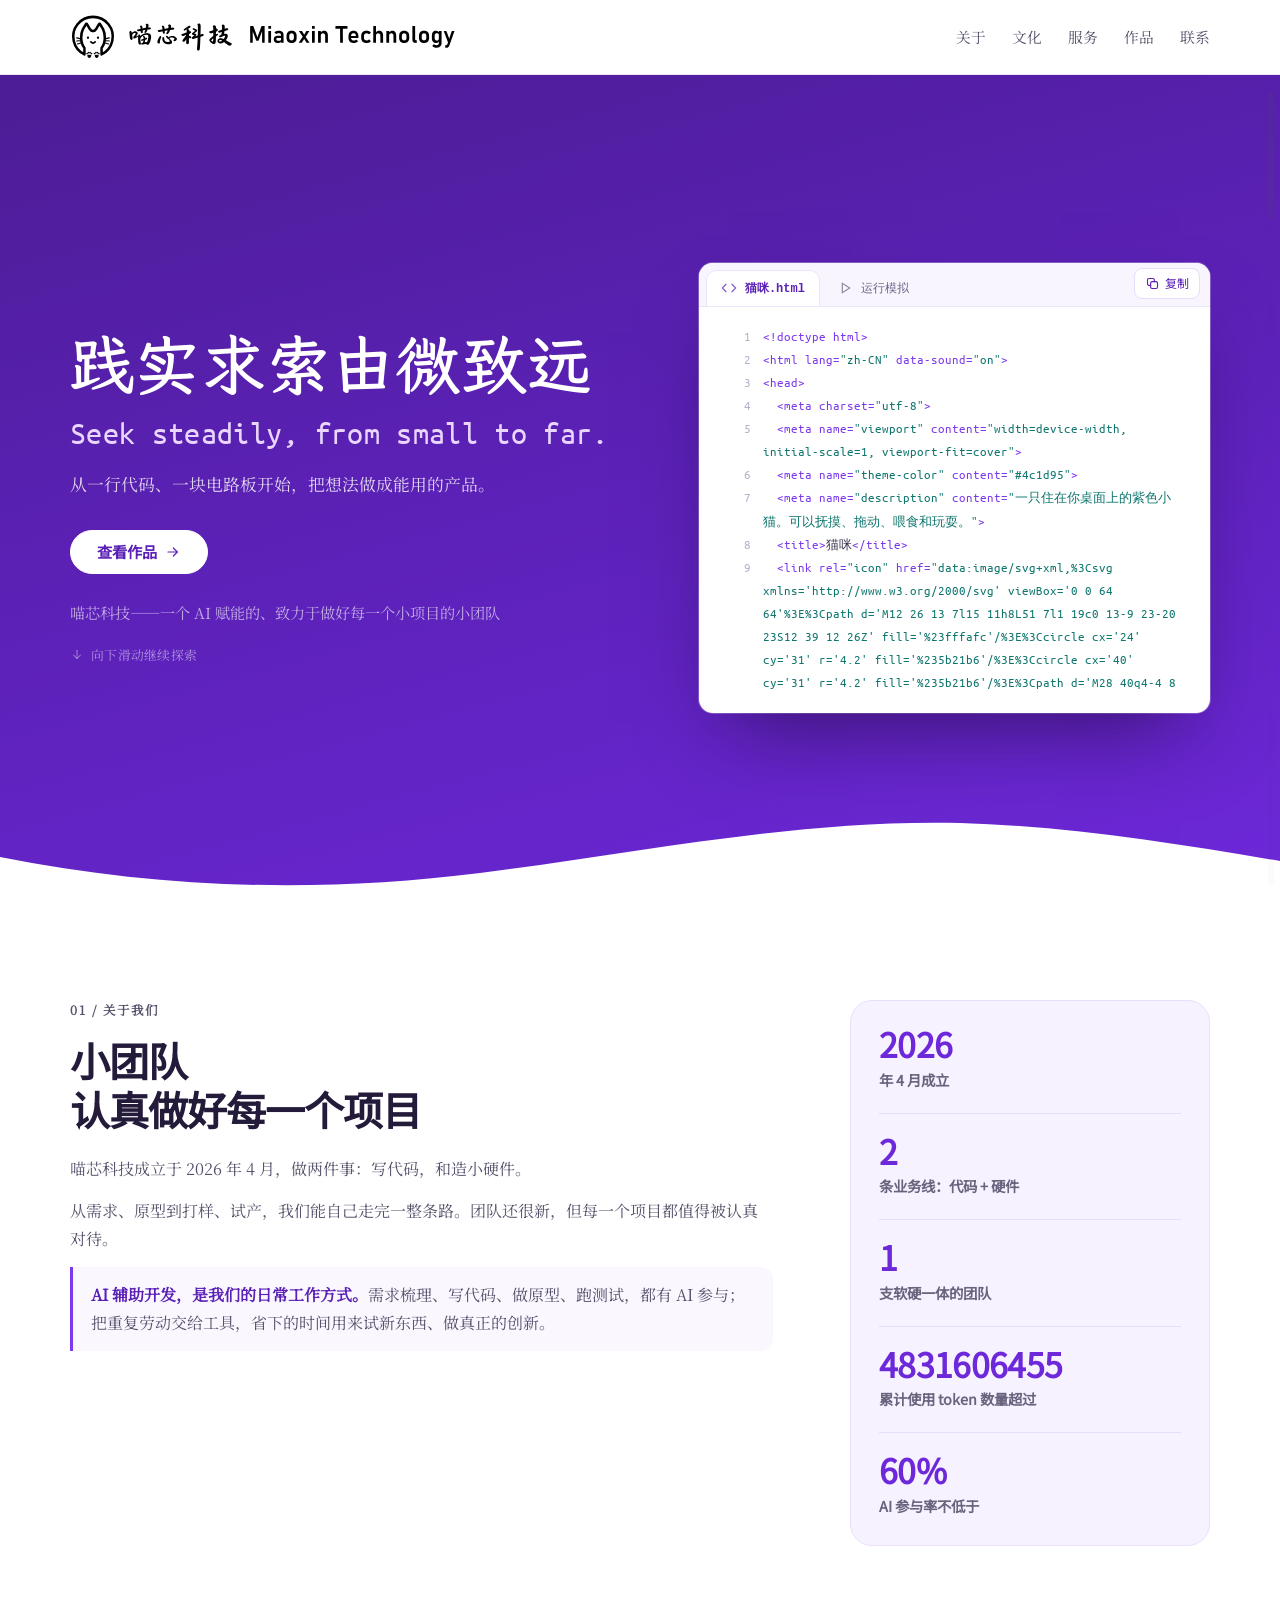
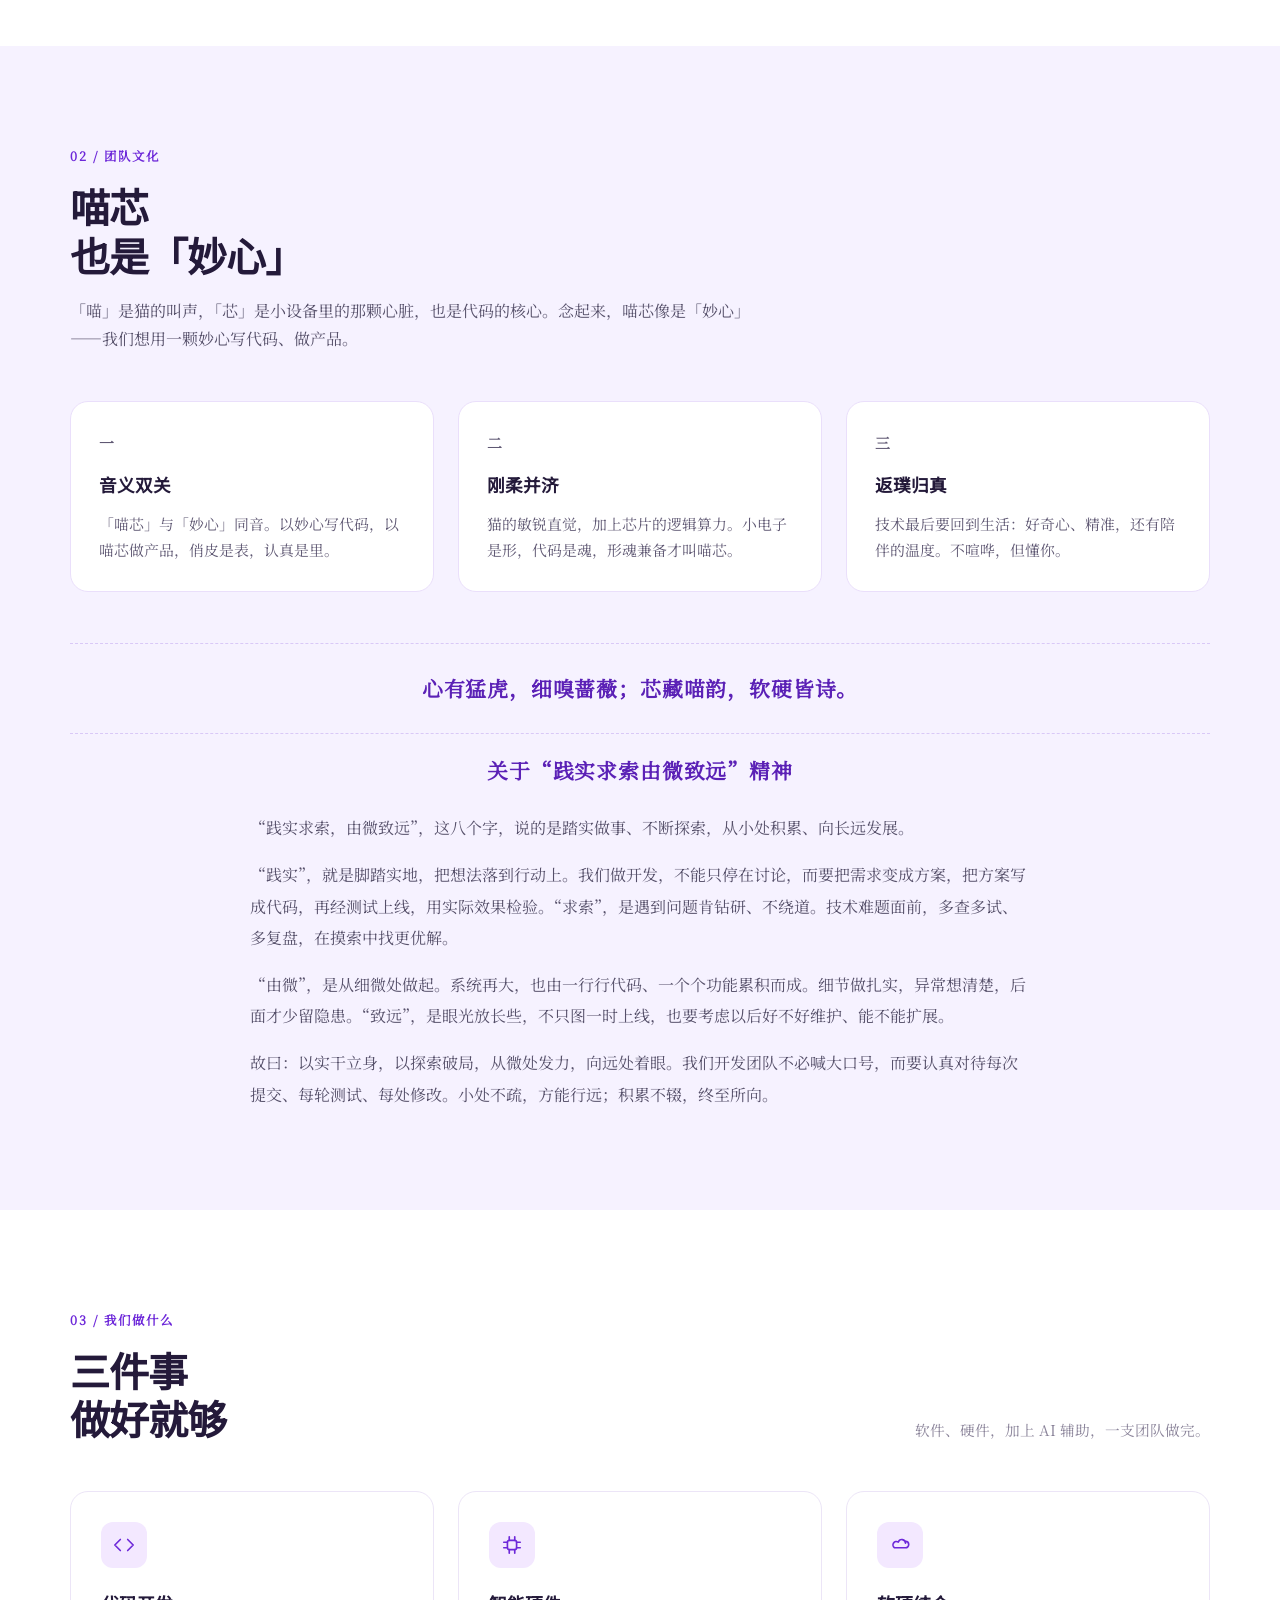
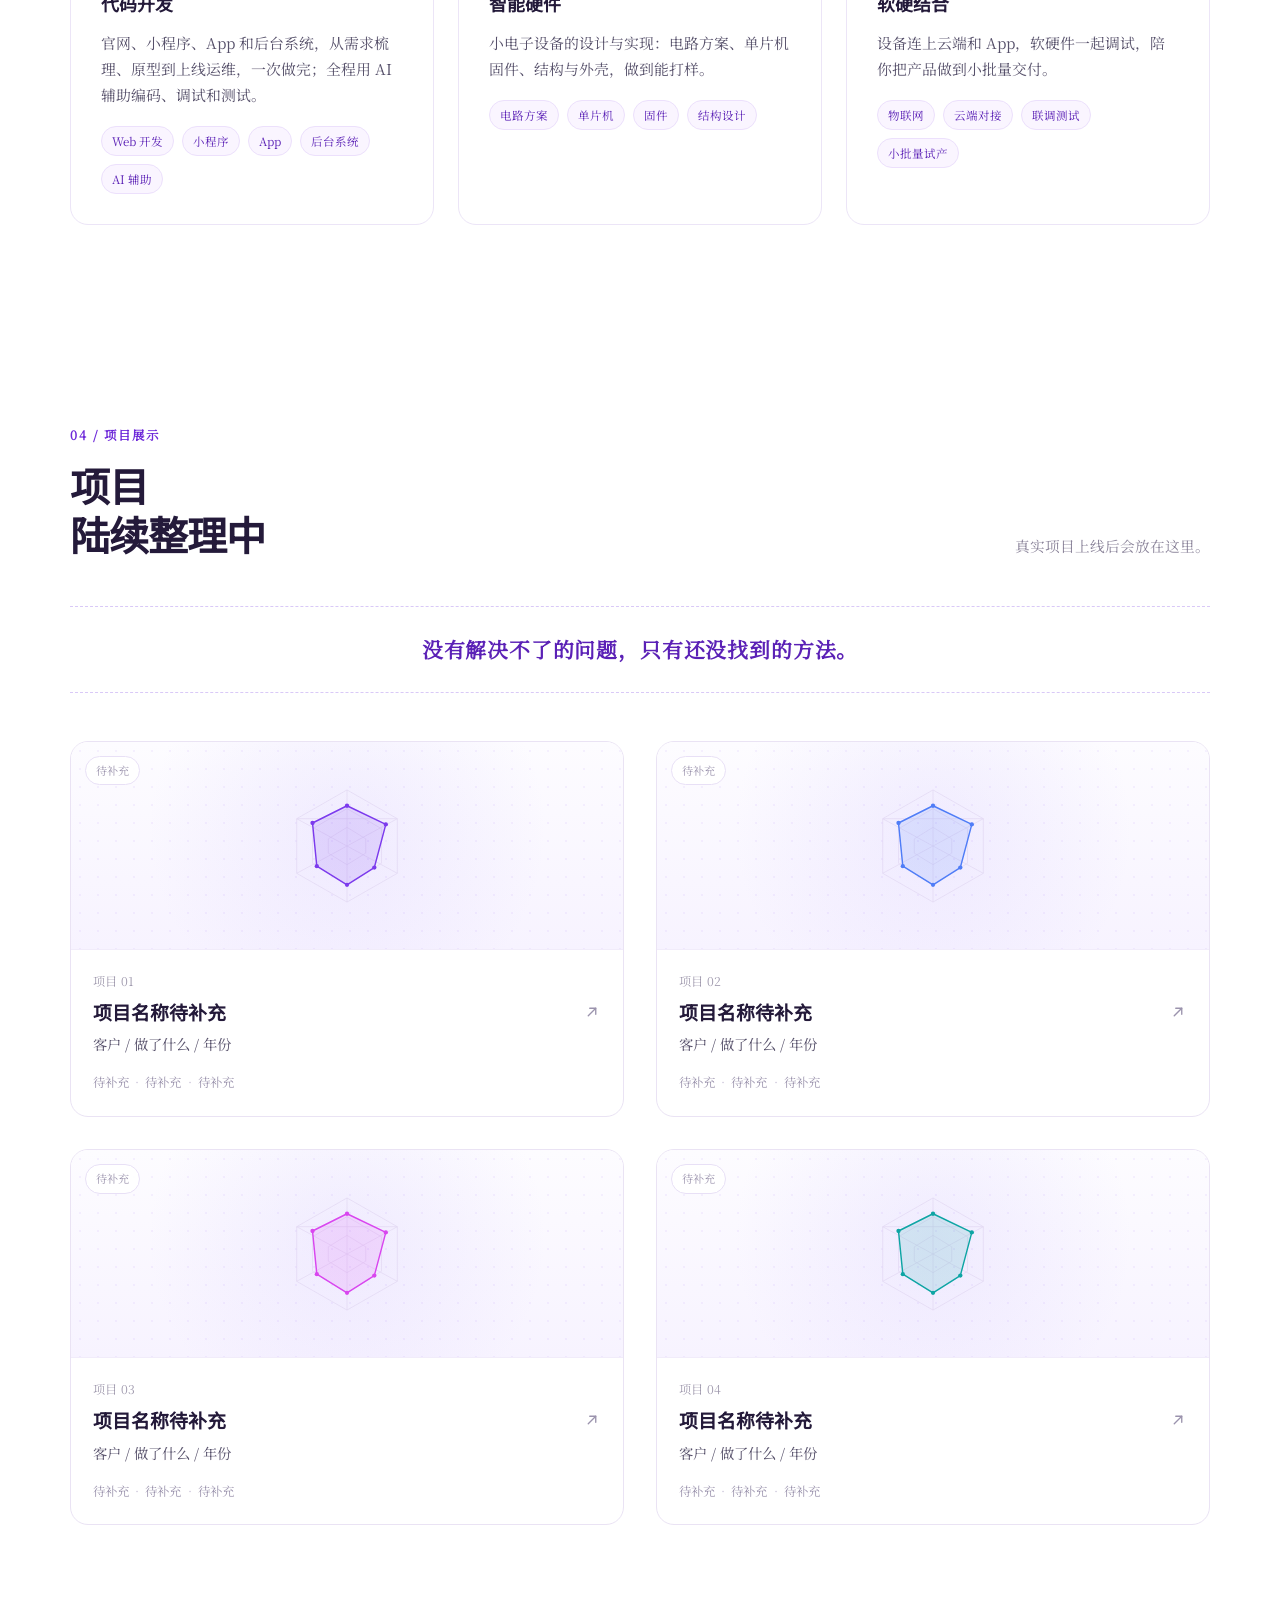
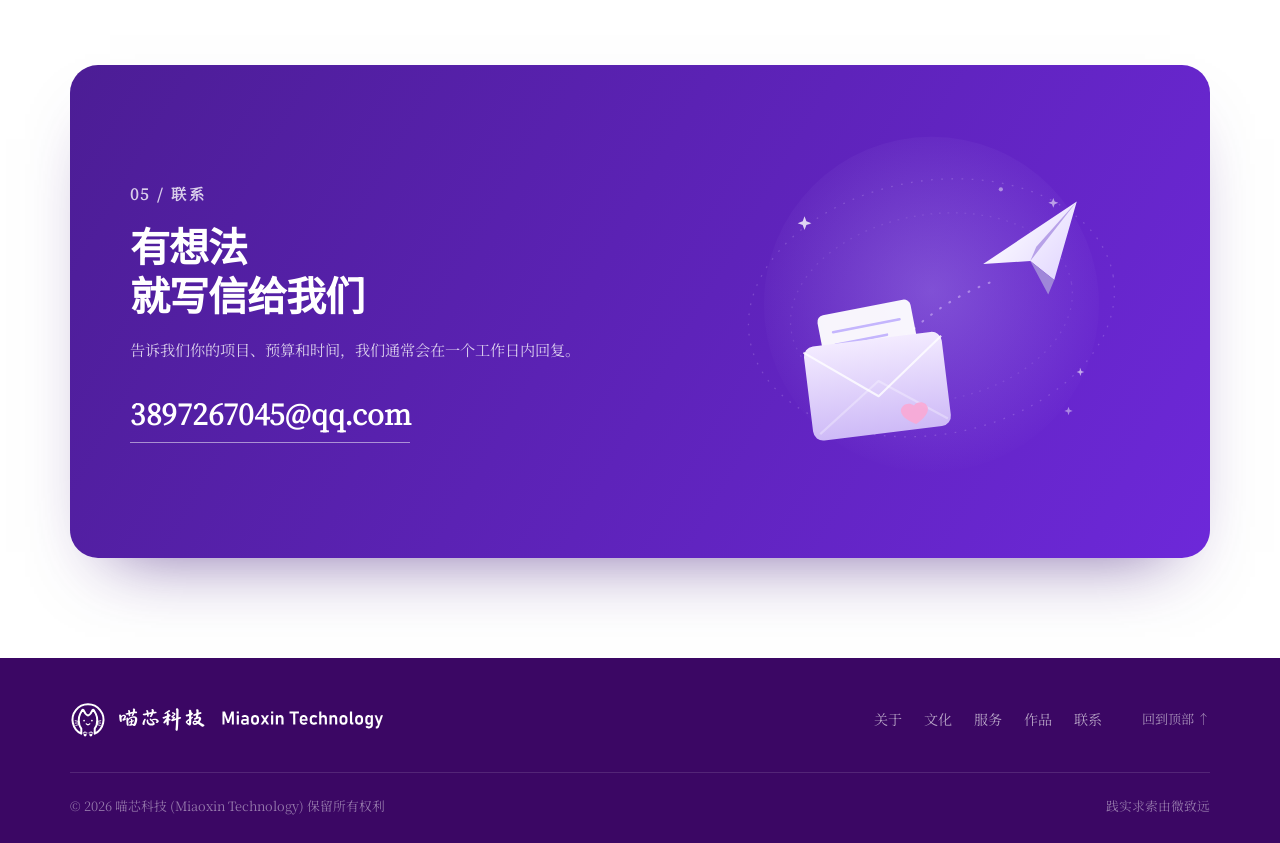
<file: index.html>
<!DOCTYPE html>
<html lang="zh-CN">
<head>
  <meta charset="UTF-8" />
  <meta name="viewport" content="width=device-width, initial-scale=1" />
  <title>喵芯科技</title>
  <meta name="description" content="喵芯科技官网" />
  <meta name="theme-color" content="#6d28d9" />
  <link rel="icon" type="image/svg+xml" href="[data-uri]" />
  <link rel="stylesheet" href="style.css" />
  <script>document.documentElement.classList.add('js');</script>
</head>
<body id="top">

  <!-- ===== 顶部导航 ===== -->
  <header class="site-header">
    <div class="wrap header-inner">
      <a class="logo" href="#top" aria-label="喵芯科技 MIAOXIN TECHNOLOGY 首页">
        
        <svg class="logo-cat" aria-hidden="true" focusable="false" xmlns="http://www.w3.org/2000/svg" viewBox="0 0 512 512">
  <g fill="none" stroke="#000000" stroke-width="28" stroke-linecap="round" stroke-linejoin="round">
    <path d="M 160.60 377.80 C 137.20 349.00 124.60 307.60 124.60 260.80 C 124.60 228.40 130.90 196.00 144.40 169.00 L 175.00 115.00 C 178.60 107.80 187.60 107.80 191.20 115.00 L 218.20 163.60 C 229.00 179.80 241.60 188.80 256.00 190.60 C 270.40 188.80 283.00 179.80 293.80 163.60 L 320.80 115.00 C 324.40 107.80 333.40 107.80 337.00 115.00 L 367.60 169.00 C 381.10 196.00 387.40 228.40 387.40 260.80 C 387.40 307.60 374.80 349.00 351.40 377.80 V 450.24 A 220 220 0 1 0 160.60 450.24 V 377.80 Z"/>
    <g transform="translate(256 250) scale(0.9) translate(-256 -250)">
      <path d="M 230 318 Q 256 346 282 318" stroke-width="22.2222"/>
      <g fill="#000000" stroke="none">
        <circle cx="194" cy="266" r="14"/>
        <circle cx="318" cy="266" r="14"/>
      </g>
    </g>
  </g>
  <g fill="#000000" stroke="none">
    <g transform="translate(215 462) scale(1.7)">
      <circle cx="-14" cy="-13" r="5.5"/><circle cx="-5" cy="-19" r="5.5"/><circle cx="5" cy="-19" r="5.5"/><circle cx="14" cy="-13" r="5.5"/>
      <path d="M -13 0 C -13 10 -6 16 0 16 C 6 16 13 10 13 0 C 13 -6 6 -7 0 -3 C -6 -7 -13 -6 -13 0 Z"/>
    </g>
    <g transform="translate(297 462) scale(1.7)">
      <circle cx="-14" cy="-13" r="5.5"/><circle cx="-5" cy="-19" r="5.5"/><circle cx="5" cy="-19" r="5.5"/><circle cx="14" cy="-13" r="5.5"/>
      <path d="M -13 0 C -13 10 -6 16 0 16 C 6 16 13 10 13 0 C 13 -6 6 -7 0 -3 C -6 -7 -13 -6 -13 0 Z"/>
    </g>
  </g>
  <g fill="none" stroke="#000000" stroke-width="12" stroke-linecap="round">
    <path d="M 128 280 Q 100 270 74 266"/>
    <path d="M 126 300 Q 96 296 74 300"/>
    <path d="M 128 320 Q 100 328 82 334"/>
    <path d="M 384 280 Q 412 270 438 266"/>
    <path d="M 386 300 Q 416 296 438 300"/>
    <path d="M 384 320 Q 412 328 430 334"/>
  </g>
</svg>
      
        
        <svg class="logo-cn" aria-hidden="true" focusable="false" xmlns="http://www.w3.org/2000/svg" viewBox="545 454 1814 518"
     preserveAspectRatio="xMidYMid meet">
  
  
  <g fill="#000000" stroke="none" fill-rule="nonzero"
     transform="translate(0 1448) scale(0.025 -0.025)">
    <path d="M70620 38799 c-347 -33 -701 -326 -832 -690 -19 -54 -23 -84 -23
-194 0 -113 3 -134 20 -161 37 -57 58 -89 86 -130 49 -72 89 -151 89 -178 0
-14 9 -48 20 -76 11 -28 20 -72 20 -98 0 -26 7 -78 15 -117 8 -38 20 -153 25
-255 6 -102 15 -237 20 -300 10 -117 18 -448 24 -1010 5 -437 -11 -2226 -24
-2620 -5 -179 -15 -599 -20 -935 -6 -335 -15 -727 -20 -870 -5 -143 -12 -348
-15 -455 -6 -187 -12 -220 -39 -220 -6 0 -28 -9 -49 -20 -20 -11 -44 -20 -53
-20 -9 0 -42 -11 -73 -24 -31 -13 -81 -32 -111 -44 -30 -11 -100 -36 -155 -57
-258 -94 -395 -146 -475 -178 -36 -14 -101 -40 -145 -58 -44 -17 -100 -39
-125 -49 -25 -10 -61 -24 -80 -31 -95 -34 -158 -59 -185 -73 -17 -9 -35 -16
-42 -16 -6 0 -24 -7 -40 -15 -42 -21 -130 -59 -198 -84 -33 -13 -73 -30 -90
-38 -16 -8 -65 -28 -107 -44 -43 -16 -89 -36 -103 -45 -26 -17 -55 -13 -54 8
0 7 55 56 121 108 66 52 141 114 168 138 49 44 66 58 197 157 43 33 105 82
138 110 33 27 92 76 131 108 156 125 319 288 369 367 24 39 75 180 75 208 0
30 -47 178 -66 209 -28 43 -92 122 -148 181 -52 55 -131 110 -258 182 -70 40
-389 161 -458 175 -19 3 -55 13 -80 20 -25 8 -85 22 -135 30 -49 9 -142 25
-205 37 -63 11 -146 24 -184 27 -81 7 -103 26 -72 60 11 12 23 21 27 21 21 0
249 159 424 295 79 61 139 108 236 181 30 23 86 68 126 100 117 97 193 158
223 179 37 27 255 209 355 298 252 223 551 562 580 657 4 14 14 34 21 45 8 11
14 25 14 33 0 7 9 33 20 58 17 37 21 65 21 175 0 94 -3 136 -13 152 -8 12 -22
44 -32 71 -45 119 -236 344 -396 466 -128 97 -167 126 -210 157 -44 32 -201
125 -324 193 -35 19 -70 40 -77 45 -17 12 -53 29 -341 164 -37 17 -86 38 -109
46 -23 9 -47 19 -53 23 -6 5 -42 21 -81 36 -38 15 -90 36 -115 46 -72 29 -122
47 -170 63 -25 8 -58 19 -75 25 -85 29 -144 47 -180 53 -22 3 -69 14 -105 24
-101 27 -321 17 -410 -19 -35 -14 -69 -31 -74 -36 -6 -6 -17 -10 -26 -10 -9 0
-50 -33 -91 -74 -58 -57 -86 -93 -119 -160 -43 -86 -44 -88 -44 -194 -1 -104
0 -109 36 -183 54 -109 161 -220 273 -283 17 -9 46 -26 65 -38 75 -45 506
-256 690 -338 84 -37 327 -155 385 -186 17 -9 68 -37 115 -62 127 -68 170 -99
170 -125 0 -17 -28 -47 -102 -109 -293 -244 -381 -317 -432 -358 -32 -25 -87
-70 -124 -100 -110 -92 -474 -369 -831 -634 -268 -199 -462 -355 -536 -430
-61 -61 -145 -166 -145 -180 0 -5 -8 -20 -19 -34 -64 -91 -83 -330 -36 -449
34 -84 72 -138 141 -201 91 -84 142 -117 285 -186 198 -96 359 -144 641 -191
43 -7 92 -18 110 -23 18 -6 69 -13 113 -17 44 -3 105 -12 135 -20 30 -7 84
-16 120 -20 66 -7 100 -25 100 -54 0 -16 -87 -103 -270 -270 -63 -58 -155
-144 -205 -192 -127 -123 -236 -223 -340 -315 -49 -43 -142 -126 -205 -184
-63 -58 -158 -143 -210 -189 -417 -370 -520 -531 -520 -811 0 -129 21 -216 76
-315 50 -89 238 -270 329 -317 82 -43 146 -73 210 -96 67 -26 78 -27 275 -26
163 0 212 4 241 16 20 9 56 19 80 23 44 6 282 77 329 97 14 6 54 18 90 28 36
10 79 23 95 29 87 32 244 84 275 90 19 5 51 15 70 23 66 29 145 58 159 58 8 0
32 9 55 19 23 11 68 29 101 42 33 12 81 30 107 40 26 11 55 19 65 19 10 0 27
6 38 14 11 7 36 17 55 21 19 4 53 16 75 25 22 10 56 23 75 30 19 6 62 22 95
35 168 63 270 101 370 137 61 22 139 51 175 65 36 13 81 28 100 33 19 6 85 28
145 51 61 23 139 50 174 60 35 10 69 23 76 29 19 16 74 30 91 23 14 -5 15 -39
10 -272 -4 -146 -11 -354 -16 -461 -5 -107 -14 -375 -20 -595 -6 -220 -15
-454 -20 -520 -5 -66 -14 -259 -20 -430 -6 -170 -15 -362 -20 -425 -5 -63 -14
-243 -20 -400 -5 -157 -14 -334 -20 -395 -6 -60 -18 -240 -26 -400 -8 -159
-19 -348 -24 -420 -5 -71 -14 -213 -20 -315 -17 -301 -50 -789 -80 -1185 -5
-71 -15 -195 -20 -275 -6 -80 -18 -217 -26 -305 -8 -88 -21 -251 -29 -362 -8
-112 -16 -207 -19 -211 -3 -5 -10 -78 -16 -163 -5 -85 -14 -183 -20 -219 -16
-106 -40 -384 -40 -468 0 -338 124 -656 348 -894 114 -120 252 -209 424 -270
55 -20 82 -23 213 -23 136 1 154 3 190 23 22 12 46 22 53 22 19 0 140 72 203
121 82 64 125 108 179 179 55 74 170 287 170 316 0 10 7 33 16 49 9 17 22 55
29 85 7 30 24 98 38 150 26 98 71 371 82 495 3 39 12 108 20 155 7 47 16 132
20 190 4 58 11 125 15 150 5 25 14 129 20 230 6 102 15 217 20 255 5 39 14
153 20 255 6 101 15 214 21 250 5 36 14 166 19 290 5 124 13 257 19 296 6 39
15 192 21 340 6 148 15 318 20 377 5 60 14 249 20 420 6 172 15 378 20 458 5
80 14 281 20 445 6 164 15 355 20 424 5 69 12 204 15 300 3 96 14 362 25 590
11 228 24 566 30 750 5 184 14 448 20 585 26 677 34 906 36 1082 1 117 7 199
13 212 7 11 24 24 39 27 15 4 47 14 72 24 25 9 61 23 80 29 19 7 64 24 100 37
36 13 101 36 145 50 44 14 94 32 110 39 55 25 160 64 190 71 17 4 39 13 50 20
11 8 28 14 38 14 17 0 73 20 157 57 19 8 55 21 80 28 25 7 70 23 100 35 30 12
73 28 95 36 22 8 51 20 65 28 14 7 39 16 55 20 17 4 44 13 60 21 17 7 57 24
90 35 33 12 78 30 100 40 22 10 65 28 95 41 48 20 111 53 175 92 95 57 212
177 259 267 70 133 86 191 86 316 0 90 -4 124 -20 164 -11 28 -20 57 -20 65 0
8 -21 45 -46 83 -120 174 -273 283 -489 348 -88 27 -251 22 -375 -10 -78 -20
-379 -119 -505 -165 -83 -30 -245 -84 -280 -93 -22 -6 -61 -19 -86 -29 -41
-16 -152 -51 -309 -96 -30 -8 -64 -16 -75 -17 -24 -1 -23 -32 -6 399 6 165 16
422 21 570 6 149 15 383 20 520 5 138 14 441 20 675 5 234 14 529 20 655 5
127 15 430 21 675 6 245 15 582 19 750 16 578 23 1796 11 1940 -21 261 -80
559 -135 685 -36 82 -112 235 -135 270 -85 133 -250 301 -380 387 -124 83
-281 156 -371 173 -19 4 -62 13 -95 20 -72 17 -177 22 -265 14z"/>
    <path d="M34782 38600 c-181 -33 -382 -141 -508 -272 -162 -169 -220 -284
-231 -455 l-6 -92 35 -33 c19 -18 67 -62 107 -98 57 -52 79 -80 108 -140 l36
-75 0 -205 c0 -120 -5 -232 -12 -270 -7 -36 -21 -123 -31 -195 -10 -71 -24
-157 -30 -190 -36 -186 -80 -394 -110 -510 -34 -134 -53 -210 -60 -249 -9 -44
-22 -56 -64 -56 -15 0 -74 -11 -130 -24 -193 -45 -244 -56 -267 -56 -13 0 -59
-9 -104 -19 -44 -11 -129 -29 -190 -41 -153 -30 -659 -139 -765 -165 -30 -7
-98 -22 -150 -34 -52 -11 -113 -25 -135 -30 -22 -6 -58 -14 -80 -20 -22 -5
-74 -17 -115 -26 -41 -9 -99 -23 -128 -32 -48 -15 -55 -15 -69 0 -8 8 -15 28
-15 44 1 15 -5 80 -13 143 -8 63 -19 165 -25 225 -10 119 -42 332 -59 405 -6
25 -11 62 -11 82 0 21 -8 59 -19 85 -10 26 -22 70 -26 98 -4 27 -13 62 -21 77
-8 15 -14 37 -14 48 0 12 -6 34 -14 48 -8 15 -34 69 -58 121 -98 215 -282 398
-503 501 -129 60 -233 83 -345 77 -286 -16 -528 -160 -637 -378 -52 -106 -74
-176 -76 -248 -1 -63 3 -72 114 -238 74 -110 142 -256 163 -353 47 -209 64
-306 76 -435 6 -60 17 -148 25 -195 7 -47 19 -159 25 -249 9 -140 8 -167 -4
-179 -7 -8 -54 -23 -102 -33 -49 -10 -129 -30 -179 -44 -49 -14 -101 -28 -115
-31 -85 -18 -523 -126 -605 -150 -27 -8 -131 -32 -230 -55 -160 -37 -194 -41
-310 -41 -99 -1 -139 3 -167 16 -47 20 -152 21 -208 1 -23 -8 -51 -15 -61 -15
-10 0 -57 -23 -105 -52 -181 -108 -291 -295 -281 -480 6 -129 38 -206 145
-351 74 -100 143 -165 257 -241 190 -126 336 -177 553 -193 102 -7 311 9 432
34 191 38 258 53 290 62 19 6 116 29 215 52 99 22 207 49 240 60 33 10 103 30
155 43 52 14 105 28 116 32 30 8 34 -2 39 -96 2 -45 9 -105 14 -133 6 -29 15
-104 20 -167 9 -108 28 -230 53 -345 49 -224 44 -208 95 -343 96 -253 295
-427 572 -497 136 -35 322 1 451 87 127 86 233 236 286 406 29 95 33 260 8
338 -12 38 -18 123 -25 374 -4 179 -13 361 -18 405 -17 136 -22 249 -13 263 9
14 282 101 316 102 10 0 39 7 65 15 85 27 185 54 311 85 153 37 271 69 283 77
5 3 34 9 65 13 32 4 86 15 122 24 36 9 110 25 165 37 55 11 127 28 160 36 33
9 89 19 125 23 36 4 81 15 102 25 20 10 43 15 52 12 20 -8 21 -50 2 -85 -8
-15 -24 -63 -36 -107 -12 -44 -30 -103 -41 -130 -10 -28 -19 -56 -19 -63 0 -7
-9 -29 -20 -49 -11 -21 -20 -44 -20 -51 0 -7 -9 -34 -19 -60 -10 -26 -29 -74
-41 -107 -12 -33 -28 -73 -35 -90 -27 -58 -88 -201 -120 -280 -18 -44 -50
-111 -70 -150 -62 -118 -71 -137 -113 -225 -53 -114 -82 -205 -82 -261 0 -52
36 -171 63 -209 9 -13 17 -29 17 -34 0 -22 88 -121 149 -166 115 -87 241 -122
361 -100 266 48 456 194 735 565 70 93 72 95 195 307 145 249 272 498 383 748
8 19 34 74 56 122 23 48 41 92 41 98 0 6 10 30 21 53 52 101 59 117 59 132 0
10 7 29 15 43 8 15 26 63 41 107 27 81 62 146 86 161 7 5 36 11 63 15 51 7
119 18 280 44 50 8 144 20 210 25 66 6 149 15 185 21 36 6 261 14 500 18 389
8 444 11 522 29 137 33 244 90 338 182 77 74 128 150 172 252 28 67 30 79 29
195 0 97 -4 131 -19 165 -11 24 -22 51 -25 60 -10 28 -75 127 -116 176 -58 70
-167 152 -278 209 -56 29 -111 53 -120 53 -10 0 -40 8 -68 19 -86 32 -209 46
-420 46 -225 0 -530 -20 -620 -40 -33 -8 -109 -17 -169 -21 -104 -7 -109 -6
-103 12 3 10 17 51 30 89 57 162 131 435 177 655 7 30 20 96 31 145 10 50 24
124 30 165 6 41 15 97 20 125 5 27 11 130 15 230 7 192 -5 341 -31 392 -8 15
-15 36 -15 46 0 10 -9 35 -20 57 -11 22 -20 43 -20 49 0 5 -19 42 -42 83 -79
140 -200 273 -345 380 -107 78 -280 163 -393 193 -76 20 -280 28 -358 15z"/>
    <path d="M50185 38043 c-251 -31 -524 -221 -634 -440 -77 -153 -90 -260 -45
-352 23 -45 36 -58 104 -97 79 -46 113 -82 161 -174 24 -44 24 -49 24 -320 0
-185 -4 -288 -12 -315 -7 -22 -17 -83 -23 -135 -17 -158 -70 -396 -136 -613
-19 -64 -43 -87 -89 -87 -16 0 -77 -12 -135 -25 -58 -14 -158 -34 -224 -45
-65 -11 -123 -23 -128 -26 -5 -3 -38 -10 -74 -15 -36 -5 -87 -15 -112 -23 -26
-8 -74 -19 -107 -25 -33 -7 -98 -21 -145 -31 -78 -18 -309 -69 -405 -89 -22
-5 -67 -16 -100 -24 -33 -8 -107 -24 -165 -36 -58 -12 -130 -28 -160 -36 -30
-7 -100 -23 -155 -35 -231 -51 -322 -72 -355 -82 -47 -16 -219 -44 -221 -37 0
2 -2 74 -5 159 -2 85 -11 196 -19 245 -8 50 -19 140 -25 200 -6 61 -17 132
-25 159 -8 27 -15 69 -15 92 0 24 -7 61 -15 81 -8 21 -21 70 -29 108 -34 162
-55 244 -81 310 -14 39 -29 81 -32 95 -3 14 -14 36 -24 49 -11 13 -19 30 -19
37 0 30 -131 233 -198 307 -50 55 -158 155 -210 194 -17 13 -79 48 -138 78
-337 170 -620 135 -849 -107 -100 -104 -153 -199 -171 -301 -26 -146 -23 -194
15 -262 19 -33 58 -89 87 -125 83 -103 142 -230 175 -380 6 -25 17 -65 24 -90
15 -45 37 -172 56 -310 5 -41 17 -113 25 -160 8 -47 19 -141 25 -210 5 -69 14
-144 19 -166 17 -75 24 -262 11 -278 -7 -8 -35 -17 -64 -21 -29 -4 -86 -15
-127 -26 -71 -18 -504 -116 -635 -144 -33 -7 -87 -20 -120 -29 -32 -9 -68 -16
-79 -16 -10 0 -42 -7 -70 -15 -43 -13 -201 -51 -396 -96 -25 -6 -67 -16 -95
-23 -136 -36 -439 -99 -585 -122 -125 -20 -256 -15 -315 11 -66 30 -230 24
-337 -13 -118 -41 -164 -66 -237 -130 -126 -110 -211 -287 -211 -439 0 -179
89 -364 249 -521 42 -41 96 -88 121 -105 25 -16 54 -38 65 -48 37 -33 219
-117 310 -143 152 -44 273 -59 420 -53 120 6 375 43 555 82 177 37 857 207
1140 284 63 18 174 47 245 66 72 19 162 43 202 54 55 14 76 16 86 7 10 -7 20
-59 31 -151 10 -77 22 -174 27 -215 6 -41 15 -118 20 -170 6 -52 17 -124 25
-160 7 -36 16 -85 20 -110 20 -142 103 -398 157 -485 86 -138 175 -226 291
-284 116 -58 222 -78 335 -62 86 12 172 43 251 90 56 33 168 143 205 201 39
61 85 152 85 168 0 7 8 29 19 50 20 41 34 156 31 271 -1 69 -15 163 -39 271
-5 25 -12 106 -16 180 -3 74 -10 173 -15 220 -5 47 -12 171 -15 276 l-6 190
25 12 c13 6 57 18 98 26 40 8 93 22 117 31 24 8 53 15 65 15 12 0 49 9 82 19
32 11 113 31 179 45 66 15 136 32 155 38 19 6 53 15 75 19 54 11 196 43 275
64 36 9 99 24 140 34 41 11 95 24 120 30 25 6 89 20 144 31 54 11 102 23 107
26 4 2 82 20 171 39 90 19 185 40 211 46 26 6 54 8 62 5 21 -8 19 -56 -5 -107
-11 -24 -20 -53 -20 -64 0 -11 -9 -38 -20 -60 -11 -22 -19 -46 -20 -52 0 -7
-9 -32 -20 -55 -10 -24 -31 -74 -46 -113 -14 -38 -33 -79 -40 -90 -8 -11 -14
-25 -14 -33 0 -13 -10 -36 -86 -200 -19 -40 -34 -75 -34 -79 0 -10 -208 -424
-240 -478 -17 -27 -33 -57 -37 -65 -4 -8 -33 -57 -65 -108 -32 -51 -58 -95
-58 -98 0 -2 -24 -41 -53 -87 -147 -227 -195 -344 -185 -454 6 -65 46 -203 58
-203 5 0 13 -15 19 -33 14 -41 95 -134 159 -180 126 -93 274 -141 413 -134 90
4 127 15 251 78 172 85 372 276 603 574 33 43 72 92 86 109 15 17 48 64 75
104 136 203 205 311 224 347 11 22 30 56 42 75 33 53 43 70 173 310 43 80 90
165 105 190 64 110 270 553 326 700 14 36 31 79 39 95 7 17 28 64 45 105 17
41 39 95 50 120 10 25 22 55 25 68 10 35 49 54 138 68 45 7 132 22 192 33 210
37 402 66 570 86 66 8 152 19 190 24 39 6 131 15 205 21 74 6 160 15 190 20
48 7 113 11 420 26 205 10 402 35 445 58 17 9 39 16 50 16 45 0 190 94 276
180 129 127 190 263 192 425 2 264 -194 516 -507 650 -206 88 -497 105 -931
55 -123 -14 -355 -47 -405 -58 -25 -6 -74 -13 -110 -17 -36 -4 -92 -13 -125
-20 -33 -7 -89 -16 -125 -20 -36 -4 -86 -14 -111 -22 -25 -8 -66 -13 -90 -11
-42 3 -44 4 -43 33 2 29 13 62 33 95 9 15 16 47 47 200 9 41 22 91 29 110 8
19 17 62 21 95 4 33 11 71 16 85 6 14 14 48 18 75 5 28 15 91 24 140 24 137
22 409 -4 510 -11 43 -20 89 -20 101 0 37 -95 239 -155 329 -101 152 -276 310
-432 388 -28 15 -54 31 -57 36 -4 5 -21 13 -39 16 -17 4 -36 11 -42 15 -25 18
-217 72 -304 85 -88 14 -233 17 -306 8z"/>
    <path d="M87288 37970 c-115 -24 -148 -35 -246 -86 -209 -109 -430 -349 -495
-537 -22 -63 -27 -95 -27 -174 0 -107 -1 -105 105 -268 28 -44 59 -93 69 -109
60 -96 96 -454 96 -948 0 -347 -30 -1074 -50 -1213 -6 -38 -11 -85 -13 -104
-1 -19 -9 -37 -17 -42 -25 -13 -102 -46 -160 -69 -30 -12 -71 -29 -90 -38 -19
-8 -55 -23 -80 -32 -41 -16 -103 -41 -285 -117 -33 -13 -103 -40 -155 -59 -52
-20 -99 -39 -105 -43 -5 -5 -23 -13 -40 -19 -58 -21 -161 -60 -305 -117 -171
-67 -252 -98 -300 -115 -19 -7 -48 -18 -65 -26 -85 -37 -291 -98 -375 -110
-130 -19 -248 -57 -357 -116 -152 -81 -255 -192 -323 -348 -31 -70 -33 -82
-33 -185 0 -116 19 -195 66 -275 109 -188 225 -284 444 -369 158 -61 376 -76
588 -41 127 20 237 48 303 76 18 8 40 14 50 14 9 0 80 22 157 49 276 96 403
139 565 190 91 29 176 57 190 63 14 6 43 16 65 23 22 7 65 23 95 34 47 18 56
19 69 6 13 -12 12 -24 -7 -93 -12 -44 -22 -96 -22 -117 0 -20 -7 -63 -15 -94
-8 -31 -22 -101 -30 -156 -36 -218 -44 -262 -59 -320 -9 -32 -16 -71 -16 -85
0 -14 -7 -53 -16 -85 -9 -33 -19 -82 -23 -110 -5 -27 -15 -79 -24 -115 -9 -36
-26 -110 -38 -165 -12 -55 -36 -163 -54 -240 -18 -77 -36 -163 -40 -192 -4
-29 -12 -56 -18 -62 -18 -14 -190 -101 -201 -101 -12 0 -270 -122 -316 -150
-8 -5 -42 -21 -75 -36 -33 -14 -96 -44 -140 -65 -43 -22 -83 -39 -88 -39 -11
0 -182 -85 -292 -145 -172 -94 -253 -157 -334 -260 -102 -128 -141 -235 -141
-385 0 -115 13 -160 98 -329 82 -164 260 -301 491 -377 91 -30 234 -33 326 -8
33 9 80 20 105 23 25 4 57 15 70 24 13 9 30 17 38 17 7 0 57 18 110 41 53 23
117 50 142 60 25 11 62 28 82 39 20 11 42 20 47 20 6 0 42 16 82 35 39 19 80
37 92 41 12 4 33 15 46 25 13 11 29 19 36 19 7 0 125 54 262 121 306 149 389
189 476 228 181 84 402 178 492 211 28 10 75 28 105 40 89 35 342 117 385 125
21 4 51 13 65 20 14 7 50 16 80 20 30 4 82 13 115 21 96 22 242 18 301 -7 120
-54 184 -139 184 -248 0 -66 -26 -209 -50 -276 -10 -27 -21 -61 -25 -75 -5
-22 -53 -141 -90 -225 -27 -61 -117 -242 -145 -290 -16 -27 -33 -59 -39 -70
-10 -21 -77 -138 -126 -219 -37 -60 -271 -412 -297 -446 -11 -14 -54 -70 -96
-125 -260 -340 -236 -322 -354 -275 -78 30 -117 47 -214 91 -23 11 -48 19 -55
19 -8 0 -24 7 -35 15 -20 13 -47 24 -146 60 -24 9 -52 20 -63 25 -38 17 -150
58 -175 63 -35 8 -148 46 -188 63 -18 8 -42 14 -53 14 -12 0 -33 6 -47 14 -15
8 -58 21 -97 31 -38 9 -106 25 -150 36 -44 11 -134 28 -200 39 -66 11 -147 24
-180 30 -33 5 -154 13 -270 16 -422 13 -669 -29 -1050 -179 -384 -152 -683
-403 -923 -778 -23 -36 -42 -69 -42 -74 0 -5 -6 -16 -14 -24 -8 -9 -26 -47
-40 -86 -15 -38 -33 -83 -41 -100 -21 -46 -54 -177 -78 -310 -17 -96 -21 -160
-21 -315 0 -205 13 -298 65 -454 33 -99 136 -302 206 -405 84 -122 82 -120
188 -235 307 -332 719 -560 1140 -632 118 -20 489 -31 558 -16 29 6 108 18
177 26 164 20 440 86 595 143 39 14 97 36 130 48 341 124 802 382 1280 715
116 81 138 85 192 37 21 -19 92 -74 158 -122 66 -49 152 -111 190 -140 39 -28
86 -62 105 -75 19 -13 40 -29 45 -35 6 -6 45 -38 88 -71 43 -32 113 -86 156
-119 136 -104 342 -258 451 -338 139 -101 164 -120 310 -234 69 -54 157 -121
195 -148 39 -27 102 -74 140 -105 69 -55 116 -90 219 -160 28 -19 78 -55 111
-80 77 -57 374 -255 530 -351 330 -206 668 -369 915 -442 312 -93 598 -72 887
64 69 32 283 168 283 179 0 3 30 31 66 61 36 30 89 82 116 117 52 65 98 129
98 137 0 3 15 28 33 57 30 48 61 110 111 220 9 20 16 43 16 52 0 9 9 53 21 97
27 105 24 331 -5 419 -84 249 -266 455 -385 436 -20 -3 -53 -8 -74 -12 -21 -3
-43 -2 -50 4 -6 5 -43 18 -82 27 -103 25 -403 177 -776 393 -51 30 -122 70
-158 89 -36 20 -70 39 -76 43 -5 4 -129 74 -275 155 -146 82 -398 222 -560
313 -162 91 -329 183 -370 205 -41 23 -96 53 -122 67 -25 14 -90 50 -145 82
-159 91 -244 139 -313 176 -36 19 -76 43 -89 53 -13 11 -27 19 -31 19 -5 0
-39 17 -77 38 -37 22 -102 57 -143 79 -41 22 -104 56 -140 75 -36 19 -82 41
-103 47 -26 9 -39 20 -43 38 -6 21 3 34 48 81 58 61 112 125 168 201 19 27 73
99 120 162 113 150 198 280 327 497 21 35 48 80 60 100 12 21 29 51 37 67 8
17 33 62 55 100 68 120 261 516 261 537 0 7 9 27 20 43 11 17 20 38 20 48 0
10 9 35 19 55 10 20 24 52 30 70 24 69 34 99 52 142 23 60 49 139 55 170 3 14
14 54 24 90 34 113 60 238 60 284 0 24 7 78 16 120 27 130 7 396 -41 574 -16
56 -39 117 -76 198 -11 23 -19 46 -19 51 0 6 -36 64 -79 130 -148 223 -357
406 -610 532 -138 69 -402 161 -462 161 -15 0 -40 5 -56 11 -44 17 -256 39
-388 39 -169 0 -468 -33 -635 -71 -25 -5 -66 -14 -92 -19 -25 -5 -60 -16 -77
-25 -17 -8 -48 -17 -69 -18 -35 -2 -37 -1 -36 28 1 17 6 44 12 60 6 17 21 64
33 105 11 41 29 102 39 135 10 33 21 78 25 100 4 22 10 44 13 50 4 5 15 44 24
85 9 41 26 113 36 160 52 224 81 360 87 410 3 30 12 84 20 120 16 75 43 243
55 345 5 39 16 103 24 143 9 40 16 86 16 101 0 44 47 75 166 112 35 11 86 29
112 41 26 11 137 51 247 89 110 37 238 82 285 99 47 18 130 47 185 65 55 19
154 55 220 81 66 25 143 52 170 60 28 7 109 34 180 59 72 25 164 57 205 71
132 45 315 129 384 178 90 62 182 145 229 204 46 59 70 100 123 217 17 37 34
134 34 194 0 53 -22 168 -38 197 -6 10 -20 39 -31 64 -10 25 -40 71 -65 103
-83 103 -294 251 -393 276 -21 5 -58 17 -82 26 -62 22 -327 22 -431 -1 -41 -9
-91 -20 -110 -24 -50 -10 -128 -34 -350 -106 -107 -35 -202 -64 -210 -64 -9 0
-20 -4 -25 -8 -6 -5 -57 -23 -115 -41 -58 -18 -121 -39 -140 -46 -19 -8 -73
-26 -120 -40 -47 -15 -101 -33 -120 -40 -132 -50 -170 -59 -185 -44 -11 11
-12 27 -5 79 17 126 34 630 35 1040 0 350 -3 432 -17 521 -10 59 -18 128 -18
154 0 42 -7 78 -48 240 -87 342 -347 633 -687 770 -144 58 -184 66 -445 89
-25 2 -84 -4 -132 -14z m-1578 -10600 c74 -12 158 -27 185 -35 28 -7 68 -18
90 -23 42 -10 81 -23 155 -52 25 -10 79 -30 120 -45 97 -35 165 -62 215 -85
22 -10 63 -28 90 -40 52 -23 81 -37 180 -90 75 -40 85 -48 85 -70 0 -34 -337
-289 -550 -417 -265 -158 -491 -248 -760 -304 -187 -38 -402 -13 -540 64 -176
98 -300 286 -300 457 0 110 60 251 163 385 102 132 203 196 392 247 131 35
282 37 475 8z"/>
    <path d="M81250 37440 c-80 -14 -260 -90 -362 -153 -107 -66 -307 -285 -332
-364 -4 -12 -13 -27 -21 -33 -8 -7 -15 -20 -15 -29 0 -9 -7 -29 -16 -46 -9
-16 -27 -65 -41 -107 -21 -66 -24 -92 -21 -165 4 -80 8 -94 42 -153 74 -125
112 -206 133 -280 28 -97 53 -338 64 -610 4 -118 13 -291 18 -385 15 -242 24
-967 13 -983 -5 -7 -46 -26 -92 -43 -46 -16 -88 -33 -94 -38 -6 -5 -22 -12
-36 -16 -26 -7 -69 -22 -215 -78 -49 -19 -124 -47 -165 -62 -41 -15 -109 -41
-150 -58 -109 -43 -155 -61 -250 -97 -91 -34 -93 -35 -273 -105 -65 -25 -125
-45 -133 -45 -7 0 -33 -9 -56 -19 -75 -34 -320 -109 -399 -122 -74 -12 -76
-12 -135 16 -261 126 -662 -110 -769 -452 -23 -75 -27 -103 -26 -208 1 -129
11 -169 75 -306 56 -118 223 -295 361 -383 127 -82 310 -146 470 -166 105 -14
297 -9 400 10 144 26 177 33 300 61 72 17 166 41 210 54 44 13 94 26 110 30
103 22 626 199 769 261 58 25 83 31 92 23 10 -8 13 -100 13 -412 1 -402 -12
-1338 -25 -1729 l-7 -207 -75 -58 c-42 -32 -99 -74 -128 -93 -56 -38 -132 -94
-275 -205 -50 -38 -106 -79 -123 -90 -18 -11 -50 -33 -70 -50 -154 -122 -454
-364 -566 -455 -74 -61 -187 -153 -250 -204 -383 -310 -886 -797 -1019 -986
-91 -130 -162 -263 -198 -368 -24 -70 -26 -91 -26 -237 0 -140 2 -168 21 -219
12 -33 22 -66 22 -74 0 -18 38 -99 62 -131 10 -13 18 -30 18 -38 0 -7 8 -26
18 -41 10 -15 38 -56 62 -92 211 -315 785 -906 1361 -1402 383 -331 910 -669
1198 -769 164 -57 251 -73 406 -72 119 0 165 4 225 21 130 35 210 76 404 208
91 62 273 284 348 424 19 36 39 74 46 85 6 11 20 43 32 70 12 28 30 68 41 91
10 23 19 47 19 53 0 7 9 33 19 59 33 81 70 219 92 342 6 30 17 78 25 106 8 29
19 101 25 160 5 60 14 125 19 144 5 19 16 145 25 279 9 135 18 248 21 253 3 4
9 160 14 345 5 186 14 444 20 573 5 129 14 532 20 895 15 1022 18 1112 34
1144 15 27 79 91 94 91 4 0 26 17 49 38 22 20 67 58 100 83 212 166 520 413
588 472 44 38 124 108 178 154 276 239 380 366 457 560 26 67 25 125 -3 193
-32 78 -69 129 -133 185 -69 59 -194 125 -237 125 -18 0 -48 5 -67 10 -91 26
-268 -47 -547 -226 -106 -68 -425 -284 -464 -314 -48 -36 -50 -18 -33 231 15
236 33 988 34 1447 l0 272 33 20 c17 11 106 58 197 104 157 80 375 201 486
269 176 109 339 258 429 392 112 170 141 271 133 475 -5 109 -9 134 -32 181
-14 31 -26 60 -26 64 0 11 -86 112 -139 163 -56 54 -99 83 -224 152 -92 50
-110 66 -335 294 -227 231 -359 381 -451 511 l-42 61 -4 124 c-6 180 -35 569
-45 610 -24 94 -40 150 -60 200 -32 83 -69 158 -80 165 -6 3 -10 13 -10 21 0
17 -23 50 -104 154 -82 103 -81 102 -171 174 -185 147 -389 244 -580 276 -62
10 -234 10 -295 0z m1370 -2437 c19 -27 72 -84 117 -129 46 -44 83 -86 83 -93
0 -6 -12 -16 -27 -22 -16 -6 -35 -16 -43 -24 -8 -7 -42 -18 -75 -23 -33 -6
-70 -13 -82 -17 -15 -5 -22 -2 -26 12 -5 15 -12 314 -8 336 3 20 31 2 61 -40z
m-1946 -6670 c-3 -93 -9 -260 -15 -373 -6 -113 -14 -293 -19 -400 -12 -263
-46 -634 -70 -765 -5 -27 -9 -80 -9 -117 -1 -37 -8 -87 -15 -110 -8 -24 -20
-72 -26 -108 -5 -36 -17 -83 -25 -105 -8 -22 -14 -48 -15 -58 0 -29 -46 -67
-80 -67 -17 0 -57 11 -89 24 -62 27 -288 147 -330 176 -14 10 -80 53 -146 96
-126 83 -330 247 -403 323 -105 111 -166 225 -133 246 5 3 13 20 16 37 4 18
15 44 25 58 9 14 30 45 46 70 86 134 395 477 554 615 30 27 93 84 140 129 47
45 119 108 160 141 133 107 263 218 338 287 39 37 78 68 86 68 12 0 14 -27 10
-167z"/>
    <path d="M64055 37190 c-125 -26 -213 -64 -362 -156 -101 -62 -333 -215 -431
-284 -23 -16 -45 -30 -48 -30 -3 0 -31 -17 -62 -39 -170 -115 -386 -259 -415
-276 -34 -20 -78 -49 -212 -143 -132 -91 -228 -157 -384 -262 -134 -91 -239
-164 -350 -245 -15 -11 -52 -37 -82 -57 -30 -21 -81 -58 -114 -82 -33 -25 -78
-57 -100 -73 -22 -15 -74 -52 -115 -82 -41 -31 -94 -69 -117 -86 -23 -16 -79
-57 -124 -90 -100 -73 -186 -134 -282 -200 -115 -80 -312 -242 -375 -310 -132
-141 -183 -250 -182 -393 1 -85 22 -160 68 -235 59 -98 99 -142 172 -192 96
-65 174 -89 289 -87 140 3 246 47 631 265 69 39 148 85 175 102 28 17 62 37
77 45 15 8 88 51 163 95 74 44 147 87 163 95 15 8 52 31 82 50 79 50 91 58
125 75 17 8 53 28 80 43 28 15 86 48 130 71 44 24 115 64 159 88 43 23 82 43
86 43 4 0 13 7 20 15 7 8 22 15 34 15 11 0 34 7 50 15 15 8 33 15 40 15 13 0
-20 -28 -94 -77 -67 -45 -183 -135 -229 -177 -63 -59 -201 -259 -201 -293 0
-10 -7 -28 -15 -40 -19 -28 -65 -166 -65 -196 0 -33 45 -122 87 -174 35 -43
38 -51 41 -122 7 -156 -17 -1172 -27 -1185 -6 -7 -62 -34 -124 -60 -61 -26
-125 -54 -142 -62 -16 -7 -57 -25 -90 -38 -33 -13 -114 -48 -180 -76 -66 -29
-163 -69 -215 -90 -52 -21 -169 -68 -260 -105 -91 -37 -199 -79 -240 -95 -70
-26 -178 -69 -535 -215 -132 -54 -201 -81 -321 -124 -28 -11 -59 -23 -70 -29
-10 -6 -62 -26 -114 -46 -52 -19 -142 -53 -199 -75 -101 -39 -196 -69 -315
-97 -58 -14 -59 -14 -121 16 -54 26 -72 30 -147 30 -249 0 -470 -174 -562
-442 -52 -150 -27 -354 62 -516 177 -317 518 -515 892 -515 198 -1 458 51 730
145 47 16 99 33 116 37 17 5 44 15 60 24 16 8 79 34 139 57 107 41 138 54 238
99 26 11 52 21 58 21 6 0 48 18 95 40 47 22 88 40 92 40 4 1 25 9 47 20 22 11
44 19 49 20 5 0 34 12 65 27 31 14 70 32 86 39 17 6 55 22 85 35 30 12 78 33
107 46 28 13 57 23 63 23 13 0 259 118 279 133 23 19 85 37 95 27 8 -8 -60
-155 -89 -190 -7 -8 -34 -52 -61 -98 -103 -175 -130 -219 -161 -265 -18 -27
-33 -49 -33 -51 0 -8 -128 -211 -181 -288 -29 -42 -323 -479 -334 -496 -5 -9
-36 -52 -67 -97 -31 -44 -66 -93 -78 -110 -11 -16 -60 -84 -108 -150 -48 -66
-103 -142 -122 -170 -19 -27 -53 -75 -77 -105 -40 -51 -225 -292 -311 -404
-20 -27 -73 -94 -117 -150 -44 -55 -88 -112 -97 -126 -9 -14 -24 -34 -35 -45
-18 -19 -137 -165 -494 -610 -202 -252 -257 -341 -315 -515 -27 -80 -25 -211
4 -323 13 -48 30 -100 38 -115 7 -15 14 -31 14 -35 0 -4 8 -20 18 -35 11 -15
32 -47 48 -72 87 -134 257 -270 417 -335 354 -144 646 -47 1038 344 160 161
342 362 477 529 84 105 288 350 441 531 53 62 106 127 118 144 12 17 26 33 31
36 4 3 21 23 36 44 30 39 50 47 59 23 3 -8 -1 -81 -9 -163 -8 -81 -19 -206
-24 -278 -18 -236 -50 -627 -70 -845 -11 -118 -24 -276 -30 -350 -5 -74 -15
-175 -21 -225 -6 -50 -9 -200 -7 -345 3 -216 6 -264 22 -315 69 -219 151 -369
258 -476 139 -136 247 -213 408 -287 111 -52 178 -65 330 -64 174 1 290 36
430 131 87 59 141 111 211 204 63 83 139 226 139 261 0 11 9 41 20 65 11 24
20 54 20 67 0 13 7 41 15 61 14 36 36 292 50 583 3 69 10 397 16 730 5 333 13
702 18 820 6 118 15 436 21 705 6 270 15 557 20 638 7 98 6 155 0 167 -16 30
5 33 44 8 19 -13 81 -59 138 -102 132 -102 347 -226 392 -226 6 0 27 -8 46
-19 44 -23 146 -41 231 -41 90 1 170 21 269 67 75 35 108 54 195 113 49 34
163 179 208 265 53 103 61 138 62 256 0 133 -14 177 -94 284 -75 101 -196 217
-301 288 -14 9 -59 41 -100 72 -119 86 -334 205 -447 246 -142 51 -364 78
-486 60 -42 -7 -82 -9 -87 -6 -13 8 -13 237 1 605 5 157 12 397 14 533 3 213
6 252 20 267 9 10 128 73 263 141 347 172 636 335 755 426 215 163 301 276
347 457 24 96 25 141 4 237 -39 175 -148 330 -299 427 -71 46 -195 112 -209
112 -17 0 -108 40 -216 94 -247 126 -465 316 -568 498 -186 324 -302 496 -419
619 -85 89 -271 234 -358 280 -87 45 -244 102 -290 105 -22 1 -43 3 -47 3 -5
1 -8 12 -8 25 0 21 12 31 81 63 45 21 127 61 183 90 55 28 202 103 326 166
560 285 688 356 945 525 261 173 374 300 435 491 39 125 41 220 6 312 -58 154
-145 270 -281 374 -73 56 -287 165 -325 165 -11 0 -34 7 -50 15 -34 18 -207
28 -265 15z m58 -3892 c29 -24 80 -61 115 -83 34 -22 65 -48 68 -58 7 -22 -10
-44 -39 -53 -45 -12 -153 -57 -172 -70 -48 -34 -85 2 -67 65 6 20 9 79 7 131
-2 52 -1 98 1 102 11 17 36 7 87 -34z m-1864 -4114 c-6 -27 -19 -58 -28 -69
-10 -11 -29 -38 -43 -60 -14 -22 -49 -65 -76 -95 -44 -48 -51 -52 -52 -32 0
40 61 141 127 210 7 7 13 17 13 22 0 12 61 82 67 77 2 -3 -1 -26 -8 -53z"/>
    <path d="M23361 33505 c-141 -32 -298 -132 -398 -253 -54 -65 -150 -251 -184
-357 -21 -62 -23 -90 -23 -250 0 -126 5 -206 16 -265 9 -47 19 -128 23 -180 3
-52 15 -180 25 -285 10 -104 21 -244 24 -310 3 -66 13 -171 21 -234 8 -63 15
-142 15 -175 0 -34 7 -110 15 -171 8 -60 20 -180 25 -265 6 -85 14 -173 20
-195 5 -22 14 -109 20 -193 6 -85 17 -197 25 -250 8 -53 15 -122 15 -152 0
-30 7 -98 14 -150 8 -52 20 -151 26 -220 6 -69 15 -141 20 -160 5 -19 14 -89
20 -155 6 -66 18 -137 26 -158 8 -20 14 -59 14 -85 0 -26 7 -73 15 -104 8 -30
19 -91 24 -135 5 -43 15 -91 20 -106 6 -15 15 -58 21 -95 6 -37 17 -87 24
-112 8 -25 24 -79 36 -120 33 -108 60 -191 75 -225 75 -167 132 -271 189 -342
22 -28 55 -71 71 -94 96 -133 345 -290 513 -323 103 -20 157 -20 251 0 199 41
405 200 506 390 14 26 29 52 34 58 15 18 58 137 75 204 20 80 20 202 1 351
-27 209 -55 405 -65 456 -6 28 -17 124 -25 214 -8 90 -19 180 -25 200 -5 20
-12 81 -16 136 -3 55 -12 128 -20 162 -7 34 -18 131 -24 215 -5 84 -14 187
-20 228 -12 91 -29 356 -37 580 -4 125 -2 194 11 285 15 106 27 151 81 295 11
30 70 143 93 176 82 125 190 254 287 343 129 117 335 254 510 337 110 53 362
141 465 163 30 7 82 19 115 26 33 8 110 18 171 24 258 21 465 -47 560 -185 38
-54 39 -60 43 -152 3 -104 -25 -253 -61 -322 -10 -19 -18 -41 -18 -48 0 -21
-71 -166 -145 -297 -38 -66 -77 -136 -87 -155 -27 -49 -94 -155 -153 -242 -27
-40 -53 -80 -58 -88 -9 -19 -58 -83 -402 -534 -22 -29 -79 -97 -126 -152 -83
-96 -199 -232 -287 -338 -42 -49 -167 -215 -187 -247 -5 -9 -22 -34 -36 -55
-35 -53 -73 -128 -98 -194 -32 -83 -30 -225 4 -315 43 -112 109 -217 185 -294
89 -89 290 -192 415 -212 96 -16 292 -5 392 22 166 44 219 61 261 80 23 10 47
19 53 19 6 0 25 6 42 14 120 53 150 66 157 66 5 0 60 25 124 55 63 30 119 55
123 55 4 0 105 49 223 108 206 104 362 193 480 273 30 20 115 77 189 125 74
49 150 100 170 113 20 13 50 36 67 50 17 14 57 44 89 66 123 84 251 224 299
326 22 47 26 70 26 146 0 79 -3 96 -26 137 -15 26 -49 70 -77 97 -111 109
-267 113 -484 12 -39 -18 -75 -33 -80 -33 -7 0 -134 -63 -271 -134 -51 -26
-100 -48 -202 -91 -125 -53 -155 -66 -170 -76 -33 -20 -64 -29 -108 -32 -37
-2 -47 2 -50 15 -2 12 8 22 32 32 20 8 36 20 36 26 0 6 53 68 118 138 65 70
158 177 206 237 48 61 101 126 117 145 28 34 47 59 141 186 78 105 252 375
303 469 99 184 158 311 192 415 8 25 21 59 29 77 8 17 14 37 14 45 0 7 9 40
19 73 47 145 62 343 36 475 -70 350 -288 655 -640 896 -55 37 -277 146 -349
171 -173 60 -344 97 -516 113 -199 19 -369 23 -464 11 -276 -37 -493 -93 -831
-215 -210 -76 -478 -213 -685 -350 -189 -126 -209 -143 -382 -313 -167 -164
-172 -165 -182 -35 -4 48 -12 106 -18 127 -5 22 -16 69 -23 105 -14 76 -51
201 -71 247 -8 17 -14 36 -14 42 0 20 -62 126 -115 196 -124 165 -232 255
-413 341 l-93 44 -137 5 c-99 4 -155 1 -201 -10z"/>
    <path d="M34675 32075 c-288 -26 -441 -47 -635 -85 -52 -10 -115 -22 -140 -25
-25 -4 -52 -11 -61 -16 -9 -4 -47 -15 -85 -23 -279 -63 -724 -199 -1049 -321
-38 -15 -81 -30 -95 -35 -14 -5 -74 -29 -135 -55 -60 -25 -132 -55 -160 -65
-27 -10 -78 -32 -113 -49 -34 -17 -65 -31 -68 -31 -7 0 -428 -210 -474 -237
-19 -11 -69 -40 -110 -63 -110 -63 -232 -139 -373 -233 -130 -87 -169 -116
-300 -220 -43 -34 -97 -75 -120 -92 -63 -45 -403 -382 -482 -478 -107 -130
-124 -128 -108 13 16 145 -1 445 -32 540 -44 136 -113 249 -203 331 -103 94
-185 137 -319 169 -89 21 -95 21 -180 5 -323 -59 -523 -321 -584 -760 -5 -38
-17 -99 -25 -135 -16 -65 -25 -239 -39 -765 -4 -132 -9 -243 -11 -247 -9 -15
-4 -1070 6 -1313 5 -137 14 -389 20 -560 5 -170 14 -353 20 -405 5 -52 14
-185 20 -295 5 -110 14 -226 19 -257 6 -32 15 -131 21 -220 6 -90 15 -183 20
-208 5 -25 14 -90 19 -145 11 -107 25 -204 72 -467 16 -91 69 -269 129 -433
25 -69 104 -232 146 -302 30 -50 115 -163 172 -228 51 -59 187 -162 277 -209
136 -73 321 -105 465 -82 100 17 228 78 303 146 90 82 141 159 212 325 39 92
40 406 1 480 -9 17 -16 42 -16 58 0 15 -9 53 -20 84 -11 32 -20 69 -20 84 0
15 -7 46 -16 70 -8 24 -20 71 -25 104 -6 33 -17 79 -25 103 -7 23 -14 64 -14
90 0 26 -9 83 -20 127 -11 44 -20 92 -20 107 0 14 -7 53 -15 85 -8 32 -19 94
-24 138 -14 118 -39 298 -56 400 -9 50 -22 162 -30 250 -19 217 -31 349 -51
545 -9 91 -18 284 -21 430 -4 223 -3 280 12 360 9 52 21 127 25 165 11 102 57
273 99 370 21 48 64 141 72 155 4 8 24 47 44 85 52 101 179 288 254 375 104
120 307 318 456 444 152 129 455 342 562 396 23 12 58 32 77 45 62 42 656 333
714 350 13 4 55 22 92 41 38 19 75 34 82 34 8 0 23 7 34 15 12 8 63 28 115 45
52 17 108 37 126 45 17 8 39 15 48 15 9 0 37 9 63 19 79 32 321 102 375 108
29 3 63 11 77 18 14 7 45 16 70 20 25 3 65 13 90 20 25 8 74 17 110 21 36 3
76 11 90 16 29 12 212 42 380 63 134 17 448 19 570 5 100 -12 234 -44 297 -71
89 -38 216 -119 271 -172 28 -26 112 -133 112 -142 0 -3 8 -17 17 -32 19 -29
63 -132 63 -148 0 -5 7 -23 15 -39 8 -16 18 -47 21 -70 3 -22 14 -70 24 -106
48 -168 62 -522 35 -895 -9 -132 -23 -276 -31 -320 -7 -44 -18 -133 -24 -197
-5 -64 -14 -128 -20 -142 -5 -14 -12 -56 -15 -93 -5 -60 -15 -126 -54 -348
-30 -167 -62 -320 -92 -430 -11 -38 -19 -78 -19 -88 0 -22 -20 -96 -100 -382
-45 -159 -113 -365 -203 -615 -65 -181 -69 -192 -84 -220 -7 -14 -13 -31 -13
-39 0 -7 -18 -57 -41 -110 -23 -53 -61 -143 -86 -201 -108 -253 -194 -400
-233 -400 -10 0 -42 19 -72 43 -108 87 -159 119 -250 156 -200 81 -271 77
-703 -34 -33 -8 -114 -29 -180 -46 -66 -16 -142 -37 -169 -45 -26 -8 -59 -14
-72 -14 -12 0 -26 -4 -29 -10 -3 -5 -15 -10 -26 -10 -25 0 -26 46 -1 80 9 14
22 39 28 55 7 17 22 55 34 85 28 69 70 193 100 290 12 41 31 99 41 128 11 30
19 65 19 78 0 14 7 41 15 61 8 20 19 59 24 87 5 28 15 78 24 111 33 136 74
336 88 440 5 39 17 104 25 145 30 146 18 129 139 188 172 84 211 102 224 102
7 0 29 9 49 19 20 11 62 29 92 42 112 46 364 168 470 227 140 78 209 134 289
230 89 107 121 185 121 291 0 111 -37 191 -131 284 -38 37 -74 67 -80 67 -6 0
-23 8 -37 18 -41 28 -170 62 -237 62 -118 1 -527 -118 -776 -226 -72 -31 -93
-24 -85 25 22 125 14 301 -19 451 -8 36 -21 97 -29 135 -8 39 -22 84 -30 100
-9 17 -16 38 -16 48 0 10 -9 35 -19 55 -11 20 -24 48 -30 62 -6 14 -22 43 -36
65 -14 22 -28 47 -32 55 -17 39 -118 164 -182 225 -149 144 -368 261 -531 287
-97 15 -260 7 -293 -15 -14 -9 -34 -17 -43 -17 -36 0 -152 -76 -220 -144 -93
-94 -134 -167 -141 -255 -3 -40 -1 -82 6 -102 16 -50 72 -103 147 -141 79 -40
188 -149 227 -230 56 -114 103 -421 112 -738 4 -107 8 -197 11 -201 8 -14 -38
-58 -74 -69 -20 -6 -57 -19 -82 -29 -25 -10 -70 -28 -100 -39 -30 -11 -136
-53 -235 -92 -99 -40 -198 -79 -220 -86 -22 -8 -48 -18 -57 -24 -21 -12 -178
-73 -243 -94 -27 -9 -88 -32 -135 -50 -47 -18 -123 -48 -170 -66 -47 -18 -130
-55 -185 -83 -81 -41 -116 -67 -180 -132 -65 -65 -85 -92 -103 -140 -31 -88
-37 -160 -17 -215 9 -25 20 -59 25 -75 29 -92 202 -237 331 -275 71 -21 209
-26 284 -11 132 28 408 105 475 133 14 6 41 14 60 18 19 5 58 17 85 28 59 24
225 80 275 92 19 5 49 16 67 25 18 9 48 19 68 22 33 5 35 4 35 -23 0 -16 -8
-69 -19 -119 -11 -49 -25 -115 -30 -145 -33 -173 -43 -217 -51 -235 -5 -11
-14 -42 -20 -70 -6 -27 -17 -68 -24 -90 -7 -22 -24 -74 -36 -115 -13 -41 -29
-91 -36 -110 -7 -19 -18 -51 -23 -70 -15 -52 -89 -260 -105 -295 -27 -58 -49
-111 -78 -190 -35 -95 -64 -129 -138 -163 -46 -20 -432 -144 -575 -184 -22 -6
-51 -19 -64 -30 -13 -10 -28 -18 -34 -18 -27 0 -197 -110 -247 -160 -101 -101
-155 -255 -130 -368 24 -110 85 -230 169 -329 40 -49 148 -127 231 -167 138
-66 382 -71 655 -11 174 38 305 68 350 80 28 8 86 21 130 30 44 9 118 24 165
35 47 10 128 28 180 39 52 12 145 32 205 46 61 14 162 36 225 50 63 13 158 35
210 48 103 27 208 51 395 92 66 14 138 30 160 36 99 26 97 27 288 -143 330
-294 597 -456 834 -508 200 -43 368 -19 568 82 241 121 415 272 629 548 95
123 166 224 210 298 17 30 38 64 46 77 79 123 204 370 308 605 34 79 49 114
70 170 12 30 38 96 57 145 20 50 41 106 47 125 5 19 14 40 18 45 4 6 13 28 20
50 7 22 16 45 20 50 4 6 14 33 23 60 8 28 25 75 37 105 12 30 30 82 40 115 10
33 23 74 29 90 13 39 43 131 69 220 12 39 31 98 42 133 11 34 20 69 20 78 0 8
9 43 20 77 38 120 60 201 60 225 0 14 9 55 19 91 28 96 41 148 55 221 7 36 20
97 29 135 30 132 56 260 77 380 11 66 29 169 40 229 11 59 20 124 20 143 0 20
9 92 19 162 20 127 33 277 52 601 11 195 6 649 -10 750 -5 36 -14 101 -19 145
-5 44 -16 103 -25 130 -8 28 -34 109 -57 180 -22 72 -49 148 -59 170 -114 243
-144 293 -270 460 -149 197 -310 340 -581 516 -315 205 -732 373 -1060 428
-326 55 -703 73 -995 46z"/>
    <path d="M48480 30273 c-187 -33 -348 -152 -439 -324 l-44 -84 0 -131 c0 -102
4 -139 18 -170 83 -187 102 -219 218 -379 32 -44 68 -96 81 -115 13 -19 50
-67 82 -106 32 -39 93 -113 134 -164 267 -331 437 -497 665 -646 177 -116 282
-157 394 -154 42 2 81 2 87 1 11 -1 226 -233 330 -356 48 -56 130 -162 164
-211 8 -12 41 -59 73 -105 32 -45 65 -94 73 -108 8 -14 33 -57 55 -96 51 -89
135 -262 144 -295 3 -14 14 -45 25 -70 42 -102 62 -201 63 -304 1 -90 -2 -107
-26 -152 -75 -146 -271 -230 -695 -295 -113 -17 -201 -22 -496 -26 -241 -4
-393 -2 -465 6 -246 27 -493 75 -631 123 -30 11 -80 27 -110 37 -75 25 -187
77 -335 155 -52 27 -167 106 -235 161 -282 226 -501 544 -616 895 -13 41 -31
104 -39 140 -7 36 -18 83 -24 105 -30 122 -42 192 -51 305 -6 69 -14 132 -17
140 -3 8 -9 175 -13 370 -7 336 -8 357 -29 395 -11 22 -21 47 -21 56 0 24 -92
160 -156 228 -53 57 -182 163 -231 189 -11 7 -60 26 -108 43 -80 29 -93 31
-188 27 -62 -3 -116 -11 -137 -20 -19 -9 -46 -21 -60 -27 -25 -11 -46 -25
-111 -70 -80 -56 -182 -211 -218 -331 -10 -36 -32 -128 -47 -205 -28 -139 -28
-142 -27 -530 0 -240 5 -417 12 -460 6 -38 18 -124 26 -190 8 -66 22 -145 30
-175 8 -30 15 -68 15 -85 0 -16 7 -43 15 -59 8 -16 18 -47 21 -70 4 -22 15
-58 25 -78 11 -21 19 -47 19 -59 0 -11 6 -35 14 -52 8 -18 21 -52 29 -77 25
-77 39 -114 57 -155 10 -22 28 -65 40 -95 31 -74 144 -305 175 -355 13 -22 42
-71 65 -110 87 -150 146 -235 255 -370 209 -257 585 -606 785 -728 25 -15 81
-50 125 -79 95 -60 399 -218 470 -244 28 -9 55 -21 60 -25 6 -4 53 -24 105
-44 424 -166 784 -242 1355 -286 281 -22 895 5 1175 51 63 11 160 26 215 35
320 49 662 154 910 280 176 89 211 111 353 224 133 105 262 273 309 401 68
187 67 181 67 390 0 204 -13 288 -65 438 -11 30 -19 62 -19 73 0 10 -9 36 -20
56 -11 21 -20 44 -20 51 0 7 -9 30 -19 50 -11 20 -41 82 -67 137 -26 55 -63
124 -81 153 -18 29 -33 55 -33 58 0 3 -51 83 -114 177 -250 375 -461 631 -806
978 -197 199 -422 408 -509 474 -29 22 -76 58 -104 81 -29 22 -65 49 -80 58
-15 10 -27 24 -27 32 0 7 26 25 58 40 31 14 64 30 72 35 34 19 139 69 200 94
36 15 70 31 76 36 6 5 31 15 55 23 24 8 69 24 99 36 30 12 107 37 170 56 63
19 142 43 175 54 33 11 75 20 93 20 18 0 46 7 62 15 16 8 58 18 92 22 35 3 72
12 83 19 11 8 38 14 60 14 22 0 81 7 130 15 127 22 510 22 625 1 47 -9 104
-16 128 -16 23 0 68 -9 99 -20 32 -11 67 -20 79 -20 12 0 46 -7 75 -16 90 -27
233 -74 254 -84 11 -5 52 -21 90 -36 247 -95 478 -244 630 -407 91 -97 110
-123 154 -210 32 -64 36 -80 36 -147 -1 -84 -22 -142 -88 -242 -48 -71 -212
-229 -377 -362 -158 -128 -200 -171 -246 -258 -51 -98 -57 -171 -19 -253 58
-127 168 -232 372 -353 28 -17 69 -36 92 -42 22 -6 43 -15 46 -19 3 -5 27 -14
53 -20 26 -6 72 -18 102 -26 90 -25 341 -23 460 4 52 12 109 27 125 33 87 30
118 43 205 85 86 42 120 62 245 142 177 113 403 329 499 475 65 99 176 321
176 353 0 13 7 40 16 61 22 52 48 222 49 317 0 113 -21 206 -94 415 -19 53
-111 223 -151 280 -11 16 -20 31 -20 34 0 17 -130 173 -245 295 -218 231 -519
458 -810 611 -66 35 -127 68 -135 75 -8 6 -64 33 -125 59 -60 26 -119 51 -130
56 -41 18 -152 59 -220 80 -38 13 -92 31 -120 41 -27 10 -68 21 -90 25 -22 4
-49 11 -60 17 -11 6 -47 16 -80 23 -33 7 -91 20 -130 28 -168 37 -230 47 -395
62 -321 31 -798 12 -1021 -41 -35 -8 -77 -15 -93 -15 -16 0 -52 -7 -80 -15
-28 -8 -82 -21 -121 -29 -162 -33 -232 -53 -445 -123 -170 -56 -402 -143 -500
-188 -41 -19 -109 -49 -150 -66 -73 -31 -327 -158 -485 -243 -44 -24 -92 -55
-107 -69 -15 -15 -36 -27 -47 -27 -21 0 -51 25 -51 42 0 5 -53 69 -117 141
-65 73 -147 166 -183 207 -102 118 -317 335 -405 410 -94 79 -218 157 -266
166 -19 4 -46 13 -61 20 -25 13 -113 17 -168 7z"/>
    <path d="M44050 30041 c-47 -11 -121 -46 -175 -82 -44 -30 -205 -194 -234
-239 -8 -14 -39 -56 -67 -95 -28 -38 -64 -92 -79 -120 -16 -27 -43 -68 -60
-90 -17 -22 -37 -51 -43 -65 -7 -14 -22 -41 -33 -60 -12 -19 -37 -64 -57 -100
-19 -36 -40 -72 -46 -80 -6 -8 -17 -26 -24 -39 -8 -13 -23 -40 -35 -60 -11
-20 -41 -74 -67 -121 -26 -47 -77 -137 -113 -202 -82 -144 -231 -429 -266
-508 -6 -14 -15 -32 -20 -40 -6 -8 -19 -37 -31 -65 -12 -27 -30 -68 -40 -90
-10 -22 -35 -75 -54 -118 -20 -42 -36 -81 -36 -85 0 -4 -11 -29 -24 -57 -51
-109 -66 -143 -66 -150 0 -4 -8 -26 -19 -49 -10 -23 -29 -68 -41 -101 -12 -33
-30 -81 -41 -107 -10 -26 -19 -53 -19 -60 -1 -7 -9 -31 -20 -53 -11 -22 -19
-47 -20 -55 0 -8 -9 -37 -19 -65 -26 -68 -101 -307 -101 -322 0 -7 -9 -41 -19
-75 -11 -35 -29 -108 -41 -163 -13 -55 -29 -122 -36 -150 -28 -107 -59 -393
-52 -485 3 -36 13 -110 23 -165 40 -229 222 -503 444 -669 77 -58 205 -123
316 -161 70 -24 100 -28 235 -32 149 -5 158 -4 235 22 126 43 220 100 313 189
46 44 93 96 103 116 11 19 29 51 41 70 33 55 76 185 83 254 4 34 2 137 -5 227
-12 167 -2 441 21 549 5 25 16 92 24 150 29 212 43 297 59 350 9 29 16 66 16
81 0 16 7 50 16 75 9 26 20 73 25 103 5 31 20 97 34 146 15 50 32 115 39 145
7 30 20 78 29 105 9 28 26 84 38 125 12 41 30 100 40 130 10 30 21 71 25 90 3
19 10 40 14 45 4 6 19 51 34 100 15 50 34 106 43 125 8 19 21 55 28 80 12 43
57 164 96 263 10 26 28 68 38 95 30 74 71 174 87 209 8 17 14 34 14 37 0 4 18
46 41 94 48 103 68 146 104 227 15 33 42 92 60 130 93 197 96 297 16 463 -44
92 -206 261 -295 309 -114 60 -169 76 -286 79 -63 1 -131 -1 -150 -5z"/>
  </g>
</svg>
      
        
        <svg class="logo-en" aria-hidden="true" focusable="false" xmlns="http://www.w3.org/2000/svg" viewBox="51 46 1061 141"
     preserveAspectRatio="xMidYMid meet">
  
  
  <g fill="#000000" stroke="none" fill-rule="nonzero"
     transform="translate(0 223) scale(0.0125 -0.0125)">
    <path d="M5407 12913 c-50 -13 -47 190 -47 -3391 0 -2654 3 -3332 13 -3345 11
-16 51 -18 505 -18 375 -1 496 2 507 11 13 11 15 291 17 2251 3 2091 4 2239
20 2255 26 26 44 4 62 -79 9 -40 27 -94 39 -122 13 -27 29 -72 36 -100 7 -27
25 -72 41 -100 15 -27 33 -75 39 -105 7 -30 25 -80 40 -110 16 -30 34 -79 40
-109 6 -30 25 -77 40 -105 16 -28 37 -80 46 -116 9 -35 27 -82 40 -105 13 -22
28 -67 35 -100 6 -33 23 -77 36 -98 14 -20 32 -65 40 -100 9 -34 29 -87 45
-117 15 -30 33 -80 40 -110 6 -30 22 -74 36 -96 13 -23 32 -73 43 -111 10 -37
30 -89 44 -114 14 -25 31 -70 36 -100 6 -29 24 -79 40 -111 17 -31 35 -81 41
-110 6 -29 22 -71 36 -92 14 -22 34 -73 44 -114 10 -40 28 -86 38 -101 11 -15
29 -61 40 -102 11 -41 31 -95 45 -120 14 -24 30 -69 37 -99 6 -30 23 -77 38
-105 16 -27 34 -75 41 -105 7 -30 25 -80 41 -110 15 -30 33 -77 40 -105 7 -27
25 -75 40 -105 15 -30 35 -84 44 -120 19 -74 33 -101 75 -149 l30 -35 400 2
c220 0 409 3 419 7 36 11 81 83 106 170 14 48 34 103 44 123 10 20 28 69 40
108 12 39 34 100 50 135 15 35 32 82 35 104 4 22 18 59 32 82 13 23 31 72 40
110 8 37 28 91 44 118 15 28 33 75 40 105 7 30 28 86 47 125 18 38 33 82 33
96 0 15 15 56 34 91 18 35 37 84 40 108 4 25 23 77 42 117 18 39 39 96 45 125
6 29 24 78 40 109 15 31 33 79 40 105 6 27 22 68 35 91 13 23 31 72 39 109 9
36 29 92 44 123 16 31 35 84 44 118 9 35 27 84 41 110 14 27 30 70 36 96 6 27
24 74 40 105 16 32 36 87 44 124 9 38 27 85 40 105 13 21 32 71 41 112 9 41
27 93 40 115 13 23 29 66 36 96 6 30 24 78 40 106 16 28 34 75 40 105 6 30 22
74 34 99 12 25 28 70 34 100 22 97 32 120 50 120 10 0 23 -12 29 -26 9 -19 12
-583 12 -2292 0 -1876 2 -2268 13 -2279 11 -11 109 -14 507 -14 463 -1 495 0
507 17 11 15 13 627 11 3361 -3 3078 -4 3344 -19 3359 -9 9 -27 16 -40 16 -13
1 -286 0 -605 -1 l-582 -2 -20 -22 c-36 -40 -82 -132 -92 -187 -6 -30 -23 -79
-39 -110 -15 -30 -34 -80 -41 -110 -7 -30 -23 -75 -37 -98 -14 -24 -34 -80
-44 -125 -11 -45 -31 -100 -44 -122 -13 -23 -31 -72 -39 -109 -9 -38 -24 -80
-34 -95 -23 -33 -31 -53 -43 -116 -5 -27 -22 -74 -38 -105 -15 -30 -36 -86
-45 -124 -9 -38 -28 -88 -41 -110 -12 -23 -28 -65 -34 -94 -6 -29 -24 -78 -40
-110 -16 -31 -35 -84 -41 -117 -7 -33 -25 -85 -41 -115 -15 -30 -35 -84 -44
-120 -9 -36 -27 -83 -40 -105 -13 -23 -29 -70 -35 -105 -6 -36 -25 -88 -41
-116 -15 -28 -34 -75 -40 -105 -6 -30 -24 -76 -39 -104 -15 -27 -35 -83 -44
-123 -9 -41 -25 -87 -37 -103 -12 -17 -30 -64 -40 -105 -10 -41 -29 -94 -43
-117 -13 -23 -30 -69 -36 -102 -7 -33 -25 -85 -41 -115 -15 -30 -35 -84 -43
-120 -8 -36 -26 -85 -39 -110 -14 -25 -30 -70 -37 -102 -6 -31 -24 -76 -40
-100 -18 -28 -33 -67 -39 -108 -6 -36 -24 -91 -41 -123 -17 -32 -35 -82 -41
-110 -7 -29 -24 -77 -39 -107 -16 -30 -34 -80 -40 -110 -7 -30 -23 -76 -36
-102 -13 -25 -28 -68 -34 -94 -13 -56 -25 -74 -52 -74 -19 0 -48 51 -48 87 0
10 -14 47 -31 83 -17 36 -37 94 -45 130 -9 36 -26 83 -38 105 -13 22 -29 65
-36 95 -7 30 -25 79 -42 109 -16 29 -34 81 -40 115 -6 33 -23 84 -38 111 -15
28 -33 75 -40 105 -7 30 -24 80 -40 110 -15 30 -33 80 -39 110 -7 30 -25 78
-41 106 -16 28 -34 80 -40 115 -7 38 -24 83 -41 110 -19 30 -34 71 -40 110 -6
35 -22 84 -36 108 -14 24 -34 78 -44 118 -10 41 -27 87 -38 101 -10 15 -24 46
-30 70 -6 23 -16 61 -22 84 -6 22 -21 57 -34 77 -13 20 -29 65 -35 100 -6 35
-22 80 -35 100 -13 20 -31 68 -40 106 -9 39 -29 95 -45 126 -16 31 -36 88 -44
127 -8 39 -26 88 -40 109 -13 21 -29 64 -35 95 -5 31 -23 81 -40 110 -16 29
-35 80 -41 113 -6 33 -23 77 -36 98 -14 21 -34 75 -45 120 -11 45 -30 97 -41
115 -11 18 -28 66 -39 108 -10 41 -30 94 -43 117 -13 23 -30 70 -37 105 -6 35
-24 81 -40 105 -18 28 -32 67 -39 112 -7 44 -21 86 -39 115 -16 25 -36 78 -45
118 -16 75 -57 147 -99 177 -19 14 -90 15 -592 15 -314 -1 -577 1 -585 3 -8 3
-23 3 -33 0z"/>
    <path d="M70756 12905 c-48 -24 -46 121 -43 -2905 3 -2560 5 -2853 20 -2922 9
-42 23 -90 31 -107 9 -17 23 -61 32 -98 8 -37 28 -88 44 -113 15 -25 33 -62
39 -82 7 -20 19 -42 28 -50 9 -7 31 -35 49 -63 48 -73 227 -245 256 -245 7 0
41 -18 77 -39 36 -22 94 -46 128 -55 35 -9 82 -25 105 -37 53 -27 228 -38 645
-38 243 -1 284 1 297 15 9 8 16 18 16 22 1 4 1 227 1 496 1 424 -1 490 -14
504 -12 12 -40 15 -134 13 -247 -2 -345 27 -437 134 -41 48 -50 66 -59 118 -7
42 -11 940 -13 2737 l-4 2675 -21 17 c-11 10 -35 20 -52 23 -62 10 -970 10
-991 0z"/>
    <path d="M12718 12894 c-15 -8 -32 -23 -38 -34 -7 -13 -10 -182 -10 -506 l2
-485 28 -32 28 -32 500 -2 500 -2 26 26 26 26 0 504 0 504 -25 24 -24 25 -493
0 c-416 -1 -497 -3 -520 -16z"/>
    <path d="M30312 12890 c-17 -11 -34 -30 -37 -42 -3 -13 -4 -240 -3 -506 l3
-484 33 -29 32 -29 491 0 c301 0 497 4 509 10 10 5 23 24 29 41 15 43 15 964
1 1006 -6 17 -22 35 -36 42 -18 8 -163 11 -508 11 -458 -1 -484 -2 -514 -20z"/>
    <path d="M39775 12903 c-11 -2 -30 -12 -43 -21 l-23 -18 0 -493 c0 -440 1
-496 16 -510 19 -20 64 -20 1091 -21 588 0 744 -3 758 -13 17 -12 18 -151 19
-2825 2 -2615 3 -2812 19 -2828 15 -15 62 -17 534 -15 445 1 521 3 541 16 l23
16 0 2811 c0 2341 2 2814 13 2825 11 11 176 14 916 16 886 2 903 2 917 22 12
17 14 95 12 511 -3 466 -4 493 -22 513 l-19 21 -2366 -2 c-1301 0 -2375 -3
-2386 -5z"/>
    <path d="M54978 12890 l-23 -18 -2 -3340 c-3 -3313 -3 -3339 17 -3357 23 -21
-25 -20 571 -17 370 1 489 5 502 15 16 11 17 106 17 1417 0 1583 8 1847 58
1917 11 16 30 53 41 82 11 29 33 67 49 84 156 168 239 228 348 251 38 8 96 25
129 37 51 19 81 22 210 22 141 1 159 -2 300 -37 117 -29 161 -45 200 -72 28
-19 55 -34 62 -34 6 0 26 -14 44 -31 19 -18 44 -38 57 -47 27 -17 103 -124
131 -184 11 -24 30 -55 41 -69 14 -16 25 -50 30 -90 5 -35 17 -100 26 -144 16
-73 18 -204 21 -1582 l4 -1503 24 -16 c21 -14 84 -16 532 -15 l508 0 23 27 23
26 -4 1482 c-2 1041 -7 1520 -15 1611 -7 72 -17 184 -22 250 -6 66 -17 145
-26 175 -9 30 -27 102 -41 160 -13 58 -35 125 -49 149 -13 24 -33 74 -44 111
-11 37 -28 78 -39 91 -10 13 -30 47 -44 75 -14 27 -33 56 -41 63 -9 8 -25 34
-36 58 -27 62 -306 338 -368 364 -24 11 -57 30 -73 43 -16 14 -45 30 -66 37
-21 6 -60 24 -88 40 -27 15 -79 33 -115 39 -35 7 -91 22 -123 35 -95 39 -192
48 -470 43 -207 -4 -260 -8 -297 -22 -25 -10 -83 -30 -130 -46 -79 -26 -246
-106 -280 -135 -8 -7 -37 -25 -64 -41 -65 -37 -268 -243 -313 -317 -43 -71
-65 -85 -92 -58 -19 19 -20 41 -20 1225 0 842 -3 1211 -11 1225 -20 38 -70 42
-569 41 -451 -1 -482 -2 -503 -20z"/>
    <path d="M79935 11040 c-57 -5 -127 -18 -160 -30 -33 -12 -100 -32 -150 -46
-49 -14 -106 -35 -125 -48 -19 -13 -52 -29 -73 -36 -21 -6 -50 -23 -65 -37
-15 -14 -42 -32 -60 -40 -34 -14 -162 -122 -222 -188 -19 -21 -49 -52 -66 -69
-17 -17 -39 -45 -47 -62 -9 -17 -32 -50 -51 -73 -20 -24 -36 -49 -36 -56 0 -7
-16 -36 -36 -65 -20 -29 -41 -69 -46 -88 -5 -19 -20 -51 -33 -71 -13 -20 -31
-70 -40 -111 -9 -41 -30 -102 -46 -135 -20 -43 -31 -87 -39 -155 -6 -52 -19
-133 -30 -180 -39 -173 -43 -279 -44 -1000 -1 -742 1 -775 54 -1032 10 -51 21
-121 25 -156 4 -35 18 -83 31 -108 13 -24 33 -82 45 -127 11 -45 34 -105 50
-133 16 -28 29 -58 29 -67 0 -8 15 -37 33 -63 18 -27 39 -63 46 -81 7 -17 22
-40 33 -50 11 -10 28 -34 38 -54 19 -35 218 -242 301 -311 24 -20 58 -42 74
-49 17 -8 46 -25 65 -40 19 -15 53 -32 75 -39 22 -7 63 -25 90 -40 28 -16 88
-36 133 -45 46 -9 109 -26 140 -36 78 -27 266 -42 457 -36 149 4 170 8 303 46
79 22 165 52 190 65 26 14 65 32 87 41 22 9 49 24 60 34 11 10 35 26 53 35 56
28 279 258 301 309 22 52 54 69 79 43 15 -15 16 -49 14 -304 -4 -358 -13 -466
-45 -529 -14 -27 -32 -74 -41 -105 -9 -32 -29 -73 -45 -90 -15 -18 -36 -47
-44 -65 -20 -39 -169 -176 -226 -209 -23 -13 -54 -33 -68 -44 -14 -11 -41 -23
-62 -26 -20 -4 -79 -23 -131 -42 -92 -33 -101 -34 -275 -39 -205 -6 -324 9
-416 52 -30 13 -63 25 -75 25 -11 0 -40 13 -65 29 -25 15 -62 34 -82 40 -20 7
-58 30 -84 52 -26 21 -54 39 -61 39 -7 0 -48 36 -90 80 -108 112 -145 119
-220 43 -20 -21 -140 -131 -267 -245 -373 -335 -355 -316 -355 -366 0 -35 6
-50 35 -80 19 -20 69 -75 112 -121 74 -79 142 -137 222 -190 20 -13 47 -33 61
-46 14 -12 45 -30 69 -39 25 -10 58 -28 73 -41 16 -14 48 -29 71 -35 23 -6 68
-25 99 -41 32 -16 90 -36 130 -44 40 -9 82 -22 93 -29 45 -30 69 -34 415 -76
155 -20 281 -22 440 -11 91 7 187 17 213 22 27 5 99 13 160 19 79 8 128 18
171 37 34 14 95 32 136 39 42 8 90 25 111 38 20 14 59 31 88 40 48 14 124 55
215 115 21 14 56 35 76 46 21 11 51 34 67 50 16 17 60 55 98 85 61 49 128 122
208 228 15 20 34 42 41 47 7 6 23 30 36 55 12 25 30 54 40 65 10 11 27 43 38
71 10 29 31 67 45 85 14 19 32 61 41 95 9 34 27 85 40 115 14 30 30 86 36 124
6 39 17 90 25 115 34 106 47 204 55 415 12 300 13 4797 1 4828 -5 14 -22 28
-38 33 -15 5 -255 7 -531 4 l-504 -5 -20 -25 c-20 -24 -20 -35 -16 -240 3
-118 3 -221 1 -228 -7 -18 -39 -33 -58 -26 -9 4 -27 27 -40 53 -23 45 -150
180 -239 254 -70 58 -145 107 -206 134 -30 14 -62 31 -71 39 -19 17 -114 54
-233 90 -70 21 -103 25 -285 28 -113 3 -251 1 -306 -4z m729 -1025 c217 -24
223 -25 250 -46 14 -11 49 -30 78 -43 30 -13 60 -31 68 -41 8 -9 33 -30 57
-46 23 -16 57 -51 74 -77 18 -26 44 -60 59 -77 17 -19 32 -51 39 -84 6 -29 20
-65 31 -80 27 -40 38 -99 45 -251 8 -194 5 -1278 -4 -1452 -8 -130 -12 -152
-34 -192 -14 -25 -32 -70 -41 -99 -8 -29 -27 -64 -41 -77 -14 -13 -36 -42 -50
-65 -22 -39 -48 -64 -141 -139 -39 -32 -164 -91 -234 -111 -69 -19 -299 -28
-438 -16 -107 9 -130 14 -170 38 -26 15 -66 35 -89 43 -90 32 -229 166 -300
290 -50 85 -61 113 -77 182 -8 34 -25 90 -38 123 l-23 60 0 705 0 705 23 60
c13 33 31 94 41 135 40 170 211 393 352 460 35 17 79 40 96 51 22 14 72 27
155 39 159 23 148 23 312 5z"/>
    <path d="M16455 11020 c-60 -9 -159 -29 -220 -44 -60 -14 -119 -26 -131 -26
-12 0 -46 -13 -76 -29 -30 -16 -81 -34 -112 -40 -32 -6 -81 -24 -110 -40 -28
-16 -69 -34 -91 -41 -22 -7 -54 -23 -72 -36 -18 -14 -51 -33 -75 -44 -69 -32
-184 -115 -290 -210 -121 -108 -148 -136 -148 -152 0 -19 63 -81 160 -159 36
-28 97 -79 135 -114 39 -34 86 -72 105 -86 19 -13 49 -37 65 -52 17 -16 72
-64 122 -107 123 -105 173 -115 247 -49 43 37 208 123 256 133 19 3 60 19 90
35 32 17 86 33 130 40 41 6 111 20 155 31 177 42 401 48 499 13 23 -8 76 -21
119 -28 74 -13 99 -24 213 -83 109 -58 224 -171 254 -251 12 -30 32 -67 45
-83 13 -16 27 -45 30 -66 3 -20 12 -77 20 -127 8 -49 19 -135 24 -190 10 -117
1 -151 -50 -183 -33 -20 -45 -20 -624 -21 -324 -1 -651 -6 -725 -12 -208 -16
-518 -57 -550 -74 -15 -8 -63 -24 -106 -36 -43 -12 -94 -31 -114 -44 -19 -12
-57 -29 -83 -38 -26 -9 -62 -28 -79 -42 -17 -14 -52 -37 -78 -50 -45 -23 -280
-256 -280 -278 0 -6 -12 -26 -26 -45 -15 -19 -34 -53 -43 -76 -9 -22 -28 -59
-43 -81 -19 -28 -31 -63 -38 -113 -5 -40 -22 -100 -36 -135 -35 -86 -48 -260
-40 -541 6 -185 10 -228 27 -275 27 -74 46 -145 54 -203 3 -26 18 -64 32 -85
14 -21 34 -60 43 -88 29 -82 112 -196 236 -322 40 -40 78 -73 86 -73 7 0 35
-18 61 -39 26 -22 58 -43 70 -47 12 -4 40 -19 63 -35 22 -15 69 -35 103 -44
35 -9 80 -27 100 -41 28 -18 61 -27 122 -34 46 -5 129 -21 184 -36 218 -56
714 -56 903 1 45 13 102 27 129 30 80 11 126 25 163 50 19 13 60 28 91 35 33
6 64 20 75 32 11 11 42 31 69 44 66 32 146 90 187 136 32 35 91 63 109 52 5
-3 9 -72 9 -155 0 -136 2 -151 20 -169 11 -11 30 -20 43 -20 12 -1 223 -1 469
-1 442 0 481 3 489 33 2 7 1 760 -2 1673 -6 1791 -7 1826 -59 1942 -12 26 -28
81 -36 121 -14 72 -35 125 -54 137 -5 3 -17 29 -25 58 -8 29 -31 74 -50 101
-19 27 -35 55 -35 61 0 7 -10 20 -21 31 -12 10 -37 42 -56 69 -70 104 -214
255 -243 255 -5 0 -27 15 -47 34 -21 18 -57 43 -80 55 -23 11 -45 26 -49 32
-3 6 -31 22 -61 36 -31 13 -69 34 -87 47 -17 13 -56 29 -86 36 -30 7 -80 25
-110 40 -30 15 -89 33 -130 39 -41 7 -113 23 -160 36 -131 37 -230 45 -560 44
-238 -1 -329 -5 -415 -19z m1300 -2892 c14 -13 30 -41 35 -63 15 -64 11 -604
-5 -635 -7 -14 -16 -45 -20 -70 -12 -83 -24 -104 -96 -169 -47 -43 -85 -68
-117 -77 -26 -8 -64 -26 -85 -40 -29 -19 -60 -28 -120 -34 -45 -5 -138 -19
-207 -31 -100 -17 -169 -22 -345 -23 -197 -1 -231 1 -325 22 -58 13 -132 28
-164 32 -40 6 -73 19 -100 38 -23 16 -57 36 -76 44 -40 17 -119 101 -169 179
-42 67 -55 152 -48 342 l4 138 44 86 c24 47 56 95 72 107 15 11 47 37 71 57
30 25 65 41 111 53 37 9 81 24 98 32 52 27 147 31 789 33 l627 1 26 -22z"/>
    <path d="M21675 11029 c-44 -4 -106 -17 -139 -28 -32 -12 -99 -28 -149 -37
-50 -8 -116 -26 -146 -38 -31 -13 -87 -34 -126 -46 -38 -12 -77 -29 -85 -36
-9 -7 -43 -25 -75 -39 -33 -15 -67 -33 -76 -41 -10 -9 -39 -30 -67 -47 -122
-78 -153 -100 -166 -119 -8 -11 -28 -29 -44 -41 -62 -45 -234 -257 -282 -347
-14 -26 -35 -59 -47 -75 -13 -15 -28 -46 -34 -69 -6 -22 -23 -60 -39 -84 -15
-23 -35 -74 -44 -113 -9 -40 -25 -86 -36 -104 -13 -21 -30 -92 -49 -206 -17
-96 -37 -205 -45 -244 -34 -151 -30 -1405 4 -1515 6 -19 23 -109 39 -200 17
-100 37 -183 50 -208 12 -23 28 -74 36 -114 9 -40 28 -92 44 -118 16 -25 34
-64 40 -87 7 -23 23 -55 36 -72 14 -16 32 -45 40 -65 17 -41 52 -89 184 -257
52 -66 276 -253 331 -276 19 -9 49 -28 67 -43 17 -15 55 -36 85 -45 29 -10 67
-28 85 -41 17 -13 62 -31 99 -40 37 -8 86 -26 109 -39 29 -18 72 -29 151 -39
60 -8 138 -24 174 -36 51 -17 110 -23 275 -32 271 -13 498 -1 635 36 52 14
111 26 130 26 70 2 335 90 396 132 21 15 57 30 78 34 22 4 54 21 75 39 20 18
45 35 57 39 12 3 47 27 79 51 31 25 61 45 65 45 17 0 270 261 289 298 11 21
27 45 36 52 9 8 28 37 42 64 14 28 34 60 44 72 11 11 30 48 43 82 13 34 34 75
45 91 12 16 28 56 37 90 8 34 26 85 39 114 13 28 27 75 30 102 4 28 24 122 43
210 l37 160 0 735 0 735 -29 135 c-15 74 -36 178 -46 231 -10 52 -27 113 -38
135 -11 21 -30 73 -42 114 -12 41 -33 90 -46 110 -14 19 -29 52 -34 72 -6 20
-26 55 -45 78 -19 23 -35 47 -35 53 0 7 -16 32 -35 56 -19 24 -35 48 -35 52 0
5 -19 30 -42 57 -24 27 -52 60 -64 73 -22 25 -152 145 -219 202 -22 19 -62 46
-90 60 -27 13 -58 34 -69 46 -10 11 -41 28 -70 37 -28 9 -63 27 -78 39 -14 12
-47 28 -73 34 -26 7 -68 22 -94 35 -25 13 -84 31 -131 40 -47 10 -119 26 -160
37 -155 42 -231 49 -545 47 -165 0 -336 -4 -380 -9z m605 -1074 c63 -15 132
-32 152 -37 20 -5 50 -20 67 -33 16 -14 47 -32 69 -39 47 -17 205 -174 236
-234 10 -20 27 -47 38 -59 11 -12 30 -57 43 -100 13 -43 33 -105 45 -138 28
-76 39 -301 39 -765 0 -398 -12 -659 -32 -720 -38 -113 -86 -233 -100 -248 -8
-9 -23 -33 -32 -52 -43 -84 -180 -222 -245 -247 -25 -10 -63 -30 -85 -45 -29
-20 -65 -32 -130 -44 -49 -8 -112 -22 -139 -30 -57 -16 -220 -19 -293 -5 -205
41 -261 56 -293 77 -19 13 -51 30 -72 38 -20 9 -57 34 -83 56 -25 22 -50 40
-55 40 -12 0 -87 98 -128 169 -18 31 -42 65 -52 76 -10 11 -23 46 -30 78 -6
32 -23 90 -36 129 -39 110 -44 196 -44 748 0 548 6 653 44 754 13 34 29 87 35
117 7 33 26 75 46 104 19 27 35 54 35 61 0 13 59 90 103 134 74 74 222 164
294 180 26 6 70 18 96 26 153 50 326 53 507 9z"/>
    <path d="M34785 11030 c-28 -4 -65 -15 -82 -23 -17 -9 -66 -26 -110 -38 -79
-22 -194 -78 -316 -156 -85 -55 -300 -268 -347 -346 -36 -59 -71 -80 -93 -58
-9 9 -12 85 -12 266 0 231 -2 256 -18 272 -16 17 -54 18 -537 21 -510 2 -520
2 -540 -18 -20 -20 -20 -21 -18 -2391 l3 -2372 25 -16 c23 -15 75 -16 542 -11
350 3 521 8 528 16 7 7 12 451 14 1495 3 1386 9 1726 32 1784 4 11 18 35 31
54 13 19 28 52 34 75 6 22 25 58 43 79 84 101 135 151 176 172 25 13 53 32 64
44 20 21 56 35 121 46 22 3 72 17 111 30 38 13 106 27 150 31 95 8 275 -9 327
-31 20 -8 70 -22 110 -31 95 -20 221 -94 309 -182 59 -60 100 -115 113 -151 8
-24 26 -56 39 -72 15 -18 27 -48 31 -77 3 -26 16 -90 28 -142 l22 -95 2 -1505
2 -1505 23 -17 c21 -16 67 -18 531 -19 l508 -1 25 23 24 22 0 1391 c0 1127 -3
1436 -15 1626 -25 393 -34 467 -65 560 -16 47 -33 114 -39 149 -6 35 -23 86
-39 115 -16 28 -34 73 -41 100 -12 50 -64 147 -117 220 -18 24 -40 61 -50 82
-10 21 -85 105 -166 187 -118 119 -158 153 -204 173 -32 14 -71 36 -87 50 -16
13 -35 24 -42 24 -7 0 -42 15 -78 34 -38 21 -96 40 -144 49 -45 9 -99 25 -122
37 -23 11 -74 25 -114 30 -84 11 -498 11 -572 0z"/>
    <path d="M46655 11025 c-44 -7 -100 -20 -125 -29 -24 -9 -87 -23 -140 -32 -58
-9 -119 -26 -156 -44 -34 -16 -80 -33 -103 -39 -23 -5 -56 -20 -74 -33 -17
-14 -56 -33 -85 -43 -30 -9 -68 -30 -85 -45 -18 -15 -50 -37 -72 -49 -112 -60
-334 -278 -442 -434 -12 -18 -36 -50 -53 -73 -16 -22 -35 -56 -42 -75 -6 -19
-24 -50 -39 -69 -15 -20 -35 -61 -44 -93 -9 -31 -27 -76 -40 -100 -13 -23 -31
-72 -39 -110 -9 -37 -24 -84 -35 -105 -21 -42 -37 -115 -47 -212 -3 -36 -16
-112 -29 -170 -33 -152 -37 -232 -37 -760 1 -473 7 -595 36 -706 8 -33 20 -99
26 -149 15 -121 27 -173 50 -210 10 -17 26 -64 34 -104 9 -42 27 -90 41 -110
13 -20 33 -62 44 -94 10 -32 28 -68 39 -80 11 -12 29 -42 40 -67 11 -25 27
-52 36 -59 10 -8 27 -33 38 -55 11 -22 55 -80 98 -128 79 -90 271 -268 288
-268 6 0 28 -15 50 -33 22 -19 55 -40 73 -47 19 -8 51 -29 72 -47 20 -18 48
-33 61 -33 34 0 74 -16 107 -44 17 -15 58 -31 101 -41 40 -9 98 -27 128 -41
30 -14 91 -30 135 -35 44 -6 124 -22 178 -35 224 -56 734 -56 914 1 43 13 114
29 158 35 52 7 99 21 135 39 31 16 82 34 114 40 33 6 78 24 102 40 24 16 63
33 87 39 24 6 60 23 81 37 22 15 57 34 80 42 22 9 55 27 71 39 17 12 53 33 80
47 28 14 59 35 70 47 11 12 33 29 50 37 35 18 79 52 138 106 23 22 54 45 69
53 33 17 48 43 48 82 0 30 -25 56 -439 441 -69 64 -143 135 -166 158 -47 47
-98 63 -136 42 -13 -6 -43 -29 -66 -50 -24 -22 -47 -39 -52 -39 -5 0 -29 -15
-53 -33 -24 -18 -62 -40 -84 -49 -23 -9 -58 -28 -78 -42 -20 -13 -67 -31 -104
-40 -37 -8 -96 -27 -132 -42 -167 -68 -696 -64 -845 6 -33 16 -77 32 -98 35
-20 4 -52 18 -70 31 -17 13 -48 32 -68 43 -37 20 -189 167 -246 238 -18 22
-40 57 -49 78 -8 21 -24 50 -35 65 -11 14 -30 67 -43 116 -12 49 -32 115 -44
147 -28 73 -29 137 -3 168 l19 24 1450 5 c1407 5 1451 6 1471 24 11 10 25 34
30 52 11 39 -4 575 -19 684 -6 41 -15 143 -21 225 -8 116 -17 169 -39 235 -15
47 -33 122 -39 167 -7 55 -21 102 -40 141 -16 32 -35 87 -41 123 -7 36 -24 84
-40 109 -15 25 -35 70 -44 101 -9 31 -22 62 -30 68 -8 6 -24 34 -35 62 -12 28
-38 71 -57 95 -18 25 -34 52 -34 59 0 15 -27 49 -160 204 -117 136 -320 310
-405 345 -19 8 -50 26 -67 39 -18 14 -60 32 -93 42 -33 9 -78 28 -100 41 -23
13 -75 30 -116 38 -40 8 -91 22 -112 30 -86 37 -182 46 -482 45 -185 -1 -319
-6 -370 -14z m540 -1000 c39 -8 99 -20 135 -26 46 -7 75 -18 101 -39 20 -15
52 -35 72 -43 53 -23 227 -203 262 -271 16 -31 34 -61 42 -67 7 -6 22 -39 32
-73 11 -33 31 -86 45 -117 17 -37 31 -95 42 -175 9 -65 22 -134 30 -152 25
-58 17 -95 -25 -116 -21 -11 -194 -14 -952 -15 -908 -1 -926 0 -944 19 -23 25
-34 90 -25 138 26 127 94 362 114 392 13 20 27 50 31 68 4 18 22 47 40 65 18
18 42 50 53 72 39 76 165 179 312 254 73 37 107 47 240 71 176 32 294 36 395
15z"/>
    <path d="M51780 11021 c-47 -10 -101 -23 -120 -29 -19 -7 -83 -20 -141 -31
-58 -10 -128 -30 -155 -44 -27 -13 -72 -30 -101 -36 -28 -7 -66 -23 -84 -37
-18 -13 -55 -30 -83 -39 -28 -8 -71 -30 -94 -49 -24 -20 -54 -38 -65 -42 -30
-9 -100 -66 -265 -213 -87 -76 -263 -295 -278 -344 -3 -12 -17 -37 -31 -55
-13 -17 -32 -56 -42 -85 -10 -28 -30 -69 -44 -90 -14 -21 -32 -68 -41 -105 -8
-37 -27 -96 -41 -130 -16 -40 -33 -115 -45 -200 -11 -76 -24 -153 -30 -172
-26 -86 -30 -203 -31 -739 0 -559 5 -666 35 -774 8 -28 20 -95 26 -147 14
-123 27 -177 50 -215 10 -16 24 -59 30 -95 7 -37 26 -88 45 -120 17 -30 38
-76 45 -102 7 -26 21 -55 32 -65 11 -10 31 -43 45 -73 13 -30 35 -66 47 -80
13 -14 31 -40 40 -57 18 -35 103 -130 206 -230 115 -111 138 -132 172 -149 18
-9 48 -30 66 -45 18 -16 39 -29 47 -29 7 0 34 -18 59 -39 30 -26 59 -41 88
-46 24 -4 61 -20 83 -36 23 -16 70 -35 110 -44 39 -9 99 -29 135 -45 44 -19
92 -31 145 -36 44 -4 116 -18 160 -31 183 -54 760 -54 942 1 46 14 122 29 171
35 55 6 110 19 147 35 32 15 94 35 137 46 44 11 92 28 106 38 15 11 48 26 74
35 26 9 63 27 81 41 18 14 53 33 77 41 43 15 97 51 168 111 21 17 53 41 72 54
53 36 270 260 270 279 0 10 -162 178 -359 374 -296 294 -364 357 -387 357 -20
0 -42 -16 -84 -57 -83 -84 -151 -139 -193 -157 -20 -8 -54 -28 -74 -45 -21
-16 -58 -35 -83 -41 -25 -7 -63 -23 -85 -35 -103 -60 -498 -103 -645 -71 -88
20 -156 32 -222 41 -29 4 -60 17 -82 34 -20 16 -55 33 -78 39 -52 14 -117 63
-210 157 -112 114 -117 120 -144 181 -14 33 -33 67 -42 77 -8 9 -26 54 -38
100 -12 45 -33 109 -45 142 -21 58 -22 75 -26 520 -5 525 3 719 34 780 11 22
30 76 41 121 11 44 34 102 51 129 17 27 31 54 31 61 0 13 48 69 132 152 96 95
141 128 195 146 29 10 55 22 59 27 12 19 68 41 144 54 44 8 107 23 142 33 136
42 378 36 543 -13 44 -13 101 -27 127 -30 26 -3 64 -18 85 -32 21 -14 62 -34
91 -44 29 -10 65 -27 80 -37 15 -11 47 -30 72 -42 25 -13 79 -53 120 -90 110
-99 121 -99 241 18 50 48 123 118 162 156 40 39 115 108 167 155 151 137 280
268 280 286 0 19 -237 257 -316 318 -27 20 -65 51 -85 67 -20 16 -58 39 -85
50 -27 12 -62 32 -79 44 -16 13 -48 29 -70 36 -22 7 -63 25 -90 41 -28 15 -73
33 -100 39 -28 6 -79 24 -115 40 -36 16 -99 34 -140 40 -41 7 -115 22 -165 35
-146 39 -229 45 -568 44 -260 -1 -338 -5 -407 -18z"/>
    <path d="M62305 11030 c-28 -4 -65 -15 -82 -23 -17 -9 -66 -26 -110 -38 -79
-22 -194 -78 -316 -156 -85 -55 -300 -268 -347 -346 -36 -59 -71 -80 -93 -58
-9 9 -12 85 -12 268 -1 255 -1 255 -24 274 -22 18 -48 19 -535 19 -281 0 -516
-4 -522 -8 -34 -22 -34 -20 -34 -2410 0 -2340 0 -2359 20 -2377 19 -17 52 -18
536 -16 284 1 522 5 531 8 8 3 19 17 24 30 5 15 9 609 9 1481 -1 1353 5 1721
27 1778 4 10 17 34 30 53 13 19 28 52 34 75 6 22 25 58 43 79 84 101 135 151
176 172 25 13 53 32 64 44 20 21 56 35 121 46 22 3 74 18 115 33 70 25 85 27
235 26 142 -1 169 -4 240 -26 44 -14 103 -31 130 -37 73 -17 228 -114 291
-181 61 -66 96 -113 109 -149 8 -24 26 -56 39 -72 15 -18 27 -48 31 -77 4 -26
16 -92 28 -147 l22 -100 2 -1500 2 -1500 23 -17 c21 -16 68 -17 531 -19 l508
-2 24 23 25 23 0 1391 c0 1127 -3 1436 -15 1626 -25 393 -34 467 -65 560 -16
47 -33 114 -39 149 -6 35 -23 86 -39 115 -16 28 -34 73 -41 100 -12 50 -64
147 -117 220 -18 24 -40 61 -50 82 -10 21 -85 105 -166 187 -118 119 -158 153
-204 173 -32 14 -71 36 -87 50 -16 13 -35 24 -42 24 -7 0 -42 15 -78 34 -38
21 -96 40 -144 49 -45 9 -99 25 -122 37 -23 11 -74 25 -114 30 -84 11 -498 11
-572 0z"/>
    <path d="M67017 11025 c-54 -8 -119 -21 -145 -29 -26 -8 -85 -22 -132 -31 -47
-9 -119 -32 -161 -51 -42 -19 -85 -34 -95 -34 -24 0 -237 -105 -254 -125 -7
-9 -27 -22 -44 -29 -36 -15 -128 -80 -165 -116 -14 -14 -38 -34 -53 -45 -30
-22 -183 -196 -238 -271 -19 -25 -43 -65 -53 -88 -10 -22 -29 -52 -42 -66 -13
-14 -29 -45 -35 -70 -7 -25 -25 -65 -40 -88 -16 -24 -34 -69 -40 -99 -7 -30
-24 -82 -40 -114 -15 -33 -31 -85 -34 -117 -4 -31 -23 -140 -43 -242 l-37
-185 0 -650 c1 -566 3 -660 17 -730 9 -44 28 -150 43 -235 14 -85 36 -182 49
-215 13 -33 31 -89 40 -124 9 -36 29 -83 44 -105 15 -23 33 -63 40 -90 7 -27
24 -63 38 -80 14 -17 32 -45 39 -63 16 -36 73 -117 125 -177 19 -23 45 -55 58
-73 41 -59 307 -283 337 -283 5 0 28 -16 52 -35 24 -18 60 -39 80 -46 20 -6
64 -26 97 -44 33 -18 78 -36 100 -40 21 -4 59 -17 84 -31 25 -13 67 -28 95
-33 28 -6 98 -20 156 -32 205 -41 260 -48 446 -54 220 -9 458 7 550 35 33 10
109 26 170 35 64 10 128 27 155 41 26 13 68 28 95 35 27 6 76 26 109 44 33 18
77 38 98 45 21 7 53 25 70 40 18 15 49 35 71 44 21 9 55 30 75 46 110 92 221
193 245 222 15 18 37 44 50 58 13 14 31 39 41 55 10 17 29 41 41 55 13 14 30
43 39 65 9 22 29 54 45 70 15 17 35 56 44 87 9 31 21 60 26 63 18 11 47 78 59
134 6 30 21 69 32 87 11 18 26 68 34 111 8 43 29 143 47 223 l33 145 0 740 0
740 -27 120 c-15 66 -35 163 -44 215 -9 52 -27 116 -40 141 -13 26 -31 77 -40
113 -9 37 -29 85 -44 109 -16 23 -33 60 -39 82 -6 23 -24 54 -41 70 -17 16
-35 46 -40 66 -6 21 -26 56 -45 79 -19 23 -35 45 -35 50 0 4 -55 64 -123 132
-125 126 -203 192 -282 238 -24 14 -51 32 -62 41 -26 22 -199 105 -261 124
-29 9 -72 27 -95 40 -23 13 -77 29 -119 35 -43 6 -126 25 -185 42 l-108 30
-345 3 c-258 3 -370 1 -443 -10z m519 -1046 c42 -6 99 -19 125 -29 26 -11 71
-22 99 -26 29 -4 65 -17 83 -30 18 -13 55 -35 82 -48 63 -30 211 -176 235
-231 9 -22 29 -54 43 -71 15 -18 32 -55 38 -85 6 -30 25 -85 41 -123 28 -64
30 -81 39 -250 11 -237 11 -825 -1 -1043 -8 -151 -12 -179 -35 -235 -15 -35
-34 -93 -44 -131 -10 -37 -27 -77 -39 -90 -11 -12 -30 -42 -41 -67 -18 -41
-60 -89 -168 -191 -21 -20 -56 -42 -78 -49 -22 -7 -55 -25 -72 -41 -18 -15
-50 -31 -70 -34 -21 -3 -76 -15 -123 -27 -152 -37 -374 -34 -510 7 -25 7 -67
16 -95 19 -33 4 -61 16 -85 35 -19 15 -55 37 -80 49 -67 30 -215 184 -244 253
-8 19 -26 49 -40 68 -14 18 -30 59 -37 90 -6 31 -22 85 -35 120 -38 101 -44
202 -44 751 0 539 7 657 41 736 11 27 27 81 34 122 10 50 23 83 40 104 14 17
32 46 40 66 9 19 32 54 54 77 21 22 42 48 47 56 16 25 113 99 151 115 20 9 51
27 69 40 18 14 62 31 104 40 40 8 86 22 102 30 59 30 241 42 374 23z"/>
    <path d="M75015 11025 c-55 -7 -118 -20 -140 -28 -22 -9 -88 -25 -146 -36 -59
-10 -125 -29 -148 -41 -23 -11 -71 -30 -107 -41 -35 -11 -81 -31 -101 -44 -19
-14 -52 -29 -73 -35 -20 -5 -47 -21 -59 -34 -13 -14 -44 -35 -70 -47 -25 -12
-64 -37 -86 -56 -22 -19 -59 -51 -83 -71 -128 -109 -266 -271 -321 -380 -10
-20 -28 -46 -40 -56 -12 -11 -30 -50 -41 -87 -11 -38 -25 -71 -30 -74 -17 -11
-42 -67 -56 -128 -8 -31 -23 -75 -34 -97 -12 -23 -32 -112 -50 -217 -17 -98
-35 -194 -41 -213 -25 -80 -37 -941 -19 -1325 6 -136 14 -214 25 -245 9 -25
25 -102 35 -172 11 -69 29 -150 40 -180 11 -29 29 -88 40 -131 10 -43 32 -100
49 -125 16 -26 34 -64 40 -86 5 -21 27 -65 48 -97 87 -136 128 -196 157 -231
17 -20 58 -68 91 -107 33 -39 63 -71 68 -71 4 0 26 -17 50 -38 62 -56 167
-132 182 -132 7 0 26 -14 42 -30 19 -20 50 -37 95 -51 37 -11 70 -24 73 -29
10 -17 78 -48 120 -56 22 -3 65 -20 96 -35 37 -20 82 -32 138 -40 46 -5 129
-21 185 -35 150 -37 384 -50 633 -36 135 8 221 17 269 31 39 11 120 27 179 36
70 11 129 27 169 46 33 16 69 29 78 29 23 0 99 30 119 47 8 7 44 25 80 39 35
14 73 34 84 44 11 10 40 28 65 40 51 26 75 44 198 152 98 86 201 198 225 244
9 17 23 37 32 44 9 8 28 37 42 64 14 28 35 62 48 76 12 14 30 48 39 75 9 28
27 67 41 87 14 20 31 63 39 95 7 32 25 83 39 113 14 30 28 75 32 100 3 25 23
124 43 220 l37 175 0 720 0 720 -37 180 c-20 99 -40 200 -43 223 -4 24 -19 71
-35 105 -15 34 -33 84 -39 112 -7 27 -28 77 -47 111 -19 33 -34 68 -34 77 0 8
-15 35 -33 59 -18 24 -39 58 -46 77 -8 18 -29 51 -48 73 -18 22 -33 44 -33 49
0 4 -17 26 -37 47 -21 22 -47 50 -58 63 -19 22 -109 105 -220 201 -22 20 -58
45 -80 56 -22 11 -57 34 -79 51 -21 17 -45 31 -52 31 -7 0 -41 15 -76 33 -35
19 -81 40 -103 47 -22 7 -70 25 -106 41 -36 16 -99 33 -139 40 -40 6 -92 18
-114 26 -109 39 -175 45 -521 48 -244 3 -368 0 -440 -10z m543 -1050 c45 -9
96 -22 114 -29 18 -8 59 -17 92 -21 43 -6 67 -15 91 -36 18 -16 50 -36 71 -45
58 -23 201 -163 236 -229 11 -22 31 -54 44 -70 13 -17 28 -51 33 -76 6 -25 24
-84 42 -130 28 -77 31 -99 39 -264 12 -227 12 -808 1 -1025 -7 -131 -13 -177
-31 -225 -12 -33 -31 -91 -42 -129 -11 -39 -35 -92 -54 -119 -19 -27 -34 -56
-34 -65 0 -25 -195 -208 -248 -232 -26 -12 -63 -33 -82 -46 -20 -13 -63 -29
-95 -35 -33 -6 -82 -17 -110 -25 -27 -9 -111 -18 -186 -21 -118 -5 -148 -3
-220 15 -46 11 -107 24 -136 27 -30 4 -70 18 -96 35 -24 15 -66 37 -92 49 -27
12 -62 34 -79 50 -96 90 -158 163 -177 206 -7 17 -25 46 -40 65 -16 21 -31 59
-37 91 -6 30 -22 85 -36 123 -14 38 -31 107 -36 155 -13 113 -13 1101 0 1214
6 49 21 115 34 148 14 32 30 84 36 114 6 30 22 68 36 84 13 16 32 48 42 72 24
54 176 210 235 240 23 12 57 32 77 45 19 13 67 30 105 38 39 8 90 22 115 31
94 34 266 43 388 20z"/>
    <path d="M28567 10971 c-503 -6 -549 -7 -558 -23 -5 -9 -25 -37 -43 -61 -19
-24 -37 -54 -40 -65 -4 -12 -22 -43 -40 -69 -18 -27 -38 -63 -44 -81 -6 -18
-24 -50 -40 -70 -16 -20 -34 -51 -40 -68 -5 -18 -26 -55 -46 -84 -20 -29 -36
-58 -36 -65 0 -7 -15 -32 -34 -54 -19 -23 -40 -58 -46 -79 -7 -20 -25 -54 -42
-74 -16 -21 -36 -57 -44 -80 -8 -23 -23 -52 -34 -63 -10 -11 -27 -40 -38 -65
-11 -25 -30 -59 -44 -75 -13 -17 -30 -46 -38 -65 -7 -19 -25 -51 -40 -70 -15
-19 -32 -52 -39 -72 -7 -20 -22 -49 -34 -64 -12 -15 -33 -50 -47 -78 -17 -34
-32 -52 -46 -54 -31 -4 -84 45 -109 103 -13 28 -30 57 -40 65 -9 8 -29 39 -45
70 -16 31 -36 62 -45 70 -10 8 -27 37 -40 66 -12 28 -28 55 -34 58 -6 4 -24
33 -40 65 -16 31 -37 63 -46 71 -10 8 -27 37 -39 65 -13 27 -31 57 -41 65 -10
8 -26 35 -37 60 -11 25 -28 54 -38 65 -10 11 -27 40 -38 65 -11 25 -27 52 -36
59 -10 8 -27 33 -38 55 -11 23 -33 59 -48 81 -27 40 -61 95 -110 180 -14 25
-36 55 -48 68 -12 13 -29 44 -38 69 -8 26 -23 53 -31 60 -21 17 -1172 25
-1203 8 -30 -16 -24 -40 28 -109 26 -35 61 -85 77 -111 17 -26 44 -66 60 -88
17 -22 38 -53 47 -68 63 -103 82 -132 103 -154 12 -14 31 -41 40 -60 10 -19
31 -51 46 -70 16 -19 29 -39 29 -43 0 -5 19 -35 43 -67 23 -32 50 -70 59 -86
10 -16 34 -54 55 -85 21 -31 52 -79 70 -105 17 -27 42 -62 56 -79 13 -16 32
-46 42 -65 10 -19 31 -50 46 -68 16 -18 29 -38 29 -46 0 -7 15 -30 34 -52 18
-21 41 -55 51 -74 10 -19 31 -51 46 -70 16 -19 29 -39 29 -45 0 -6 14 -27 31
-46 17 -19 41 -55 54 -80 13 -25 31 -51 40 -59 9 -8 27 -35 40 -60 13 -25 31
-52 40 -60 9 -7 26 -32 37 -54 12 -23 34 -57 49 -76 16 -19 29 -40 29 -47 0
-7 15 -30 34 -50 18 -21 43 -56 54 -79 11 -22 28 -47 38 -55 61 -50 56 -180
-10 -261 -38 -46 -90 -124 -120 -179 -13 -25 -32 -51 -41 -59 -9 -8 -27 -35
-40 -60 -13 -25 -31 -52 -40 -60 -9 -8 -27 -35 -40 -60 -13 -25 -31 -52 -40
-60 -9 -7 -26 -32 -37 -54 -11 -23 -34 -56 -49 -74 -16 -18 -29 -39 -29 -47 0
-8 -15 -32 -34 -52 -18 -21 -39 -49 -46 -63 -7 -14 -38 -63 -69 -108 -31 -46
-67 -103 -81 -127 -14 -25 -35 -55 -47 -67 -11 -13 -28 -37 -36 -54 -9 -17
-32 -50 -51 -73 -20 -24 -36 -47 -36 -53 0 -6 -20 -37 -45 -70 -25 -33 -45
-64 -45 -68 0 -4 -16 -27 -35 -50 -19 -23 -35 -48 -35 -55 0 -7 -18 -35 -40
-61 -22 -27 -40 -54 -40 -61 0 -7 -13 -27 -29 -45 -15 -18 -40 -55 -55 -83
-27 -49 -70 -115 -121 -185 -55 -75 -96 -137 -119 -180 -13 -25 -33 -54 -45
-64 -26 -24 -71 -99 -71 -120 0 -35 33 -37 591 -37 550 0 550 0 586 22 23 14
43 39 56 68 11 25 35 63 53 84 19 20 34 44 34 52 0 8 13 29 29 47 15 18 38 51
49 74 11 22 28 47 37 54 9 8 27 35 40 60 13 25 31 53 41 61 9 8 27 37 40 64
12 28 29 57 39 65 9 7 27 35 40 60 13 25 31 52 40 60 9 8 28 37 42 64 14 28
37 65 50 81 36 44 88 124 117 177 14 26 30 49 36 53 6 4 24 32 41 63 29 56 50
88 106 166 15 21 39 59 53 85 44 81 107 66 159 -37 16 -32 37 -64 45 -71 9 -8
25 -34 37 -60 11 -25 28 -55 38 -66 10 -11 28 -38 39 -60 11 -22 29 -48 40
-58 10 -10 28 -37 38 -60 10 -23 31 -57 46 -75 15 -18 35 -49 43 -68 8 -20 26
-49 40 -65 13 -17 33 -49 43 -72 10 -23 26 -48 36 -56 9 -8 23 -29 30 -46 8
-17 30 -53 50 -79 20 -26 36 -53 36 -60 0 -6 18 -35 40 -65 22 -29 40 -59 40
-67 0 -7 13 -28 29 -46 15 -18 40 -56 54 -85 15 -28 31 -54 37 -58 6 -4 24
-32 40 -63 16 -31 46 -76 67 -100 l38 -43 579 0 c377 -1 582 3 588 9 22 22 11
64 -26 96 -20 17 -43 47 -51 66 -15 33 -54 94 -110 170 -15 19 -41 57 -58 84
-18 26 -49 74 -70 105 -21 31 -45 69 -55 85 -9 16 -31 47 -49 70 -18 22 -39
57 -48 76 -9 19 -29 49 -45 65 -15 17 -35 48 -44 69 -9 22 -25 46 -36 53 -11
8 -31 36 -44 62 -14 26 -32 53 -41 61 -9 7 -25 30 -35 50 -10 20 -26 43 -36
51 -9 8 -27 37 -39 64 -13 28 -33 59 -45 70 -12 11 -31 38 -42 60 -11 22 -30
51 -42 65 -13 14 -35 45 -50 70 -15 25 -47 72 -71 105 -24 33 -56 80 -70 105
-25 44 -65 104 -124 185 -16 22 -36 54 -44 71 -9 17 -23 37 -32 44 -9 8 -27
35 -40 60 -13 25 -31 52 -40 60 -9 7 -26 32 -37 54 -11 23 -34 55 -50 73 -56
58 -52 190 7 265 19 24 35 48 35 54 0 6 14 29 31 50 17 22 41 60 54 85 13 25
31 52 41 59 9 8 25 33 36 55 10 22 33 61 51 87 63 93 107 164 107 175 0 6 15
29 33 51 19 22 40 55 47 73 8 19 29 52 47 73 18 22 33 45 33 51 0 6 18 36 40
65 22 29 40 58 40 64 0 10 47 87 107 174 18 26 44 68 58 94 13 26 29 49 35 53
6 4 22 30 37 58 14 29 36 66 49 83 13 17 24 36 24 42 0 6 15 31 34 55 19 25
42 60 52 79 9 18 29 49 44 68 15 19 37 53 49 75 40 73 131 219 178 288 12 18
34 55 49 82 14 28 40 64 57 82 31 33 41 83 20 104 -15 15 -41 16 -626 10z"/>
    <path d="M83392 10972 c-12 -2 -30 -14 -38 -27 -15 -22 -14 -30 6 -92 13 -37
30 -81 40 -98 10 -16 26 -59 35 -95 10 -36 29 -85 43 -109 13 -24 33 -78 43
-118 10 -41 28 -87 38 -102 11 -15 29 -60 40 -100 11 -40 29 -88 40 -106 11
-18 29 -68 40 -109 12 -42 32 -93 45 -114 13 -20 30 -64 36 -97 7 -33 25 -82
40 -110 16 -27 33 -76 39 -109 6 -33 23 -78 40 -102 15 -24 34 -70 40 -103 6
-32 23 -75 36 -95 13 -19 29 -54 35 -76 5 -22 15 -59 21 -82 6 -22 22 -57 35
-77 13 -20 29 -64 35 -96 6 -33 21 -77 35 -98 13 -20 31 -67 40 -105 8 -37 25
-83 38 -102 27 -41 46 -94 46 -126 0 -12 15 -51 33 -86 19 -35 40 -88 47 -118
7 -30 25 -77 40 -105 15 -27 33 -77 40 -110 7 -33 25 -80 41 -105 15 -25 35
-77 44 -115 9 -38 27 -87 41 -110 13 -23 29 -69 35 -101 6 -32 22 -75 35 -96
14 -20 34 -70 44 -112 11 -41 30 -92 44 -113 13 -21 29 -63 36 -93 7 -30 25
-77 40 -105 15 -27 33 -75 40 -105 7 -30 22 -73 35 -95 12 -22 32 -76 44 -119
12 -43 31 -91 41 -107 11 -15 29 -60 39 -101 10 -40 33 -100 51 -133 30 -56
32 -65 28 -141 -4 -66 -10 -92 -36 -141 -18 -35 -36 -90 -42 -129 -6 -38 -22
-88 -36 -111 -13 -23 -32 -77 -43 -120 -10 -43 -30 -101 -44 -129 -14 -27 -30
-70 -37 -94 -6 -25 -24 -63 -39 -85 -16 -22 -31 -49 -35 -61 -9 -29 -173 -184
-212 -200 -111 -46 -211 -66 -366 -73 -143 -6 -160 -8 -179 -27 -21 -22 -21
-25 -20 -505 l1 -484 26 -22 c24 -22 33 -23 182 -23 86 1 230 5 319 10 137 7
174 13 250 38 48 17 109 35 136 41 26 6 77 27 113 46 36 19 72 35 79 35 26 0
249 201 283 255 14 22 38 54 53 70 36 40 107 176 130 249 10 32 29 75 43 95
14 20 30 60 36 89 5 28 23 78 39 109 16 32 34 85 40 118 6 32 24 84 40 115 16
30 36 88 45 129 9 41 28 93 41 116 14 23 29 65 35 95 6 29 16 65 24 79 7 14
21 40 30 57 9 17 21 58 27 90 6 32 24 84 40 115 16 31 34 84 40 118 6 34 22
78 35 97 14 20 31 68 40 107 8 40 28 99 44 132 16 34 36 91 44 128 9 37 27 88
40 114 14 27 30 73 37 103 6 30 22 74 35 97 13 23 32 75 40 115 9 40 29 96 44
123 16 28 34 79 40 115 6 36 22 81 35 101 13 20 28 55 34 77 6 23 16 61 22 85
6 23 21 62 34 87 12 25 28 72 35 105 7 33 25 83 40 110 16 28 33 77 39 110 6
32 24 84 40 116 17 31 37 86 45 123 9 37 27 86 40 109 14 23 30 71 36 107 6
36 24 88 39 115 16 28 36 81 45 119 9 37 28 90 42 118 14 27 30 75 35 106 6
31 22 75 35 98 14 23 31 75 40 115 8 41 25 90 38 109 26 40 42 85 51 150 4 25
20 68 35 95 15 28 34 77 41 110 7 33 25 85 39 115 15 30 33 82 40 115 7 33 25
83 40 110 15 28 33 77 40 110 7 33 25 84 41 114 16 30 29 64 29 76 0 34 30
127 51 157 11 14 29 64 40 109 11 46 31 101 44 124 13 22 29 68 36 103 6 35
22 78 34 97 34 49 39 73 21 100 l-16 25 -503 0 c-480 0 -503 -1 -534 -20 -24
-14 -33 -29 -38 -57 -4 -21 -9 -51 -12 -68 -3 -16 -18 -52 -33 -80 -16 -27
-34 -79 -40 -115 -6 -36 -24 -90 -40 -121 -16 -30 -34 -84 -40 -120 -6 -35
-23 -84 -37 -109 -13 -25 -33 -85 -44 -133 -11 -49 -30 -109 -43 -135 -14 -26
-30 -74 -36 -107 -7 -33 -25 -85 -40 -115 -15 -30 -35 -88 -44 -129 -9 -40
-27 -94 -40 -120 -14 -26 -29 -73 -35 -106 -6 -32 -24 -88 -41 -124 -16 -36
-37 -97 -45 -135 -9 -38 -27 -90 -40 -116 -13 -25 -29 -75 -35 -110 -6 -35
-22 -83 -36 -105 -13 -23 -31 -75 -40 -116 -9 -41 -29 -99 -45 -129 -15 -30
-33 -84 -40 -120 -6 -36 -23 -86 -36 -112 -12 -26 -32 -87 -43 -135 -12 -48
-30 -101 -41 -119 -11 -18 -24 -61 -30 -95 -12 -75 -24 -99 -48 -99 -24 0 -35
15 -51 65 -7 22 -23 58 -35 80 -13 22 -28 67 -34 99 -6 33 -22 77 -35 100 -13
23 -33 77 -45 120 -12 43 -31 91 -41 107 -11 15 -29 61 -39 102 -10 40 -30 94
-44 118 -14 24 -30 69 -36 99 -7 30 -24 80 -40 110 -16 30 -34 80 -41 110 -7
30 -25 80 -41 111 -15 31 -35 85 -43 120 -9 35 -29 91 -46 123 -16 32 -30 69
-30 81 0 13 -13 49 -30 80 -16 31 -37 85 -46 118 -8 34 -28 87 -44 118 -16 31
-36 88 -44 127 -8 39 -26 88 -39 109 -14 21 -30 63 -36 93 -7 30 -23 73 -36
96 -13 22 -32 72 -41 110 -10 38 -30 92 -45 119 -15 28 -33 77 -39 110 -6 33
-23 77 -36 97 -13 21 -30 64 -38 95 -17 76 -80 209 -104 222 -17 9 -932 21
-990 13z"/>
    <path d="M12720 10963 c-8 -3 -23 -12 -32 -21 -16 -14 -17 -153 -18 -2376 0
-1298 4 -2366 8 -2372 20 -31 54 -33 557 -34 485 -2 509 -1 527 17 18 18 18
82 18 2373 0 1295 0 2361 0 2368 0 6 -9 21 -20 32 -19 19 -33 20 -522 19 -277
0 -510 -3 -518 -6z"/>
    <path d="M30297 10949 l-27 -20 0 -2362 c0 -1299 4 -2367 8 -2373 20 -31 55
-33 558 -35 l508 -1 18 22 c17 21 18 129 18 2380 l0 2357 -21 27 -20 26 -508
0 c-498 0 -509 0 -534 -21z"/>
  </g>
</svg>
      
      </a>

      <nav class="nav" id="nav" aria-label="主导航">
        <a href="#about">关于</a>
        <a href="#naming">文化</a>
        <a href="#services">服务</a>
        <a href="#works">作品</a>
        <a href="#contact">联系</a>
      </nav>

      <button class="menu-btn" id="menuBtn" type="button" aria-label="打开菜单" aria-expanded="false" aria-controls="nav">
        <span></span><span></span>
      </button>
    </div>
  </header>

  <main>

    <!-- ===== 首屏 ===== -->
    <section class="hero">
      <div class="wrap hero-inner">
        <div class="hero-copy reveal">
          <h1>践实求索由微致远</h1>
          <p class="hero-en">Seek steadily, from small to far.</p>
          <p class="hero-sub">从一行代码、一块电路板开始，把想法做成能用的产品。</p>
          <div class="hero-actions">
            <a class="btn" href="#works">查看作品
              <svg class="btn-arrow" viewBox="0 0 24 24" width="16" height="16" fill="none" stroke="currentColor" stroke-width="1.8" stroke-linecap="round" stroke-linejoin="round" aria-hidden="true"><path d="M4.5 12h14"/><path d="M12.5 6l6 6-6 6"/></svg>
            </a>
          </div>
          <p class="hero-meta">喵芯科技——一个 AI 赋能的、致力于做好每一个小项目的小团队</p>
          <p class="hero-scroll-hint">
            <svg viewBox="0 0 24 24" width="14" height="14" fill="none" stroke="currentColor" stroke-width="1.8" stroke-linecap="round" stroke-linejoin="round" aria-hidden="true"><path d="M12 4v14"/><path d="M6 12l6 6 6-6"/></svg>
            <span>向下滑动继续探索</span>
          </p>
        </div>

        <div class="hero-code reveal">
          <div class="code-card">
            <div class="code-head">
              <div class="code-tabs" role="tablist" aria-label="代码与运行效果">
              <button class="code-tab is-active" id="tabHtml" role="tab" aria-selected="true" aria-controls="paneHtml" type="button">
                <svg viewBox="0 0 24 24" width="16" height="16" fill="none" stroke="currentColor" stroke-width="1.8" aria-hidden="true"><path d="M8 6 2 12l6 6M16 6l6 6-6 6"/></svg>
                猫咪.html
              </button>
              <button class="code-tab" id="tabPreview" role="tab" aria-selected="false" aria-controls="panePreview" type="button" tabindex="-1">
                <svg viewBox="0 0 24 24" width="16" height="16" fill="none" stroke="currentColor" stroke-width="1.8" aria-hidden="true"><path d="M8 5v14l11-7z"/></svg>
                运行模拟
              </button>
              </div>

              <button class="code-copy" id="codeCopy" type="button" aria-label="复制猫咪.html源码">
                <svg viewBox="0 0 24 24" width="15" height="15" fill="none" stroke="currentColor" stroke-width="1.8" stroke-linecap="round" stroke-linejoin="round" aria-hidden="true">
                  <rect x="9" y="9" width="11" height="11" rx="2.4"/>
                  <path d="M15 9V6.4A2.4 2.4 0 0 0 12.6 4H6.4A2.4 2.4 0 0 0 4 6.4v6.2A2.4 2.4 0 0 0 6.4 15H9"/>
                </svg>
                <span id="codeCopyLabel">复制</span>
              </button>
            </div>

            <div class="code-panes" id="codePanes">
                            <pre class="code-pane is-active" id="paneHtml" role="tabpanel" aria-labelledby="tabHtml"><code></code></pre>

              <div class="code-preview" id="panePreview" role="tabpanel" aria-labelledby="tabPreview" hidden>
                <iframe class="preview-frame" title="猫咪.html 的运行效果"></iframe>
              </div>
            </div>
          </div>
        </div>
      </div>
      <svg class="wave" viewBox="0 0 1440 90" preserveAspectRatio="none" aria-hidden="true">
        <path d="M0 46C180 78 360 82 540 62 720 42 900 8 1080 12c120 3 240 20 360 38v40H0z" fill="#ffffff" />
      </svg>
    </section>

    <!-- ===== 关于 ===== -->
    <!-- TODO: 这段介绍先用通用表述，之后按实际情况补充（团队、经历、擅长什么） -->
    <section class="section about" id="about">
      <div class="wrap about-grid">
        <div class="about-copy reveal">
          <p class="label">01 / 关于我们</p>
          <h2>小团队<br />认真做好每一个项目</h2>
          <p>喵芯科技成立于 2026 年 4 月，做两件事：写代码，和造小硬件。</p>
          <p>从需求、原型到打样、试产，我们能自己走完一整条路。团队还很新，但每一个项目都值得被认真对待。</p>
          <p class="about-ai"><strong>AI 辅助开发，是我们的日常工作方式。</strong>需求梳理、写代码、做原型、跑测试，都有 AI 参与；把重复劳动交给工具，省下的时间用来试新东西、做真正的创新。</p>
        </div>

        <aside class="stats-card reveal">
          <div class="stat">
            <strong data-count="2026">2026</strong>
            <span>年 4 月成立</span>
          </div>
          <div class="stat">
            <strong data-count="2">2</strong>
            <span>条业务线：代码 + 硬件</span>
          </div>
          <div class="stat">
            <strong data-count="1">1</strong>
            <span>支软硬一体的团队</span>
          </div>
          <div class="stat">
            <strong data-count="5000000000" data-duration="3200">5000000000</strong>
            <span>累计使用 token 数量超过</span>
          </div>
          <div class="stat">
            <strong data-count="60" data-suffix="%">60%</strong>
            <span>AI 参与率不低于</span>
          </div>
        </aside>
      </div>
    </section>

    <!-- ===== 团队文化 ===== -->
    <section class="section naming" id="naming">
      <div class="wrap">
        <div class="naming-head reveal">
          <p class="label">02 / 团队文化</p>
          <h2>喵芯<br />也是「妙心」</h2>
          <p class="naming-intro">「喵」是猫的叫声，「芯」是小设备里的那颗心脏，也是代码的核心。念起来，喵芯像是「妙心」——我们想用一颗妙心写代码、做产品。</p>
        </div>

        <div class="naming-grid">
          <article class="naming-card reveal">
            <p class="naming-no">一</p>
            <h3>音义双关</h3>
            <p>「喵芯」与「妙心」同音。以妙心写代码，以喵芯做产品，俏皮是表，认真是里。</p>
          </article>
          <article class="naming-card reveal">
            <p class="naming-no">二</p>
            <h3>刚柔并济</h3>
            <p>猫的敏锐直觉，加上芯片的逻辑算力。小电子是形，代码是魂，形魂兼备才叫喵芯。</p>
          </article>
          <article class="naming-card reveal">
            <p class="naming-no">三</p>
            <h3>返璞归真</h3>
            <p>技术最后要回到生活：好奇心、精准，还有陪伴的温度。不喧哗，但懂你。</p>
          </article>
        </div>

        <blockquote class="naming-quote reveal">心有猛虎，细嗅蔷薇；芯藏喵韵，软硬皆诗。</blockquote>
        <p class="naming-motto reveal">关于“践实求索由微致远”精神</p>

        <div class="naming-body reveal">
          <p>“践实求索，由微致远”，这八个字，说的是踏实做事、不断探索，从小处积累、向长远发展。</p>
          <p>“践实”，就是脚踏实地，把想法落到行动上。我们做开发，不能只停在讨论，而要把需求变成方案，把方案写成代码，再经测试上线，用实际效果检验。“求索”，是遇到问题肯钻研、不绕道。技术难题面前，多查多试、多复盘，在摸索中找更优解。</p>
          <p>“由微”，是从细微处做起。系统再大，也由一行行代码、一个个功能累积而成。细节做扎实，异常想清楚，后面才少留隐患。“致远”，是眼光放长些，不只图一时上线，也要考虑以后好不好维护、能不能扩展。</p>
          <p>故曰：以实干立身，以探索破局，从微处发力，向远处着眼。我们开发团队不必喊大口号，而要认真对待每次提交、每轮测试、每处修改。小处不疏，方能行远；积累不辍，终至所向。</p>
        </div>
      </div>
    </section>

    <!-- ===== 服务 ===== -->
    <!-- TODO: 服务内容先按「代码开发 / 智能硬件 / 软硬结合」写，之后按实际业务补充细节 -->
    <section class="section services" id="services">
      <div class="wrap">
        <div class="section-head reveal">
          <div>
            <p class="label">03 / 我们做什么</p>
            <h2>三件事<br />做好就够</h2>
          </div>
          <p class="section-note">软件、硬件，加上 AI 辅助，一支团队做完。</p>
        </div>

        <div class="service-grid">
          <article class="service-card reveal">
            <div class="service-icon" aria-hidden="true">
              <svg viewBox="0 0 24 24" fill="none" stroke="currentColor" stroke-width="1.8" stroke-linecap="round" stroke-linejoin="round"><path d="M8 6 2 12l6 6M16 6l6 6-6 6"/></svg>
            </div>
            <p class="service-no">01</p>
            <h3>代码开发</h3>
            <p>官网、小程序、App 和后台系统，从需求梳理、原型到上线运维，一次做完；全程用 AI 辅助编码、调试和测试。</p>
            <div class="tags">
              <span>Web 开发</span><span>小程序</span><span>App</span><span>后台系统</span><span>AI 辅助</span>
            </div>
          </article>

          <article class="service-card reveal">
            <div class="service-icon" aria-hidden="true">
              <svg viewBox="0 0 24 24" fill="none" stroke="currentColor" stroke-width="1.8" stroke-linecap="round" stroke-linejoin="round"><rect x="7" y="7" width="10" height="10" rx="2"/><path d="M9 3v4M15 3v4M9 17v4M15 17v4M3 9h4M3 15h4M17 9h4M17 15h4"/></svg>
            </div>
            <p class="service-no">02</p>
            <h3>智能硬件</h3>
            <p>小电子设备的设计与实现：电路方案、单片机固件、结构与外壳，做到能打样。</p>
            <div class="tags">
              <span>电路方案</span><span>单片机</span><span>固件</span><span>结构设计</span>
            </div>
          </article>

          <article class="service-card reveal">
            <div class="service-icon" aria-hidden="true">
              <svg viewBox="0 0 24 24" fill="none" stroke="currentColor" stroke-width="1.8" stroke-linecap="round" stroke-linejoin="round"><path d="M18 10a4 4 0 0 0-7.8-1.2A3 3 0 0 0 6 15h12a3.5 3.5 0 0 0 0-7"/></svg>
            </div>
            <p class="service-no">03</p>
            <h3>软硬结合</h3>
            <p>设备连上云端和 App，软硬件一起调试，陪你把产品做到小批量交付。</p>
            <div class="tags">
              <span>物联网</span><span>云端对接</span><span>联调测试</span><span>小批量试产</span>
            </div>
          </article>
        </div>
      </div>
    </section>

    <!-- ===== 作品 ===== -->
    <!-- TODO: 项目待补充。有真实项目后，把下面每个 article 里的文字换成项目信息 -->
    <section class="section works" id="works">
      <div class="wrap">
        <div class="section-head reveal">
          <div>
            <p class="label">04 / 项目展示</p>
            <h2>项目<br />陆续整理中</h2>
          </div>
          <p class="section-note">真实项目上线后会放在这里。</p>
        </div>

        <p class="works-quote reveal">没有解决不了的问题，只有还没找到的方法。</p>

        <div class="works-grid">
          <article class="work reveal">
            <div class="work-thumb">
              <span class="thumb-badge">待补充</span>
              <svg class="work-chart" viewBox="0 0 320 190" fill="none" aria-hidden="true">
                <g stroke="#e2d8f3" stroke-width="1">
                  <polygon points="160,18 230,58 230,134 160,174 90,134 90,58"/>
                  <polygon points="160,44 208,72 208,120 160,150 112,120 112,72"/>
                  <polygon points="160,70 186,86 186,106 160,122 134,106 134,86"/>
                  <path d="M160 18V174M90 58l140 76M230 58 90 134M90 58h140"/>
                </g>
                <polygon points="160,40 214,66 198,126 160,150 118,124 112,64" fill="currentColor" fill-opacity=".14" stroke="currentColor" stroke-width="2" stroke-linejoin="round"/>
                <g fill="currentColor">
                  <circle cx="160" cy="40" r="3"/>
                  <circle cx="214" cy="66" r="3"/>
                  <circle cx="198" cy="126" r="3"/>
                  <circle cx="160" cy="150" r="3"/>
                  <circle cx="118" cy="124" r="3"/>
                  <circle cx="112" cy="64" r="3"/>
                </g>
              </svg>
            </div>
            <div class="work-body">
              <p class="work-cat">项目 01</p>
              <div class="work-head">
                <h3>项目名称待补充</h3>
                <svg class="work-arrow" viewBox="0 0 24 24" width="18" height="18" fill="none" stroke="currentColor" stroke-width="1.8" stroke-linecap="round" stroke-linejoin="round" aria-hidden="true"><path d="M7 17 17 7"/><path d="M9 7h8v8"/></svg>
              </div>
              <p class="work-desc">客户 / 做了什么 / 年份</p>
              <ul class="work-tags"><li>待补充</li><li>待补充</li><li>待补充</li></ul>
            </div>
          </article>

          <article class="work reveal">
            <div class="work-thumb">
              <span class="thumb-badge">待补充</span>
              <svg class="work-chart" viewBox="0 0 320 190" fill="none" aria-hidden="true">
                <g stroke="#e2d8f3" stroke-width="1">
                  <polygon points="160,18 230,58 230,134 160,174 90,134 90,58"/>
                  <polygon points="160,44 208,72 208,120 160,150 112,120 112,72"/>
                  <polygon points="160,70 186,86 186,106 160,122 134,106 134,86"/>
                  <path d="M160 18V174M90 58l140 76M230 58 90 134M90 58h140"/>
                </g>
                <polygon points="160,40 214,66 198,126 160,150 118,124 112,64" fill="currentColor" fill-opacity=".14" stroke="currentColor" stroke-width="2" stroke-linejoin="round"/>
                <g fill="currentColor">
                  <circle cx="160" cy="40" r="3"/>
                  <circle cx="214" cy="66" r="3"/>
                  <circle cx="198" cy="126" r="3"/>
                  <circle cx="160" cy="150" r="3"/>
                  <circle cx="118" cy="124" r="3"/>
                  <circle cx="112" cy="64" r="3"/>
                </g>
              </svg>
            </div>
            <div class="work-body">
              <p class="work-cat">项目 02</p>
              <div class="work-head">
                <h3>项目名称待补充</h3>
                <svg class="work-arrow" viewBox="0 0 24 24" width="18" height="18" fill="none" stroke="currentColor" stroke-width="1.8" stroke-linecap="round" stroke-linejoin="round" aria-hidden="true"><path d="M7 17 17 7"/><path d="M9 7h8v8"/></svg>
              </div>
              <p class="work-desc">客户 / 做了什么 / 年份</p>
              <ul class="work-tags"><li>待补充</li><li>待补充</li><li>待补充</li></ul>
            </div>
          </article>

          <article class="work reveal">
            <div class="work-thumb">
              <span class="thumb-badge">待补充</span>
              <svg class="work-chart" viewBox="0 0 320 190" fill="none" aria-hidden="true">
                <g stroke="#e2d8f3" stroke-width="1">
                  <polygon points="160,18 230,58 230,134 160,174 90,134 90,58"/>
                  <polygon points="160,44 208,72 208,120 160,150 112,120 112,72"/>
                  <polygon points="160,70 186,86 186,106 160,122 134,106 134,86"/>
                  <path d="M160 18V174M90 58l140 76M230 58 90 134M90 58h140"/>
                </g>
                <polygon points="160,40 214,66 198,126 160,150 118,124 112,64" fill="currentColor" fill-opacity=".14" stroke="currentColor" stroke-width="2" stroke-linejoin="round"/>
                <g fill="currentColor">
                  <circle cx="160" cy="40" r="3"/>
                  <circle cx="214" cy="66" r="3"/>
                  <circle cx="198" cy="126" r="3"/>
                  <circle cx="160" cy="150" r="3"/>
                  <circle cx="118" cy="124" r="3"/>
                  <circle cx="112" cy="64" r="3"/>
                </g>
              </svg>
            </div>
            <div class="work-body">
              <p class="work-cat">项目 03</p>
              <div class="work-head">
                <h3>项目名称待补充</h3>
                <svg class="work-arrow" viewBox="0 0 24 24" width="18" height="18" fill="none" stroke="currentColor" stroke-width="1.8" stroke-linecap="round" stroke-linejoin="round" aria-hidden="true"><path d="M7 17 17 7"/><path d="M9 7h8v8"/></svg>
              </div>
              <p class="work-desc">客户 / 做了什么 / 年份</p>
              <ul class="work-tags"><li>待补充</li><li>待补充</li><li>待补充</li></ul>
            </div>
          </article>

          <article class="work reveal">
            <div class="work-thumb">
              <span class="thumb-badge">待补充</span>
              <svg class="work-chart" viewBox="0 0 320 190" fill="none" aria-hidden="true">
                <g stroke="#e2d8f3" stroke-width="1">
                  <polygon points="160,18 230,58 230,134 160,174 90,134 90,58"/>
                  <polygon points="160,44 208,72 208,120 160,150 112,120 112,72"/>
                  <polygon points="160,70 186,86 186,106 160,122 134,106 134,86"/>
                  <path d="M160 18V174M90 58l140 76M230 58 90 134M90 58h140"/>
                </g>
                <polygon points="160,40 214,66 198,126 160,150 118,124 112,64" fill="currentColor" fill-opacity=".14" stroke="currentColor" stroke-width="2" stroke-linejoin="round"/>
                <g fill="currentColor">
                  <circle cx="160" cy="40" r="3"/>
                  <circle cx="214" cy="66" r="3"/>
                  <circle cx="198" cy="126" r="3"/>
                  <circle cx="160" cy="150" r="3"/>
                  <circle cx="118" cy="124" r="3"/>
                  <circle cx="112" cy="64" r="3"/>
                </g>
              </svg>
            </div>
            <div class="work-body">
              <p class="work-cat">项目 04</p>
              <div class="work-head">
                <h3>项目名称待补充</h3>
                <svg class="work-arrow" viewBox="0 0 24 24" width="18" height="18" fill="none" stroke="currentColor" stroke-width="1.8" stroke-linecap="round" stroke-linejoin="round" aria-hidden="true"><path d="M7 17 17 7"/><path d="M9 7h8v8"/></svg>
              </div>
              <p class="work-desc">客户 / 做了什么 / 年份</p>
              <ul class="work-tags"><li>待补充</li><li>待补充</li><li>待补充</li></ul>
            </div>
          </article>
        </div>
      </div>
    </section>

    <!-- ===== 联系 ===== -->
    <section class="contact" id="contact">
      <div class="wrap">
        <div class="contact-panel reveal">
          <div class="contact-main">
            <p class="label label-light">05 / 联系</p>
            <h2>有想法<br />就写信给我们</h2>
            <p>告诉我们你的项目、预算和时间，我们通常会在一个工作日内回复。</p>
            <a class="email" href="mailto:3897267045@qq.com">3897267045@qq.com</a>
          </div>

          <div class="contact-art" aria-hidden="true">
            <svg viewBox="0 0 520 440" fill="none" xmlns="http://www.w3.org/2000/svg">
              <defs>
                <radialGradient id="ca-glow" cx="50%" cy="46%" r="55%">
                  <stop offset="0" stop-color="#c4b5fd" stop-opacity=".3"/>
                  <stop offset="1" stop-color="#c4b5fd" stop-opacity="0"/>
                </radialGradient>
                <linearGradient id="ca-paper" x1="0" y1="0" x2="1" y2="1">
                  <stop offset="0" stop-color="#ffffff"/>
                  <stop offset="1" stop-color="#ddd0ff"/>
                </linearGradient>
                <linearGradient id="ca-env" x1="0" y1="0" x2="0" y2="1">
                  <stop offset="0" stop-color="#f3ebff"/>
                  <stop offset="1" stop-color="#cebaf7"/>
                </linearGradient>
                <path id="ca-sparkle" d="M0 -9 2.4 -2.4 9 0 2.4 2.4 0 9 -2.4 2.4 -9 0 -2.4 -2.4Z" fill="#fff"/>
              </defs>

              <circle cx="270" cy="212" r="198" fill="url(#ca-glow)"/>
              <ellipse cx="270" cy="216" rx="218" ry="150" stroke="#e9d5ff" stroke-opacity=".2" stroke-width="1.5" stroke-dasharray="2 10" transform="rotate(-10 270 216)"/>
              <ellipse cx="270" cy="216" rx="168" ry="110" stroke="#e9d5ff" stroke-opacity=".12" stroke-width="1.5" stroke-dasharray="2 8" transform="rotate(-10 270 216)"/>

              <use href="#ca-sparkle" transform="translate(120 116) scale(.9)" opacity=".8"/>
              <use href="#ca-sparkle" transform="translate(414 92) scale(.65)" opacity=".55"/>
              <use href="#ca-sparkle" transform="translate(446 292) scale(.5)" opacity=".6"/>
              <use href="#ca-sparkle" transform="translate(432 338) scale(.55)" opacity=".45"/>
              <circle cx="152" cy="330" r="3" fill="#fff" opacity=".5"/>
              <circle cx="352" cy="76" r="2.5" fill="#fff" opacity=".45"/>

              <path d="M205 288c40-50 84-84 140-104" stroke="#e9d5ff" stroke-opacity=".45" stroke-width="2.5" stroke-linecap="round" stroke-dasharray="1 12"/>

              <g transform="translate(320 130) rotate(-18)">
                <path d="M0 36 128 0 74 80 54 50Z" fill="url(#ca-paper)"/>
                <path d="M54 50 128 0 66 36Z" fill="#b7a1e8"/>
                <path d="M54 50 74 80 62 94Z" fill="#9f86d9"/>
              </g>

              <g transform="translate(195 300) rotate(-7)">
                <rect x="-46" y="-84" width="112" height="70" rx="8" fill="#fff" opacity=".95" transform="rotate(-4)"/>
                <path d="M-30 -62h80M-30 -47h62M-30 -32h42" stroke="#c4b5fd" stroke-width="3" stroke-linecap="round" transform="rotate(-4)"/>
                <rect x="-72" y="-46" width="164" height="112" rx="12" fill="url(#ca-env)"/>
                <path d="M-72 -40 10 22 92 -40" stroke="#fff" stroke-opacity=".8" stroke-width="2.5" fill="none" stroke-linejoin="round"/>
                <path d="M-64 58 12 4 88 58" stroke="#fff" stroke-opacity=".3" stroke-width="2.5" fill="none" stroke-linejoin="round"/>
                <path d="M58 34c6-6 16-2 16 5 0 7-9 13-16 17-7-4-16-10-16-17 0-7 10-11 16-5Z" fill="#f9a8d4" opacity=".9" transform="translate(-8 4)"/>
              </g>

            </svg>
          </div>
        </div>
      </div>
    </section>

  </main>

  <!-- ===== 页脚 ===== -->
  <footer class="site-footer">
    <div class="wrap footer-top">
      <a class="logo logo-white" href="#top" aria-label="回到顶部">
        
        <svg class="logo-cat" aria-hidden="true" focusable="false" xmlns="http://www.w3.org/2000/svg" viewBox="0 0 512 512">
  <g fill="none" stroke="#FFFFFF" stroke-width="28" stroke-linecap="round" stroke-linejoin="round">
    <path d="M 160.60 377.80 C 137.20 349.00 124.60 307.60 124.60 260.80 C 124.60 228.40 130.90 196.00 144.40 169.00 L 175.00 115.00 C 178.60 107.80 187.60 107.80 191.20 115.00 L 218.20 163.60 C 229.00 179.80 241.60 188.80 256.00 190.60 C 270.40 188.80 283.00 179.80 293.80 163.60 L 320.80 115.00 C 324.40 107.80 333.40 107.80 337.00 115.00 L 367.60 169.00 C 381.10 196.00 387.40 228.40 387.40 260.80 C 387.40 307.60 374.80 349.00 351.40 377.80 V 450.24 A 220 220 0 1 0 160.60 450.24 V 377.80 Z"/>
    <g transform="translate(256 250) scale(0.9) translate(-256 -250)">
      <path d="M 230 318 Q 256 346 282 318" stroke-width="22.2222"/>
      <g fill="#FFFFFF" stroke="none">
        <circle cx="194" cy="266" r="14"/>
        <circle cx="318" cy="266" r="14"/>
      </g>
    </g>
  </g>
  <g fill="#FFFFFF" stroke="none">
    <g transform="translate(215 462) scale(1.7)">
      <circle cx="-14" cy="-13" r="5.5"/><circle cx="-5" cy="-19" r="5.5"/><circle cx="5" cy="-19" r="5.5"/><circle cx="14" cy="-13" r="5.5"/>
      <path d="M -13 0 C -13 10 -6 16 0 16 C 6 16 13 10 13 0 C 13 -6 6 -7 0 -3 C -6 -7 -13 -6 -13 0 Z"/>
    </g>
    <g transform="translate(297 462) scale(1.7)">
      <circle cx="-14" cy="-13" r="5.5"/><circle cx="-5" cy="-19" r="5.5"/><circle cx="5" cy="-19" r="5.5"/><circle cx="14" cy="-13" r="5.5"/>
      <path d="M -13 0 C -13 10 -6 16 0 16 C 6 16 13 10 13 0 C 13 -6 6 -7 0 -3 C -6 -7 -13 -6 -13 0 Z"/>
    </g>
  </g>
  <g fill="none" stroke="#FFFFFF" stroke-width="12" stroke-linecap="round">
    <path d="M 128 280 Q 100 270 74 266"/>
    <path d="M 126 300 Q 96 296 74 300"/>
    <path d="M 128 320 Q 100 328 82 334"/>
    <path d="M 384 280 Q 412 270 438 266"/>
    <path d="M 386 300 Q 416 296 438 300"/>
    <path d="M 384 320 Q 412 328 430 334"/>
  </g>
</svg>
      
        
        <svg class="logo-cn" aria-hidden="true" focusable="false" xmlns="http://www.w3.org/2000/svg" viewBox="545 454 1814 518"
     preserveAspectRatio="xMidYMid meet">
  
  
  <g fill="#FFFFFF" stroke="none" fill-rule="nonzero"
     transform="translate(0 1448) scale(0.025 -0.025)">
    <path d="M70620 38799 c-347 -33 -701 -326 -832 -690 -19 -54 -23 -84 -23
-194 0 -113 3 -134 20 -161 37 -57 58 -89 86 -130 49 -72 89 -151 89 -178 0
-14 9 -48 20 -76 11 -28 20 -72 20 -98 0 -26 7 -78 15 -117 8 -38 20 -153 25
-255 6 -102 15 -237 20 -300 10 -117 18 -448 24 -1010 5 -437 -11 -2226 -24
-2620 -5 -179 -15 -599 -20 -935 -6 -335 -15 -727 -20 -870 -5 -143 -12 -348
-15 -455 -6 -187 -12 -220 -39 -220 -6 0 -28 -9 -49 -20 -20 -11 -44 -20 -53
-20 -9 0 -42 -11 -73 -24 -31 -13 -81 -32 -111 -44 -30 -11 -100 -36 -155 -57
-258 -94 -395 -146 -475 -178 -36 -14 -101 -40 -145 -58 -44 -17 -100 -39
-125 -49 -25 -10 -61 -24 -80 -31 -95 -34 -158 -59 -185 -73 -17 -9 -35 -16
-42 -16 -6 0 -24 -7 -40 -15 -42 -21 -130 -59 -198 -84 -33 -13 -73 -30 -90
-38 -16 -8 -65 -28 -107 -44 -43 -16 -89 -36 -103 -45 -26 -17 -55 -13 -54 8
0 7 55 56 121 108 66 52 141 114 168 138 49 44 66 58 197 157 43 33 105 82
138 110 33 27 92 76 131 108 156 125 319 288 369 367 24 39 75 180 75 208 0
30 -47 178 -66 209 -28 43 -92 122 -148 181 -52 55 -131 110 -258 182 -70 40
-389 161 -458 175 -19 3 -55 13 -80 20 -25 8 -85 22 -135 30 -49 9 -142 25
-205 37 -63 11 -146 24 -184 27 -81 7 -103 26 -72 60 11 12 23 21 27 21 21 0
249 159 424 295 79 61 139 108 236 181 30 23 86 68 126 100 117 97 193 158
223 179 37 27 255 209 355 298 252 223 551 562 580 657 4 14 14 34 21 45 8 11
14 25 14 33 0 7 9 33 20 58 17 37 21 65 21 175 0 94 -3 136 -13 152 -8 12 -22
44 -32 71 -45 119 -236 344 -396 466 -128 97 -167 126 -210 157 -44 32 -201
125 -324 193 -35 19 -70 40 -77 45 -17 12 -53 29 -341 164 -37 17 -86 38 -109
46 -23 9 -47 19 -53 23 -6 5 -42 21 -81 36 -38 15 -90 36 -115 46 -72 29 -122
47 -170 63 -25 8 -58 19 -75 25 -85 29 -144 47 -180 53 -22 3 -69 14 -105 24
-101 27 -321 17 -410 -19 -35 -14 -69 -31 -74 -36 -6 -6 -17 -10 -26 -10 -9 0
-50 -33 -91 -74 -58 -57 -86 -93 -119 -160 -43 -86 -44 -88 -44 -194 -1 -104
0 -109 36 -183 54 -109 161 -220 273 -283 17 -9 46 -26 65 -38 75 -45 506
-256 690 -338 84 -37 327 -155 385 -186 17 -9 68 -37 115 -62 127 -68 170 -99
170 -125 0 -17 -28 -47 -102 -109 -293 -244 -381 -317 -432 -358 -32 -25 -87
-70 -124 -100 -110 -92 -474 -369 -831 -634 -268 -199 -462 -355 -536 -430
-61 -61 -145 -166 -145 -180 0 -5 -8 -20 -19 -34 -64 -91 -83 -330 -36 -449
34 -84 72 -138 141 -201 91 -84 142 -117 285 -186 198 -96 359 -144 641 -191
43 -7 92 -18 110 -23 18 -6 69 -13 113 -17 44 -3 105 -12 135 -20 30 -7 84
-16 120 -20 66 -7 100 -25 100 -54 0 -16 -87 -103 -270 -270 -63 -58 -155
-144 -205 -192 -127 -123 -236 -223 -340 -315 -49 -43 -142 -126 -205 -184
-63 -58 -158 -143 -210 -189 -417 -370 -520 -531 -520 -811 0 -129 21 -216 76
-315 50 -89 238 -270 329 -317 82 -43 146 -73 210 -96 67 -26 78 -27 275 -26
163 0 212 4 241 16 20 9 56 19 80 23 44 6 282 77 329 97 14 6 54 18 90 28 36
10 79 23 95 29 87 32 244 84 275 90 19 5 51 15 70 23 66 29 145 58 159 58 8 0
32 9 55 19 23 11 68 29 101 42 33 12 81 30 107 40 26 11 55 19 65 19 10 0 27
6 38 14 11 7 36 17 55 21 19 4 53 16 75 25 22 10 56 23 75 30 19 6 62 22 95
35 168 63 270 101 370 137 61 22 139 51 175 65 36 13 81 28 100 33 19 6 85 28
145 51 61 23 139 50 174 60 35 10 69 23 76 29 19 16 74 30 91 23 14 -5 15 -39
10 -272 -4 -146 -11 -354 -16 -461 -5 -107 -14 -375 -20 -595 -6 -220 -15
-454 -20 -520 -5 -66 -14 -259 -20 -430 -6 -170 -15 -362 -20 -425 -5 -63 -14
-243 -20 -400 -5 -157 -14 -334 -20 -395 -6 -60 -18 -240 -26 -400 -8 -159
-19 -348 -24 -420 -5 -71 -14 -213 -20 -315 -17 -301 -50 -789 -80 -1185 -5
-71 -15 -195 -20 -275 -6 -80 -18 -217 -26 -305 -8 -88 -21 -251 -29 -362 -8
-112 -16 -207 -19 -211 -3 -5 -10 -78 -16 -163 -5 -85 -14 -183 -20 -219 -16
-106 -40 -384 -40 -468 0 -338 124 -656 348 -894 114 -120 252 -209 424 -270
55 -20 82 -23 213 -23 136 1 154 3 190 23 22 12 46 22 53 22 19 0 140 72 203
121 82 64 125 108 179 179 55 74 170 287 170 316 0 10 7 33 16 49 9 17 22 55
29 85 7 30 24 98 38 150 26 98 71 371 82 495 3 39 12 108 20 155 7 47 16 132
20 190 4 58 11 125 15 150 5 25 14 129 20 230 6 102 15 217 20 255 5 39 14
153 20 255 6 101 15 214 21 250 5 36 14 166 19 290 5 124 13 257 19 296 6 39
15 192 21 340 6 148 15 318 20 377 5 60 14 249 20 420 6 172 15 378 20 458 5
80 14 281 20 445 6 164 15 355 20 424 5 69 12 204 15 300 3 96 14 362 25 590
11 228 24 566 30 750 5 184 14 448 20 585 26 677 34 906 36 1082 1 117 7 199
13 212 7 11 24 24 39 27 15 4 47 14 72 24 25 9 61 23 80 29 19 7 64 24 100 37
36 13 101 36 145 50 44 14 94 32 110 39 55 25 160 64 190 71 17 4 39 13 50 20
11 8 28 14 38 14 17 0 73 20 157 57 19 8 55 21 80 28 25 7 70 23 100 35 30 12
73 28 95 36 22 8 51 20 65 28 14 7 39 16 55 20 17 4 44 13 60 21 17 7 57 24
90 35 33 12 78 30 100 40 22 10 65 28 95 41 48 20 111 53 175 92 95 57 212
177 259 267 70 133 86 191 86 316 0 90 -4 124 -20 164 -11 28 -20 57 -20 65 0
8 -21 45 -46 83 -120 174 -273 283 -489 348 -88 27 -251 22 -375 -10 -78 -20
-379 -119 -505 -165 -83 -30 -245 -84 -280 -93 -22 -6 -61 -19 -86 -29 -41
-16 -152 -51 -309 -96 -30 -8 -64 -16 -75 -17 -24 -1 -23 -32 -6 399 6 165 16
422 21 570 6 149 15 383 20 520 5 138 14 441 20 675 5 234 14 529 20 655 5
127 15 430 21 675 6 245 15 582 19 750 16 578 23 1796 11 1940 -21 261 -80
559 -135 685 -36 82 -112 235 -135 270 -85 133 -250 301 -380 387 -124 83
-281 156 -371 173 -19 4 -62 13 -95 20 -72 17 -177 22 -265 14z"/>
    <path d="M34782 38600 c-181 -33 -382 -141 -508 -272 -162 -169 -220 -284
-231 -455 l-6 -92 35 -33 c19 -18 67 -62 107 -98 57 -52 79 -80 108 -140 l36
-75 0 -205 c0 -120 -5 -232 -12 -270 -7 -36 -21 -123 -31 -195 -10 -71 -24
-157 -30 -190 -36 -186 -80 -394 -110 -510 -34 -134 -53 -210 -60 -249 -9 -44
-22 -56 -64 -56 -15 0 -74 -11 -130 -24 -193 -45 -244 -56 -267 -56 -13 0 -59
-9 -104 -19 -44 -11 -129 -29 -190 -41 -153 -30 -659 -139 -765 -165 -30 -7
-98 -22 -150 -34 -52 -11 -113 -25 -135 -30 -22 -6 -58 -14 -80 -20 -22 -5
-74 -17 -115 -26 -41 -9 -99 -23 -128 -32 -48 -15 -55 -15 -69 0 -8 8 -15 28
-15 44 1 15 -5 80 -13 143 -8 63 -19 165 -25 225 -10 119 -42 332 -59 405 -6
25 -11 62 -11 82 0 21 -8 59 -19 85 -10 26 -22 70 -26 98 -4 27 -13 62 -21 77
-8 15 -14 37 -14 48 0 12 -6 34 -14 48 -8 15 -34 69 -58 121 -98 215 -282 398
-503 501 -129 60 -233 83 -345 77 -286 -16 -528 -160 -637 -378 -52 -106 -74
-176 -76 -248 -1 -63 3 -72 114 -238 74 -110 142 -256 163 -353 47 -209 64
-306 76 -435 6 -60 17 -148 25 -195 7 -47 19 -159 25 -249 9 -140 8 -167 -4
-179 -7 -8 -54 -23 -102 -33 -49 -10 -129 -30 -179 -44 -49 -14 -101 -28 -115
-31 -85 -18 -523 -126 -605 -150 -27 -8 -131 -32 -230 -55 -160 -37 -194 -41
-310 -41 -99 -1 -139 3 -167 16 -47 20 -152 21 -208 1 -23 -8 -51 -15 -61 -15
-10 0 -57 -23 -105 -52 -181 -108 -291 -295 -281 -480 6 -129 38 -206 145
-351 74 -100 143 -165 257 -241 190 -126 336 -177 553 -193 102 -7 311 9 432
34 191 38 258 53 290 62 19 6 116 29 215 52 99 22 207 49 240 60 33 10 103 30
155 43 52 14 105 28 116 32 30 8 34 -2 39 -96 2 -45 9 -105 14 -133 6 -29 15
-104 20 -167 9 -108 28 -230 53 -345 49 -224 44 -208 95 -343 96 -253 295
-427 572 -497 136 -35 322 1 451 87 127 86 233 236 286 406 29 95 33 260 8
338 -12 38 -18 123 -25 374 -4 179 -13 361 -18 405 -17 136 -22 249 -13 263 9
14 282 101 316 102 10 0 39 7 65 15 85 27 185 54 311 85 153 37 271 69 283 77
5 3 34 9 65 13 32 4 86 15 122 24 36 9 110 25 165 37 55 11 127 28 160 36 33
9 89 19 125 23 36 4 81 15 102 25 20 10 43 15 52 12 20 -8 21 -50 2 -85 -8
-15 -24 -63 -36 -107 -12 -44 -30 -103 -41 -130 -10 -28 -19 -56 -19 -63 0 -7
-9 -29 -20 -49 -11 -21 -20 -44 -20 -51 0 -7 -9 -34 -19 -60 -10 -26 -29 -74
-41 -107 -12 -33 -28 -73 -35 -90 -27 -58 -88 -201 -120 -280 -18 -44 -50
-111 -70 -150 -62 -118 -71 -137 -113 -225 -53 -114 -82 -205 -82 -261 0 -52
36 -171 63 -209 9 -13 17 -29 17 -34 0 -22 88 -121 149 -166 115 -87 241 -122
361 -100 266 48 456 194 735 565 70 93 72 95 195 307 145 249 272 498 383 748
8 19 34 74 56 122 23 48 41 92 41 98 0 6 10 30 21 53 52 101 59 117 59 132 0
10 7 29 15 43 8 15 26 63 41 107 27 81 62 146 86 161 7 5 36 11 63 15 51 7
119 18 280 44 50 8 144 20 210 25 66 6 149 15 185 21 36 6 261 14 500 18 389
8 444 11 522 29 137 33 244 90 338 182 77 74 128 150 172 252 28 67 30 79 29
195 0 97 -4 131 -19 165 -11 24 -22 51 -25 60 -10 28 -75 127 -116 176 -58 70
-167 152 -278 209 -56 29 -111 53 -120 53 -10 0 -40 8 -68 19 -86 32 -209 46
-420 46 -225 0 -530 -20 -620 -40 -33 -8 -109 -17 -169 -21 -104 -7 -109 -6
-103 12 3 10 17 51 30 89 57 162 131 435 177 655 7 30 20 96 31 145 10 50 24
124 30 165 6 41 15 97 20 125 5 27 11 130 15 230 7 192 -5 341 -31 392 -8 15
-15 36 -15 46 0 10 -9 35 -20 57 -11 22 -20 43 -20 49 0 5 -19 42 -42 83 -79
140 -200 273 -345 380 -107 78 -280 163 -393 193 -76 20 -280 28 -358 15z"/>
    <path d="M50185 38043 c-251 -31 -524 -221 -634 -440 -77 -153 -90 -260 -45
-352 23 -45 36 -58 104 -97 79 -46 113 -82 161 -174 24 -44 24 -49 24 -320 0
-185 -4 -288 -12 -315 -7 -22 -17 -83 -23 -135 -17 -158 -70 -396 -136 -613
-19 -64 -43 -87 -89 -87 -16 0 -77 -12 -135 -25 -58 -14 -158 -34 -224 -45
-65 -11 -123 -23 -128 -26 -5 -3 -38 -10 -74 -15 -36 -5 -87 -15 -112 -23 -26
-8 -74 -19 -107 -25 -33 -7 -98 -21 -145 -31 -78 -18 -309 -69 -405 -89 -22
-5 -67 -16 -100 -24 -33 -8 -107 -24 -165 -36 -58 -12 -130 -28 -160 -36 -30
-7 -100 -23 -155 -35 -231 -51 -322 -72 -355 -82 -47 -16 -219 -44 -221 -37 0
2 -2 74 -5 159 -2 85 -11 196 -19 245 -8 50 -19 140 -25 200 -6 61 -17 132
-25 159 -8 27 -15 69 -15 92 0 24 -7 61 -15 81 -8 21 -21 70 -29 108 -34 162
-55 244 -81 310 -14 39 -29 81 -32 95 -3 14 -14 36 -24 49 -11 13 -19 30 -19
37 0 30 -131 233 -198 307 -50 55 -158 155 -210 194 -17 13 -79 48 -138 78
-337 170 -620 135 -849 -107 -100 -104 -153 -199 -171 -301 -26 -146 -23 -194
15 -262 19 -33 58 -89 87 -125 83 -103 142 -230 175 -380 6 -25 17 -65 24 -90
15 -45 37 -172 56 -310 5 -41 17 -113 25 -160 8 -47 19 -141 25 -210 5 -69 14
-144 19 -166 17 -75 24 -262 11 -278 -7 -8 -35 -17 -64 -21 -29 -4 -86 -15
-127 -26 -71 -18 -504 -116 -635 -144 -33 -7 -87 -20 -120 -29 -32 -9 -68 -16
-79 -16 -10 0 -42 -7 -70 -15 -43 -13 -201 -51 -396 -96 -25 -6 -67 -16 -95
-23 -136 -36 -439 -99 -585 -122 -125 -20 -256 -15 -315 11 -66 30 -230 24
-337 -13 -118 -41 -164 -66 -237 -130 -126 -110 -211 -287 -211 -439 0 -179
89 -364 249 -521 42 -41 96 -88 121 -105 25 -16 54 -38 65 -48 37 -33 219
-117 310 -143 152 -44 273 -59 420 -53 120 6 375 43 555 82 177 37 857 207
1140 284 63 18 174 47 245 66 72 19 162 43 202 54 55 14 76 16 86 7 10 -7 20
-59 31 -151 10 -77 22 -174 27 -215 6 -41 15 -118 20 -170 6 -52 17 -124 25
-160 7 -36 16 -85 20 -110 20 -142 103 -398 157 -485 86 -138 175 -226 291
-284 116 -58 222 -78 335 -62 86 12 172 43 251 90 56 33 168 143 205 201 39
61 85 152 85 168 0 7 8 29 19 50 20 41 34 156 31 271 -1 69 -15 163 -39 271
-5 25 -12 106 -16 180 -3 74 -10 173 -15 220 -5 47 -12 171 -15 276 l-6 190
25 12 c13 6 57 18 98 26 40 8 93 22 117 31 24 8 53 15 65 15 12 0 49 9 82 19
32 11 113 31 179 45 66 15 136 32 155 38 19 6 53 15 75 19 54 11 196 43 275
64 36 9 99 24 140 34 41 11 95 24 120 30 25 6 89 20 144 31 54 11 102 23 107
26 4 2 82 20 171 39 90 19 185 40 211 46 26 6 54 8 62 5 21 -8 19 -56 -5 -107
-11 -24 -20 -53 -20 -64 0 -11 -9 -38 -20 -60 -11 -22 -19 -46 -20 -52 0 -7
-9 -32 -20 -55 -10 -24 -31 -74 -46 -113 -14 -38 -33 -79 -40 -90 -8 -11 -14
-25 -14 -33 0 -13 -10 -36 -86 -200 -19 -40 -34 -75 -34 -79 0 -10 -208 -424
-240 -478 -17 -27 -33 -57 -37 -65 -4 -8 -33 -57 -65 -108 -32 -51 -58 -95
-58 -98 0 -2 -24 -41 -53 -87 -147 -227 -195 -344 -185 -454 6 -65 46 -203 58
-203 5 0 13 -15 19 -33 14 -41 95 -134 159 -180 126 -93 274 -141 413 -134 90
4 127 15 251 78 172 85 372 276 603 574 33 43 72 92 86 109 15 17 48 64 75
104 136 203 205 311 224 347 11 22 30 56 42 75 33 53 43 70 173 310 43 80 90
165 105 190 64 110 270 553 326 700 14 36 31 79 39 95 7 17 28 64 45 105 17
41 39 95 50 120 10 25 22 55 25 68 10 35 49 54 138 68 45 7 132 22 192 33 210
37 402 66 570 86 66 8 152 19 190 24 39 6 131 15 205 21 74 6 160 15 190 20
48 7 113 11 420 26 205 10 402 35 445 58 17 9 39 16 50 16 45 0 190 94 276
180 129 127 190 263 192 425 2 264 -194 516 -507 650 -206 88 -497 105 -931
55 -123 -14 -355 -47 -405 -58 -25 -6 -74 -13 -110 -17 -36 -4 -92 -13 -125
-20 -33 -7 -89 -16 -125 -20 -36 -4 -86 -14 -111 -22 -25 -8 -66 -13 -90 -11
-42 3 -44 4 -43 33 2 29 13 62 33 95 9 15 16 47 47 200 9 41 22 91 29 110 8
19 17 62 21 95 4 33 11 71 16 85 6 14 14 48 18 75 5 28 15 91 24 140 24 137
22 409 -4 510 -11 43 -20 89 -20 101 0 37 -95 239 -155 329 -101 152 -276 310
-432 388 -28 15 -54 31 -57 36 -4 5 -21 13 -39 16 -17 4 -36 11 -42 15 -25 18
-217 72 -304 85 -88 14 -233 17 -306 8z"/>
    <path d="M87288 37970 c-115 -24 -148 -35 -246 -86 -209 -109 -430 -349 -495
-537 -22 -63 -27 -95 -27 -174 0 -107 -1 -105 105 -268 28 -44 59 -93 69 -109
60 -96 96 -454 96 -948 0 -347 -30 -1074 -50 -1213 -6 -38 -11 -85 -13 -104
-1 -19 -9 -37 -17 -42 -25 -13 -102 -46 -160 -69 -30 -12 -71 -29 -90 -38 -19
-8 -55 -23 -80 -32 -41 -16 -103 -41 -285 -117 -33 -13 -103 -40 -155 -59 -52
-20 -99 -39 -105 -43 -5 -5 -23 -13 -40 -19 -58 -21 -161 -60 -305 -117 -171
-67 -252 -98 -300 -115 -19 -7 -48 -18 -65 -26 -85 -37 -291 -98 -375 -110
-130 -19 -248 -57 -357 -116 -152 -81 -255 -192 -323 -348 -31 -70 -33 -82
-33 -185 0 -116 19 -195 66 -275 109 -188 225 -284 444 -369 158 -61 376 -76
588 -41 127 20 237 48 303 76 18 8 40 14 50 14 9 0 80 22 157 49 276 96 403
139 565 190 91 29 176 57 190 63 14 6 43 16 65 23 22 7 65 23 95 34 47 18 56
19 69 6 13 -12 12 -24 -7 -93 -12 -44 -22 -96 -22 -117 0 -20 -7 -63 -15 -94
-8 -31 -22 -101 -30 -156 -36 -218 -44 -262 -59 -320 -9 -32 -16 -71 -16 -85
0 -14 -7 -53 -16 -85 -9 -33 -19 -82 -23 -110 -5 -27 -15 -79 -24 -115 -9 -36
-26 -110 -38 -165 -12 -55 -36 -163 -54 -240 -18 -77 -36 -163 -40 -192 -4
-29 -12 -56 -18 -62 -18 -14 -190 -101 -201 -101 -12 0 -270 -122 -316 -150
-8 -5 -42 -21 -75 -36 -33 -14 -96 -44 -140 -65 -43 -22 -83 -39 -88 -39 -11
0 -182 -85 -292 -145 -172 -94 -253 -157 -334 -260 -102 -128 -141 -235 -141
-385 0 -115 13 -160 98 -329 82 -164 260 -301 491 -377 91 -30 234 -33 326 -8
33 9 80 20 105 23 25 4 57 15 70 24 13 9 30 17 38 17 7 0 57 18 110 41 53 23
117 50 142 60 25 11 62 28 82 39 20 11 42 20 47 20 6 0 42 16 82 35 39 19 80
37 92 41 12 4 33 15 46 25 13 11 29 19 36 19 7 0 125 54 262 121 306 149 389
189 476 228 181 84 402 178 492 211 28 10 75 28 105 40 89 35 342 117 385 125
21 4 51 13 65 20 14 7 50 16 80 20 30 4 82 13 115 21 96 22 242 18 301 -7 120
-54 184 -139 184 -248 0 -66 -26 -209 -50 -276 -10 -27 -21 -61 -25 -75 -5
-22 -53 -141 -90 -225 -27 -61 -117 -242 -145 -290 -16 -27 -33 -59 -39 -70
-10 -21 -77 -138 -126 -219 -37 -60 -271 -412 -297 -446 -11 -14 -54 -70 -96
-125 -260 -340 -236 -322 -354 -275 -78 30 -117 47 -214 91 -23 11 -48 19 -55
19 -8 0 -24 7 -35 15 -20 13 -47 24 -146 60 -24 9 -52 20 -63 25 -38 17 -150
58 -175 63 -35 8 -148 46 -188 63 -18 8 -42 14 -53 14 -12 0 -33 6 -47 14 -15
8 -58 21 -97 31 -38 9 -106 25 -150 36 -44 11 -134 28 -200 39 -66 11 -147 24
-180 30 -33 5 -154 13 -270 16 -422 13 -669 -29 -1050 -179 -384 -152 -683
-403 -923 -778 -23 -36 -42 -69 -42 -74 0 -5 -6 -16 -14 -24 -8 -9 -26 -47
-40 -86 -15 -38 -33 -83 -41 -100 -21 -46 -54 -177 -78 -310 -17 -96 -21 -160
-21 -315 0 -205 13 -298 65 -454 33 -99 136 -302 206 -405 84 -122 82 -120
188 -235 307 -332 719 -560 1140 -632 118 -20 489 -31 558 -16 29 6 108 18
177 26 164 20 440 86 595 143 39 14 97 36 130 48 341 124 802 382 1280 715
116 81 138 85 192 37 21 -19 92 -74 158 -122 66 -49 152 -111 190 -140 39 -28
86 -62 105 -75 19 -13 40 -29 45 -35 6 -6 45 -38 88 -71 43 -32 113 -86 156
-119 136 -104 342 -258 451 -338 139 -101 164 -120 310 -234 69 -54 157 -121
195 -148 39 -27 102 -74 140 -105 69 -55 116 -90 219 -160 28 -19 78 -55 111
-80 77 -57 374 -255 530 -351 330 -206 668 -369 915 -442 312 -93 598 -72 887
64 69 32 283 168 283 179 0 3 30 31 66 61 36 30 89 82 116 117 52 65 98 129
98 137 0 3 15 28 33 57 30 48 61 110 111 220 9 20 16 43 16 52 0 9 9 53 21 97
27 105 24 331 -5 419 -84 249 -266 455 -385 436 -20 -3 -53 -8 -74 -12 -21 -3
-43 -2 -50 4 -6 5 -43 18 -82 27 -103 25 -403 177 -776 393 -51 30 -122 70
-158 89 -36 20 -70 39 -76 43 -5 4 -129 74 -275 155 -146 82 -398 222 -560
313 -162 91 -329 183 -370 205 -41 23 -96 53 -122 67 -25 14 -90 50 -145 82
-159 91 -244 139 -313 176 -36 19 -76 43 -89 53 -13 11 -27 19 -31 19 -5 0
-39 17 -77 38 -37 22 -102 57 -143 79 -41 22 -104 56 -140 75 -36 19 -82 41
-103 47 -26 9 -39 20 -43 38 -6 21 3 34 48 81 58 61 112 125 168 201 19 27 73
99 120 162 113 150 198 280 327 497 21 35 48 80 60 100 12 21 29 51 37 67 8
17 33 62 55 100 68 120 261 516 261 537 0 7 9 27 20 43 11 17 20 38 20 48 0
10 9 35 19 55 10 20 24 52 30 70 24 69 34 99 52 142 23 60 49 139 55 170 3 14
14 54 24 90 34 113 60 238 60 284 0 24 7 78 16 120 27 130 7 396 -41 574 -16
56 -39 117 -76 198 -11 23 -19 46 -19 51 0 6 -36 64 -79 130 -148 223 -357
406 -610 532 -138 69 -402 161 -462 161 -15 0 -40 5 -56 11 -44 17 -256 39
-388 39 -169 0 -468 -33 -635 -71 -25 -5 -66 -14 -92 -19 -25 -5 -60 -16 -77
-25 -17 -8 -48 -17 -69 -18 -35 -2 -37 -1 -36 28 1 17 6 44 12 60 6 17 21 64
33 105 11 41 29 102 39 135 10 33 21 78 25 100 4 22 10 44 13 50 4 5 15 44 24
85 9 41 26 113 36 160 52 224 81 360 87 410 3 30 12 84 20 120 16 75 43 243
55 345 5 39 16 103 24 143 9 40 16 86 16 101 0 44 47 75 166 112 35 11 86 29
112 41 26 11 137 51 247 89 110 37 238 82 285 99 47 18 130 47 185 65 55 19
154 55 220 81 66 25 143 52 170 60 28 7 109 34 180 59 72 25 164 57 205 71
132 45 315 129 384 178 90 62 182 145 229 204 46 59 70 100 123 217 17 37 34
134 34 194 0 53 -22 168 -38 197 -6 10 -20 39 -31 64 -10 25 -40 71 -65 103
-83 103 -294 251 -393 276 -21 5 -58 17 -82 26 -62 22 -327 22 -431 -1 -41 -9
-91 -20 -110 -24 -50 -10 -128 -34 -350 -106 -107 -35 -202 -64 -210 -64 -9 0
-20 -4 -25 -8 -6 -5 -57 -23 -115 -41 -58 -18 -121 -39 -140 -46 -19 -8 -73
-26 -120 -40 -47 -15 -101 -33 -120 -40 -132 -50 -170 -59 -185 -44 -11 11
-12 27 -5 79 17 126 34 630 35 1040 0 350 -3 432 -17 521 -10 59 -18 128 -18
154 0 42 -7 78 -48 240 -87 342 -347 633 -687 770 -144 58 -184 66 -445 89
-25 2 -84 -4 -132 -14z m-1578 -10600 c74 -12 158 -27 185 -35 28 -7 68 -18
90 -23 42 -10 81 -23 155 -52 25 -10 79 -30 120 -45 97 -35 165 -62 215 -85
22 -10 63 -28 90 -40 52 -23 81 -37 180 -90 75 -40 85 -48 85 -70 0 -34 -337
-289 -550 -417 -265 -158 -491 -248 -760 -304 -187 -38 -402 -13 -540 64 -176
98 -300 286 -300 457 0 110 60 251 163 385 102 132 203 196 392 247 131 35
282 37 475 8z"/>
    <path d="M81250 37440 c-80 -14 -260 -90 -362 -153 -107 -66 -307 -285 -332
-364 -4 -12 -13 -27 -21 -33 -8 -7 -15 -20 -15 -29 0 -9 -7 -29 -16 -46 -9
-16 -27 -65 -41 -107 -21 -66 -24 -92 -21 -165 4 -80 8 -94 42 -153 74 -125
112 -206 133 -280 28 -97 53 -338 64 -610 4 -118 13 -291 18 -385 15 -242 24
-967 13 -983 -5 -7 -46 -26 -92 -43 -46 -16 -88 -33 -94 -38 -6 -5 -22 -12
-36 -16 -26 -7 -69 -22 -215 -78 -49 -19 -124 -47 -165 -62 -41 -15 -109 -41
-150 -58 -109 -43 -155 -61 -250 -97 -91 -34 -93 -35 -273 -105 -65 -25 -125
-45 -133 -45 -7 0 -33 -9 -56 -19 -75 -34 -320 -109 -399 -122 -74 -12 -76
-12 -135 16 -261 126 -662 -110 -769 -452 -23 -75 -27 -103 -26 -208 1 -129
11 -169 75 -306 56 -118 223 -295 361 -383 127 -82 310 -146 470 -166 105 -14
297 -9 400 10 144 26 177 33 300 61 72 17 166 41 210 54 44 13 94 26 110 30
103 22 626 199 769 261 58 25 83 31 92 23 10 -8 13 -100 13 -412 1 -402 -12
-1338 -25 -1729 l-7 -207 -75 -58 c-42 -32 -99 -74 -128 -93 -56 -38 -132 -94
-275 -205 -50 -38 -106 -79 -123 -90 -18 -11 -50 -33 -70 -50 -154 -122 -454
-364 -566 -455 -74 -61 -187 -153 -250 -204 -383 -310 -886 -797 -1019 -986
-91 -130 -162 -263 -198 -368 -24 -70 -26 -91 -26 -237 0 -140 2 -168 21 -219
12 -33 22 -66 22 -74 0 -18 38 -99 62 -131 10 -13 18 -30 18 -38 0 -7 8 -26
18 -41 10 -15 38 -56 62 -92 211 -315 785 -906 1361 -1402 383 -331 910 -669
1198 -769 164 -57 251 -73 406 -72 119 0 165 4 225 21 130 35 210 76 404 208
91 62 273 284 348 424 19 36 39 74 46 85 6 11 20 43 32 70 12 28 30 68 41 91
10 23 19 47 19 53 0 7 9 33 19 59 33 81 70 219 92 342 6 30 17 78 25 106 8 29
19 101 25 160 5 60 14 125 19 144 5 19 16 145 25 279 9 135 18 248 21 253 3 4
9 160 14 345 5 186 14 444 20 573 5 129 14 532 20 895 15 1022 18 1112 34
1144 15 27 79 91 94 91 4 0 26 17 49 38 22 20 67 58 100 83 212 166 520 413
588 472 44 38 124 108 178 154 276 239 380 366 457 560 26 67 25 125 -3 193
-32 78 -69 129 -133 185 -69 59 -194 125 -237 125 -18 0 -48 5 -67 10 -91 26
-268 -47 -547 -226 -106 -68 -425 -284 -464 -314 -48 -36 -50 -18 -33 231 15
236 33 988 34 1447 l0 272 33 20 c17 11 106 58 197 104 157 80 375 201 486
269 176 109 339 258 429 392 112 170 141 271 133 475 -5 109 -9 134 -32 181
-14 31 -26 60 -26 64 0 11 -86 112 -139 163 -56 54 -99 83 -224 152 -92 50
-110 66 -335 294 -227 231 -359 381 -451 511 l-42 61 -4 124 c-6 180 -35 569
-45 610 -24 94 -40 150 -60 200 -32 83 -69 158 -80 165 -6 3 -10 13 -10 21 0
17 -23 50 -104 154 -82 103 -81 102 -171 174 -185 147 -389 244 -580 276 -62
10 -234 10 -295 0z m1370 -2437 c19 -27 72 -84 117 -129 46 -44 83 -86 83 -93
0 -6 -12 -16 -27 -22 -16 -6 -35 -16 -43 -24 -8 -7 -42 -18 -75 -23 -33 -6
-70 -13 -82 -17 -15 -5 -22 -2 -26 12 -5 15 -12 314 -8 336 3 20 31 2 61 -40z
m-1946 -6670 c-3 -93 -9 -260 -15 -373 -6 -113 -14 -293 -19 -400 -12 -263
-46 -634 -70 -765 -5 -27 -9 -80 -9 -117 -1 -37 -8 -87 -15 -110 -8 -24 -20
-72 -26 -108 -5 -36 -17 -83 -25 -105 -8 -22 -14 -48 -15 -58 0 -29 -46 -67
-80 -67 -17 0 -57 11 -89 24 -62 27 -288 147 -330 176 -14 10 -80 53 -146 96
-126 83 -330 247 -403 323 -105 111 -166 225 -133 246 5 3 13 20 16 37 4 18
15 44 25 58 9 14 30 45 46 70 86 134 395 477 554 615 30 27 93 84 140 129 47
45 119 108 160 141 133 107 263 218 338 287 39 37 78 68 86 68 12 0 14 -27 10
-167z"/>
    <path d="M64055 37190 c-125 -26 -213 -64 -362 -156 -101 -62 -333 -215 -431
-284 -23 -16 -45 -30 -48 -30 -3 0 -31 -17 -62 -39 -170 -115 -386 -259 -415
-276 -34 -20 -78 -49 -212 -143 -132 -91 -228 -157 -384 -262 -134 -91 -239
-164 -350 -245 -15 -11 -52 -37 -82 -57 -30 -21 -81 -58 -114 -82 -33 -25 -78
-57 -100 -73 -22 -15 -74 -52 -115 -82 -41 -31 -94 -69 -117 -86 -23 -16 -79
-57 -124 -90 -100 -73 -186 -134 -282 -200 -115 -80 -312 -242 -375 -310 -132
-141 -183 -250 -182 -393 1 -85 22 -160 68 -235 59 -98 99 -142 172 -192 96
-65 174 -89 289 -87 140 3 246 47 631 265 69 39 148 85 175 102 28 17 62 37
77 45 15 8 88 51 163 95 74 44 147 87 163 95 15 8 52 31 82 50 79 50 91 58
125 75 17 8 53 28 80 43 28 15 86 48 130 71 44 24 115 64 159 88 43 23 82 43
86 43 4 0 13 7 20 15 7 8 22 15 34 15 11 0 34 7 50 15 15 8 33 15 40 15 13 0
-20 -28 -94 -77 -67 -45 -183 -135 -229 -177 -63 -59 -201 -259 -201 -293 0
-10 -7 -28 -15 -40 -19 -28 -65 -166 -65 -196 0 -33 45 -122 87 -174 35 -43
38 -51 41 -122 7 -156 -17 -1172 -27 -1185 -6 -7 -62 -34 -124 -60 -61 -26
-125 -54 -142 -62 -16 -7 -57 -25 -90 -38 -33 -13 -114 -48 -180 -76 -66 -29
-163 -69 -215 -90 -52 -21 -169 -68 -260 -105 -91 -37 -199 -79 -240 -95 -70
-26 -178 -69 -535 -215 -132 -54 -201 -81 -321 -124 -28 -11 -59 -23 -70 -29
-10 -6 -62 -26 -114 -46 -52 -19 -142 -53 -199 -75 -101 -39 -196 -69 -315
-97 -58 -14 -59 -14 -121 16 -54 26 -72 30 -147 30 -249 0 -470 -174 -562
-442 -52 -150 -27 -354 62 -516 177 -317 518 -515 892 -515 198 -1 458 51 730
145 47 16 99 33 116 37 17 5 44 15 60 24 16 8 79 34 139 57 107 41 138 54 238
99 26 11 52 21 58 21 6 0 48 18 95 40 47 22 88 40 92 40 4 1 25 9 47 20 22 11
44 19 49 20 5 0 34 12 65 27 31 14 70 32 86 39 17 6 55 22 85 35 30 12 78 33
107 46 28 13 57 23 63 23 13 0 259 118 279 133 23 19 85 37 95 27 8 -8 -60
-155 -89 -190 -7 -8 -34 -52 -61 -98 -103 -175 -130 -219 -161 -265 -18 -27
-33 -49 -33 -51 0 -8 -128 -211 -181 -288 -29 -42 -323 -479 -334 -496 -5 -9
-36 -52 -67 -97 -31 -44 -66 -93 -78 -110 -11 -16 -60 -84 -108 -150 -48 -66
-103 -142 -122 -170 -19 -27 -53 -75 -77 -105 -40 -51 -225 -292 -311 -404
-20 -27 -73 -94 -117 -150 -44 -55 -88 -112 -97 -126 -9 -14 -24 -34 -35 -45
-18 -19 -137 -165 -494 -610 -202 -252 -257 -341 -315 -515 -27 -80 -25 -211
4 -323 13 -48 30 -100 38 -115 7 -15 14 -31 14 -35 0 -4 8 -20 18 -35 11 -15
32 -47 48 -72 87 -134 257 -270 417 -335 354 -144 646 -47 1038 344 160 161
342 362 477 529 84 105 288 350 441 531 53 62 106 127 118 144 12 17 26 33 31
36 4 3 21 23 36 44 30 39 50 47 59 23 3 -8 -1 -81 -9 -163 -8 -81 -19 -206
-24 -278 -18 -236 -50 -627 -70 -845 -11 -118 -24 -276 -30 -350 -5 -74 -15
-175 -21 -225 -6 -50 -9 -200 -7 -345 3 -216 6 -264 22 -315 69 -219 151 -369
258 -476 139 -136 247 -213 408 -287 111 -52 178 -65 330 -64 174 1 290 36
430 131 87 59 141 111 211 204 63 83 139 226 139 261 0 11 9 41 20 65 11 24
20 54 20 67 0 13 7 41 15 61 14 36 36 292 50 583 3 69 10 397 16 730 5 333 13
702 18 820 6 118 15 436 21 705 6 270 15 557 20 638 7 98 6 155 0 167 -16 30
5 33 44 8 19 -13 81 -59 138 -102 132 -102 347 -226 392 -226 6 0 27 -8 46
-19 44 -23 146 -41 231 -41 90 1 170 21 269 67 75 35 108 54 195 113 49 34
163 179 208 265 53 103 61 138 62 256 0 133 -14 177 -94 284 -75 101 -196 217
-301 288 -14 9 -59 41 -100 72 -119 86 -334 205 -447 246 -142 51 -364 78
-486 60 -42 -7 -82 -9 -87 -6 -13 8 -13 237 1 605 5 157 12 397 14 533 3 213
6 252 20 267 9 10 128 73 263 141 347 172 636 335 755 426 215 163 301 276
347 457 24 96 25 141 4 237 -39 175 -148 330 -299 427 -71 46 -195 112 -209
112 -17 0 -108 40 -216 94 -247 126 -465 316 -568 498 -186 324 -302 496 -419
619 -85 89 -271 234 -358 280 -87 45 -244 102 -290 105 -22 1 -43 3 -47 3 -5
1 -8 12 -8 25 0 21 12 31 81 63 45 21 127 61 183 90 55 28 202 103 326 166
560 285 688 356 945 525 261 173 374 300 435 491 39 125 41 220 6 312 -58 154
-145 270 -281 374 -73 56 -287 165 -325 165 -11 0 -34 7 -50 15 -34 18 -207
28 -265 15z m58 -3892 c29 -24 80 -61 115 -83 34 -22 65 -48 68 -58 7 -22 -10
-44 -39 -53 -45 -12 -153 -57 -172 -70 -48 -34 -85 2 -67 65 6 20 9 79 7 131
-2 52 -1 98 1 102 11 17 36 7 87 -34z m-1864 -4114 c-6 -27 -19 -58 -28 -69
-10 -11 -29 -38 -43 -60 -14 -22 -49 -65 -76 -95 -44 -48 -51 -52 -52 -32 0
40 61 141 127 210 7 7 13 17 13 22 0 12 61 82 67 77 2 -3 -1 -26 -8 -53z"/>
    <path d="M23361 33505 c-141 -32 -298 -132 -398 -253 -54 -65 -150 -251 -184
-357 -21 -62 -23 -90 -23 -250 0 -126 5 -206 16 -265 9 -47 19 -128 23 -180 3
-52 15 -180 25 -285 10 -104 21 -244 24 -310 3 -66 13 -171 21 -234 8 -63 15
-142 15 -175 0 -34 7 -110 15 -171 8 -60 20 -180 25 -265 6 -85 14 -173 20
-195 5 -22 14 -109 20 -193 6 -85 17 -197 25 -250 8 -53 15 -122 15 -152 0
-30 7 -98 14 -150 8 -52 20 -151 26 -220 6 -69 15 -141 20 -160 5 -19 14 -89
20 -155 6 -66 18 -137 26 -158 8 -20 14 -59 14 -85 0 -26 7 -73 15 -104 8 -30
19 -91 24 -135 5 -43 15 -91 20 -106 6 -15 15 -58 21 -95 6 -37 17 -87 24
-112 8 -25 24 -79 36 -120 33 -108 60 -191 75 -225 75 -167 132 -271 189 -342
22 -28 55 -71 71 -94 96 -133 345 -290 513 -323 103 -20 157 -20 251 0 199 41
405 200 506 390 14 26 29 52 34 58 15 18 58 137 75 204 20 80 20 202 1 351
-27 209 -55 405 -65 456 -6 28 -17 124 -25 214 -8 90 -19 180 -25 200 -5 20
-12 81 -16 136 -3 55 -12 128 -20 162 -7 34 -18 131 -24 215 -5 84 -14 187
-20 228 -12 91 -29 356 -37 580 -4 125 -2 194 11 285 15 106 27 151 81 295 11
30 70 143 93 176 82 125 190 254 287 343 129 117 335 254 510 337 110 53 362
141 465 163 30 7 82 19 115 26 33 8 110 18 171 24 258 21 465 -47 560 -185 38
-54 39 -60 43 -152 3 -104 -25 -253 -61 -322 -10 -19 -18 -41 -18 -48 0 -21
-71 -166 -145 -297 -38 -66 -77 -136 -87 -155 -27 -49 -94 -155 -153 -242 -27
-40 -53 -80 -58 -88 -9 -19 -58 -83 -402 -534 -22 -29 -79 -97 -126 -152 -83
-96 -199 -232 -287 -338 -42 -49 -167 -215 -187 -247 -5 -9 -22 -34 -36 -55
-35 -53 -73 -128 -98 -194 -32 -83 -30 -225 4 -315 43 -112 109 -217 185 -294
89 -89 290 -192 415 -212 96 -16 292 -5 392 22 166 44 219 61 261 80 23 10 47
19 53 19 6 0 25 6 42 14 120 53 150 66 157 66 5 0 60 25 124 55 63 30 119 55
123 55 4 0 105 49 223 108 206 104 362 193 480 273 30 20 115 77 189 125 74
49 150 100 170 113 20 13 50 36 67 50 17 14 57 44 89 66 123 84 251 224 299
326 22 47 26 70 26 146 0 79 -3 96 -26 137 -15 26 -49 70 -77 97 -111 109
-267 113 -484 12 -39 -18 -75 -33 -80 -33 -7 0 -134 -63 -271 -134 -51 -26
-100 -48 -202 -91 -125 -53 -155 -66 -170 -76 -33 -20 -64 -29 -108 -32 -37
-2 -47 2 -50 15 -2 12 8 22 32 32 20 8 36 20 36 26 0 6 53 68 118 138 65 70
158 177 206 237 48 61 101 126 117 145 28 34 47 59 141 186 78 105 252 375
303 469 99 184 158 311 192 415 8 25 21 59 29 77 8 17 14 37 14 45 0 7 9 40
19 73 47 145 62 343 36 475 -70 350 -288 655 -640 896 -55 37 -277 146 -349
171 -173 60 -344 97 -516 113 -199 19 -369 23 -464 11 -276 -37 -493 -93 -831
-215 -210 -76 -478 -213 -685 -350 -189 -126 -209 -143 -382 -313 -167 -164
-172 -165 -182 -35 -4 48 -12 106 -18 127 -5 22 -16 69 -23 105 -14 76 -51
201 -71 247 -8 17 -14 36 -14 42 0 20 -62 126 -115 196 -124 165 -232 255
-413 341 l-93 44 -137 5 c-99 4 -155 1 -201 -10z"/>
    <path d="M34675 32075 c-288 -26 -441 -47 -635 -85 -52 -10 -115 -22 -140 -25
-25 -4 -52 -11 -61 -16 -9 -4 -47 -15 -85 -23 -279 -63 -724 -199 -1049 -321
-38 -15 -81 -30 -95 -35 -14 -5 -74 -29 -135 -55 -60 -25 -132 -55 -160 -65
-27 -10 -78 -32 -113 -49 -34 -17 -65 -31 -68 -31 -7 0 -428 -210 -474 -237
-19 -11 -69 -40 -110 -63 -110 -63 -232 -139 -373 -233 -130 -87 -169 -116
-300 -220 -43 -34 -97 -75 -120 -92 -63 -45 -403 -382 -482 -478 -107 -130
-124 -128 -108 13 16 145 -1 445 -32 540 -44 136 -113 249 -203 331 -103 94
-185 137 -319 169 -89 21 -95 21 -180 5 -323 -59 -523 -321 -584 -760 -5 -38
-17 -99 -25 -135 -16 -65 -25 -239 -39 -765 -4 -132 -9 -243 -11 -247 -9 -15
-4 -1070 6 -1313 5 -137 14 -389 20 -560 5 -170 14 -353 20 -405 5 -52 14
-185 20 -295 5 -110 14 -226 19 -257 6 -32 15 -131 21 -220 6 -90 15 -183 20
-208 5 -25 14 -90 19 -145 11 -107 25 -204 72 -467 16 -91 69 -269 129 -433
25 -69 104 -232 146 -302 30 -50 115 -163 172 -228 51 -59 187 -162 277 -209
136 -73 321 -105 465 -82 100 17 228 78 303 146 90 82 141 159 212 325 39 92
40 406 1 480 -9 17 -16 42 -16 58 0 15 -9 53 -20 84 -11 32 -20 69 -20 84 0
15 -7 46 -16 70 -8 24 -20 71 -25 104 -6 33 -17 79 -25 103 -7 23 -14 64 -14
90 0 26 -9 83 -20 127 -11 44 -20 92 -20 107 0 14 -7 53 -15 85 -8 32 -19 94
-24 138 -14 118 -39 298 -56 400 -9 50 -22 162 -30 250 -19 217 -31 349 -51
545 -9 91 -18 284 -21 430 -4 223 -3 280 12 360 9 52 21 127 25 165 11 102 57
273 99 370 21 48 64 141 72 155 4 8 24 47 44 85 52 101 179 288 254 375 104
120 307 318 456 444 152 129 455 342 562 396 23 12 58 32 77 45 62 42 656 333
714 350 13 4 55 22 92 41 38 19 75 34 82 34 8 0 23 7 34 15 12 8 63 28 115 45
52 17 108 37 126 45 17 8 39 15 48 15 9 0 37 9 63 19 79 32 321 102 375 108
29 3 63 11 77 18 14 7 45 16 70 20 25 3 65 13 90 20 25 8 74 17 110 21 36 3
76 11 90 16 29 12 212 42 380 63 134 17 448 19 570 5 100 -12 234 -44 297 -71
89 -38 216 -119 271 -172 28 -26 112 -133 112 -142 0 -3 8 -17 17 -32 19 -29
63 -132 63 -148 0 -5 7 -23 15 -39 8 -16 18 -47 21 -70 3 -22 14 -70 24 -106
48 -168 62 -522 35 -895 -9 -132 -23 -276 -31 -320 -7 -44 -18 -133 -24 -197
-5 -64 -14 -128 -20 -142 -5 -14 -12 -56 -15 -93 -5 -60 -15 -126 -54 -348
-30 -167 -62 -320 -92 -430 -11 -38 -19 -78 -19 -88 0 -22 -20 -96 -100 -382
-45 -159 -113 -365 -203 -615 -65 -181 -69 -192 -84 -220 -7 -14 -13 -31 -13
-39 0 -7 -18 -57 -41 -110 -23 -53 -61 -143 -86 -201 -108 -253 -194 -400
-233 -400 -10 0 -42 19 -72 43 -108 87 -159 119 -250 156 -200 81 -271 77
-703 -34 -33 -8 -114 -29 -180 -46 -66 -16 -142 -37 -169 -45 -26 -8 -59 -14
-72 -14 -12 0 -26 -4 -29 -10 -3 -5 -15 -10 -26 -10 -25 0 -26 46 -1 80 9 14
22 39 28 55 7 17 22 55 34 85 28 69 70 193 100 290 12 41 31 99 41 128 11 30
19 65 19 78 0 14 7 41 15 61 8 20 19 59 24 87 5 28 15 78 24 111 33 136 74
336 88 440 5 39 17 104 25 145 30 146 18 129 139 188 172 84 211 102 224 102
7 0 29 9 49 19 20 11 62 29 92 42 112 46 364 168 470 227 140 78 209 134 289
230 89 107 121 185 121 291 0 111 -37 191 -131 284 -38 37 -74 67 -80 67 -6 0
-23 8 -37 18 -41 28 -170 62 -237 62 -118 1 -527 -118 -776 -226 -72 -31 -93
-24 -85 25 22 125 14 301 -19 451 -8 36 -21 97 -29 135 -8 39 -22 84 -30 100
-9 17 -16 38 -16 48 0 10 -9 35 -19 55 -11 20 -24 48 -30 62 -6 14 -22 43 -36
65 -14 22 -28 47 -32 55 -17 39 -118 164 -182 225 -149 144 -368 261 -531 287
-97 15 -260 7 -293 -15 -14 -9 -34 -17 -43 -17 -36 0 -152 -76 -220 -144 -93
-94 -134 -167 -141 -255 -3 -40 -1 -82 6 -102 16 -50 72 -103 147 -141 79 -40
188 -149 227 -230 56 -114 103 -421 112 -738 4 -107 8 -197 11 -201 8 -14 -38
-58 -74 -69 -20 -6 -57 -19 -82 -29 -25 -10 -70 -28 -100 -39 -30 -11 -136
-53 -235 -92 -99 -40 -198 -79 -220 -86 -22 -8 -48 -18 -57 -24 -21 -12 -178
-73 -243 -94 -27 -9 -88 -32 -135 -50 -47 -18 -123 -48 -170 -66 -47 -18 -130
-55 -185 -83 -81 -41 -116 -67 -180 -132 -65 -65 -85 -92 -103 -140 -31 -88
-37 -160 -17 -215 9 -25 20 -59 25 -75 29 -92 202 -237 331 -275 71 -21 209
-26 284 -11 132 28 408 105 475 133 14 6 41 14 60 18 19 5 58 17 85 28 59 24
225 80 275 92 19 5 49 16 67 25 18 9 48 19 68 22 33 5 35 4 35 -23 0 -16 -8
-69 -19 -119 -11 -49 -25 -115 -30 -145 -33 -173 -43 -217 -51 -235 -5 -11
-14 -42 -20 -70 -6 -27 -17 -68 -24 -90 -7 -22 -24 -74 -36 -115 -13 -41 -29
-91 -36 -110 -7 -19 -18 -51 -23 -70 -15 -52 -89 -260 -105 -295 -27 -58 -49
-111 -78 -190 -35 -95 -64 -129 -138 -163 -46 -20 -432 -144 -575 -184 -22 -6
-51 -19 -64 -30 -13 -10 -28 -18 -34 -18 -27 0 -197 -110 -247 -160 -101 -101
-155 -255 -130 -368 24 -110 85 -230 169 -329 40 -49 148 -127 231 -167 138
-66 382 -71 655 -11 174 38 305 68 350 80 28 8 86 21 130 30 44 9 118 24 165
35 47 10 128 28 180 39 52 12 145 32 205 46 61 14 162 36 225 50 63 13 158 35
210 48 103 27 208 51 395 92 66 14 138 30 160 36 99 26 97 27 288 -143 330
-294 597 -456 834 -508 200 -43 368 -19 568 82 241 121 415 272 629 548 95
123 166 224 210 298 17 30 38 64 46 77 79 123 204 370 308 605 34 79 49 114
70 170 12 30 38 96 57 145 20 50 41 106 47 125 5 19 14 40 18 45 4 6 13 28 20
50 7 22 16 45 20 50 4 6 14 33 23 60 8 28 25 75 37 105 12 30 30 82 40 115 10
33 23 74 29 90 13 39 43 131 69 220 12 39 31 98 42 133 11 34 20 69 20 78 0 8
9 43 20 77 38 120 60 201 60 225 0 14 9 55 19 91 28 96 41 148 55 221 7 36 20
97 29 135 30 132 56 260 77 380 11 66 29 169 40 229 11 59 20 124 20 143 0 20
9 92 19 162 20 127 33 277 52 601 11 195 6 649 -10 750 -5 36 -14 101 -19 145
-5 44 -16 103 -25 130 -8 28 -34 109 -57 180 -22 72 -49 148 -59 170 -114 243
-144 293 -270 460 -149 197 -310 340 -581 516 -315 205 -732 373 -1060 428
-326 55 -703 73 -995 46z"/>
    <path d="M48480 30273 c-187 -33 -348 -152 -439 -324 l-44 -84 0 -131 c0 -102
4 -139 18 -170 83 -187 102 -219 218 -379 32 -44 68 -96 81 -115 13 -19 50
-67 82 -106 32 -39 93 -113 134 -164 267 -331 437 -497 665 -646 177 -116 282
-157 394 -154 42 2 81 2 87 1 11 -1 226 -233 330 -356 48 -56 130 -162 164
-211 8 -12 41 -59 73 -105 32 -45 65 -94 73 -108 8 -14 33 -57 55 -96 51 -89
135 -262 144 -295 3 -14 14 -45 25 -70 42 -102 62 -201 63 -304 1 -90 -2 -107
-26 -152 -75 -146 -271 -230 -695 -295 -113 -17 -201 -22 -496 -26 -241 -4
-393 -2 -465 6 -246 27 -493 75 -631 123 -30 11 -80 27 -110 37 -75 25 -187
77 -335 155 -52 27 -167 106 -235 161 -282 226 -501 544 -616 895 -13 41 -31
104 -39 140 -7 36 -18 83 -24 105 -30 122 -42 192 -51 305 -6 69 -14 132 -17
140 -3 8 -9 175 -13 370 -7 336 -8 357 -29 395 -11 22 -21 47 -21 56 0 24 -92
160 -156 228 -53 57 -182 163 -231 189 -11 7 -60 26 -108 43 -80 29 -93 31
-188 27 -62 -3 -116 -11 -137 -20 -19 -9 -46 -21 -60 -27 -25 -11 -46 -25
-111 -70 -80 -56 -182 -211 -218 -331 -10 -36 -32 -128 -47 -205 -28 -139 -28
-142 -27 -530 0 -240 5 -417 12 -460 6 -38 18 -124 26 -190 8 -66 22 -145 30
-175 8 -30 15 -68 15 -85 0 -16 7 -43 15 -59 8 -16 18 -47 21 -70 4 -22 15
-58 25 -78 11 -21 19 -47 19 -59 0 -11 6 -35 14 -52 8 -18 21 -52 29 -77 25
-77 39 -114 57 -155 10 -22 28 -65 40 -95 31 -74 144 -305 175 -355 13 -22 42
-71 65 -110 87 -150 146 -235 255 -370 209 -257 585 -606 785 -728 25 -15 81
-50 125 -79 95 -60 399 -218 470 -244 28 -9 55 -21 60 -25 6 -4 53 -24 105
-44 424 -166 784 -242 1355 -286 281 -22 895 5 1175 51 63 11 160 26 215 35
320 49 662 154 910 280 176 89 211 111 353 224 133 105 262 273 309 401 68
187 67 181 67 390 0 204 -13 288 -65 438 -11 30 -19 62 -19 73 0 10 -9 36 -20
56 -11 21 -20 44 -20 51 0 7 -9 30 -19 50 -11 20 -41 82 -67 137 -26 55 -63
124 -81 153 -18 29 -33 55 -33 58 0 3 -51 83 -114 177 -250 375 -461 631 -806
978 -197 199 -422 408 -509 474 -29 22 -76 58 -104 81 -29 22 -65 49 -80 58
-15 10 -27 24 -27 32 0 7 26 25 58 40 31 14 64 30 72 35 34 19 139 69 200 94
36 15 70 31 76 36 6 5 31 15 55 23 24 8 69 24 99 36 30 12 107 37 170 56 63
19 142 43 175 54 33 11 75 20 93 20 18 0 46 7 62 15 16 8 58 18 92 22 35 3 72
12 83 19 11 8 38 14 60 14 22 0 81 7 130 15 127 22 510 22 625 1 47 -9 104
-16 128 -16 23 0 68 -9 99 -20 32 -11 67 -20 79 -20 12 0 46 -7 75 -16 90 -27
233 -74 254 -84 11 -5 52 -21 90 -36 247 -95 478 -244 630 -407 91 -97 110
-123 154 -210 32 -64 36 -80 36 -147 -1 -84 -22 -142 -88 -242 -48 -71 -212
-229 -377 -362 -158 -128 -200 -171 -246 -258 -51 -98 -57 -171 -19 -253 58
-127 168 -232 372 -353 28 -17 69 -36 92 -42 22 -6 43 -15 46 -19 3 -5 27 -14
53 -20 26 -6 72 -18 102 -26 90 -25 341 -23 460 4 52 12 109 27 125 33 87 30
118 43 205 85 86 42 120 62 245 142 177 113 403 329 499 475 65 99 176 321
176 353 0 13 7 40 16 61 22 52 48 222 49 317 0 113 -21 206 -94 415 -19 53
-111 223 -151 280 -11 16 -20 31 -20 34 0 17 -130 173 -245 295 -218 231 -519
458 -810 611 -66 35 -127 68 -135 75 -8 6 -64 33 -125 59 -60 26 -119 51 -130
56 -41 18 -152 59 -220 80 -38 13 -92 31 -120 41 -27 10 -68 21 -90 25 -22 4
-49 11 -60 17 -11 6 -47 16 -80 23 -33 7 -91 20 -130 28 -168 37 -230 47 -395
62 -321 31 -798 12 -1021 -41 -35 -8 -77 -15 -93 -15 -16 0 -52 -7 -80 -15
-28 -8 -82 -21 -121 -29 -162 -33 -232 -53 -445 -123 -170 -56 -402 -143 -500
-188 -41 -19 -109 -49 -150 -66 -73 -31 -327 -158 -485 -243 -44 -24 -92 -55
-107 -69 -15 -15 -36 -27 -47 -27 -21 0 -51 25 -51 42 0 5 -53 69 -117 141
-65 73 -147 166 -183 207 -102 118 -317 335 -405 410 -94 79 -218 157 -266
166 -19 4 -46 13 -61 20 -25 13 -113 17 -168 7z"/>
    <path d="M44050 30041 c-47 -11 -121 -46 -175 -82 -44 -30 -205 -194 -234
-239 -8 -14 -39 -56 -67 -95 -28 -38 -64 -92 -79 -120 -16 -27 -43 -68 -60
-90 -17 -22 -37 -51 -43 -65 -7 -14 -22 -41 -33 -60 -12 -19 -37 -64 -57 -100
-19 -36 -40 -72 -46 -80 -6 -8 -17 -26 -24 -39 -8 -13 -23 -40 -35 -60 -11
-20 -41 -74 -67 -121 -26 -47 -77 -137 -113 -202 -82 -144 -231 -429 -266
-508 -6 -14 -15 -32 -20 -40 -6 -8 -19 -37 -31 -65 -12 -27 -30 -68 -40 -90
-10 -22 -35 -75 -54 -118 -20 -42 -36 -81 -36 -85 0 -4 -11 -29 -24 -57 -51
-109 -66 -143 -66 -150 0 -4 -8 -26 -19 -49 -10 -23 -29 -68 -41 -101 -12 -33
-30 -81 -41 -107 -10 -26 -19 -53 -19 -60 -1 -7 -9 -31 -20 -53 -11 -22 -19
-47 -20 -55 0 -8 -9 -37 -19 -65 -26 -68 -101 -307 -101 -322 0 -7 -9 -41 -19
-75 -11 -35 -29 -108 -41 -163 -13 -55 -29 -122 -36 -150 -28 -107 -59 -393
-52 -485 3 -36 13 -110 23 -165 40 -229 222 -503 444 -669 77 -58 205 -123
316 -161 70 -24 100 -28 235 -32 149 -5 158 -4 235 22 126 43 220 100 313 189
46 44 93 96 103 116 11 19 29 51 41 70 33 55 76 185 83 254 4 34 2 137 -5 227
-12 167 -2 441 21 549 5 25 16 92 24 150 29 212 43 297 59 350 9 29 16 66 16
81 0 16 7 50 16 75 9 26 20 73 25 103 5 31 20 97 34 146 15 50 32 115 39 145
7 30 20 78 29 105 9 28 26 84 38 125 12 41 30 100 40 130 10 30 21 71 25 90 3
19 10 40 14 45 4 6 19 51 34 100 15 50 34 106 43 125 8 19 21 55 28 80 12 43
57 164 96 263 10 26 28 68 38 95 30 74 71 174 87 209 8 17 14 34 14 37 0 4 18
46 41 94 48 103 68 146 104 227 15 33 42 92 60 130 93 197 96 297 16 463 -44
92 -206 261 -295 309 -114 60 -169 76 -286 79 -63 1 -131 -1 -150 -5z"/>
  </g>
</svg>
      
        
        <svg class="logo-en" aria-hidden="true" focusable="false" xmlns="http://www.w3.org/2000/svg" viewBox="51 46 1061 141"
     preserveAspectRatio="xMidYMid meet">
  
  
  <g fill="#FFFFFF" stroke="none" fill-rule="nonzero"
     transform="translate(0 223) scale(0.0125 -0.0125)">
    <path d="M5407 12913 c-50 -13 -47 190 -47 -3391 0 -2654 3 -3332 13 -3345 11
-16 51 -18 505 -18 375 -1 496 2 507 11 13 11 15 291 17 2251 3 2091 4 2239
20 2255 26 26 44 4 62 -79 9 -40 27 -94 39 -122 13 -27 29 -72 36 -100 7 -27
25 -72 41 -100 15 -27 33 -75 39 -105 7 -30 25 -80 40 -110 16 -30 34 -79 40
-109 6 -30 25 -77 40 -105 16 -28 37 -80 46 -116 9 -35 27 -82 40 -105 13 -22
28 -67 35 -100 6 -33 23 -77 36 -98 14 -20 32 -65 40 -100 9 -34 29 -87 45
-117 15 -30 33 -80 40 -110 6 -30 22 -74 36 -96 13 -23 32 -73 43 -111 10 -37
30 -89 44 -114 14 -25 31 -70 36 -100 6 -29 24 -79 40 -111 17 -31 35 -81 41
-110 6 -29 22 -71 36 -92 14 -22 34 -73 44 -114 10 -40 28 -86 38 -101 11 -15
29 -61 40 -102 11 -41 31 -95 45 -120 14 -24 30 -69 37 -99 6 -30 23 -77 38
-105 16 -27 34 -75 41 -105 7 -30 25 -80 41 -110 15 -30 33 -77 40 -105 7 -27
25 -75 40 -105 15 -30 35 -84 44 -120 19 -74 33 -101 75 -149 l30 -35 400 2
c220 0 409 3 419 7 36 11 81 83 106 170 14 48 34 103 44 123 10 20 28 69 40
108 12 39 34 100 50 135 15 35 32 82 35 104 4 22 18 59 32 82 13 23 31 72 40
110 8 37 28 91 44 118 15 28 33 75 40 105 7 30 28 86 47 125 18 38 33 82 33
96 0 15 15 56 34 91 18 35 37 84 40 108 4 25 23 77 42 117 18 39 39 96 45 125
6 29 24 78 40 109 15 31 33 79 40 105 6 27 22 68 35 91 13 23 31 72 39 109 9
36 29 92 44 123 16 31 35 84 44 118 9 35 27 84 41 110 14 27 30 70 36 96 6 27
24 74 40 105 16 32 36 87 44 124 9 38 27 85 40 105 13 21 32 71 41 112 9 41
27 93 40 115 13 23 29 66 36 96 6 30 24 78 40 106 16 28 34 75 40 105 6 30 22
74 34 99 12 25 28 70 34 100 22 97 32 120 50 120 10 0 23 -12 29 -26 9 -19 12
-583 12 -2292 0 -1876 2 -2268 13 -2279 11 -11 109 -14 507 -14 463 -1 495 0
507 17 11 15 13 627 11 3361 -3 3078 -4 3344 -19 3359 -9 9 -27 16 -40 16 -13
1 -286 0 -605 -1 l-582 -2 -20 -22 c-36 -40 -82 -132 -92 -187 -6 -30 -23 -79
-39 -110 -15 -30 -34 -80 -41 -110 -7 -30 -23 -75 -37 -98 -14 -24 -34 -80
-44 -125 -11 -45 -31 -100 -44 -122 -13 -23 -31 -72 -39 -109 -9 -38 -24 -80
-34 -95 -23 -33 -31 -53 -43 -116 -5 -27 -22 -74 -38 -105 -15 -30 -36 -86
-45 -124 -9 -38 -28 -88 -41 -110 -12 -23 -28 -65 -34 -94 -6 -29 -24 -78 -40
-110 -16 -31 -35 -84 -41 -117 -7 -33 -25 -85 -41 -115 -15 -30 -35 -84 -44
-120 -9 -36 -27 -83 -40 -105 -13 -23 -29 -70 -35 -105 -6 -36 -25 -88 -41
-116 -15 -28 -34 -75 -40 -105 -6 -30 -24 -76 -39 -104 -15 -27 -35 -83 -44
-123 -9 -41 -25 -87 -37 -103 -12 -17 -30 -64 -40 -105 -10 -41 -29 -94 -43
-117 -13 -23 -30 -69 -36 -102 -7 -33 -25 -85 -41 -115 -15 -30 -35 -84 -43
-120 -8 -36 -26 -85 -39 -110 -14 -25 -30 -70 -37 -102 -6 -31 -24 -76 -40
-100 -18 -28 -33 -67 -39 -108 -6 -36 -24 -91 -41 -123 -17 -32 -35 -82 -41
-110 -7 -29 -24 -77 -39 -107 -16 -30 -34 -80 -40 -110 -7 -30 -23 -76 -36
-102 -13 -25 -28 -68 -34 -94 -13 -56 -25 -74 -52 -74 -19 0 -48 51 -48 87 0
10 -14 47 -31 83 -17 36 -37 94 -45 130 -9 36 -26 83 -38 105 -13 22 -29 65
-36 95 -7 30 -25 79 -42 109 -16 29 -34 81 -40 115 -6 33 -23 84 -38 111 -15
28 -33 75 -40 105 -7 30 -24 80 -40 110 -15 30 -33 80 -39 110 -7 30 -25 78
-41 106 -16 28 -34 80 -40 115 -7 38 -24 83 -41 110 -19 30 -34 71 -40 110 -6
35 -22 84 -36 108 -14 24 -34 78 -44 118 -10 41 -27 87 -38 101 -10 15 -24 46
-30 70 -6 23 -16 61 -22 84 -6 22 -21 57 -34 77 -13 20 -29 65 -35 100 -6 35
-22 80 -35 100 -13 20 -31 68 -40 106 -9 39 -29 95 -45 126 -16 31 -36 88 -44
127 -8 39 -26 88 -40 109 -13 21 -29 64 -35 95 -5 31 -23 81 -40 110 -16 29
-35 80 -41 113 -6 33 -23 77 -36 98 -14 21 -34 75 -45 120 -11 45 -30 97 -41
115 -11 18 -28 66 -39 108 -10 41 -30 94 -43 117 -13 23 -30 70 -37 105 -6 35
-24 81 -40 105 -18 28 -32 67 -39 112 -7 44 -21 86 -39 115 -16 25 -36 78 -45
118 -16 75 -57 147 -99 177 -19 14 -90 15 -592 15 -314 -1 -577 1 -585 3 -8 3
-23 3 -33 0z"/>
    <path d="M70756 12905 c-48 -24 -46 121 -43 -2905 3 -2560 5 -2853 20 -2922 9
-42 23 -90 31 -107 9 -17 23 -61 32 -98 8 -37 28 -88 44 -113 15 -25 33 -62
39 -82 7 -20 19 -42 28 -50 9 -7 31 -35 49 -63 48 -73 227 -245 256 -245 7 0
41 -18 77 -39 36 -22 94 -46 128 -55 35 -9 82 -25 105 -37 53 -27 228 -38 645
-38 243 -1 284 1 297 15 9 8 16 18 16 22 1 4 1 227 1 496 1 424 -1 490 -14
504 -12 12 -40 15 -134 13 -247 -2 -345 27 -437 134 -41 48 -50 66 -59 118 -7
42 -11 940 -13 2737 l-4 2675 -21 17 c-11 10 -35 20 -52 23 -62 10 -970 10
-991 0z"/>
    <path d="M12718 12894 c-15 -8 -32 -23 -38 -34 -7 -13 -10 -182 -10 -506 l2
-485 28 -32 28 -32 500 -2 500 -2 26 26 26 26 0 504 0 504 -25 24 -24 25 -493
0 c-416 -1 -497 -3 -520 -16z"/>
    <path d="M30312 12890 c-17 -11 -34 -30 -37 -42 -3 -13 -4 -240 -3 -506 l3
-484 33 -29 32 -29 491 0 c301 0 497 4 509 10 10 5 23 24 29 41 15 43 15 964
1 1006 -6 17 -22 35 -36 42 -18 8 -163 11 -508 11 -458 -1 -484 -2 -514 -20z"/>
    <path d="M39775 12903 c-11 -2 -30 -12 -43 -21 l-23 -18 0 -493 c0 -440 1
-496 16 -510 19 -20 64 -20 1091 -21 588 0 744 -3 758 -13 17 -12 18 -151 19
-2825 2 -2615 3 -2812 19 -2828 15 -15 62 -17 534 -15 445 1 521 3 541 16 l23
16 0 2811 c0 2341 2 2814 13 2825 11 11 176 14 916 16 886 2 903 2 917 22 12
17 14 95 12 511 -3 466 -4 493 -22 513 l-19 21 -2366 -2 c-1301 0 -2375 -3
-2386 -5z"/>
    <path d="M54978 12890 l-23 -18 -2 -3340 c-3 -3313 -3 -3339 17 -3357 23 -21
-25 -20 571 -17 370 1 489 5 502 15 16 11 17 106 17 1417 0 1583 8 1847 58
1917 11 16 30 53 41 82 11 29 33 67 49 84 156 168 239 228 348 251 38 8 96 25
129 37 51 19 81 22 210 22 141 1 159 -2 300 -37 117 -29 161 -45 200 -72 28
-19 55 -34 62 -34 6 0 26 -14 44 -31 19 -18 44 -38 57 -47 27 -17 103 -124
131 -184 11 -24 30 -55 41 -69 14 -16 25 -50 30 -90 5 -35 17 -100 26 -144 16
-73 18 -204 21 -1582 l4 -1503 24 -16 c21 -14 84 -16 532 -15 l508 0 23 27 23
26 -4 1482 c-2 1041 -7 1520 -15 1611 -7 72 -17 184 -22 250 -6 66 -17 145
-26 175 -9 30 -27 102 -41 160 -13 58 -35 125 -49 149 -13 24 -33 74 -44 111
-11 37 -28 78 -39 91 -10 13 -30 47 -44 75 -14 27 -33 56 -41 63 -9 8 -25 34
-36 58 -27 62 -306 338 -368 364 -24 11 -57 30 -73 43 -16 14 -45 30 -66 37
-21 6 -60 24 -88 40 -27 15 -79 33 -115 39 -35 7 -91 22 -123 35 -95 39 -192
48 -470 43 -207 -4 -260 -8 -297 -22 -25 -10 -83 -30 -130 -46 -79 -26 -246
-106 -280 -135 -8 -7 -37 -25 -64 -41 -65 -37 -268 -243 -313 -317 -43 -71
-65 -85 -92 -58 -19 19 -20 41 -20 1225 0 842 -3 1211 -11 1225 -20 38 -70 42
-569 41 -451 -1 -482 -2 -503 -20z"/>
    <path d="M79935 11040 c-57 -5 -127 -18 -160 -30 -33 -12 -100 -32 -150 -46
-49 -14 -106 -35 -125 -48 -19 -13 -52 -29 -73 -36 -21 -6 -50 -23 -65 -37
-15 -14 -42 -32 -60 -40 -34 -14 -162 -122 -222 -188 -19 -21 -49 -52 -66 -69
-17 -17 -39 -45 -47 -62 -9 -17 -32 -50 -51 -73 -20 -24 -36 -49 -36 -56 0 -7
-16 -36 -36 -65 -20 -29 -41 -69 -46 -88 -5 -19 -20 -51 -33 -71 -13 -20 -31
-70 -40 -111 -9 -41 -30 -102 -46 -135 -20 -43 -31 -87 -39 -155 -6 -52 -19
-133 -30 -180 -39 -173 -43 -279 -44 -1000 -1 -742 1 -775 54 -1032 10 -51 21
-121 25 -156 4 -35 18 -83 31 -108 13 -24 33 -82 45 -127 11 -45 34 -105 50
-133 16 -28 29 -58 29 -67 0 -8 15 -37 33 -63 18 -27 39 -63 46 -81 7 -17 22
-40 33 -50 11 -10 28 -34 38 -54 19 -35 218 -242 301 -311 24 -20 58 -42 74
-49 17 -8 46 -25 65 -40 19 -15 53 -32 75 -39 22 -7 63 -25 90 -40 28 -16 88
-36 133 -45 46 -9 109 -26 140 -36 78 -27 266 -42 457 -36 149 4 170 8 303 46
79 22 165 52 190 65 26 14 65 32 87 41 22 9 49 24 60 34 11 10 35 26 53 35 56
28 279 258 301 309 22 52 54 69 79 43 15 -15 16 -49 14 -304 -4 -358 -13 -466
-45 -529 -14 -27 -32 -74 -41 -105 -9 -32 -29 -73 -45 -90 -15 -18 -36 -47
-44 -65 -20 -39 -169 -176 -226 -209 -23 -13 -54 -33 -68 -44 -14 -11 -41 -23
-62 -26 -20 -4 -79 -23 -131 -42 -92 -33 -101 -34 -275 -39 -205 -6 -324 9
-416 52 -30 13 -63 25 -75 25 -11 0 -40 13 -65 29 -25 15 -62 34 -82 40 -20 7
-58 30 -84 52 -26 21 -54 39 -61 39 -7 0 -48 36 -90 80 -108 112 -145 119
-220 43 -20 -21 -140 -131 -267 -245 -373 -335 -355 -316 -355 -366 0 -35 6
-50 35 -80 19 -20 69 -75 112 -121 74 -79 142 -137 222 -190 20 -13 47 -33 61
-46 14 -12 45 -30 69 -39 25 -10 58 -28 73 -41 16 -14 48 -29 71 -35 23 -6 68
-25 99 -41 32 -16 90 -36 130 -44 40 -9 82 -22 93 -29 45 -30 69 -34 415 -76
155 -20 281 -22 440 -11 91 7 187 17 213 22 27 5 99 13 160 19 79 8 128 18
171 37 34 14 95 32 136 39 42 8 90 25 111 38 20 14 59 31 88 40 48 14 124 55
215 115 21 14 56 35 76 46 21 11 51 34 67 50 16 17 60 55 98 85 61 49 128 122
208 228 15 20 34 42 41 47 7 6 23 30 36 55 12 25 30 54 40 65 10 11 27 43 38
71 10 29 31 67 45 85 14 19 32 61 41 95 9 34 27 85 40 115 14 30 30 86 36 124
6 39 17 90 25 115 34 106 47 204 55 415 12 300 13 4797 1 4828 -5 14 -22 28
-38 33 -15 5 -255 7 -531 4 l-504 -5 -20 -25 c-20 -24 -20 -35 -16 -240 3
-118 3 -221 1 -228 -7 -18 -39 -33 -58 -26 -9 4 -27 27 -40 53 -23 45 -150
180 -239 254 -70 58 -145 107 -206 134 -30 14 -62 31 -71 39 -19 17 -114 54
-233 90 -70 21 -103 25 -285 28 -113 3 -251 1 -306 -4z m729 -1025 c217 -24
223 -25 250 -46 14 -11 49 -30 78 -43 30 -13 60 -31 68 -41 8 -9 33 -30 57
-46 23 -16 57 -51 74 -77 18 -26 44 -60 59 -77 17 -19 32 -51 39 -84 6 -29 20
-65 31 -80 27 -40 38 -99 45 -251 8 -194 5 -1278 -4 -1452 -8 -130 -12 -152
-34 -192 -14 -25 -32 -70 -41 -99 -8 -29 -27 -64 -41 -77 -14 -13 -36 -42 -50
-65 -22 -39 -48 -64 -141 -139 -39 -32 -164 -91 -234 -111 -69 -19 -299 -28
-438 -16 -107 9 -130 14 -170 38 -26 15 -66 35 -89 43 -90 32 -229 166 -300
290 -50 85 -61 113 -77 182 -8 34 -25 90 -38 123 l-23 60 0 705 0 705 23 60
c13 33 31 94 41 135 40 170 211 393 352 460 35 17 79 40 96 51 22 14 72 27
155 39 159 23 148 23 312 5z"/>
    <path d="M16455 11020 c-60 -9 -159 -29 -220 -44 -60 -14 -119 -26 -131 -26
-12 0 -46 -13 -76 -29 -30 -16 -81 -34 -112 -40 -32 -6 -81 -24 -110 -40 -28
-16 -69 -34 -91 -41 -22 -7 -54 -23 -72 -36 -18 -14 -51 -33 -75 -44 -69 -32
-184 -115 -290 -210 -121 -108 -148 -136 -148 -152 0 -19 63 -81 160 -159 36
-28 97 -79 135 -114 39 -34 86 -72 105 -86 19 -13 49 -37 65 -52 17 -16 72
-64 122 -107 123 -105 173 -115 247 -49 43 37 208 123 256 133 19 3 60 19 90
35 32 17 86 33 130 40 41 6 111 20 155 31 177 42 401 48 499 13 23 -8 76 -21
119 -28 74 -13 99 -24 213 -83 109 -58 224 -171 254 -251 12 -30 32 -67 45
-83 13 -16 27 -45 30 -66 3 -20 12 -77 20 -127 8 -49 19 -135 24 -190 10 -117
1 -151 -50 -183 -33 -20 -45 -20 -624 -21 -324 -1 -651 -6 -725 -12 -208 -16
-518 -57 -550 -74 -15 -8 -63 -24 -106 -36 -43 -12 -94 -31 -114 -44 -19 -12
-57 -29 -83 -38 -26 -9 -62 -28 -79 -42 -17 -14 -52 -37 -78 -50 -45 -23 -280
-256 -280 -278 0 -6 -12 -26 -26 -45 -15 -19 -34 -53 -43 -76 -9 -22 -28 -59
-43 -81 -19 -28 -31 -63 -38 -113 -5 -40 -22 -100 -36 -135 -35 -86 -48 -260
-40 -541 6 -185 10 -228 27 -275 27 -74 46 -145 54 -203 3 -26 18 -64 32 -85
14 -21 34 -60 43 -88 29 -82 112 -196 236 -322 40 -40 78 -73 86 -73 7 0 35
-18 61 -39 26 -22 58 -43 70 -47 12 -4 40 -19 63 -35 22 -15 69 -35 103 -44
35 -9 80 -27 100 -41 28 -18 61 -27 122 -34 46 -5 129 -21 184 -36 218 -56
714 -56 903 1 45 13 102 27 129 30 80 11 126 25 163 50 19 13 60 28 91 35 33
6 64 20 75 32 11 11 42 31 69 44 66 32 146 90 187 136 32 35 91 63 109 52 5
-3 9 -72 9 -155 0 -136 2 -151 20 -169 11 -11 30 -20 43 -20 12 -1 223 -1 469
-1 442 0 481 3 489 33 2 7 1 760 -2 1673 -6 1791 -7 1826 -59 1942 -12 26 -28
81 -36 121 -14 72 -35 125 -54 137 -5 3 -17 29 -25 58 -8 29 -31 74 -50 101
-19 27 -35 55 -35 61 0 7 -10 20 -21 31 -12 10 -37 42 -56 69 -70 104 -214
255 -243 255 -5 0 -27 15 -47 34 -21 18 -57 43 -80 55 -23 11 -45 26 -49 32
-3 6 -31 22 -61 36 -31 13 -69 34 -87 47 -17 13 -56 29 -86 36 -30 7 -80 25
-110 40 -30 15 -89 33 -130 39 -41 7 -113 23 -160 36 -131 37 -230 45 -560 44
-238 -1 -329 -5 -415 -19z m1300 -2892 c14 -13 30 -41 35 -63 15 -64 11 -604
-5 -635 -7 -14 -16 -45 -20 -70 -12 -83 -24 -104 -96 -169 -47 -43 -85 -68
-117 -77 -26 -8 -64 -26 -85 -40 -29 -19 -60 -28 -120 -34 -45 -5 -138 -19
-207 -31 -100 -17 -169 -22 -345 -23 -197 -1 -231 1 -325 22 -58 13 -132 28
-164 32 -40 6 -73 19 -100 38 -23 16 -57 36 -76 44 -40 17 -119 101 -169 179
-42 67 -55 152 -48 342 l4 138 44 86 c24 47 56 95 72 107 15 11 47 37 71 57
30 25 65 41 111 53 37 9 81 24 98 32 52 27 147 31 789 33 l627 1 26 -22z"/>
    <path d="M21675 11029 c-44 -4 -106 -17 -139 -28 -32 -12 -99 -28 -149 -37
-50 -8 -116 -26 -146 -38 -31 -13 -87 -34 -126 -46 -38 -12 -77 -29 -85 -36
-9 -7 -43 -25 -75 -39 -33 -15 -67 -33 -76 -41 -10 -9 -39 -30 -67 -47 -122
-78 -153 -100 -166 -119 -8 -11 -28 -29 -44 -41 -62 -45 -234 -257 -282 -347
-14 -26 -35 -59 -47 -75 -13 -15 -28 -46 -34 -69 -6 -22 -23 -60 -39 -84 -15
-23 -35 -74 -44 -113 -9 -40 -25 -86 -36 -104 -13 -21 -30 -92 -49 -206 -17
-96 -37 -205 -45 -244 -34 -151 -30 -1405 4 -1515 6 -19 23 -109 39 -200 17
-100 37 -183 50 -208 12 -23 28 -74 36 -114 9 -40 28 -92 44 -118 16 -25 34
-64 40 -87 7 -23 23 -55 36 -72 14 -16 32 -45 40 -65 17 -41 52 -89 184 -257
52 -66 276 -253 331 -276 19 -9 49 -28 67 -43 17 -15 55 -36 85 -45 29 -10 67
-28 85 -41 17 -13 62 -31 99 -40 37 -8 86 -26 109 -39 29 -18 72 -29 151 -39
60 -8 138 -24 174 -36 51 -17 110 -23 275 -32 271 -13 498 -1 635 36 52 14
111 26 130 26 70 2 335 90 396 132 21 15 57 30 78 34 22 4 54 21 75 39 20 18
45 35 57 39 12 3 47 27 79 51 31 25 61 45 65 45 17 0 270 261 289 298 11 21
27 45 36 52 9 8 28 37 42 64 14 28 34 60 44 72 11 11 30 48 43 82 13 34 34 75
45 91 12 16 28 56 37 90 8 34 26 85 39 114 13 28 27 75 30 102 4 28 24 122 43
210 l37 160 0 735 0 735 -29 135 c-15 74 -36 178 -46 231 -10 52 -27 113 -38
135 -11 21 -30 73 -42 114 -12 41 -33 90 -46 110 -14 19 -29 52 -34 72 -6 20
-26 55 -45 78 -19 23 -35 47 -35 53 0 7 -16 32 -35 56 -19 24 -35 48 -35 52 0
5 -19 30 -42 57 -24 27 -52 60 -64 73 -22 25 -152 145 -219 202 -22 19 -62 46
-90 60 -27 13 -58 34 -69 46 -10 11 -41 28 -70 37 -28 9 -63 27 -78 39 -14 12
-47 28 -73 34 -26 7 -68 22 -94 35 -25 13 -84 31 -131 40 -47 10 -119 26 -160
37 -155 42 -231 49 -545 47 -165 0 -336 -4 -380 -9z m605 -1074 c63 -15 132
-32 152 -37 20 -5 50 -20 67 -33 16 -14 47 -32 69 -39 47 -17 205 -174 236
-234 10 -20 27 -47 38 -59 11 -12 30 -57 43 -100 13 -43 33 -105 45 -138 28
-76 39 -301 39 -765 0 -398 -12 -659 -32 -720 -38 -113 -86 -233 -100 -248 -8
-9 -23 -33 -32 -52 -43 -84 -180 -222 -245 -247 -25 -10 -63 -30 -85 -45 -29
-20 -65 -32 -130 -44 -49 -8 -112 -22 -139 -30 -57 -16 -220 -19 -293 -5 -205
41 -261 56 -293 77 -19 13 -51 30 -72 38 -20 9 -57 34 -83 56 -25 22 -50 40
-55 40 -12 0 -87 98 -128 169 -18 31 -42 65 -52 76 -10 11 -23 46 -30 78 -6
32 -23 90 -36 129 -39 110 -44 196 -44 748 0 548 6 653 44 754 13 34 29 87 35
117 7 33 26 75 46 104 19 27 35 54 35 61 0 13 59 90 103 134 74 74 222 164
294 180 26 6 70 18 96 26 153 50 326 53 507 9z"/>
    <path d="M34785 11030 c-28 -4 -65 -15 -82 -23 -17 -9 -66 -26 -110 -38 -79
-22 -194 -78 -316 -156 -85 -55 -300 -268 -347 -346 -36 -59 -71 -80 -93 -58
-9 9 -12 85 -12 266 0 231 -2 256 -18 272 -16 17 -54 18 -537 21 -510 2 -520
2 -540 -18 -20 -20 -20 -21 -18 -2391 l3 -2372 25 -16 c23 -15 75 -16 542 -11
350 3 521 8 528 16 7 7 12 451 14 1495 3 1386 9 1726 32 1784 4 11 18 35 31
54 13 19 28 52 34 75 6 22 25 58 43 79 84 101 135 151 176 172 25 13 53 32 64
44 20 21 56 35 121 46 22 3 72 17 111 30 38 13 106 27 150 31 95 8 275 -9 327
-31 20 -8 70 -22 110 -31 95 -20 221 -94 309 -182 59 -60 100 -115 113 -151 8
-24 26 -56 39 -72 15 -18 27 -48 31 -77 3 -26 16 -90 28 -142 l22 -95 2 -1505
2 -1505 23 -17 c21 -16 67 -18 531 -19 l508 -1 25 23 24 22 0 1391 c0 1127 -3
1436 -15 1626 -25 393 -34 467 -65 560 -16 47 -33 114 -39 149 -6 35 -23 86
-39 115 -16 28 -34 73 -41 100 -12 50 -64 147 -117 220 -18 24 -40 61 -50 82
-10 21 -85 105 -166 187 -118 119 -158 153 -204 173 -32 14 -71 36 -87 50 -16
13 -35 24 -42 24 -7 0 -42 15 -78 34 -38 21 -96 40 -144 49 -45 9 -99 25 -122
37 -23 11 -74 25 -114 30 -84 11 -498 11 -572 0z"/>
    <path d="M46655 11025 c-44 -7 -100 -20 -125 -29 -24 -9 -87 -23 -140 -32 -58
-9 -119 -26 -156 -44 -34 -16 -80 -33 -103 -39 -23 -5 -56 -20 -74 -33 -17
-14 -56 -33 -85 -43 -30 -9 -68 -30 -85 -45 -18 -15 -50 -37 -72 -49 -112 -60
-334 -278 -442 -434 -12 -18 -36 -50 -53 -73 -16 -22 -35 -56 -42 -75 -6 -19
-24 -50 -39 -69 -15 -20 -35 -61 -44 -93 -9 -31 -27 -76 -40 -100 -13 -23 -31
-72 -39 -110 -9 -37 -24 -84 -35 -105 -21 -42 -37 -115 -47 -212 -3 -36 -16
-112 -29 -170 -33 -152 -37 -232 -37 -760 1 -473 7 -595 36 -706 8 -33 20 -99
26 -149 15 -121 27 -173 50 -210 10 -17 26 -64 34 -104 9 -42 27 -90 41 -110
13 -20 33 -62 44 -94 10 -32 28 -68 39 -80 11 -12 29 -42 40 -67 11 -25 27
-52 36 -59 10 -8 27 -33 38 -55 11 -22 55 -80 98 -128 79 -90 271 -268 288
-268 6 0 28 -15 50 -33 22 -19 55 -40 73 -47 19 -8 51 -29 72 -47 20 -18 48
-33 61 -33 34 0 74 -16 107 -44 17 -15 58 -31 101 -41 40 -9 98 -27 128 -41
30 -14 91 -30 135 -35 44 -6 124 -22 178 -35 224 -56 734 -56 914 1 43 13 114
29 158 35 52 7 99 21 135 39 31 16 82 34 114 40 33 6 78 24 102 40 24 16 63
33 87 39 24 6 60 23 81 37 22 15 57 34 80 42 22 9 55 27 71 39 17 12 53 33 80
47 28 14 59 35 70 47 11 12 33 29 50 37 35 18 79 52 138 106 23 22 54 45 69
53 33 17 48 43 48 82 0 30 -25 56 -439 441 -69 64 -143 135 -166 158 -47 47
-98 63 -136 42 -13 -6 -43 -29 -66 -50 -24 -22 -47 -39 -52 -39 -5 0 -29 -15
-53 -33 -24 -18 -62 -40 -84 -49 -23 -9 -58 -28 -78 -42 -20 -13 -67 -31 -104
-40 -37 -8 -96 -27 -132 -42 -167 -68 -696 -64 -845 6 -33 16 -77 32 -98 35
-20 4 -52 18 -70 31 -17 13 -48 32 -68 43 -37 20 -189 167 -246 238 -18 22
-40 57 -49 78 -8 21 -24 50 -35 65 -11 14 -30 67 -43 116 -12 49 -32 115 -44
147 -28 73 -29 137 -3 168 l19 24 1450 5 c1407 5 1451 6 1471 24 11 10 25 34
30 52 11 39 -4 575 -19 684 -6 41 -15 143 -21 225 -8 116 -17 169 -39 235 -15
47 -33 122 -39 167 -7 55 -21 102 -40 141 -16 32 -35 87 -41 123 -7 36 -24 84
-40 109 -15 25 -35 70 -44 101 -9 31 -22 62 -30 68 -8 6 -24 34 -35 62 -12 28
-38 71 -57 95 -18 25 -34 52 -34 59 0 15 -27 49 -160 204 -117 136 -320 310
-405 345 -19 8 -50 26 -67 39 -18 14 -60 32 -93 42 -33 9 -78 28 -100 41 -23
13 -75 30 -116 38 -40 8 -91 22 -112 30 -86 37 -182 46 -482 45 -185 -1 -319
-6 -370 -14z m540 -1000 c39 -8 99 -20 135 -26 46 -7 75 -18 101 -39 20 -15
52 -35 72 -43 53 -23 227 -203 262 -271 16 -31 34 -61 42 -67 7 -6 22 -39 32
-73 11 -33 31 -86 45 -117 17 -37 31 -95 42 -175 9 -65 22 -134 30 -152 25
-58 17 -95 -25 -116 -21 -11 -194 -14 -952 -15 -908 -1 -926 0 -944 19 -23 25
-34 90 -25 138 26 127 94 362 114 392 13 20 27 50 31 68 4 18 22 47 40 65 18
18 42 50 53 72 39 76 165 179 312 254 73 37 107 47 240 71 176 32 294 36 395
15z"/>
    <path d="M51780 11021 c-47 -10 -101 -23 -120 -29 -19 -7 -83 -20 -141 -31
-58 -10 -128 -30 -155 -44 -27 -13 -72 -30 -101 -36 -28 -7 -66 -23 -84 -37
-18 -13 -55 -30 -83 -39 -28 -8 -71 -30 -94 -49 -24 -20 -54 -38 -65 -42 -30
-9 -100 -66 -265 -213 -87 -76 -263 -295 -278 -344 -3 -12 -17 -37 -31 -55
-13 -17 -32 -56 -42 -85 -10 -28 -30 -69 -44 -90 -14 -21 -32 -68 -41 -105 -8
-37 -27 -96 -41 -130 -16 -40 -33 -115 -45 -200 -11 -76 -24 -153 -30 -172
-26 -86 -30 -203 -31 -739 0 -559 5 -666 35 -774 8 -28 20 -95 26 -147 14
-123 27 -177 50 -215 10 -16 24 -59 30 -95 7 -37 26 -88 45 -120 17 -30 38
-76 45 -102 7 -26 21 -55 32 -65 11 -10 31 -43 45 -73 13 -30 35 -66 47 -80
13 -14 31 -40 40 -57 18 -35 103 -130 206 -230 115 -111 138 -132 172 -149 18
-9 48 -30 66 -45 18 -16 39 -29 47 -29 7 0 34 -18 59 -39 30 -26 59 -41 88
-46 24 -4 61 -20 83 -36 23 -16 70 -35 110 -44 39 -9 99 -29 135 -45 44 -19
92 -31 145 -36 44 -4 116 -18 160 -31 183 -54 760 -54 942 1 46 14 122 29 171
35 55 6 110 19 147 35 32 15 94 35 137 46 44 11 92 28 106 38 15 11 48 26 74
35 26 9 63 27 81 41 18 14 53 33 77 41 43 15 97 51 168 111 21 17 53 41 72 54
53 36 270 260 270 279 0 10 -162 178 -359 374 -296 294 -364 357 -387 357 -20
0 -42 -16 -84 -57 -83 -84 -151 -139 -193 -157 -20 -8 -54 -28 -74 -45 -21
-16 -58 -35 -83 -41 -25 -7 -63 -23 -85 -35 -103 -60 -498 -103 -645 -71 -88
20 -156 32 -222 41 -29 4 -60 17 -82 34 -20 16 -55 33 -78 39 -52 14 -117 63
-210 157 -112 114 -117 120 -144 181 -14 33 -33 67 -42 77 -8 9 -26 54 -38
100 -12 45 -33 109 -45 142 -21 58 -22 75 -26 520 -5 525 3 719 34 780 11 22
30 76 41 121 11 44 34 102 51 129 17 27 31 54 31 61 0 13 48 69 132 152 96 95
141 128 195 146 29 10 55 22 59 27 12 19 68 41 144 54 44 8 107 23 142 33 136
42 378 36 543 -13 44 -13 101 -27 127 -30 26 -3 64 -18 85 -32 21 -14 62 -34
91 -44 29 -10 65 -27 80 -37 15 -11 47 -30 72 -42 25 -13 79 -53 120 -90 110
-99 121 -99 241 18 50 48 123 118 162 156 40 39 115 108 167 155 151 137 280
268 280 286 0 19 -237 257 -316 318 -27 20 -65 51 -85 67 -20 16 -58 39 -85
50 -27 12 -62 32 -79 44 -16 13 -48 29 -70 36 -22 7 -63 25 -90 41 -28 15 -73
33 -100 39 -28 6 -79 24 -115 40 -36 16 -99 34 -140 40 -41 7 -115 22 -165 35
-146 39 -229 45 -568 44 -260 -1 -338 -5 -407 -18z"/>
    <path d="M62305 11030 c-28 -4 -65 -15 -82 -23 -17 -9 -66 -26 -110 -38 -79
-22 -194 -78 -316 -156 -85 -55 -300 -268 -347 -346 -36 -59 -71 -80 -93 -58
-9 9 -12 85 -12 268 -1 255 -1 255 -24 274 -22 18 -48 19 -535 19 -281 0 -516
-4 -522 -8 -34 -22 -34 -20 -34 -2410 0 -2340 0 -2359 20 -2377 19 -17 52 -18
536 -16 284 1 522 5 531 8 8 3 19 17 24 30 5 15 9 609 9 1481 -1 1353 5 1721
27 1778 4 10 17 34 30 53 13 19 28 52 34 75 6 22 25 58 43 79 84 101 135 151
176 172 25 13 53 32 64 44 20 21 56 35 121 46 22 3 74 18 115 33 70 25 85 27
235 26 142 -1 169 -4 240 -26 44 -14 103 -31 130 -37 73 -17 228 -114 291
-181 61 -66 96 -113 109 -149 8 -24 26 -56 39 -72 15 -18 27 -48 31 -77 4 -26
16 -92 28 -147 l22 -100 2 -1500 2 -1500 23 -17 c21 -16 68 -17 531 -19 l508
-2 24 23 25 23 0 1391 c0 1127 -3 1436 -15 1626 -25 393 -34 467 -65 560 -16
47 -33 114 -39 149 -6 35 -23 86 -39 115 -16 28 -34 73 -41 100 -12 50 -64
147 -117 220 -18 24 -40 61 -50 82 -10 21 -85 105 -166 187 -118 119 -158 153
-204 173 -32 14 -71 36 -87 50 -16 13 -35 24 -42 24 -7 0 -42 15 -78 34 -38
21 -96 40 -144 49 -45 9 -99 25 -122 37 -23 11 -74 25 -114 30 -84 11 -498 11
-572 0z"/>
    <path d="M67017 11025 c-54 -8 -119 -21 -145 -29 -26 -8 -85 -22 -132 -31 -47
-9 -119 -32 -161 -51 -42 -19 -85 -34 -95 -34 -24 0 -237 -105 -254 -125 -7
-9 -27 -22 -44 -29 -36 -15 -128 -80 -165 -116 -14 -14 -38 -34 -53 -45 -30
-22 -183 -196 -238 -271 -19 -25 -43 -65 -53 -88 -10 -22 -29 -52 -42 -66 -13
-14 -29 -45 -35 -70 -7 -25 -25 -65 -40 -88 -16 -24 -34 -69 -40 -99 -7 -30
-24 -82 -40 -114 -15 -33 -31 -85 -34 -117 -4 -31 -23 -140 -43 -242 l-37
-185 0 -650 c1 -566 3 -660 17 -730 9 -44 28 -150 43 -235 14 -85 36 -182 49
-215 13 -33 31 -89 40 -124 9 -36 29 -83 44 -105 15 -23 33 -63 40 -90 7 -27
24 -63 38 -80 14 -17 32 -45 39 -63 16 -36 73 -117 125 -177 19 -23 45 -55 58
-73 41 -59 307 -283 337 -283 5 0 28 -16 52 -35 24 -18 60 -39 80 -46 20 -6
64 -26 97 -44 33 -18 78 -36 100 -40 21 -4 59 -17 84 -31 25 -13 67 -28 95
-33 28 -6 98 -20 156 -32 205 -41 260 -48 446 -54 220 -9 458 7 550 35 33 10
109 26 170 35 64 10 128 27 155 41 26 13 68 28 95 35 27 6 76 26 109 44 33 18
77 38 98 45 21 7 53 25 70 40 18 15 49 35 71 44 21 9 55 30 75 46 110 92 221
193 245 222 15 18 37 44 50 58 13 14 31 39 41 55 10 17 29 41 41 55 13 14 30
43 39 65 9 22 29 54 45 70 15 17 35 56 44 87 9 31 21 60 26 63 18 11 47 78 59
134 6 30 21 69 32 87 11 18 26 68 34 111 8 43 29 143 47 223 l33 145 0 740 0
740 -27 120 c-15 66 -35 163 -44 215 -9 52 -27 116 -40 141 -13 26 -31 77 -40
113 -9 37 -29 85 -44 109 -16 23 -33 60 -39 82 -6 23 -24 54 -41 70 -17 16
-35 46 -40 66 -6 21 -26 56 -45 79 -19 23 -35 45 -35 50 0 4 -55 64 -123 132
-125 126 -203 192 -282 238 -24 14 -51 32 -62 41 -26 22 -199 105 -261 124
-29 9 -72 27 -95 40 -23 13 -77 29 -119 35 -43 6 -126 25 -185 42 l-108 30
-345 3 c-258 3 -370 1 -443 -10z m519 -1046 c42 -6 99 -19 125 -29 26 -11 71
-22 99 -26 29 -4 65 -17 83 -30 18 -13 55 -35 82 -48 63 -30 211 -176 235
-231 9 -22 29 -54 43 -71 15 -18 32 -55 38 -85 6 -30 25 -85 41 -123 28 -64
30 -81 39 -250 11 -237 11 -825 -1 -1043 -8 -151 -12 -179 -35 -235 -15 -35
-34 -93 -44 -131 -10 -37 -27 -77 -39 -90 -11 -12 -30 -42 -41 -67 -18 -41
-60 -89 -168 -191 -21 -20 -56 -42 -78 -49 -22 -7 -55 -25 -72 -41 -18 -15
-50 -31 -70 -34 -21 -3 -76 -15 -123 -27 -152 -37 -374 -34 -510 7 -25 7 -67
16 -95 19 -33 4 -61 16 -85 35 -19 15 -55 37 -80 49 -67 30 -215 184 -244 253
-8 19 -26 49 -40 68 -14 18 -30 59 -37 90 -6 31 -22 85 -35 120 -38 101 -44
202 -44 751 0 539 7 657 41 736 11 27 27 81 34 122 10 50 23 83 40 104 14 17
32 46 40 66 9 19 32 54 54 77 21 22 42 48 47 56 16 25 113 99 151 115 20 9 51
27 69 40 18 14 62 31 104 40 40 8 86 22 102 30 59 30 241 42 374 23z"/>
    <path d="M75015 11025 c-55 -7 -118 -20 -140 -28 -22 -9 -88 -25 -146 -36 -59
-10 -125 -29 -148 -41 -23 -11 -71 -30 -107 -41 -35 -11 -81 -31 -101 -44 -19
-14 -52 -29 -73 -35 -20 -5 -47 -21 -59 -34 -13 -14 -44 -35 -70 -47 -25 -12
-64 -37 -86 -56 -22 -19 -59 -51 -83 -71 -128 -109 -266 -271 -321 -380 -10
-20 -28 -46 -40 -56 -12 -11 -30 -50 -41 -87 -11 -38 -25 -71 -30 -74 -17 -11
-42 -67 -56 -128 -8 -31 -23 -75 -34 -97 -12 -23 -32 -112 -50 -217 -17 -98
-35 -194 -41 -213 -25 -80 -37 -941 -19 -1325 6 -136 14 -214 25 -245 9 -25
25 -102 35 -172 11 -69 29 -150 40 -180 11 -29 29 -88 40 -131 10 -43 32 -100
49 -125 16 -26 34 -64 40 -86 5 -21 27 -65 48 -97 87 -136 128 -196 157 -231
17 -20 58 -68 91 -107 33 -39 63 -71 68 -71 4 0 26 -17 50 -38 62 -56 167
-132 182 -132 7 0 26 -14 42 -30 19 -20 50 -37 95 -51 37 -11 70 -24 73 -29
10 -17 78 -48 120 -56 22 -3 65 -20 96 -35 37 -20 82 -32 138 -40 46 -5 129
-21 185 -35 150 -37 384 -50 633 -36 135 8 221 17 269 31 39 11 120 27 179 36
70 11 129 27 169 46 33 16 69 29 78 29 23 0 99 30 119 47 8 7 44 25 80 39 35
14 73 34 84 44 11 10 40 28 65 40 51 26 75 44 198 152 98 86 201 198 225 244
9 17 23 37 32 44 9 8 28 37 42 64 14 28 35 62 48 76 12 14 30 48 39 75 9 28
27 67 41 87 14 20 31 63 39 95 7 32 25 83 39 113 14 30 28 75 32 100 3 25 23
124 43 220 l37 175 0 720 0 720 -37 180 c-20 99 -40 200 -43 223 -4 24 -19 71
-35 105 -15 34 -33 84 -39 112 -7 27 -28 77 -47 111 -19 33 -34 68 -34 77 0 8
-15 35 -33 59 -18 24 -39 58 -46 77 -8 18 -29 51 -48 73 -18 22 -33 44 -33 49
0 4 -17 26 -37 47 -21 22 -47 50 -58 63 -19 22 -109 105 -220 201 -22 20 -58
45 -80 56 -22 11 -57 34 -79 51 -21 17 -45 31 -52 31 -7 0 -41 15 -76 33 -35
19 -81 40 -103 47 -22 7 -70 25 -106 41 -36 16 -99 33 -139 40 -40 6 -92 18
-114 26 -109 39 -175 45 -521 48 -244 3 -368 0 -440 -10z m543 -1050 c45 -9
96 -22 114 -29 18 -8 59 -17 92 -21 43 -6 67 -15 91 -36 18 -16 50 -36 71 -45
58 -23 201 -163 236 -229 11 -22 31 -54 44 -70 13 -17 28 -51 33 -76 6 -25 24
-84 42 -130 28 -77 31 -99 39 -264 12 -227 12 -808 1 -1025 -7 -131 -13 -177
-31 -225 -12 -33 -31 -91 -42 -129 -11 -39 -35 -92 -54 -119 -19 -27 -34 -56
-34 -65 0 -25 -195 -208 -248 -232 -26 -12 -63 -33 -82 -46 -20 -13 -63 -29
-95 -35 -33 -6 -82 -17 -110 -25 -27 -9 -111 -18 -186 -21 -118 -5 -148 -3
-220 15 -46 11 -107 24 -136 27 -30 4 -70 18 -96 35 -24 15 -66 37 -92 49 -27
12 -62 34 -79 50 -96 90 -158 163 -177 206 -7 17 -25 46 -40 65 -16 21 -31 59
-37 91 -6 30 -22 85 -36 123 -14 38 -31 107 -36 155 -13 113 -13 1101 0 1214
6 49 21 115 34 148 14 32 30 84 36 114 6 30 22 68 36 84 13 16 32 48 42 72 24
54 176 210 235 240 23 12 57 32 77 45 19 13 67 30 105 38 39 8 90 22 115 31
94 34 266 43 388 20z"/>
    <path d="M28567 10971 c-503 -6 -549 -7 -558 -23 -5 -9 -25 -37 -43 -61 -19
-24 -37 -54 -40 -65 -4 -12 -22 -43 -40 -69 -18 -27 -38 -63 -44 -81 -6 -18
-24 -50 -40 -70 -16 -20 -34 -51 -40 -68 -5 -18 -26 -55 -46 -84 -20 -29 -36
-58 -36 -65 0 -7 -15 -32 -34 -54 -19 -23 -40 -58 -46 -79 -7 -20 -25 -54 -42
-74 -16 -21 -36 -57 -44 -80 -8 -23 -23 -52 -34 -63 -10 -11 -27 -40 -38 -65
-11 -25 -30 -59 -44 -75 -13 -17 -30 -46 -38 -65 -7 -19 -25 -51 -40 -70 -15
-19 -32 -52 -39 -72 -7 -20 -22 -49 -34 -64 -12 -15 -33 -50 -47 -78 -17 -34
-32 -52 -46 -54 -31 -4 -84 45 -109 103 -13 28 -30 57 -40 65 -9 8 -29 39 -45
70 -16 31 -36 62 -45 70 -10 8 -27 37 -40 66 -12 28 -28 55 -34 58 -6 4 -24
33 -40 65 -16 31 -37 63 -46 71 -10 8 -27 37 -39 65 -13 27 -31 57 -41 65 -10
8 -26 35 -37 60 -11 25 -28 54 -38 65 -10 11 -27 40 -38 65 -11 25 -27 52 -36
59 -10 8 -27 33 -38 55 -11 23 -33 59 -48 81 -27 40 -61 95 -110 180 -14 25
-36 55 -48 68 -12 13 -29 44 -38 69 -8 26 -23 53 -31 60 -21 17 -1172 25
-1203 8 -30 -16 -24 -40 28 -109 26 -35 61 -85 77 -111 17 -26 44 -66 60 -88
17 -22 38 -53 47 -68 63 -103 82 -132 103 -154 12 -14 31 -41 40 -60 10 -19
31 -51 46 -70 16 -19 29 -39 29 -43 0 -5 19 -35 43 -67 23 -32 50 -70 59 -86
10 -16 34 -54 55 -85 21 -31 52 -79 70 -105 17 -27 42 -62 56 -79 13 -16 32
-46 42 -65 10 -19 31 -50 46 -68 16 -18 29 -38 29 -46 0 -7 15 -30 34 -52 18
-21 41 -55 51 -74 10 -19 31 -51 46 -70 16 -19 29 -39 29 -45 0 -6 14 -27 31
-46 17 -19 41 -55 54 -80 13 -25 31 -51 40 -59 9 -8 27 -35 40 -60 13 -25 31
-52 40 -60 9 -7 26 -32 37 -54 12 -23 34 -57 49 -76 16 -19 29 -40 29 -47 0
-7 15 -30 34 -50 18 -21 43 -56 54 -79 11 -22 28 -47 38 -55 61 -50 56 -180
-10 -261 -38 -46 -90 -124 -120 -179 -13 -25 -32 -51 -41 -59 -9 -8 -27 -35
-40 -60 -13 -25 -31 -52 -40 -60 -9 -8 -27 -35 -40 -60 -13 -25 -31 -52 -40
-60 -9 -7 -26 -32 -37 -54 -11 -23 -34 -56 -49 -74 -16 -18 -29 -39 -29 -47 0
-8 -15 -32 -34 -52 -18 -21 -39 -49 -46 -63 -7 -14 -38 -63 -69 -108 -31 -46
-67 -103 -81 -127 -14 -25 -35 -55 -47 -67 -11 -13 -28 -37 -36 -54 -9 -17
-32 -50 -51 -73 -20 -24 -36 -47 -36 -53 0 -6 -20 -37 -45 -70 -25 -33 -45
-64 -45 -68 0 -4 -16 -27 -35 -50 -19 -23 -35 -48 -35 -55 0 -7 -18 -35 -40
-61 -22 -27 -40 -54 -40 -61 0 -7 -13 -27 -29 -45 -15 -18 -40 -55 -55 -83
-27 -49 -70 -115 -121 -185 -55 -75 -96 -137 -119 -180 -13 -25 -33 -54 -45
-64 -26 -24 -71 -99 -71 -120 0 -35 33 -37 591 -37 550 0 550 0 586 22 23 14
43 39 56 68 11 25 35 63 53 84 19 20 34 44 34 52 0 8 13 29 29 47 15 18 38 51
49 74 11 22 28 47 37 54 9 8 27 35 40 60 13 25 31 53 41 61 9 8 27 37 40 64
12 28 29 57 39 65 9 7 27 35 40 60 13 25 31 52 40 60 9 8 28 37 42 64 14 28
37 65 50 81 36 44 88 124 117 177 14 26 30 49 36 53 6 4 24 32 41 63 29 56 50
88 106 166 15 21 39 59 53 85 44 81 107 66 159 -37 16 -32 37 -64 45 -71 9 -8
25 -34 37 -60 11 -25 28 -55 38 -66 10 -11 28 -38 39 -60 11 -22 29 -48 40
-58 10 -10 28 -37 38 -60 10 -23 31 -57 46 -75 15 -18 35 -49 43 -68 8 -20 26
-49 40 -65 13 -17 33 -49 43 -72 10 -23 26 -48 36 -56 9 -8 23 -29 30 -46 8
-17 30 -53 50 -79 20 -26 36 -53 36 -60 0 -6 18 -35 40 -65 22 -29 40 -59 40
-67 0 -7 13 -28 29 -46 15 -18 40 -56 54 -85 15 -28 31 -54 37 -58 6 -4 24
-32 40 -63 16 -31 46 -76 67 -100 l38 -43 579 0 c377 -1 582 3 588 9 22 22 11
64 -26 96 -20 17 -43 47 -51 66 -15 33 -54 94 -110 170 -15 19 -41 57 -58 84
-18 26 -49 74 -70 105 -21 31 -45 69 -55 85 -9 16 -31 47 -49 70 -18 22 -39
57 -48 76 -9 19 -29 49 -45 65 -15 17 -35 48 -44 69 -9 22 -25 46 -36 53 -11
8 -31 36 -44 62 -14 26 -32 53 -41 61 -9 7 -25 30 -35 50 -10 20 -26 43 -36
51 -9 8 -27 37 -39 64 -13 28 -33 59 -45 70 -12 11 -31 38 -42 60 -11 22 -30
51 -42 65 -13 14 -35 45 -50 70 -15 25 -47 72 -71 105 -24 33 -56 80 -70 105
-25 44 -65 104 -124 185 -16 22 -36 54 -44 71 -9 17 -23 37 -32 44 -9 8 -27
35 -40 60 -13 25 -31 52 -40 60 -9 7 -26 32 -37 54 -11 23 -34 55 -50 73 -56
58 -52 190 7 265 19 24 35 48 35 54 0 6 14 29 31 50 17 22 41 60 54 85 13 25
31 52 41 59 9 8 25 33 36 55 10 22 33 61 51 87 63 93 107 164 107 175 0 6 15
29 33 51 19 22 40 55 47 73 8 19 29 52 47 73 18 22 33 45 33 51 0 6 18 36 40
65 22 29 40 58 40 64 0 10 47 87 107 174 18 26 44 68 58 94 13 26 29 49 35 53
6 4 22 30 37 58 14 29 36 66 49 83 13 17 24 36 24 42 0 6 15 31 34 55 19 25
42 60 52 79 9 18 29 49 44 68 15 19 37 53 49 75 40 73 131 219 178 288 12 18
34 55 49 82 14 28 40 64 57 82 31 33 41 83 20 104 -15 15 -41 16 -626 10z"/>
    <path d="M83392 10972 c-12 -2 -30 -14 -38 -27 -15 -22 -14 -30 6 -92 13 -37
30 -81 40 -98 10 -16 26 -59 35 -95 10 -36 29 -85 43 -109 13 -24 33 -78 43
-118 10 -41 28 -87 38 -102 11 -15 29 -60 40 -100 11 -40 29 -88 40 -106 11
-18 29 -68 40 -109 12 -42 32 -93 45 -114 13 -20 30 -64 36 -97 7 -33 25 -82
40 -110 16 -27 33 -76 39 -109 6 -33 23 -78 40 -102 15 -24 34 -70 40 -103 6
-32 23 -75 36 -95 13 -19 29 -54 35 -76 5 -22 15 -59 21 -82 6 -22 22 -57 35
-77 13 -20 29 -64 35 -96 6 -33 21 -77 35 -98 13 -20 31 -67 40 -105 8 -37 25
-83 38 -102 27 -41 46 -94 46 -126 0 -12 15 -51 33 -86 19 -35 40 -88 47 -118
7 -30 25 -77 40 -105 15 -27 33 -77 40 -110 7 -33 25 -80 41 -105 15 -25 35
-77 44 -115 9 -38 27 -87 41 -110 13 -23 29 -69 35 -101 6 -32 22 -75 35 -96
14 -20 34 -70 44 -112 11 -41 30 -92 44 -113 13 -21 29 -63 36 -93 7 -30 25
-77 40 -105 15 -27 33 -75 40 -105 7 -30 22 -73 35 -95 12 -22 32 -76 44 -119
12 -43 31 -91 41 -107 11 -15 29 -60 39 -101 10 -40 33 -100 51 -133 30 -56
32 -65 28 -141 -4 -66 -10 -92 -36 -141 -18 -35 -36 -90 -42 -129 -6 -38 -22
-88 -36 -111 -13 -23 -32 -77 -43 -120 -10 -43 -30 -101 -44 -129 -14 -27 -30
-70 -37 -94 -6 -25 -24 -63 -39 -85 -16 -22 -31 -49 -35 -61 -9 -29 -173 -184
-212 -200 -111 -46 -211 -66 -366 -73 -143 -6 -160 -8 -179 -27 -21 -22 -21
-25 -20 -505 l1 -484 26 -22 c24 -22 33 -23 182 -23 86 1 230 5 319 10 137 7
174 13 250 38 48 17 109 35 136 41 26 6 77 27 113 46 36 19 72 35 79 35 26 0
249 201 283 255 14 22 38 54 53 70 36 40 107 176 130 249 10 32 29 75 43 95
14 20 30 60 36 89 5 28 23 78 39 109 16 32 34 85 40 118 6 32 24 84 40 115 16
30 36 88 45 129 9 41 28 93 41 116 14 23 29 65 35 95 6 29 16 65 24 79 7 14
21 40 30 57 9 17 21 58 27 90 6 32 24 84 40 115 16 31 34 84 40 118 6 34 22
78 35 97 14 20 31 68 40 107 8 40 28 99 44 132 16 34 36 91 44 128 9 37 27 88
40 114 14 27 30 73 37 103 6 30 22 74 35 97 13 23 32 75 40 115 9 40 29 96 44
123 16 28 34 79 40 115 6 36 22 81 35 101 13 20 28 55 34 77 6 23 16 61 22 85
6 23 21 62 34 87 12 25 28 72 35 105 7 33 25 83 40 110 16 28 33 77 39 110 6
32 24 84 40 116 17 31 37 86 45 123 9 37 27 86 40 109 14 23 30 71 36 107 6
36 24 88 39 115 16 28 36 81 45 119 9 37 28 90 42 118 14 27 30 75 35 106 6
31 22 75 35 98 14 23 31 75 40 115 8 41 25 90 38 109 26 40 42 85 51 150 4 25
20 68 35 95 15 28 34 77 41 110 7 33 25 85 39 115 15 30 33 82 40 115 7 33 25
83 40 110 15 28 33 77 40 110 7 33 25 84 41 114 16 30 29 64 29 76 0 34 30
127 51 157 11 14 29 64 40 109 11 46 31 101 44 124 13 22 29 68 36 103 6 35
22 78 34 97 34 49 39 73 21 100 l-16 25 -503 0 c-480 0 -503 -1 -534 -20 -24
-14 -33 -29 -38 -57 -4 -21 -9 -51 -12 -68 -3 -16 -18 -52 -33 -80 -16 -27
-34 -79 -40 -115 -6 -36 -24 -90 -40 -121 -16 -30 -34 -84 -40 -120 -6 -35
-23 -84 -37 -109 -13 -25 -33 -85 -44 -133 -11 -49 -30 -109 -43 -135 -14 -26
-30 -74 -36 -107 -7 -33 -25 -85 -40 -115 -15 -30 -35 -88 -44 -129 -9 -40
-27 -94 -40 -120 -14 -26 -29 -73 -35 -106 -6 -32 -24 -88 -41 -124 -16 -36
-37 -97 -45 -135 -9 -38 -27 -90 -40 -116 -13 -25 -29 -75 -35 -110 -6 -35
-22 -83 -36 -105 -13 -23 -31 -75 -40 -116 -9 -41 -29 -99 -45 -129 -15 -30
-33 -84 -40 -120 -6 -36 -23 -86 -36 -112 -12 -26 -32 -87 -43 -135 -12 -48
-30 -101 -41 -119 -11 -18 -24 -61 -30 -95 -12 -75 -24 -99 -48 -99 -24 0 -35
15 -51 65 -7 22 -23 58 -35 80 -13 22 -28 67 -34 99 -6 33 -22 77 -35 100 -13
23 -33 77 -45 120 -12 43 -31 91 -41 107 -11 15 -29 61 -39 102 -10 40 -30 94
-44 118 -14 24 -30 69 -36 99 -7 30 -24 80 -40 110 -16 30 -34 80 -41 110 -7
30 -25 80 -41 111 -15 31 -35 85 -43 120 -9 35 -29 91 -46 123 -16 32 -30 69
-30 81 0 13 -13 49 -30 80 -16 31 -37 85 -46 118 -8 34 -28 87 -44 118 -16 31
-36 88 -44 127 -8 39 -26 88 -39 109 -14 21 -30 63 -36 93 -7 30 -23 73 -36
96 -13 22 -32 72 -41 110 -10 38 -30 92 -45 119 -15 28 -33 77 -39 110 -6 33
-23 77 -36 97 -13 21 -30 64 -38 95 -17 76 -80 209 -104 222 -17 9 -932 21
-990 13z"/>
    <path d="M12720 10963 c-8 -3 -23 -12 -32 -21 -16 -14 -17 -153 -18 -2376 0
-1298 4 -2366 8 -2372 20 -31 54 -33 557 -34 485 -2 509 -1 527 17 18 18 18
82 18 2373 0 1295 0 2361 0 2368 0 6 -9 21 -20 32 -19 19 -33 20 -522 19 -277
0 -510 -3 -518 -6z"/>
    <path d="M30297 10949 l-27 -20 0 -2362 c0 -1299 4 -2367 8 -2373 20 -31 55
-33 558 -35 l508 -1 18 22 c17 21 18 129 18 2380 l0 2357 -21 27 -20 26 -508
0 c-498 0 -509 0 -534 -21z"/>
  </g>
</svg>
      
      </a>
      <nav class="footer-nav" aria-label="页脚导航">
        <a href="#about">关于</a>
        <a href="#naming">文化</a>
        <a href="#services">服务</a>
        <a href="#works">作品</a>
        <a href="#contact">联系</a>
      </nav>
      <a class="footer-top-link" href="#top">回到顶部 ↑</a>
    </div>
    <div class="wrap footer-bottom">
      <p>© <span data-year>2026</span> 喵芯科技 (Miaoxin Technology) 保留所有权利</p>
      <!-- TODO: 备案号待补充 -->
      <p class="footer-note">践实求索由微致远</p>
    </div>
  </footer>

  <!-- 主站专属滚动条 -->
  <div class="page-scrollbar" id="pageScrollbar" aria-hidden="true">
    <div class="page-scrollbar-thumb" id="pageScrollThumb"></div>
  </div>

  <!-- 悬浮回到顶部 -->
  <button class="back-top" id="backTop" type="button" aria-label="回到顶部" title="回到顶部">
    <svg viewBox="0 0 24 24" fill="none" stroke="currentColor" stroke-width="1.8" stroke-linecap="round" stroke-linejoin="round" aria-hidden="true"><path d="M12 19V5"/><path d="M6 11l6-6 6 6"/></svg>
  </button>

  <script src="cat-source.js"></script>
  <script src="script.js"></script>

</body>
</html>
</file>
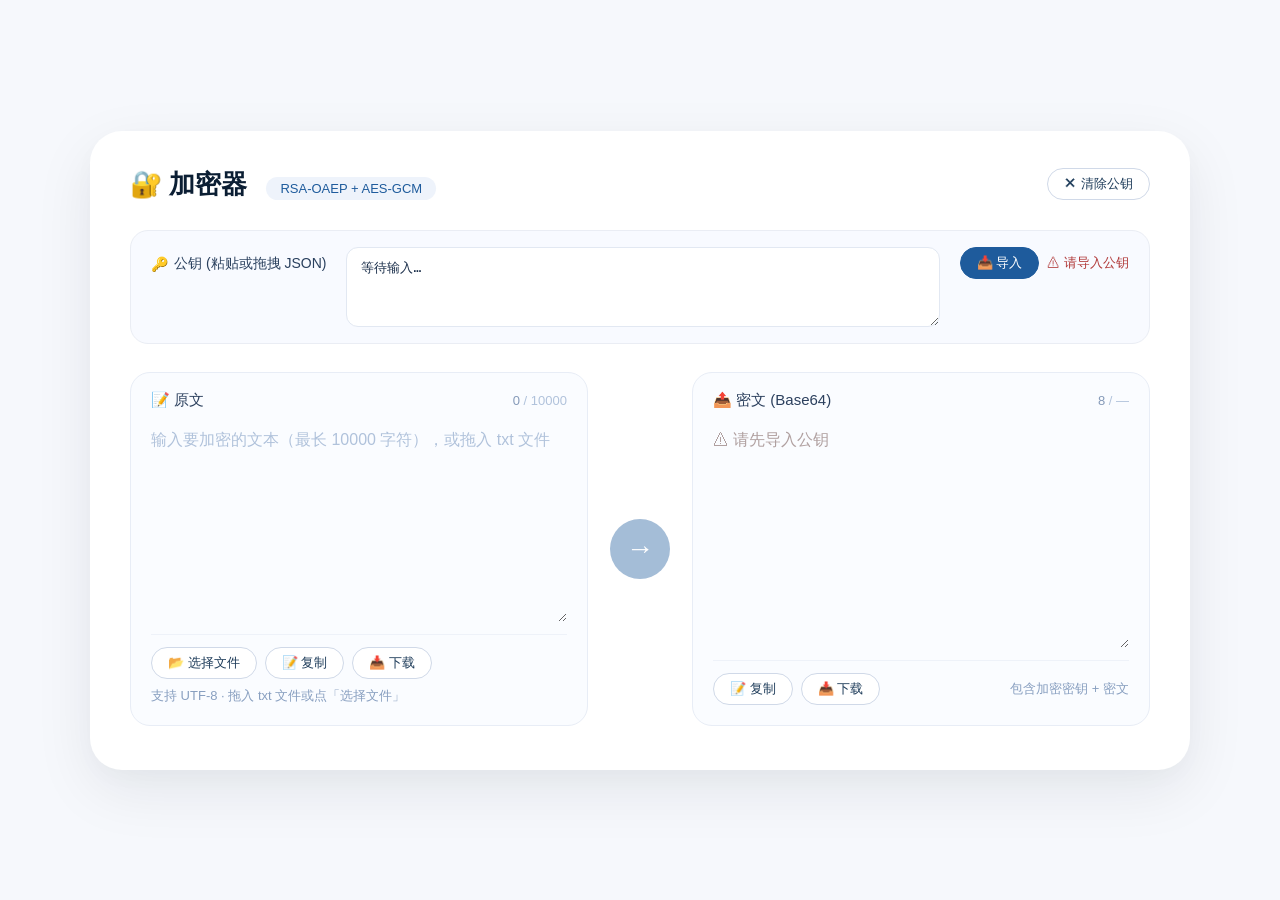
<file: code-sk.html>
<!DOCTYPE html>
<html lang="zh-CN">
<head>
    <meta charset="UTF-8" />
    <meta name="viewport" content="width=device-width, initial-scale=1.0" />
    <title>加密器 · 混合加密</title>
    <style>
        * {
            margin: 0;
            padding: 0;
            box-sizing: border-box;
        }
        body {
            font-family: 'Inter', -apple-system, BlinkMacSystemFont, 'Segoe UI', Roboto, sans-serif;
            background: #f6f8fc;
            min-height: 100vh;
            display: flex;
            justify-content: center;
            align-items: center;
            padding: 20px;
        }
        .app {
            max-width: 1100px;
            width: 100%;
            background: #ffffff;
            border-radius: 32px;
            box-shadow: 0 20px 60px rgba(0, 20, 40, 0.08), 0 8px 24px rgba(0, 0, 0, 0.02);
            padding: 36px 40px 44px;
        }
        .app-header {
            display: flex;
            justify-content: space-between;
            align-items: center;
            flex-wrap: wrap;
            gap: 12px 20px;
            margin-bottom: 28px;
        }
        .app-title h1 {
            font-size: 26px;
            font-weight: 600;
            color: #0b1e33;
        }
        .app-title .badge {
            font-size: 13px;
            font-weight: 500;
            background: #eef3fb;
            color: #1e5b9c;
            padding: 4px 14px;
            border-radius: 100px;
            margin-left: 12px;
        }
        .key-section {
            background: #f8faff;
            border-radius: 18px;
            padding: 16px 20px;
            margin-bottom: 28px;
            border: 1px solid #eaedf4;
            display: flex;
            flex-wrap: wrap;
            align-items: flex-start;
            gap: 12px 20px;
        }
        .key-label {
            font-size: 14px;
            font-weight: 500;
            color: #2a405e;
            white-space: nowrap;
            display: flex;
            align-items: center;
            gap: 6px;
            padding-top: 8px;
        }
        .key-textarea {
            flex: 1;
            min-width: 200px;
            background: white;
            border-radius: 12px;
            padding: 10px 14px;
            font-size: 13px;
            font-family: 'SF Mono', 'Fira Code', monospace;
            color: #1a2e4a;
            border: 1px solid #e2e8f2;
            resize: vertical;
            min-height: 80px;
            max-height: 150px;
            line-height: 1.6;
            outline: none;
            transition: border-color 0.2s, box-shadow 0.2s;
        }
        .key-textarea:focus {
            border-color: #7fa3d4;
            box-shadow: 0 0 0 3px rgba(30, 91, 156, 0.1);
        }
        .key-textarea.drag-over {
            border-color: #1e5b9c;
            background: #eaf1fd;
        }
        .key-actions {
            display: flex;
            gap: 8px;
            flex-shrink: 0;
            align-items: center;
            flex-wrap: wrap;
        }
        .btn-key {
            background: white;
            border: 1px solid #d0d9e8;
            padding: 6px 16px;
            border-radius: 60px;
            font-size: 13px;
            font-weight: 500;
            color: #1e3c5a;
            cursor: pointer;
            transition: all 0.2s;
            display: inline-flex;
            align-items: center;
            gap: 5px;
        }
        .btn-key:hover {
            background: #e9eefa;
            border-color: #a7bcdb;
        }
        .btn-key.primary {
            background: #1e5b9c;
            border-color: #1e5b9c;
            color: white;
        }
        .btn-key.primary:hover {
            background: #174a7e;
            border-color: #174a7e;
        }
        .status {
            font-size: 13px;
            font-weight: 500;
        }
        .translator {
            display: flex;
            gap: 18px;
            align-items: stretch;
            margin-top: 6px;
        }
        .panel {
            flex: 1;
            display: flex;
            flex-direction: column;
            background: #fafcff;
            border-radius: 20px;
            border: 1.5px solid #e8edf6;
            padding: 18px 20px 20px;
            min-height: 320px;
        }
        .panel:focus-within {
            border-color: #7fa3d4;
            box-shadow: 0 0 0 4px rgba(30, 91, 156, 0.06);
        }
        .panel-header {
            display: flex;
            justify-content: space-between;
            align-items: center;
            margin-bottom: 12px;
        }
        .panel-header label {
            font-size: 15px;
            font-weight: 500;
            color: #2c405e;
            display: flex;
            align-items: center;
            gap: 8px;
        }
        .panel-header .count {
            font-size: 13px;
            color: #8499b8;
            font-weight: 400;
        }
        .panel-header .count .max {
            color: #b0c2db;
        }
        .panel textarea {
            flex: 1;
            width: 100%;
            min-height: 200px;
            border: none;
            background: transparent;
            resize: vertical;
            font-size: 16px;
            line-height: 1.7;
            color: #0b1e33;
            font-family: inherit;
            padding: 4px 0;
            outline: none;
        }
        .panel textarea::placeholder {
            color: #b0c2db;
        }
        .panel-footer {
            display: flex;
            justify-content: space-between;
            align-items: center;
            flex-wrap: wrap;
            gap: 8px;
            margin-top: 12px;
            border-top: 1px solid #eef2f9;
            padding-top: 12px;
        }
        .panel-footer .hint {
            font-size: 13px;
            color: #889fc0;
        }
        .panel-actions {
            display: flex;
            gap: 8px;
            align-items: center;
            flex-wrap: wrap;
        }
        .panel.drag-over {
            border-color: #1e5b9c;
            background: #eaf1fd;
        }
        .divider {
            display: flex;
            flex-direction: column;
            justify-content: center;
            align-items: center;
            padding: 0 4px;
            flex-shrink: 0;
        }
        .btn-convert {
            width: 60px;
            height: 60px;
            border-radius: 60px;
            background: #1e5b9c;
            border: none;
            color: white;
            font-size: 28px;
            cursor: pointer;
            transition: all 0.25s;
            box-shadow: 0 4px 14px rgba(30, 91, 156, 0.25);
            display: flex;
            align-items: center;
            justify-content: center;
        }
        .btn-convert:hover:not(:disabled) {
            background: #164a7e;
            transform: scale(1.04);
            box-shadow: 0 6px 20px rgba(30, 91, 156, 0.3);
        }
        .btn-convert:active:not(:disabled) {
            transform: scale(0.94);
        }
        .btn-convert:disabled {
            opacity: 0.4;
            cursor: not-allowed;
            box-shadow: none;
        }
        .toast {
            position: fixed;
            bottom: 30px;
            left: 50%;
            transform: translateX(-50%) translateY(80px);
            background: #1a2e4a;
            color: white;
            padding: 14px 28px;
            border-radius: 60px;
            font-size: 15px;
            font-weight: 500;
            box-shadow: 0 8px 30px rgba(0, 0, 0, 0.16);
            opacity: 0;
            transition: all 0.4s cubic-bezier(0.22, 1, 0.36, 1);
            pointer-events: none;
            z-index: 999;
        }
        .toast.show {
            opacity: 1;
            transform: translateX(-50%) translateY(0);
        }
        .toast.error {
            background: #b13a3a;
        }
        .toast.success {
            background: #1f8b4c;
        }
        @media (max-width: 820px) {
            .app {
                padding: 24px 18px 30px;
            }
            .translator {
                flex-direction: column;
                gap: 16px;
            }
            .divider {
                flex-direction: row;
                padding: 4px 0;
            }
            .btn-convert {
                width: 52px;
                height: 52px;
                font-size: 22px;
            }
            .btn-convert .arrow {
                transform: rotate(90deg);
            }
            .btn-convert:hover .arrow {
                transform: rotate(90deg) translateX(3px);
            }
            .panel {
                min-height: 200px;
            }
            .panel textarea {
                min-height: 120px;
            }
            .key-section {
                flex-direction: column;
                align-items: stretch;
            }
            .key-actions {
                justify-content: flex-start;
            }
        }
        @media (max-width: 480px) {
            .app {
                padding: 16px 12px 24px;
                border-radius: 24px;
            }
            .panel {
                padding: 14px 14px 16px;
                min-height: 160px;
            }
            .panel textarea {
                min-height: 90px;
                font-size: 15px;
            }
            .key-textarea {
                font-size: 12px;
                min-height: 60px;
            }
        }
    </style>
</head>
<body>
    <div id="toast" class="toast"></div>
    <div class="app">
        <header class="app-header">
            <div class="app-title">
                <h1>🔐 加密器 <span class="badge">RSA‑OAEP + AES‑GCM</span></h1>
            </div>
            <button class="btn-key" id="clearKeyBtn">✕ 清除公钥</button>
        </header>

        <!-- 公钥输入（使用 textarea，支持拖拽） -->
        <div class="key-section" id="keySection">
            <div class="key-label"><span>🔑</span> 公钥 (粘贴或拖拽 JSON)</div>
            <textarea class="key-textarea" id="pubKeyInput" spellcheck="false" placeholder="在此粘贴公钥 JSON…">等待输入…</textarea>
            <div class="key-actions">
                <button class="btn-key primary" id="importBtn">📥 导入</button>
                <span class="status" id="keyStatus" style="color:#b13a3a;">未加载</span>
            </div>
        </div>

        <!-- 翻译器 -->
        <div class="translator">
            <div class="panel" id="inputPanel">
                <div class="panel-header">
                    <label for="inputText">📝 原文</label>
                    <span class="count"><span id="inputCount">0</span><span class="max"> / 10000</span></span>
                </div>
                <textarea id="inputText" placeholder="输入要加密的文本（最长 10000 字符），或拖入 txt 文件" maxlength="10000" spellcheck="false"></textarea>
                <div class="panel-footer">
                    <div class="panel-actions">
                        <button class="btn-key" id="inputFileBtn">📂 选择文件</button>
                        <button class="btn-key" id="copyInputBtn">📝 复制</button>
                        <button class="btn-key" id="downloadInputBtn">📥 下载</button>
                    </div>
                    <span class="hint">支持 UTF‑8 · 拖入 txt 文件或点「选择文件」</span>
                    <input type="file" id="inputFile" accept=".txt,.text,.md,.log,.csv,.json" style="display:none" />
                </div>
            </div>

            <div class="divider">
                <button class="btn-convert" id="convertBtn" disabled>
                    <span class="arrow">→</span>
                </button>
            </div>

            <div class="panel">
                <div class="panel-header">
                    <label for="outputText">📤 密文 (Base64)</label>
                    <span class="count"><span id="outputCount">0</span><span class="max"> / —</span></span>
                </div>
                <textarea id="outputText" placeholder="加密结果将显示在这里…" spellcheck="false" readonly></textarea>
                <div class="panel-footer">
                    <div class="panel-actions">
                        <button class="btn-key" id="copyOutputBtn">📝 复制</button>
                        <button class="btn-key" id="downloadOutputBtn">📥 下载</button>
                    </div>
                    <span class="hint">包含加密密钥 + 密文</span>
                </div>
            </div>
        </div>
    </div>

    <script>
        // ============================================================
        //  加密器 — 公钥输入为 textarea，支持拖拽上传
        // ============================================================
        const $ = id => document.getElementById(id);
        const inputText = $('inputText');
        const outputText = $('outputText');
        const convertBtn = $('convertBtn');
        const pubKeyInput = $('pubKeyInput');
        const importBtn = $('importBtn');
        const clearBtn = $('clearKeyBtn');
        const keyStatus = $('keyStatus');
        const inputCount = $('inputCount');
        const outputCount = $('outputCount');
        const toast = $('toast');
        const inputFileBtn = $('inputFileBtn');
        const inputFile = $('inputFile');
        const copyInputBtn = $('copyInputBtn');
        const downloadInputBtn = $('downloadInputBtn');
        const copyOutputBtn = $('copyOutputBtn');
        const downloadOutputBtn = $('downloadOutputBtn');
        const inputPanel = $('inputPanel');

        let publicKeyCrypto = null;
        let publicKeyJwk = null;
        let toastTimer = null;

        function showToast(msg, type = 'info', duration = 2800) {
            if (toastTimer) clearTimeout(toastTimer);
            toast.textContent = msg;
            toast.className = 'toast';
            if (type === 'error') toast.classList.add('error');
            else if (type === 'success') toast.classList.add('success');
            void toast.offsetWidth;
            toast.classList.add('show');
            toastTimer = setTimeout(() => {
                toast.classList.remove('show');
                toastTimer = null;
            }, duration);
        }

        function abToBase64(ab) {
            const bytes = new Uint8Array(ab);
            let binary = '';
            for (let i = 0; i < bytes.length; i++) {
                binary += String.fromCharCode(bytes[i]);
            }
            return btoa(binary);
        }
        function base64ToAb(base64) {
            const binary = atob(base64);
            const bytes = new Uint8Array(binary.length);
            for (let i = 0; i < binary.length; i++) {
                bytes[i] = binary.charCodeAt(i);
            }
            return bytes.buffer;
        }
        function strToAb(str) { return new TextEncoder().encode(str); }
        function abToStr(ab) { return new TextDecoder().decode(ab); }

        function isJsonString(str) {
            try { JSON.parse(str); return true; } catch { return false; }
        }

        async function importPublicKey(jwkJson) {
            try {
                const jwk = typeof jwkJson === 'string' ? JSON.parse(jwkJson) : jwkJson;
                const key = await crypto.subtle.importKey(
                    'jwk', jwk,
                    { name: 'RSA-OAEP', hash: 'SHA-256' },
                    true,
                    ['encrypt']
                );
                return key;
            } catch (err) {
                throw new Error('公钥格式无效: ' + err.message);
            }
        }

        async function hybridEncrypt(publicKey, plaintext) {
            const aesKey = await crypto.subtle.generateKey(
                { name: 'AES-GCM', length: 256 },
                true,
                ['encrypt', 'decrypt']
            );
            const iv = crypto.getRandomValues(new Uint8Array(12));
            const encryptedData = await crypto.subtle.encrypt(
                { name: 'AES-GCM', iv: iv },
                aesKey,
                strToAb(plaintext)
            );
            const rawAesKey = await crypto.subtle.exportKey('raw', aesKey);
            const encryptedKey = await crypto.subtle.encrypt(
                { name: 'RSA-OAEP' },
                publicKey,
                rawAesKey
            );
            const payload = {
                ek: abToBase64(encryptedKey),
                iv: abToBase64(iv),
                ct: abToBase64(encryptedData)
            };
            return btoa(JSON.stringify(payload));
        }

        function updateUI() {
            const hasKey = !!publicKeyCrypto;
            convertBtn.disabled = !hasKey;
            keyStatus.textContent = hasKey ? '✅ 已加载' : '⚠ 请导入公钥';
            keyStatus.style.color = hasKey ? '#1f8b4c' : '#b13a3a';
            if (!hasKey && !outputText.value) {
                outputText.value = '⚠ 请先导入公钥';
                outputText.style.color = '#b0a0a0';
            } else if (hasKey && outputText.value === '⚠ 请先导入公钥') {
                outputText.value = '';
                outputText.style.color = '';
            }
            updateCounts();
        }

        function updateCounts() {
            const len = inputText.value.length;
            inputCount.textContent = len;
            inputCount.style.color = len > 9000 ? '#b13a3a' : '';
            outputCount.textContent = outputText.value.length;
        }

        async function performEncrypt() {
            const plaintext = inputText.value;
            if (!plaintext) { showToast('⚠ 请输入要加密的文本', 'error'); return; }
            if (!publicKeyCrypto) { showToast('⚠ 请先导入公钥', 'error'); return; }
            try {
                convertBtn.disabled = true;
                convertBtn.textContent = '⏳';
                const ciphertext = await hybridEncrypt(publicKeyCrypto, plaintext);
                outputText.value = ciphertext;
                outputText.style.color = '';
                showToast('✅ 加密成功', 'success');
                updateCounts();
            } catch (err) {
                showToast('❌ 加密失败: ' + err.message, 'error');
            } finally {
                convertBtn.disabled = false;
                convertBtn.innerHTML = '<span class="arrow">→</span>';
                updateUI();
            }
        }

        // ---- 导入公钥（从 textarea 读取） ----
        async function importFromInput() {
            const raw = pubKeyInput.value.trim();
            if (!raw || raw === '等待输入…' || raw === '在此粘贴公钥 JSON…') {
                showToast('请先粘贴或拖入公钥 JSON', 'error');
                return;
            }
            try {
                const key = await importPublicKey(raw);
                publicKeyCrypto = key;
                publicKeyJwk = JSON.parse(raw);
                // 格式化显示
                pubKeyInput.value = JSON.stringify(publicKeyJwk, null, 2);
                localStorage.setItem('encryptor_publicKey', JSON.stringify(publicKeyJwk));
                updateUI();
                showToast('✅ 公钥导入成功', 'success');
            } catch (err) {
                showToast('❌ ' + err.message, 'error');
            }
        }

        // ---- 清除 ----
        clearBtn.addEventListener('click', () => {
            publicKeyCrypto = null;
            publicKeyJwk = null;
            pubKeyInput.value = '等待输入…';
            localStorage.removeItem('encryptor_publicKey');
            updateUI();
            showToast('已清除公钥', 'info');
        });

        importBtn.addEventListener('click', importFromInput);

        // ---- 自动加载保存的公钥 ----
        (async function loadSaved() {
            const saved = localStorage.getItem('encryptor_publicKey');
            if (saved) {
                try {
                    const key = await importPublicKey(saved);
                    publicKeyCrypto = key;
                    publicKeyJwk = JSON.parse(saved);
                    pubKeyInput.value = JSON.stringify(publicKeyJwk, null, 2);
                    updateUI();
                    showToast('🔑 已自动加载保存的公钥', 'success');
                } catch { localStorage.removeItem('encryptor_publicKey'); }
            }
        })();

        // ---- 拖拽上传 ----
        const keySection = document.getElementById('keySection');
        keySection.addEventListener('dragover', (e) => {
            e.preventDefault();
            pubKeyInput.classList.add('drag-over');
        });
        keySection.addEventListener('dragleave', (e) => {
            e.preventDefault();
            pubKeyInput.classList.remove('drag-over');
        });
        keySection.addEventListener('drop', async (e) => {
            e.preventDefault();
            pubKeyInput.classList.remove('drag-over');
            const files = e.dataTransfer.files;
            if (files.length === 0) return;
            const file = files[0];
            if (!file.name.endsWith('.json') && file.type !== 'application/json') {
                showToast('请拖入 JSON 文件', 'error');
                return;
            }
            try {
                const text = await file.text();
                if (!isJsonString(text)) {
                    showToast('文件内容不是有效 JSON', 'error');
                    return;
                }
                pubKeyInput.value = text;
                // 自动导入
                await importFromInput();
            } catch (err) {
                showToast('读取文件失败: ' + err.message, 'error');
            }
        });

        // ---- 事件绑定 ----
        inputText.addEventListener('input', updateCounts);
        outputText.addEventListener('input', updateCounts);
        convertBtn.addEventListener('click', performEncrypt);
        inputText.addEventListener('keydown', (e) => {
            if ((e.ctrlKey || e.metaKey) && e.key === 'Enter') {
                e.preventDefault();
                performEncrypt();
            }
        });

        // ---- 文本复制 ----
        function copyText(text, successMsg) {
            navigator.clipboard.writeText(text).then(() => {
                showToast('📝 ' + successMsg, 'success');
            }).catch(() => {
                const ta = document.createElement('textarea');
                ta.value = text;
                document.body.appendChild(ta);
                ta.select();
                document.execCommand('copy');
                ta.remove();
                showToast('📝 ' + successMsg, 'success');
            });
        }

        // ---- 文本下载（保存为 .txt） ----
        function downloadText(text, filename) {
            const blob = new Blob([text], { type: 'text/plain;charset=utf-8' });
            const url = URL.createObjectURL(blob);
            const a = document.createElement('a');
            a.href = url;
            a.download = filename;
            document.body.appendChild(a);
            a.click();
            document.body.removeChild(a);
            URL.revokeObjectURL(url);
        }

        // ---- 文件上传（按钮选择 + 拖拽） ----
        const TEXT_EXTS = ['.txt', '.text', '.md', '.log', '.csv', '.json'];
        function isTextFile(file) {
            if (file.type && (file.type.startsWith('text/') || file.type === 'application/json')) return true;
            return TEXT_EXTS.some(ext => file.name.toLowerCase().endsWith(ext));
        }
        async function loadFileToInput(file) {
            if (!file) return;
            if (!isTextFile(file)) {
                showToast('请选择文本文件（.txt / .text / .md / .log / .csv / .json）', 'error');
                return;
            }
            try {
                const text = await file.text();
                if (text.length > 10000) {
                    showToast('文件内容超过 10000 字符（共 ' + text.length + '），请裁剪后重试', 'error');
                    return;
                }
                inputText.value = text;
                updateCounts();
                showToast('📂 已载入文件：' + file.name, 'success');
            } catch (err) {
                showToast('读取文件失败: ' + err.message, 'error');
            }
        }

        inputFileBtn.addEventListener('click', () => inputFile.click());
        inputFile.addEventListener('change', (e) => loadFileToInput(e.target.files && e.target.files[0]));
        inputPanel.addEventListener('dragover', (e) => {
            e.preventDefault();
            inputPanel.classList.add('drag-over');
        });
        inputPanel.addEventListener('dragleave', (e) => {
            e.preventDefault();
            inputPanel.classList.remove('drag-over');
        });
        inputPanel.addEventListener('drop', (e) => {
            e.preventDefault();
            inputPanel.classList.remove('drag-over');
            loadFileToInput(e.dataTransfer && e.dataTransfer.files && e.dataTransfer.files[0]);
        });

        // ---- 复制 / 下载按钮 ----
        copyInputBtn.addEventListener('click', () => {
            if (!inputText.value) { showToast('⚠ 输入框为空', 'error'); return; }
            copyText(inputText.value, '原文已复制');
        });
        downloadInputBtn.addEventListener('click', () => {
            if (!inputText.value) { showToast('⚠ 输入框为空', 'error'); return; }
            downloadText(inputText.value, '原文.txt');
            showToast('📥 原文已下载', 'success');
        });
        copyOutputBtn.addEventListener('click', () => {
            if (!outputText.value || outputText.value.startsWith('⚠')) { showToast('⚠ 暂无可用内容', 'error'); return; }
            copyText(outputText.value, '密文已复制');
        });
        downloadOutputBtn.addEventListener('click', () => {
            if (!outputText.value || outputText.value.startsWith('⚠')) { showToast('⚠ 暂无可用内容', 'error'); return; }
            downloadText(outputText.value, '密文.txt');
            showToast('📥 密文已下载', 'success');
        });

        // 检测输入框内容变化
        pubKeyInput.addEventListener('input', () => {
            const raw = pubKeyInput.value.trim();
            if (raw && isJsonString(raw)) {
                keyStatus.textContent = '⚠ 检测到 JSON，点击“导入”';
                keyStatus.style.color = '#b0a0a0';
            } else {
                keyStatus.textContent = '⚠ 请导入公钥';
                keyStatus.style.color = '#b13a3a';
            }
        });

        updateUI();
        console.log('🔐 加密器已启动 (公钥输入框为 textarea，支持直接粘贴和拖拽)');
    </script>
</body>
</html>
</file>
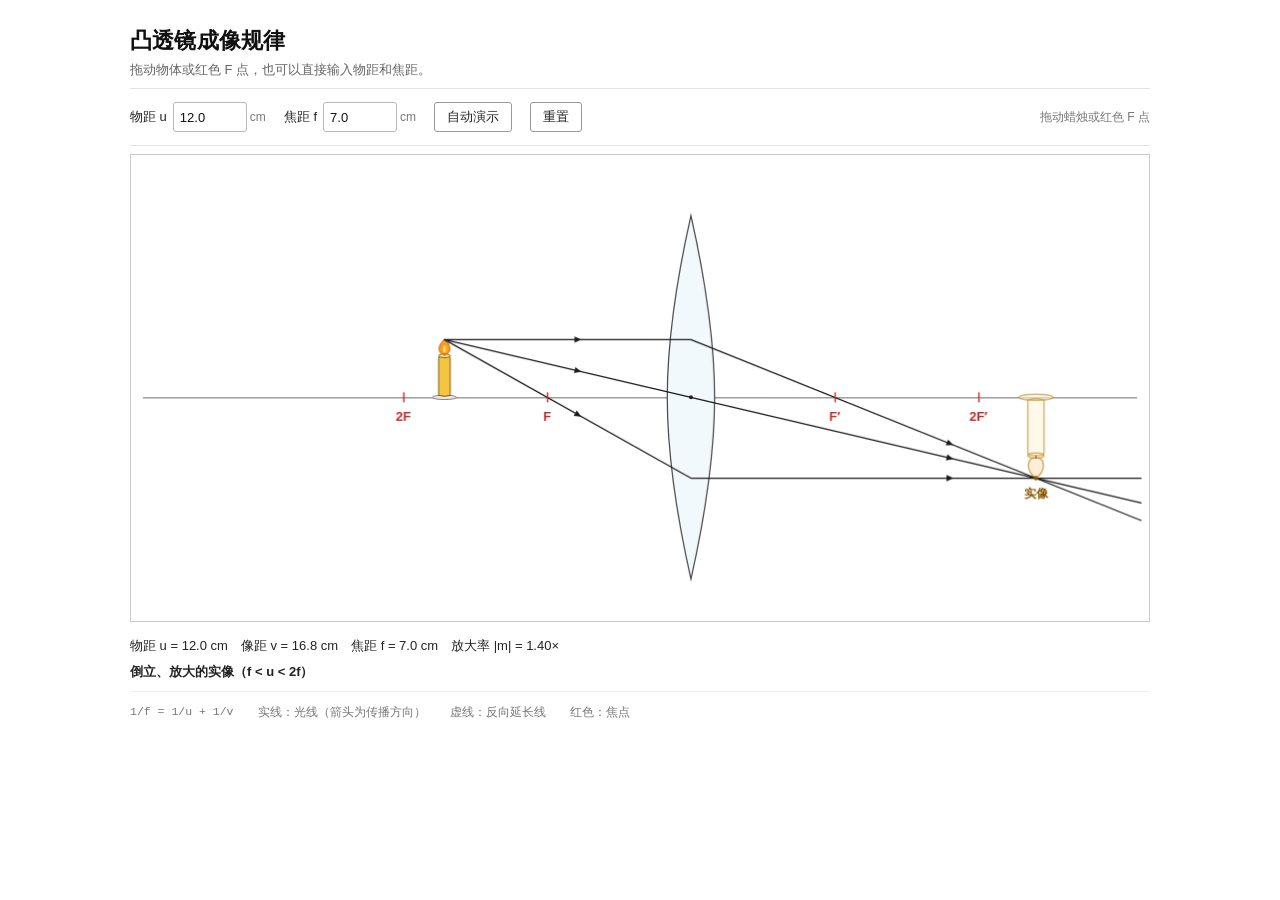
<file: convex-lens.html>
<!DOCTYPE html>
<html lang="zh-CN">
<head>
<meta charset="UTF-8">
<meta http-equiv="X-UA-Compatible" content="IE=edge">
<meta name="viewport" content="width=device-width, initial-scale=1">
<meta name="theme-color" content="#ffffff">
<title>凸透镜成像规律</title>
<style>
  :root{color-scheme:light}
  *{box-sizing:border-box}
  html,body{background:#fff}
  body{
    margin:0;
    color:#111;
    font:14px/1.6 -apple-system,BlinkMacSystemFont,"Segoe UI","PingFang SC","Hiragino Sans GB","Microsoft YaHei",Arial,sans-serif;
    -webkit-font-smoothing:antialiased;
  }
  .app{
    max-width:1060px;
    margin:0 auto;
    padding:26px 20px 38px;
  }
  h1{
    margin:0 0 4px;
    font-size:22px;
    line-height:1.35;
    font-weight:600;
    letter-spacing:.01em;
  }
  .sub{
    margin:0;
    color:#666;
    font-size:13px;
  }
  .controls{
    display:flex;
    flex-wrap:wrap;
    align-items:center;
    margin:8px 0;
    padding:7px 0;
    border-top:1px solid #e4e4e4;
    border-bottom:1px solid #e4e4e4;
  }
  .controls > *{
    margin:6px 18px 6px 0;
  }
  .field{
    display:inline-flex;
    align-items:center;
    color:#222;
    font-size:13px;
    white-space:nowrap;
  }
  .field input{margin:0 3px 0 6px}
  .field input[type="number"]{
    width:74px;
    height:30px;
    padding:0 6px;
    border:1px solid #b9b9b9;
    border-radius:3px;
    background:#fff;
    color:#111;
    font:inherit;
    font-size:13px;
    font-variant-numeric:tabular-nums;
  }
  .field input[type="number"]:focus{
    outline:1.5px solid #333;
    outline-offset:1px;
  }
  .unit{color:#777;font-size:12px}
  .btn{
    height:30px;
    padding:0 12px;
    border:1px solid #999;
    border-radius:3px;
    background:#fff;
    color:#222;
    font:inherit;
    font-size:12.5px;
    cursor:pointer;
  }
  .btn:hover{background:#f5f5f5}
  .btn:active{background:#ececec}
  .btn[aria-pressed="true"]{border-color:#555;background:#efefef}
  .hint{
    margin-left:auto;
    margin-right:0;
    color:#777;
    font-size:12px;
    white-space:nowrap;
  }
  .stage{
    position:relative;
    height:420px;
    height:clamp(330px,52vh,500px);
    border:1px solid #ccc;
    background:#fff;
    overflow:hidden;
    touch-action:pan-y;
  }
  .fallback{
    position:absolute;
    top:50%;
    left:50%;
    width:80%;
    max-width:360px;
    transform:translate(-50%,-50%);
    color:#777;
    font-size:13px;
    line-height:1.7;
    text-align:center;
    background:#fff;
    pointer-events:none;
  }
  #stage{
    display:block;
    width:100%;
    height:100%;
    cursor:default;
    outline:none;
  }
  #stage:focus-visible{
    outline:1.5px solid #333;
    outline-offset:-2px;
  }
  .readout{
    margin-top:12px;
    color:#222;
    font-size:13px;
    line-height:1.8;
  }
  .values{
    font-variant-numeric:tabular-nums;
  }
  .type{
    margin-top:2px;
    font-weight:600;
  }
  .notes{
    display:flex;
    flex-wrap:wrap;
    margin-top:8px;
    padding-top:8px;
    border-top:1px solid #eee;
    color:#777;
    font-size:11.5px;
  }
  .notes span{margin:2px 24px 2px 0}
  .formula{
    font-family:ui-monospace,SFMono-Regular,Consolas,"Liberation Mono",monospace;
  }
  @media (max-width:600px){
    .app{padding:20px 12px 30px}
    h1{font-size:19px}
    .sub{font-size:12px}
    .controls{padding:6px 0}
    .controls > *{margin:5px 12px 5px 0}
    .field{font-size:12.5px}
    .field input[type="number"]{width:68px}
    .hint{margin-left:0;margin-right:0;width:100%;white-space:normal}
    .notes span{margin-right:16px}
    .stage{height:360px}
    .readout{font-size:12.5px;line-height:1.75}
  }
</style>
</head>
<body>
<main class="app">
  <h1>凸透镜成像规律</h1>
  <p class="sub">拖动物体或红色 F 点，也可以直接输入物距和焦距。</p>

  <div class="controls">
    <label class="field" for="uInput">物距 u
      <input id="uInput" type="number" min="2" max="26" step="0.1" value="12" inputmode="decimal" autocomplete="off">
      <span class="unit">cm</span>
    </label>
    <label class="field" for="fInput">焦距 f
      <input id="fInput" type="number" min="3" max="10" step="0.1" value="7" inputmode="decimal" autocomplete="off">
      <span class="unit">cm</span>
    </label>
    <button class="btn" id="autoBtn" type="button" aria-pressed="false">自动演示</button>
    <button class="btn" id="resetBtn" type="button">重置</button>
    <span class="hint">拖动蜡烛或红色 F 点</span>
  </div>

  <div class="stage" id="stageWrap">
    <canvas id="stage" tabindex="0" aria-label="凸透镜成像光路。拖动蜡烛改变物距，拖动红色 F 点改变焦距。">您的浏览器不支持 Canvas。</canvas>
    <div class="fallback" id="fallback">请启用 JavaScript，并使用支持 Canvas 的现代浏览器查看光路。</div>
  </div>

  <div class="readout">
    <div class="values" id="values"></div>
    <div class="type" id="type"></div>
    <div class="notes">
      <span class="formula">1/f = 1/u + 1/v</span>
      <span>实线：光线（箭头为传播方向）</span>
      <span>虚线：反向延长线</span>
      <span>红色：焦点</span>
    </div>
  </div>
</main>

<script>
(() => {
  'use strict';

  const TAU = Math.PI * 2;
  const MIN_U = 2;
  const MAX_U = 26;
  const MIN_F = 3;
  const MAX_F = 10;
  const AUTO_MIN = 2.5;
  const AUTO_MAX = 24.5;
  const EPS = 0.05;

  const canvas = document.getElementById('stage');
  const stageWrap = document.getElementById('stageWrap');
  const fallbackEl = document.getElementById('fallback');
  if (!canvas || typeof canvas.getContext !== 'function') return;
  const ctx = canvas.getContext('2d');
  if (!ctx) return;
  if (fallbackEl) fallbackEl.style.display = 'none';

  const uInput = document.getElementById('uInput');
  const fInput = document.getElementById('fInput');
  const autoBtn = document.getElementById('autoBtn');
  const resetBtn = document.getElementById('resetBtn');
  const valuesEl = document.getElementById('values');
  const typeEl = document.getElementById('type');

  const state = {
    u: 12,
    f: 7,
    auto: false,
    autoDir: 1,
    lastAutoTime: 0,
    drag: null,
    dragOffset: 0
  };

  let W = 0;
  let H = 0;
  let DPR = 1;
  let autoToken = 0;

  const clamp = (v, a, b) => Math.max(a, Math.min(b, v));
  const round1 = v => Math.round(v * 10) / 10;
  const isNum = n => typeof n === 'number' && isFinite(n);
  const hypot = (x, y) => Math.sqrt(x * x + y * y);
  const requestFrame = (window.requestAnimationFrame ||
    window.webkitRequestAnimationFrame ||
    window.mozRequestAnimationFrame ||
    function (cb) { return setTimeout(function () { cb(Date.now()); }, 16); }).bind(window);

  function normalize(x, y) {
    const d = hypot(x, y) || 1;
    return { x: x / d, y: y / d };
  }

  function extendToBounds(p, dir) {
    let t = Infinity;
    const pad = 8;
    if (dir.x > 1e-6) t = Math.min(t, (W - pad - p.x) / dir.x);
    else if (dir.x < -1e-6) t = Math.min(t, (pad - p.x) / dir.x);
    if (dir.y > 1e-6) t = Math.min(t, (H - pad - p.y) / dir.y);
    else if (dir.y < -1e-6) t = Math.min(t, (pad - p.y) / dir.y);
    if (!isNum(t) || t < 0) t = 0;
    return { x: p.x + dir.x * t, y: p.y + dir.y * t };
  }

  function drawLine(points) {
    if (!points.length) return;
    ctx.beginPath();
    ctx.moveTo(points[0].x, points[0].y);
    for (let i = 1; i < points.length; i++) ctx.lineTo(points[i].x, points[i].y);
    ctx.stroke();
  }

  function drawArrow(a, b, t) {
    const dx = b.x - a.x;
    const dy = b.y - a.y;
    const len = hypot(dx, dy);
    if (len < 12) return;
    const x = a.x + dx * t;
    const y = a.y + dy * t;
    const angle = Math.atan2(dy, dx);
    ctx.save();
    ctx.translate(x, y);
    ctx.rotate(angle);
    ctx.beginPath();
    ctx.moveTo(1.5, 0);
    ctx.lineTo(-5.5, -3.2);
    ctx.lineTo(-5.5, 3.2);
    ctx.closePath();
    ctx.fillStyle = '#1b1b1b';
    ctx.fill();
    ctx.restore();
  }

  function drawLabel(text, x, y, color, size, weight) {
    ctx.save();
    ctx.font = `${weight || 600} ${size}px "PingFang SC","Hiragino Sans GB","Microsoft YaHei",Arial,sans-serif`;
    ctx.textAlign = 'center';
    ctx.textBaseline = 'middle';
    ctx.lineJoin = 'round';
    ctx.lineWidth = 3.5;
    ctx.strokeStyle = '#fff';
    ctx.strokeText(text, x, y);
    ctx.fillStyle = color;
    ctx.fillText(text, x, y);
    ctx.restore();
  }

  function getGeometry() {
    const lensX = W * 0.55;
    const cy = H * 0.52;
    const lensHalf = Math.max(64, Math.min(H * 0.39, cy - 20, H - cy - 22));
    let scale = Math.min((lensX - 26) / MAX_U, (W - lensX - 26) / (2 * MAX_F));
    scale = Math.max(1.8, scale);

    const fPx = state.f * scale;
    const uPx = state.u * scale;
    const objX = lensX - uPx;
    const objH = Math.min(58, H * 0.13);
    const noImage = Math.abs(state.u - state.f) <= EPS;

    let v = Infinity;
    let imgX = Infinity;
    let imgTipY = NaN;
    let imgHeight = NaN;
    let vScale = 0;
    let real = false;

    if (!noImage) {
      v = (state.u * state.f) / (state.u - state.f);
      imgX = lensX + v * scale;
      imgTipY = cy + objH * (v / state.u);
      imgHeight = Math.abs(objH * (v / state.u));
      vScale = Math.abs(v / state.u);
      real = v > 0;
    }

    return {
      lensX, cy, lensHalf, scale, fPx, uPx, objX, objH,
      noImage, v, imgX, imgTipY, imgHeight, vScale, real,
      bulge: clamp(lensHalf * 0.13, 8, 26)
    };
  }

  function drawAxis(g) {
    ctx.save();
    ctx.strokeStyle = '#6f6f6f';
    ctx.lineWidth = 1;
    ctx.beginPath();
    ctx.moveTo(12, g.cy + .5);
    ctx.lineTo(W - 12, g.cy + .5);
    ctx.stroke();
    ctx.restore();
  }

  function drawLens(g) {
    const { lensX, cy, lensHalf, bulge } = g;
    ctx.save();
    ctx.beginPath();
    ctx.moveTo(lensX, cy - lensHalf);
    ctx.quadraticCurveTo(lensX - bulge, cy - lensHalf * .42, lensX - bulge, cy);
    ctx.quadraticCurveTo(lensX - bulge, cy + lensHalf * .42, lensX, cy + lensHalf);
    ctx.quadraticCurveTo(lensX + bulge, cy + lensHalf * .42, lensX + bulge, cy);
    ctx.quadraticCurveTo(lensX + bulge, cy - lensHalf * .42, lensX, cy - lensHalf);
    ctx.closePath();
    ctx.fillStyle = '#f2f9fd';
    ctx.fill();
    ctx.strokeStyle = '#4b4b4b';
    ctx.lineWidth = 1.25;
    ctx.stroke();

    ctx.fillStyle = '#222';
    ctx.beginPath();
    ctx.arc(lensX, cy, 2, 0, TAU);
    ctx.fill();
    ctx.restore();
  }

  function drawCandle(x, baseY, h, opts = {}) {
    const s = opts.scale === undefined ? 1 : opts.scale;
    const flip = !!opts.flip;
    const ghost = !!opts.ghost;
    const virtual = !!opts.virtual;
    if (!isNum(s) || s <= 0.01) return;

    ctx.save();
    ctx.translate(x, baseY);
    ctx.scale(s, flip ? -s : s);
    ctx.globalAlpha = ghost ? 0.63 : 1;

    const bw = Math.max(5.5, h * 0.2);
    const top = -h * 0.72;
    const bottom = -h * 0.035;

    // holder
    ctx.beginPath();
    ctx.ellipse(0, 0, bw * 1.05, 2.2, 0, 0, TAU);
    ctx.fillStyle = ghost ? '#f7f0df' : '#e9e9e9';
    ctx.fill();
    ctx.strokeStyle = ghost ? '#c79534' : '#858585';
    ctx.lineWidth = 1;
    ctx.stroke();

    // body
    ctx.beginPath();
    ctx.moveTo(-bw / 2, bottom);
    ctx.lineTo(-bw / 2, top + 2.4);
    ctx.quadraticCurveTo(-bw / 2, top, -bw / 2 + 2.4, top);
    ctx.lineTo(bw / 2 - 2.4, top);
    ctx.quadraticCurveTo(bw / 2, top, bw / 2, top + 2.4);
    ctx.lineTo(bw / 2, bottom);
    ctx.quadraticCurveTo(0, bottom + 2, -bw / 2, bottom);
    ctx.closePath();
    ctx.fillStyle = ghost ? 'rgba(244,197,66,.16)' : '#f4c542';
    ctx.fill();
    if (ghost) ctx.setLineDash(virtual ? [4, 4] : []);
    ctx.strokeStyle = ghost ? '#c08a22' : '#8a5a00';
    ctx.lineWidth = 1;
    ctx.stroke();
    ctx.setLineDash([]);

    // wax top
    ctx.beginPath();
    ctx.ellipse(0, top, bw / 2, bw * .16, 0, 0, TAU);
    ctx.fillStyle = ghost ? 'rgba(255,243,200,.28)' : '#ffe9a8';
    ctx.fill();
    if (ghost) ctx.setLineDash(virtual ? [4, 4] : []);
    ctx.strokeStyle = ghost ? '#c08a22' : '#8a5a00';
    ctx.stroke();
    ctx.setLineDash([]);

    // wick
    ctx.strokeStyle = '#4f3514';
    ctx.lineWidth = 1.1;
    ctx.beginPath();
    ctx.moveTo(0, top);
    ctx.lineTo(0, top - h * .035);
    ctx.stroke();

    // flame
    const flameBase = top - h * .025;
    ctx.beginPath();
    ctx.moveTo(0, -h);
    ctx.bezierCurveTo(bw * .62, -h * .91, bw * .62, flameBase, 0, flameBase);
    ctx.bezierCurveTo(-bw * .62, flameBase, -bw * .62, -h * .91, 0, -h);
    ctx.closePath();
    ctx.fillStyle = ghost ? 'rgba(255,159,28,.28)' : '#ff9f1c';
    ctx.fill();
    if (ghost) ctx.setLineDash(virtual ? [4, 4] : []);
    ctx.strokeStyle = ghost ? '#b87816' : '#b56a00';
    ctx.lineWidth = 1;
    ctx.stroke();
    ctx.setLineDash([]);

    // inner flame
    if (!ghost) {
      ctx.beginPath();
      ctx.moveTo(0, -h * .91);
      ctx.quadraticCurveTo(bw * .22, -h * .84, 0, flameBase - h * .02);
      ctx.quadraticCurveTo(-bw * .22, -h * .84, 0, -h * .91);
      ctx.closePath();
      ctx.fillStyle = '#ffe27a';
      ctx.fill();
    }

    ctx.restore();
  }

  function drawObject(g) {
    drawCandle(g.objX, g.cy, g.objH, { scale: 1, flip: false });
  }

  function drawImage(g) {
    if (g.noImage) return;
    if (!isNum(g.imgX) || !isNum(g.imgTipY)) return;
    if (g.imgX < -40 || g.imgX > W + 40) return;
    if (g.vScale > 12 || g.imgHeight > H * 4) return;
    drawCandle(g.imgX, g.cy, g.objH, {
      scale: g.vScale,
      flip: g.real,
      ghost: true,
      virtual: !g.real
    });
  }

  function drawRays(g) {
    const P = { x: g.objX, y: g.cy - g.objH };
    const A1 = { x: g.lensX, y: P.y };
    const F2 = { x: g.lensX + g.fPx, y: g.cy };
    const O = { x: g.lensX, y: g.cy };
    const dir1 = normalize(F2.x - A1.x, F2.y - A1.y);
    const dir2 = normalize(O.x - P.x, O.y - P.y);
    const out1 = extendToBounds(A1, dir1);
    const out2 = extendToBounds(O, dir2);

    let A3 = null;
    let out3 = null;
    if (!g.noImage) {
      const y3 = g.cy - g.objH * g.fPx / (g.fPx - g.uPx);
      if (Math.abs(y3 - g.cy) < g.lensHalf * .98 && y3 > 8 && y3 < H - 8) {
        A3 = { x: g.lensX, y: y3 };
        out3 = { x: W - 8, y: y3 };
      }
    }

    const virtual = !g.noImage && !g.real;

    // 虚像的反向延长线
    if (virtual) {
      ctx.save();
      ctx.strokeStyle = '#9a9a9a';
      ctx.lineWidth = 1;
      ctx.setLineDash([5, 5]);
      const back1 = extendToBounds(A1, { x: -dir1.x, y: -dir1.y });
      drawLine([A1, back1]);
      const back2 = extendToBounds(P, { x: -dir2.x, y: -dir2.y });
      drawLine([P, back2]);
      if (A3) drawLine([A3, { x: 8, y: A3.y }]);
      ctx.restore();
    }

    // 光线
    ctx.save();
    ctx.strokeStyle = '#1b1b1b';
    ctx.lineWidth = 1.25;
    ctx.lineCap = 'round';
    ctx.lineJoin = 'round';

    drawLine([P, A1, out1]);
    drawArrow(P, A1, .55);
    drawArrow(A1, out1, .58);

    drawLine([P, O, out2]);
    drawArrow(P, O, .55);
    drawArrow(O, out2, .58);

    if (A3 && out3) {
      drawLine([P, A3, out3]);
      drawArrow(P, A3, .55);
      drawArrow(A3, out3, .58);
    }

    ctx.restore();

    // 像点
    if (!g.noImage && g.imgX > 8 && g.imgX < W - 8 && g.imgTipY > 8 && g.imgTipY < H - 8) {
      ctx.save();
      ctx.fillStyle = g.real ? '#8a5a00' : '#777';
      ctx.beginPath();
      ctx.arc(g.imgX, g.imgTipY, 2.2, 0, TAU);
      ctx.fill();
      ctx.restore();
    }
  }

  function drawFocalPoints(g) {
    const items = [
      { x: g.lensX - g.fPx, text: 'F' },
      { x: g.lensX - g.fPx * 2, text: '2F' },
      { x: g.lensX + g.fPx, text: 'F′' },
      { x: g.lensX + g.fPx * 2, text: '2F′' }
    ];
    const fs = W < 520 ? 11 : 13;
    ctx.save();
    for (const item of items) {
      if (item.x < 10 || item.x > W - 10) continue;
      ctx.strokeStyle = '#c62828';
      ctx.lineWidth = 1.4;
      ctx.beginPath();
      ctx.moveTo(item.x + .5, g.cy - 5);
      ctx.lineTo(item.x + .5, g.cy + 5);
      ctx.stroke();
      drawLabel(item.text, item.x, g.cy + (W < 520 ? 17 : 20), '#c62828', fs, 700);
    }
    ctx.restore();
  }

  function drawImageLabel(g) {
    if (g.noImage) return;
    if (g.imgX < 10 || g.imgX > W - 10) return;
    if (g.imgTipY < 8 || g.imgTipY > H - 8) return;
    const text = g.real ? '实像' : '虚像';
    const y = g.real ? Math.min(H - 10, g.imgTipY + 16) : Math.max(13, g.imgTipY - 11);
    drawLabel(text, clamp(g.imgX, 24, W - 24), y, '#8a5a00', W < 520 ? 10 : 12, 600);
  }

  function drawCanvasNote(g) {
    let note = '';
    if (g.noImage) {
      note = 'u = f：不成像';
    } else if (g.imgX < 8 || g.imgX > W - 8) {
      note = '像在画面外';
    } else if (g.imgTipY < 0 || g.imgTipY > H) {
      note = '像高超出画面';
    }
    if (!note) return;
    ctx.save();
    ctx.font = '12px "PingFang SC","Hiragino Sans GB","Microsoft YaHei",Arial,sans-serif';
    ctx.fillStyle = '#777';
    ctx.textAlign = 'right';
    ctx.textBaseline = 'top';
    ctx.fillText(note, W - 12, 11);
    ctx.restore();
  }

  function draw() {
    if (!W || !H) return;
    ctx.setTransform(DPR, 0, 0, DPR, 0, 0);
    ctx.clearRect(0, 0, W, H);
    ctx.fillStyle = '#fff';
    ctx.fillRect(0, 0, W, H);

    const g = getGeometry();
    drawAxis(g);
    drawLens(g);
    drawImage(g);
    drawObject(g);
    drawRays(g);
    drawFocalPoints(g);
    drawImageLabel(g);
    drawCanvasNote(g);
  }

  function getInfo() {
    const u = state.u;
    const f = state.f;
    const noImage = Math.abs(u - f) <= EPS;
    const v = noImage ? Infinity : (u * f) / (u - f);
    const vAbs = Math.abs(v);
    const m = noImage ? Infinity : Math.abs(v / u);
    const twoF = f * 2;

    let type;
    if (noImage) {
      type = '不成像（u = f，折射光平行射出）';
    } else if (u < f) {
      type = '正立、放大的虚像（u < f，像与物同侧）';
    } else if (Math.abs(u - twoF) <= EPS) {
      type = '倒立、等大的实像（u = 2f）';
    } else if (u > twoF) {
      type = '倒立、缩小的实像（u > 2f）';
    } else {
      type = '倒立、放大的实像（f < u < 2f）';
    }

    return { u, f, v, vAbs, m, noImage, type };
  }

  function formatV(info) {
    if (info.noImage || !isNum(info.v)) return '∞';
    if (Math.abs(info.v) >= 1000) return '∞';
    return info.v < 0 ? `−${Math.abs(info.v).toFixed(1)}` : info.v.toFixed(1);
  }

  function updateAll() {
    const info = getInfo();
    const vText = formatV(info);
    const mText = info.noImage ? '—' : info.m.toFixed(2);

    valuesEl.textContent =
      `物距 u = ${info.u.toFixed(1)} cm　像距 v = ${vText}${vText === '∞' ? '' : ' cm'}　焦距 f = ${info.f.toFixed(1)} cm　放大率 |m| = ${mText}${info.noImage ? '' : '×'}`;

    typeEl.textContent = info.type;

    if (document.activeElement !== uInput) uInput.value = state.u.toFixed(1);
    if (document.activeElement !== fInput) fInput.value = state.f.toFixed(1);

    autoBtn.textContent = state.auto ? '暂停' : '自动演示';
    autoBtn.setAttribute('aria-pressed', state.auto ? 'true' : 'false');

    draw();
  }

  function stopAuto() {
    autoToken++;
    if (!state.auto) return;
    state.auto = false;
    state.lastAutoTime = 0;
  }

  function startAuto() {
    if (state.auto) return;
    stopAuto();
    state.auto = true;
    state.autoDir = state.u >= (AUTO_MIN + AUTO_MAX) / 2 ? -1 : 1;
    state.lastAutoTime = 0;
    const token = autoToken;
    requestFrame(function (ts) { autoStep(ts, token); });
  }

  function autoStep(ts, token) {
    if (!state.auto || token !== autoToken) return;
    if (!state.lastAutoTime) state.lastAutoTime = ts;
    const dt = Math.min(.05, (ts - state.lastAutoTime) / 1000);
    state.lastAutoTime = ts;

    let u = state.u + state.autoDir * dt * 3.2;
    if (state.autoDir > 0 && u >= AUTO_MAX) {
      u = AUTO_MAX;
      state.autoDir = -1;
    } else if (state.autoDir < 0 && u <= AUTO_MIN) {
      u = AUTO_MIN;
      state.autoDir = 1;
    }
    state.u = round1(clamp(u, MIN_U, MAX_U));
    updateAll();
    if (state.auto && token === autoToken) {
      requestFrame(function (next) { autoStep(next, token); });
    }
  }

  function autoToggle() {
    if (state.auto) {
      stopAuto();
      updateAll();
    } else {
      startAuto();
      updateAll();
    }
  }

  function setU(value) {
    state.u = round1(clamp(value, MIN_U, MAX_U));
    updateAll();
  }

  function setF(value) {
    state.f = round1(clamp(value, MIN_F, MAX_F));
    updateAll();
  }

  function resize() {
    const rect = stageWrap.getBoundingClientRect();
    if (rect.width < 1 || rect.height < 1) return;
    W = rect.width;
    H = rect.height;
    DPR = Math.min(2, window.devicePixelRatio || 1);
    canvas.width = Math.round(W * DPR);
    canvas.height = Math.round(H * DPR);
    ctx.setTransform(DPR, 0, 0, DPR, 0, 0);
    draw();
  }

  function pointerPos(e) {
    const rect = canvas.getBoundingClientRect();
    return { x: e.clientX - rect.left, y: e.clientY - rect.top };
  }

  function hitF(p, g) {
    const fs = W < 520 ? 11 : 13;
    const ys = g.cy + (W < 520 ? 17 : 20);
    for (const x of [g.lensX - g.fPx, g.lensX + g.fPx]) {
      if (Math.abs(p.x - x) <= Math.max(18, fs * 1.1) && p.y >= g.cy + 2 && p.y <= ys + 14) return true;
    }
    return false;
  }

  function hitObject(p, g) {
    const half = Math.max(22, g.objH * .45);
    return p.x >= g.objX - half && p.x <= g.objX + half &&
           p.y >= g.cy - g.objH - 10 && p.y <= g.cy + 8;
  }

  function updateCursor(p) {
    const g = getGeometry();
    let cursor = 'default';
    if (hitF(p, g)) cursor = 'ew-resize';
    else if (hitObject(p, g)) cursor = 'grab';
    canvas.style.cursor = cursor;
  }

  function startInteraction(p) {
    const g = getGeometry();
    const onF = hitF(p, g);
    if (!onF && !hitObject(p, g)) return false;
    stopAuto();
    try { canvas.focus({ preventScroll: true }); } catch (_) { canvas.focus(); }
    if (onF) {
      state.drag = 'f';
      setF(Math.abs(p.x - g.lensX) / g.scale);
    } else {
      state.drag = 'u';
      state.dragOffset = p.x - g.objX;
      setU((g.lensX - (p.x - state.dragOffset)) / g.scale);
      canvas.style.cursor = 'grabbing';
    }
    return true;
  }

  function moveInteraction(p) {
    if (state.drag === 'f') {
      const g = getGeometry();
      setF(Math.abs(p.x - g.lensX) / g.scale);
      return;
    }
    if (state.drag === 'u') {
      const g = getGeometry();
      setU((g.lensX - (p.x - state.dragOffset)) / g.scale);
      return;
    }
    updateCursor(p);
  }

  function endInteraction(p) {
    if (!state.drag) return;
    state.drag = null;
    state.dragOffset = 0;
    if (p) updateCursor(p);
    else canvas.style.cursor = 'default';
  }

  if (window.PointerEvent) {
    canvas.addEventListener('pointerdown', e => {
      if (e.button !== undefined && e.button !== 0) return;
      if (!startInteraction(pointerPos(e))) return;
      e.preventDefault();
      if (canvas.setPointerCapture) {
        try { canvas.setPointerCapture(e.pointerId); } catch (_) {}
      }
    });

    canvas.addEventListener('pointermove', e => {
      moveInteraction(pointerPos(e));
    });

    function endPointer(e) {
      endInteraction(pointerPos(e));
      if (canvas.releasePointerCapture) {
        try { canvas.releasePointerCapture(e.pointerId); } catch (_) {}
      }
    }

    canvas.addEventListener('pointerup', endPointer);
    canvas.addEventListener('pointercancel', endPointer);
    canvas.addEventListener('pointerleave', () => {
      if (!state.drag) canvas.style.cursor = 'default';
    });
  } else {
    // 旧浏览器：鼠标与触摸事件回退
    let mouseDown = false;

    canvas.addEventListener('mousedown', e => {
      if (e.button !== undefined && e.button !== 0) return;
      if (!startInteraction(pointerPos(e))) return;
      e.preventDefault();
      mouseDown = true;
      document.addEventListener('mousemove', onMouseMove);
      document.addEventListener('mouseup', onMouseUp);
    });

    function onMouseMove(e) {
      if (!mouseDown) return;
      e.preventDefault();
      moveInteraction(pointerPos(e));
    }

    function onMouseUp(e) {
      if (!mouseDown) return;
      mouseDown = false;
      document.removeEventListener('mousemove', onMouseMove);
      document.removeEventListener('mouseup', onMouseUp);
      endInteraction(pointerPos(e));
    }

    canvas.addEventListener('mousemove', e => {
      if (!mouseDown) updateCursor(pointerPos(e));
    });
    canvas.addEventListener('mouseleave', () => {
      if (!state.drag) canvas.style.cursor = 'default';
    });

    let touchActive = false;

    canvas.addEventListener('touchstart', e => {
      if (touchActive || e.touches.length !== 1) return;
      if (!startInteraction(pointerPos(e.touches[0]))) return;
      touchActive = true;
      e.preventDefault();
    }, { passive: false });

    canvas.addEventListener('touchmove', e => {
      if (!touchActive) return;
      const touch = e.touches[0];
      if (!touch) return;
      e.preventDefault();
      moveInteraction(pointerPos(touch));
    }, { passive: false });

    function endTouch() {
      if (!touchActive) return;
      touchActive = false;
      endInteraction(null);
    }

    canvas.addEventListener('touchend', endTouch);
    canvas.addEventListener('touchcancel', endTouch);
  }

  uInput.addEventListener('focus', () => {
    if (state.auto) {
      stopAuto();
      updateAll();
    }
  });
  fInput.addEventListener('focus', () => {
    if (state.auto) {
      stopAuto();
      updateAll();
    }
  });
  autoBtn.addEventListener('click', autoToggle);
  resetBtn.addEventListener('click', () => {
    stopAuto();
    state.u = 12;
    state.f = 7;
    updateAll();
  });

  uInput.addEventListener('input', () => {
    const value = parseFloat(uInput.value);
    if (!isNum(value)) return;
    stopAuto();
    state.u = round1(clamp(value, MIN_U, MAX_U));
    updateAll();
  });
  fInput.addEventListener('input', () => {
    const value = parseFloat(fInput.value);
    if (!isNum(value)) return;
    stopAuto();
    state.f = round1(clamp(value, MIN_F, MAX_F));
    updateAll();
  });
  uInput.addEventListener('change', () => {
    uInput.value = state.u.toFixed(1);
  });
  fInput.addEventListener('change', () => {
    fInput.value = state.f.toFixed(1);
  });
  uInput.addEventListener('blur', () => {
    uInput.value = state.u.toFixed(1);
  });
  fInput.addEventListener('blur', () => {
    fInput.value = state.f.toFixed(1);
  });

  if ('ResizeObserver' in window) {
    const ro = new ResizeObserver(resize);
    ro.observe(stageWrap);
  } else {
    window.addEventListener('resize', resize);
  }
  window.addEventListener('resize', resize);

  resize();
  updateAll();
})();
</script>
</body>
</html>
</file>
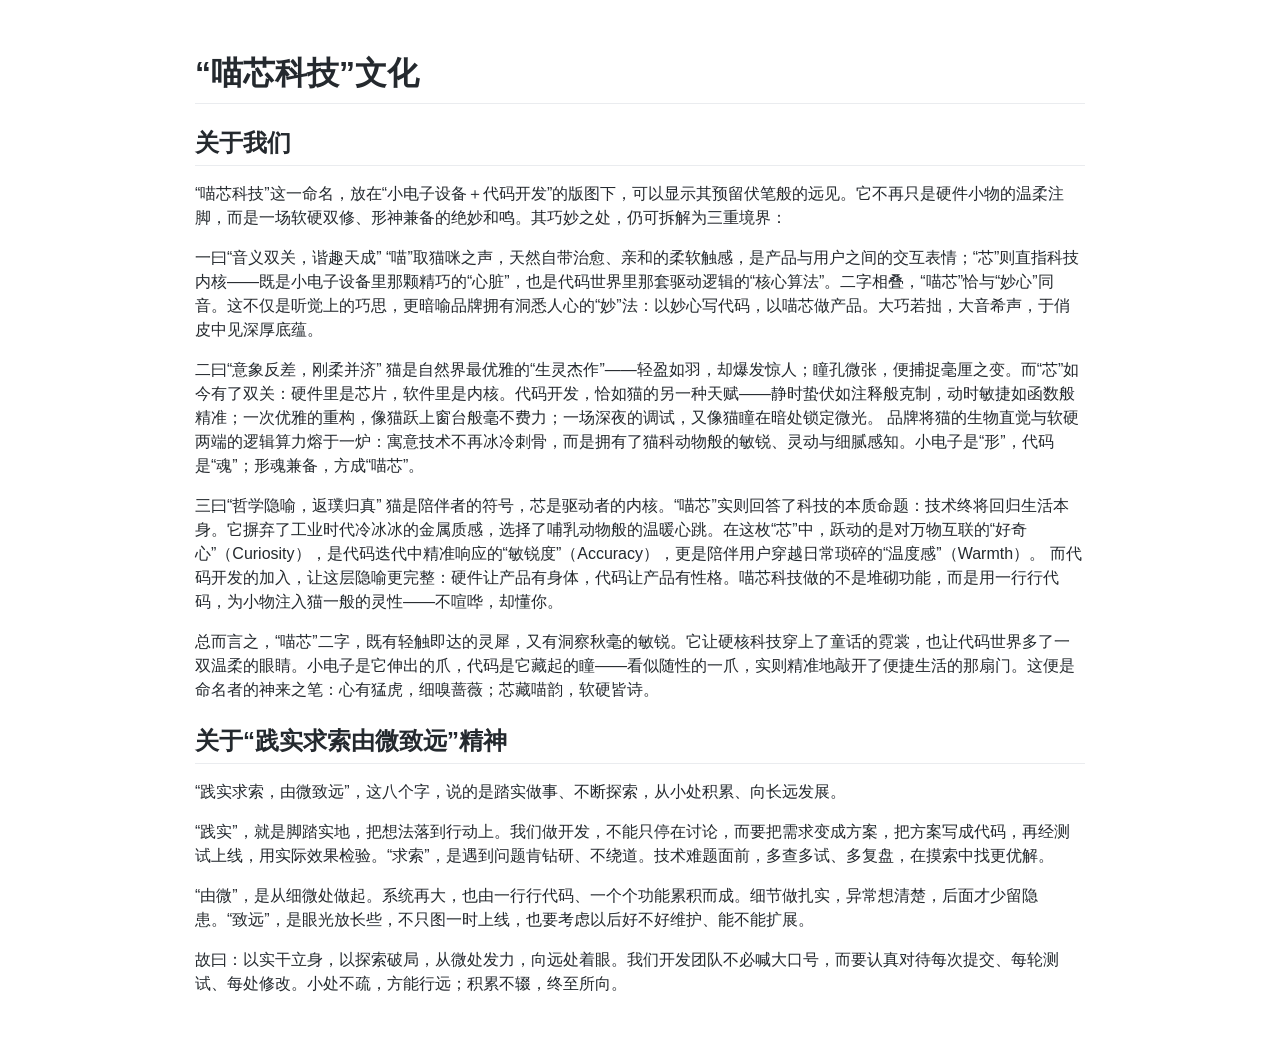
<file: culture.html>
<!DOCTYPE html>
<html lang="en">
<head>
  <meta charset="UTF-8">
  <meta name="viewport" content="width=device-width, initial-scale=1">
  <title></title>
  <style>
  @font-face {
  font-family: octicons-link;
  src: url([data-uri]) format('woff');
}

.markdown-body .octicon {
  display: inline-block;
  fill: currentColor;
  vertical-align: text-bottom;
}

.markdown-body .anchor {
  float: left;
  line-height: 1;
  margin-left: -20px;
  padding-right: 4px;
}

.markdown-body .anchor:focus {
  outline: none;
}

.markdown-body h1 .octicon-link,
.markdown-body h2 .octicon-link,
.markdown-body h3 .octicon-link,
.markdown-body h4 .octicon-link,
.markdown-body h5 .octicon-link,
.markdown-body h6 .octicon-link {
  color: #1b1f23;
  vertical-align: middle;
  visibility: hidden;
}

.markdown-body h1:hover .anchor,
.markdown-body h2:hover .anchor,
.markdown-body h3:hover .anchor,
.markdown-body h4:hover .anchor,
.markdown-body h5:hover .anchor,
.markdown-body h6:hover .anchor {
  text-decoration: none;
}

.markdown-body h1:hover .anchor .octicon-link,
.markdown-body h2:hover .anchor .octicon-link,
.markdown-body h3:hover .anchor .octicon-link,
.markdown-body h4:hover .anchor .octicon-link,
.markdown-body h5:hover .anchor .octicon-link,
.markdown-body h6:hover .anchor .octicon-link {
  visibility: visible;
}

.markdown-body {
  -ms-text-size-adjust: 100%;
  -webkit-text-size-adjust: 100%;
  color: #24292e;
  line-height: 1.5;
  font-family: -apple-system,BlinkMacSystemFont,Segoe UI,Helvetica,Arial,sans-serif,Apple Color Emoji,Segoe UI Emoji,Segoe UI Symbol;
  font-size: 16px;
  line-height: 1.5;
  word-wrap: break-word;
}

.markdown-body .pl-c {
  color: #6a737d;
}

.markdown-body .pl-c1,
.markdown-body .pl-s .pl-v {
  color: #005cc5;
}

.markdown-body .pl-e,
.markdown-body .pl-en {
  color: #6f42c1;
}

.markdown-body .pl-s .pl-s1,
.markdown-body .pl-smi {
  color: #24292e;
}

.markdown-body .pl-ent {
  color: #22863a;
}

.markdown-body .pl-k {
  color: #d73a49;
}

.markdown-body .pl-pds,
.markdown-body .pl-s,
.markdown-body .pl-s .pl-pse .pl-s1,
.markdown-body .pl-sr,
.markdown-body .pl-sr .pl-cce,
.markdown-body .pl-sr .pl-sra,
.markdown-body .pl-sr .pl-sre {
  color: #032f62;
}

.markdown-body .pl-smw,
.markdown-body .pl-v {
  color: #e36209;
}

.markdown-body .pl-bu {
  color: #b31d28;
}

.markdown-body .pl-ii {
  background-color: #b31d28;
  color: #fafbfc;
}

.markdown-body .pl-c2 {
  background-color: #d73a49;
  color: #fafbfc;
}

.markdown-body .pl-c2:before {
  content: "^M";
}

.markdown-body .pl-sr .pl-cce {
  color: #22863a;
  font-weight: 700;
}

.markdown-body .pl-ml {
  color: #735c0f;
}

.markdown-body .pl-mh,
.markdown-body .pl-mh .pl-en,
.markdown-body .pl-ms {
  color: #005cc5;
  font-weight: 700;
}

.markdown-body .pl-mi {
  color: #24292e;
  font-style: italic;
}

.markdown-body .pl-mb {
  color: #24292e;
  font-weight: 700;
}

.markdown-body .pl-md {
  background-color: #ffeef0;
  color: #b31d28;
}

.markdown-body .pl-mi1 {
  background-color: #f0fff4;
  color: #22863a;
}

.markdown-body .pl-mc {
  background-color: #ffebda;
  color: #e36209;
}

.markdown-body .pl-mi2 {
  background-color: #005cc5;
  color: #f6f8fa;
}

.markdown-body .pl-mdr {
  color: #6f42c1;
  font-weight: 700;
}

.markdown-body .pl-ba {
  color: #586069;
}

.markdown-body .pl-sg {
  color: #959da5;
}

.markdown-body .pl-corl {
  color: #032f62;
  text-decoration: underline;
}

.markdown-body details {
  display: block;
}

.markdown-body summary {
  display: list-item;
}

.markdown-body a {
  background-color: transparent;
}

.markdown-body a:active,
.markdown-body a:hover {
  outline-width: 0;
}

.markdown-body strong {
  font-weight: inherit;
  font-weight: bolder;
}

.markdown-body h1 {
  font-size: 2em;
  margin: .67em 0;
}

.markdown-body img {
  border-style: none;
}

.markdown-body code,
.markdown-body kbd,
.markdown-body pre {
  font-family: monospace,monospace;
  font-size: 1em;
}

.markdown-body hr {
  box-sizing: content-box;
  height: 0;
  overflow: visible;
}

.markdown-body input {
  font: inherit;
  margin: 0;
}

.markdown-body input {
  overflow: visible;
}

.markdown-body [type=checkbox] {
  box-sizing: border-box;
  padding: 0;
}

.markdown-body * {
  box-sizing: border-box;
}

.markdown-body input {
  font-family: inherit;
  font-size: inherit;
  line-height: inherit;
}

.markdown-body a {
  color: #0366d6;
  text-decoration: none;
}

.markdown-body a:hover {
  text-decoration: underline;
}

.markdown-body strong {
  font-weight: 600;
}

.markdown-body hr {
  background: transparent;
  border: 0;
  border-bottom: 1px solid #dfe2e5;
  height: 0;
  margin: 15px 0;
  overflow: hidden;
}

.markdown-body hr:before {
  content: "";
  display: table;
}

.markdown-body hr:after {
  clear: both;
  content: "";
  display: table;
}

.markdown-body table {
  border-collapse: collapse;
  border-spacing: 0;
}

.markdown-body td,
.markdown-body th {
  padding: 0;
}

.markdown-body details summary {
  cursor: pointer;
}

.markdown-body h1,
.markdown-body h2,
.markdown-body h3,
.markdown-body h4,
.markdown-body h5,
.markdown-body h6 {
  margin-bottom: 0;
  margin-top: 0;
}

.markdown-body h1 {
  font-size: 32px;
}

.markdown-body h1,
.markdown-body h2 {
  font-weight: 600;
}

.markdown-body h2 {
  font-size: 24px;
}

.markdown-body h3 {
  font-size: 20px;
}

.markdown-body h3,
.markdown-body h4 {
  font-weight: 600;
}

.markdown-body h4 {
  font-size: 16px;
}

.markdown-body h5 {
  font-size: 14px;
}

.markdown-body h5,
.markdown-body h6 {
  font-weight: 600;
}

.markdown-body h6 {
  font-size: 12px;
}

.markdown-body p {
  margin-bottom: 10px;
  margin-top: 0;
}

.markdown-body blockquote {
  margin: 0;
}

.markdown-body ol,
.markdown-body ul {
  margin-bottom: 0;
  margin-top: 0;
  padding-left: 0;
}

.markdown-body ol ol,
.markdown-body ul ol {
  list-style-type: lower-roman;
}

.markdown-body ol ol ol,
.markdown-body ol ul ol,
.markdown-body ul ol ol,
.markdown-body ul ul ol {
  list-style-type: lower-alpha;
}

.markdown-body dd {
  margin-left: 0;
}

.markdown-body code,
.markdown-body pre {
  font-family: SFMono-Regular,Consolas,Liberation Mono,Menlo,Courier,monospace;
  font-size: 12px;
}

.markdown-body pre {
  margin-bottom: 0;
  margin-top: 0;
}

.markdown-body input::-webkit-inner-spin-button,
.markdown-body input::-webkit-outer-spin-button {
  -webkit-appearance: none;
  appearance: none;
  margin: 0;
}

.markdown-body .border {
  border: 1px solid #e1e4e8!important;
}

.markdown-body .border-0 {
  border: 0!important;
}

.markdown-body .border-bottom {
  border-bottom: 1px solid #e1e4e8!important;
}

.markdown-body .rounded-1 {
  border-radius: 3px!important;
}

.markdown-body .bg-white {
  background-color: #fff!important;
}

.markdown-body .bg-gray-light {
  background-color: #fafbfc!important;
}

.markdown-body .text-gray-light {
  color: #6a737d!important;
}

.markdown-body .mb-0 {
  margin-bottom: 0!important;
}

.markdown-body .my-2 {
  margin-bottom: 8px!important;
  margin-top: 8px!important;
}

.markdown-body .pl-0 {
  padding-left: 0!important;
}

.markdown-body .py-0 {
  padding-bottom: 0!important;
  padding-top: 0!important;
}

.markdown-body .pl-1 {
  padding-left: 4px!important;
}

.markdown-body .pl-2 {
  padding-left: 8px!important;
}

.markdown-body .py-2 {
  padding-bottom: 8px!important;
  padding-top: 8px!important;
}

.markdown-body .pl-3,
.markdown-body .px-3 {
  padding-left: 16px!important;
}

.markdown-body .px-3 {
  padding-right: 16px!important;
}

.markdown-body .pl-4 {
  padding-left: 24px!important;
}

.markdown-body .pl-5 {
  padding-left: 32px!important;
}

.markdown-body .pl-6 {
  padding-left: 40px!important;
}

.markdown-body .f6 {
  font-size: 12px!important;
}

.markdown-body .lh-condensed {
  line-height: 1.25!important;
}

.markdown-body .text-bold {
  font-weight: 600!important;
}

.markdown-body:before {
  content: "";
  display: table;
}

.markdown-body:after {
  clear: both;
  content: "";
  display: table;
}

.markdown-body>:first-child {
  margin-top: 0!important;
}

.markdown-body>:last-child {
  margin-bottom: 0!important;
}

.markdown-body a:not([href]) {
  color: inherit;
  text-decoration: none;
}

.markdown-body blockquote,
.markdown-body dl,
.markdown-body ol,
.markdown-body p,
.markdown-body pre,
.markdown-body table,
.markdown-body ul {
  margin-bottom: 16px;
  margin-top: 0;
}

.markdown-body hr {
  background-color: #e1e4e8;
  border: 0;
  height: .25em;
  margin: 24px 0;
  padding: 0;
}

.markdown-body blockquote {
  border-left: .25em solid #dfe2e5;
  color: #6a737d;
  padding: 0 1em;
}

.markdown-body blockquote>:first-child {
  margin-top: 0;
}

.markdown-body blockquote>:last-child {
  margin-bottom: 0;
}

.markdown-body kbd {
  background-color: #fafbfc;
  border: 1px solid #c6cbd1;
  border-bottom-color: #959da5;
  border-radius: 3px;
  box-shadow: inset 0 -1px 0 #959da5;
  color: #444d56;
  display: inline-block;
  font-size: 11px;
  line-height: 10px;
  padding: 3px 5px;
  vertical-align: middle;
}

.markdown-body h1,
.markdown-body h2,
.markdown-body h3,
.markdown-body h4,
.markdown-body h5,
.markdown-body h6 {
  font-weight: 600;
  line-height: 1.25;
  margin-bottom: 16px;
  margin-top: 24px;
}

.markdown-body h1 {
  font-size: 2em;
}

.markdown-body h1,
.markdown-body h2 {
  border-bottom: 1px solid #eaecef;
  padding-bottom: .3em;
}

.markdown-body h2 {
  font-size: 1.5em;
}

.markdown-body h3 {
  font-size: 1.25em;
}

.markdown-body h4 {
  font-size: 1em;
}

.markdown-body h5 {
  font-size: .875em;
}

.markdown-body h6 {
  color: #6a737d;
  font-size: .85em;
}

.markdown-body ol,
.markdown-body ul {
  padding-left: 2em;
}

.markdown-body ol ol,
.markdown-body ol ul,
.markdown-body ul ol,
.markdown-body ul ul {
  margin-bottom: 0;
  margin-top: 0;
}

.markdown-body li {
  word-wrap: break-all;
}

.markdown-body li>p {
  margin-top: 16px;
}

.markdown-body li+li {
  margin-top: .25em;
}

.markdown-body dl {
  padding: 0;
}

.markdown-body dl dt {
  font-size: 1em;
  font-style: italic;
  font-weight: 600;
  margin-top: 16px;
  padding: 0;
}

.markdown-body dl dd {
  margin-bottom: 16px;
  padding: 0 16px;
}

.markdown-body table {
  display: block;
  overflow: auto;
  width: 100%;
}

.markdown-body table th {
  font-weight: 600;
}

.markdown-body table td,
.markdown-body table th {
  border: 1px solid #dfe2e5;
  padding: 6px 13px;
}

.markdown-body table tr {
  background-color: #fff;
  border-top: 1px solid #c6cbd1;
}

.markdown-body table tr:nth-child(2n) {
  background-color: #f6f8fa;
}

.markdown-body img {
  background-color: #fff;
  box-sizing: content-box;
  max-width: 100%;
}

.markdown-body img[align=right] {
  padding-left: 20px;
}

.markdown-body img[align=left] {
  padding-right: 20px;
}

.markdown-body code {
  background-color: rgba(27,31,35,.05);
  border-radius: 3px;
  font-size: 85%;
  margin: 0;
  padding: .2em .4em;
}

.markdown-body pre {
  word-wrap: normal;
}

.markdown-body pre>code {
  background: transparent;
  border: 0;
  font-size: 100%;
  margin: 0;
  padding: 0;
  white-space: pre;
  word-break: normal;
}

.markdown-body .highlight {
  margin-bottom: 16px;
}

.markdown-body .highlight pre {
  margin-bottom: 0;
  word-break: normal;
}

.markdown-body .highlight pre,
.markdown-body pre {
  background-color: #f6f8fa;
  border-radius: 3px;
  font-size: 85%;
  line-height: 1.45;
  overflow: auto;
  padding: 16px;
}

.markdown-body pre code {
  background-color: transparent;
  border: 0;
  display: inline;
  line-height: inherit;
  margin: 0;
  max-width: auto;
  overflow: visible;
  padding: 0;
  word-wrap: normal;
}

.markdown-body .commit-tease-sha {
  color: #444d56;
  display: inline-block;
  font-family: SFMono-Regular,Consolas,Liberation Mono,Menlo,Courier,monospace;
  font-size: 90%;
}

.markdown-body .blob-wrapper {
  border-bottom-left-radius: 3px;
  border-bottom-right-radius: 3px;
  overflow-x: auto;
  overflow-y: hidden;
}

.markdown-body .blob-wrapper-embedded {
  max-height: 240px;
  overflow-y: auto;
}

.markdown-body .blob-num {
  -moz-user-select: none;
  -ms-user-select: none;
  -webkit-user-select: none;
  color: rgba(27,31,35,.3);
  cursor: pointer;
  font-family: SFMono-Regular,Consolas,Liberation Mono,Menlo,Courier,monospace;
  font-size: 12px;
  line-height: 20px;
  min-width: 50px;
  padding-left: 10px;
  padding-right: 10px;
  text-align: right;
  user-select: none;
  vertical-align: top;
  white-space: nowrap;
  width: 1%;
}

.markdown-body .blob-num:hover {
  color: rgba(27,31,35,.6);
}

.markdown-body .blob-num:before {
  content: attr(data-line-number);
}

.markdown-body .blob-code {
  line-height: 20px;
  padding-left: 10px;
  padding-right: 10px;
  position: relative;
  vertical-align: top;
}

.markdown-body .blob-code-inner {
  color: #24292e;
  font-family: SFMono-Regular,Consolas,Liberation Mono,Menlo,Courier,monospace;
  font-size: 12px;
  overflow: visible;
  white-space: pre;
  word-wrap: normal;
}

.markdown-body .pl-token.active,
.markdown-body .pl-token:hover {
  background: #ffea7f;
  cursor: pointer;
}

.markdown-body kbd {
  background-color: #fafbfc;
  border: 1px solid #d1d5da;
  border-bottom-color: #c6cbd1;
  border-radius: 3px;
  box-shadow: inset 0 -1px 0 #c6cbd1;
  color: #444d56;
  display: inline-block;
  font: 11px SFMono-Regular,Consolas,Liberation Mono,Menlo,Courier,monospace;
  line-height: 10px;
  padding: 3px 5px;
  vertical-align: middle;
}

.markdown-body :checked+.radio-label {
  border-color: #0366d6;
  position: relative;
  z-index: 1;
}

.markdown-body .tab-size[data-tab-size="1"] {
  -moz-tab-size: 1;
  tab-size: 1;
}

.markdown-body .tab-size[data-tab-size="2"] {
  -moz-tab-size: 2;
  tab-size: 2;
}

.markdown-body .tab-size[data-tab-size="3"] {
  -moz-tab-size: 3;
  tab-size: 3;
}

.markdown-body .tab-size[data-tab-size="4"] {
  -moz-tab-size: 4;
  tab-size: 4;
}

.markdown-body .tab-size[data-tab-size="5"] {
  -moz-tab-size: 5;
  tab-size: 5;
}

.markdown-body .tab-size[data-tab-size="6"] {
  -moz-tab-size: 6;
  tab-size: 6;
}

.markdown-body .tab-size[data-tab-size="7"] {
  -moz-tab-size: 7;
  tab-size: 7;
}

.markdown-body .tab-size[data-tab-size="8"] {
  -moz-tab-size: 8;
  tab-size: 8;
}

.markdown-body .tab-size[data-tab-size="9"] {
  -moz-tab-size: 9;
  tab-size: 9;
}

.markdown-body .tab-size[data-tab-size="10"] {
  -moz-tab-size: 10;
  tab-size: 10;
}

.markdown-body .tab-size[data-tab-size="11"] {
  -moz-tab-size: 11;
  tab-size: 11;
}

.markdown-body .tab-size[data-tab-size="12"] {
  -moz-tab-size: 12;
  tab-size: 12;
}

.markdown-body .task-list-item {
  list-style-type: none;
}

.markdown-body .task-list-item+.task-list-item {
  margin-top: 3px;
}

.markdown-body .task-list-item input {
  margin: 0 .2em .25em -1.6em;
  vertical-align: middle;
}

.markdown-body hr {
  border-bottom-color: #eee;
}

.markdown-body .pl-0 {
  padding-left: 0!important;
}

.markdown-body .pl-1 {
  padding-left: 4px!important;
}

.markdown-body .pl-2 {
  padding-left: 8px!important;
}

.markdown-body .pl-3 {
  padding-left: 16px!important;
}

.markdown-body .pl-4 {
  padding-left: 24px!important;
}

.markdown-body .pl-5 {
  padding-left: 32px!important;
}

.markdown-body .pl-6 {
  padding-left: 40px!important;
}

.markdown-body .pl-7 {
  padding-left: 48px!important;
}

.markdown-body .pl-8 {
  padding-left: 64px!important;
}

.markdown-body .pl-9 {
  padding-left: 80px!important;
}

.markdown-body .pl-10 {
  padding-left: 96px!important;
}

.markdown-body .pl-11 {
  padding-left: 112px!important;
}

.markdown-body .pl-12 {
  padding-left: 128px!important;
}

  </style>
  <style>
  /**
 * prism.js default theme for JavaScript, CSS and HTML
 * Based on dabblet (http://dabblet.com)
 * @author Lea Verou
 */

code[class*="language-"],
pre[class*="language-"] {
	color: black;
	background: none;
	text-shadow: 0 1px white;
	font-family: Consolas, Monaco, 'Andale Mono', 'Ubuntu Mono', monospace;
	font-size: 1em;
	text-align: left;
	white-space: pre;
	word-spacing: normal;
	word-break: normal;
	word-wrap: normal;
	line-height: 1.5;

	-moz-tab-size: 4;
	-o-tab-size: 4;
	tab-size: 4;

	-webkit-hyphens: none;
	-moz-hyphens: none;
	-ms-hyphens: none;
	hyphens: none;
}

pre[class*="language-"]::-moz-selection, pre[class*="language-"] ::-moz-selection,
code[class*="language-"]::-moz-selection, code[class*="language-"] ::-moz-selection {
	text-shadow: none;
	background: #b3d4fc;
}

pre[class*="language-"]::selection, pre[class*="language-"] ::selection,
code[class*="language-"]::selection, code[class*="language-"] ::selection {
	text-shadow: none;
	background: #b3d4fc;
}

@media print {
	code[class*="language-"],
	pre[class*="language-"] {
		text-shadow: none;
	}
}

/* Code blocks */
pre[class*="language-"] {
	padding: 1em;
	margin: .5em 0;
	overflow: auto;
}

:not(pre) > code[class*="language-"],
pre[class*="language-"] {
	background: #f5f2f0;
}

/* Inline code */
:not(pre) > code[class*="language-"] {
	padding: .1em;
	border-radius: .3em;
	white-space: normal;
}

.token.comment,
.token.prolog,
.token.doctype,
.token.cdata {
	color: slategray;
}

.token.punctuation {
	color: #999;
}

.namespace {
	opacity: .7;
}

.token.property,
.token.tag,
.token.boolean,
.token.number,
.token.constant,
.token.symbol,
.token.deleted {
	color: #905;
}

.token.selector,
.token.attr-name,
.token.string,
.token.char,
.token.builtin,
.token.inserted {
	color: #690;
}

.token.operator,
.token.entity,
.token.url,
.language-css .token.string,
.style .token.string {
	color: #9a6e3a;
	background: hsla(0, 0%, 100%, .5);
}

.token.atrule,
.token.attr-value,
.token.keyword {
	color: #07a;
}

.token.function,
.token.class-name {
	color: #DD4A68;
}

.token.regex,
.token.important,
.token.variable {
	color: #e90;
}

.token.important,
.token.bold {
	font-weight: bold;
}
.token.italic {
	font-style: italic;
}

.token.entity {
	cursor: help;
}

  </style>
  <style>
  
  </style>
  <style>
    .markdown-body {
      box-sizing: border-box;
      min-width: 200px;
      max-width: 980px;
      margin: 0 auto;
      padding: 45px;
    }
    .markdown-body table {
      display: table;
    }
    .markdown-body li.task-list-item {
      list-style-type: none;
    }
    .markdown-body li > [type=checkbox] {
      margin: 0 0 0 -1.3em;
    }
    .markdown-body input[type="checkbox"] ~ p {
      margin-top: 0;
      display: inline-block;
    }
    @media (max-width: 767px) {
      .markdown-body {
        padding: 15px;
      }
    }
  </style>
  <style></style>
</head>
<body>
  <article class="markdown-body">
  <h1 class="atx" id="喵芯科技文化">“喵芯科技”文化</h1>
<h2 class="atx" id="关于我们">关于我们</h2>
<p>“喵芯科技”这一命名，放在“小电子设备＋代码开发”的版图下，可以显示其预留伏笔般的远见。它不再只是硬件小物的温柔注脚，而是一场软硬双修、形神兼备的绝妙和鸣。其巧妙之处，仍可拆解为三重境界：</p>
<p>一曰“音义双关，谐趣天成”
“喵”取猫咪之声，天然自带治愈、亲和的柔软触感，是产品与用户之间的交互表情；“芯”则直指科技内核——既是小电子设备里那颗精巧的“心脏”，也是代码世界里那套驱动逻辑的“核心算法”。二字相叠，“喵芯”恰与“妙心”同音。这不仅是听觉上的巧思，更暗喻品牌拥有洞悉人心的“妙”法：以妙心写代码，以喵芯做产品。大巧若拙，大音希声，于俏皮中见深厚底蕴。</p>
<p>二曰“意象反差，刚柔并济”
猫是自然界最优雅的“生灵杰作”——轻盈如羽，却爆发惊人；瞳孔微张，便捕捉毫厘之变。而“芯”如今有了双关：硬件里是芯片，软件里是内核。代码开发，恰如猫的另一种天赋——静时蛰伏如注释般克制，动时敏捷如函数般精准；一次优雅的重构，像猫跃上窗台般毫不费力；一场深夜的调试，又像猫瞳在暗处锁定微光。
品牌将猫的生物直觉与软硬两端的逻辑算力熔于一炉：寓意技术不再冰冷刺骨，而是拥有了猫科动物般的敏锐、灵动与细腻感知。小电子是“形”，代码是“魂”；形魂兼备，方成“喵芯”。</p>
<p>三曰“哲学隐喻，返璞归真”
猫是陪伴者的符号，芯是驱动者的内核。“喵芯”实则回答了科技的本质命题：技术终将回归生活本身。它摒弃了工业时代冷冰冰的金属质感，选择了哺乳动物般的温暖心跳。在这枚“芯”中，跃动的是对万物互联的“好奇心”（Curiosity），是代码迭代中精准响应的“敏锐度”（Accuracy），更是陪伴用户穿越日常琐碎的“温度感”（Warmth）。
而代码开发的加入，让这层隐喻更完整：硬件让产品有身体，代码让产品有性格。喵芯科技做的不是堆砌功能，而是用一行行代码，为小物注入猫一般的灵性——不喧哗，却懂你。</p>
<p>总而言之，“喵芯”二字，既有轻触即达的灵犀，又有洞察秋毫的敏锐。它让硬核科技穿上了童话的霓裳，也让代码世界多了一双温柔的眼睛。小电子是它伸出的爪，代码是它藏起的瞳——看似随性的一爪，实则精准地敲开了便捷生活的那扇门。这便是命名者的神来之笔：心有猛虎，细嗅蔷薇；芯藏喵韵，软硬皆诗。</p>
<h2 class="atx" id="关于践实求索由微致远精神">关于“践实求索由微致远”精神</h2>
<p>“践实求索，由微致远”，这八个字，说的是踏实做事、不断探索，从小处积累、向长远发展。</p>
<p>“践实”，就是脚踏实地，把想法落到行动上。我们做开发，不能只停在讨论，而要把需求变成方案，把方案写成代码，再经测试上线，用实际效果检验。“求索”，是遇到问题肯钻研、不绕道。技术难题面前，多查多试、多复盘，在摸索中找更优解。</p>
<p>“由微”，是从细微处做起。系统再大，也由一行行代码、一个个功能累积而成。细节做扎实，异常想清楚，后面才少留隐患。“致远”，是眼光放长些，不只图一时上线，也要考虑以后好不好维护、能不能扩展。</p>
<p>故曰：以实干立身，以探索破局，从微处发力，向远处着眼。我们开发团队不必喊大口号，而要认真对待每次提交、每轮测试、每处修改。小处不疏，方能行远；积累不辍，终至所向。</p>

  </article>
</body>
</html>
</file>
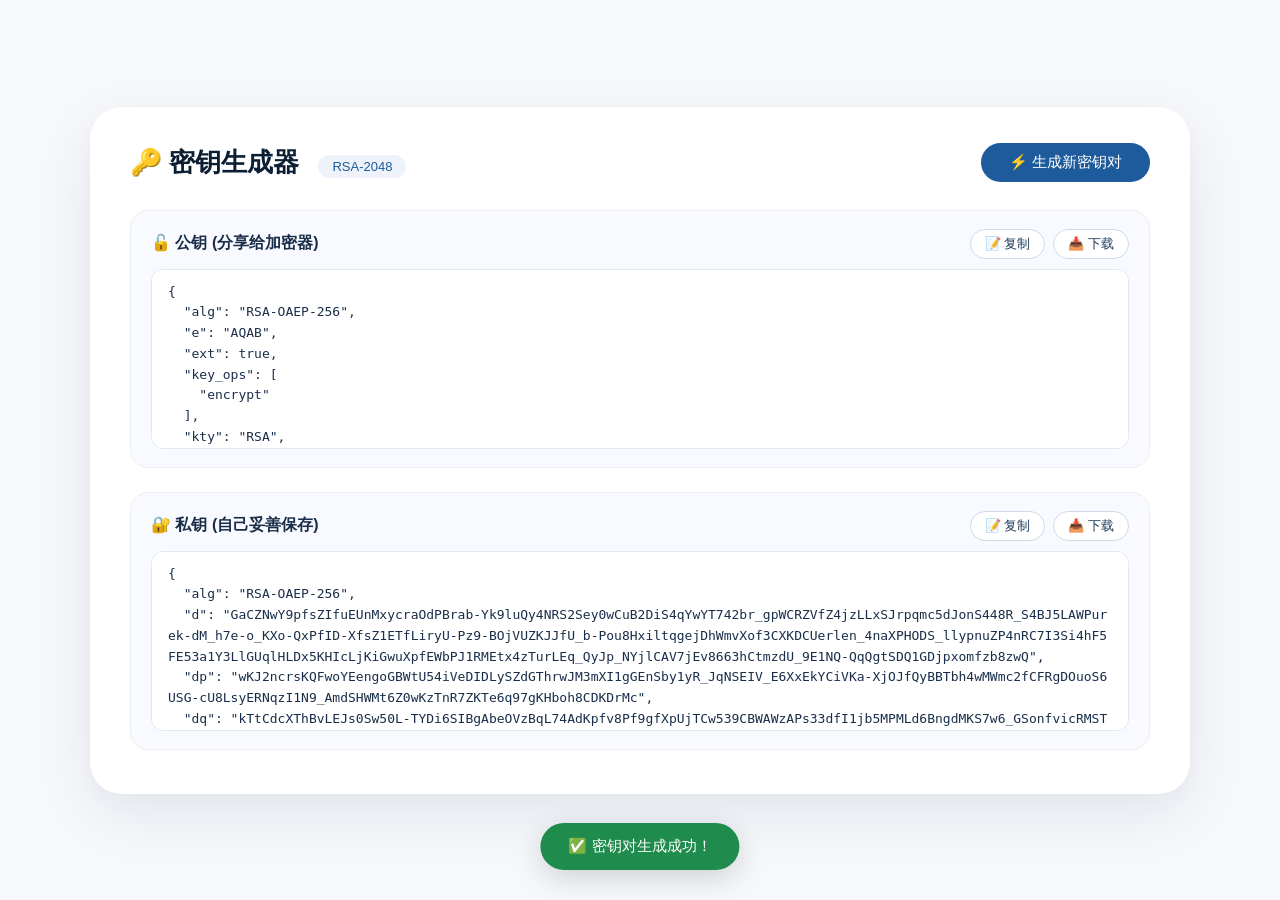
<file: generate-sk.html>
<!DOCTYPE html>
<html lang="zh-CN">
<head>
    <meta charset="UTF-8" />
    <meta name="viewport" content="width=device-width, initial-scale=1.0" />
    <title>密钥生成器 · RSA</title>
    <style>
        * {
            margin: 0;
            padding: 0;
            box-sizing: border-box;
        }
        body {
            font-family: 'Inter', -apple-system, BlinkMacSystemFont, 'Segoe UI', Roboto, sans-serif;
            background: #f6f8fc;
            min-height: 100vh;
            display: flex;
            justify-content: center;
            align-items: center;
            padding: 20px;
        }
        .app {
            max-width: 1100px;
            width: 100%;
            background: #ffffff;
            border-radius: 32px;
            box-shadow: 0 20px 60px rgba(0, 20, 40, 0.08), 0 8px 24px rgba(0, 0, 0, 0.02);
            padding: 36px 40px 44px;
        }
        .app-header {
            display: flex;
            justify-content: space-between;
            align-items: center;
            flex-wrap: wrap;
            gap: 12px 20px;
            margin-bottom: 28px;
        }
        .app-title h1 {
            font-size: 26px;
            font-weight: 600;
            color: #0b1e33;
        }
        .app-title .badge {
            font-size: 13px;
            font-weight: 500;
            background: #eef3fb;
            color: #1e5b9c;
            padding: 4px 14px;
            border-radius: 100px;
            margin-left: 12px;
        }
        .btn-primary {
            background: #1e5b9c;
            border: none;
            padding: 10px 28px;
            border-radius: 60px;
            color: white;
            font-size: 15px;
            font-weight: 500;
            cursor: pointer;
            transition: all 0.2s;
        }
        .btn-primary:hover {
            background: #164a7e;
            transform: scale(1.02);
        }
        .btn-primary:active {
            transform: scale(0.97);
        }
        .key-pair {
            display: flex;
            flex-direction: column;
            gap: 24px;
            margin-top: 16px;
        }
        .key-box {
            background: #f8faff;
            border-radius: 18px;
            border: 1px solid #eaedf4;
            padding: 18px 20px;
        }
        .key-box-header {
            display: flex;
            justify-content: space-between;
            align-items: center;
            margin-bottom: 10px;
            flex-wrap: wrap;
            gap: 8px;
        }
        .key-box-header label {
            font-weight: 600;
            font-size: 16px;
            color: #1a2e4a;
            display: flex;
            align-items: center;
            gap: 8px;
        }
        .key-box-header .actions {
            display: flex;
            gap: 8px;
        }
        .btn-sm {
            background: white;
            border: 1px solid #d0d9e8;
            padding: 5px 14px;
            border-radius: 60px;
            font-size: 13px;
            font-weight: 500;
            color: #1e3c5a;
            cursor: pointer;
            transition: all 0.2s;
        }
        .btn-sm:hover {
            background: #e9eefa;
            border-color: #a7bcdb;
        }
        .key-content {
            background: white;
            border-radius: 12px;
            padding: 12px 16px;
            font-family: 'SF Mono', 'Fira Code', monospace;
            font-size: 13px;
            line-height: 1.6;
            color: #1a2e4a;
            border: 1px solid #e2e8f2;
            word-break: break-all;
            max-height: 180px;
            overflow-y: auto;
            white-space: pre-wrap;
        }
        .toast {
            position: fixed;
            bottom: 30px;
            left: 50%;
            transform: translateX(-50%) translateY(80px);
            background: #1a2e4a;
            color: white;
            padding: 14px 28px;
            border-radius: 60px;
            font-size: 15px;
            font-weight: 500;
            box-shadow: 0 8px 30px rgba(0, 0, 0, 0.16);
            opacity: 0;
            transition: all 0.4s cubic-bezier(0.22, 1, 0.36, 1);
            pointer-events: none;
            z-index: 999;
        }
        .toast.show {
            opacity: 1;
            transform: translateX(-50%) translateY(0);
        }
        .toast.error {
            background: #b13a3a;
        }
        .toast.success {
            background: #1f8b4c;
        }
        @media (max-width: 600px) {
            .app {
                padding: 20px 16px 28px;
            }
            .key-box-header {
                flex-direction: column;
                align-items: stretch;
            }
            .key-box-header .actions {
                justify-content: flex-start;
            }
        }
    </style>
</head>
<body>
    <div id="toast" class="toast"></div>
    <div class="app">
        <header class="app-header">
            <div class="app-title">
                <h1>🔑 密钥生成器 <span class="badge">RSA‑2048</span></h1>
            </div>
            <button class="btn-primary" id="genBtn">⚡ 生成新密钥对</button>
        </header>

        <div class="key-pair" id="keyPairContainer">
            <div class="key-box">
                <div class="key-box-header">
                    <label>🔓 公钥 (分享给加密器)</label>
                    <div class="actions">
                        <button class="btn-sm" id="copyPub">📝 复制</button>
                        <button class="btn-sm" id="downloadPub">📥 下载</button>
                    </div>
                </div>
                <div class="key-content" id="pubKeyDisplay">尚未生成</div>
            </div>
            <div class="key-box">
                <div class="key-box-header">
                    <label>🔐 私钥 (自己妥善保存)</label>
                    <div class="actions">
                        <button class="btn-sm" id="copyPriv">📝 复制</button>
                        <button class="btn-sm" id="downloadPriv">📥 下载</button>
                    </div>
                </div>
                <div class="key-content" id="privKeyDisplay">尚未生成</div>
            </div>
        </div>
    </div>

    <script>
        // ============================================================
        //  密钥生成器
        // ============================================================
        const $ = id => document.getElementById(id);
        const pubDisplay = $('pubKeyDisplay');
        const privDisplay = $('privKeyDisplay');
        const genBtn = $('genBtn');
        const copyPub = $('copyPub');
        const copyPriv = $('copyPriv');
        const downloadPub = $('downloadPub');
        const downloadPriv = $('downloadPriv');
        const toast = $('toast');

        let currentPubJwk = null;
        let currentPrivJwk = null;
        let toastTimer = null;

        function showToast(msg, type = 'info', duration = 2800) {
            if (toastTimer) clearTimeout(toastTimer);
            toast.textContent = msg;
            toast.className = 'toast';
            if (type === 'error') toast.classList.add('error');
            else if (type === 'success') toast.classList.add('success');
            void toast.offsetWidth;
            toast.classList.add('show');
            toastTimer = setTimeout(() => {
                toast.classList.remove('show');
                toastTimer = null;
            }, duration);
        }

        async function generateKeyPair() {
            try {
                const keyPair = await crypto.subtle.generateKey(
                    { name: 'RSA-OAEP', modulusLength: 2048, publicExponent: new Uint8Array([1, 0, 1]), hash: 'SHA-256' },
                    true,
                    ['encrypt', 'decrypt']
                );
                const pubJwk = await crypto.subtle.exportKey('jwk', keyPair.publicKey);
                const privJwk = await crypto.subtle.exportKey('jwk', keyPair.privateKey);
                return { pubJwk, privJwk };
            } catch (err) {
                throw new Error('密钥生成失败: ' + err.message);
            }
        }

        function formatJSON(obj) {
            return JSON.stringify(obj, null, 2);
        }

        function downloadJSON(obj, filename) {
            const blob = new Blob([formatJSON(obj)], { type: 'application/json' });
            const url = URL.createObjectURL(blob);
            const a = document.createElement('a');
            a.href = url;
            a.download = filename;
            document.body.appendChild(a);
            a.click();
            document.body.removeChild(a);
            URL.revokeObjectURL(url);
        }

        async function generateAndDisplay() {
            try {
                genBtn.disabled = true;
                genBtn.textContent = '⏳ 生成中…';
                const result = await generateKeyPair();
                currentPubJwk = result.pubJwk;
                currentPrivJwk = result.privJwk;
                pubDisplay.textContent = formatJSON(currentPubJwk);
                privDisplay.textContent = formatJSON(currentPrivJwk);
                showToast('✅ 密钥对生成成功！', 'success');
            } catch (err) {
                showToast('❌ ' + err.message, 'error');
            } finally {
                genBtn.disabled = false;
                genBtn.textContent = '⚡ 生成新密钥对';
            }
        }

        // ---- 复制 ----
        function copyText(text, msg = '已复制到剪贴板') {
            if (!text || text === '尚未生成') {
                showToast('请先生成密钥', 'error');
                return;
            }
            navigator.clipboard.writeText(text).then(() => {
                showToast('📝 ' + msg, 'success');
            }).catch(() => {
                const ta = document.createElement('textarea');
                ta.value = text;
                document.body.appendChild(ta);
                ta.select();
                document.execCommand('copy');
                ta.remove();
                showToast('📝 ' + msg, 'success');
            });
        }

        copyPub.addEventListener('click', () => copyText(pubDisplay.textContent, '公钥已复制'));
        copyPriv.addEventListener('click', () => copyText(privDisplay.textContent, '私钥已复制'));

        // ---- 下载 ----
        downloadPub.addEventListener('click', () => {
            if (!currentPubJwk) { showToast('请先生成密钥', 'error'); return; }
            downloadJSON(currentPubJwk, 'public_key.json');
            showToast('📥 公钥已下载', 'success');
        });
        downloadPriv.addEventListener('click', () => {
            if (!currentPrivJwk) { showToast('请先生成密钥', 'error'); return; }
            downloadJSON(currentPrivJwk, 'private_key.json');
            showToast('📥 私钥已下载', 'success');
        });

        // ---- 生成按钮 ----
        genBtn.addEventListener('click', generateAndDisplay);

        // 自动生成一组默认密钥
        generateAndDisplay();
        console.log('🔑 密钥生成器已启动');
    </script>
</body>
</html>
</file>
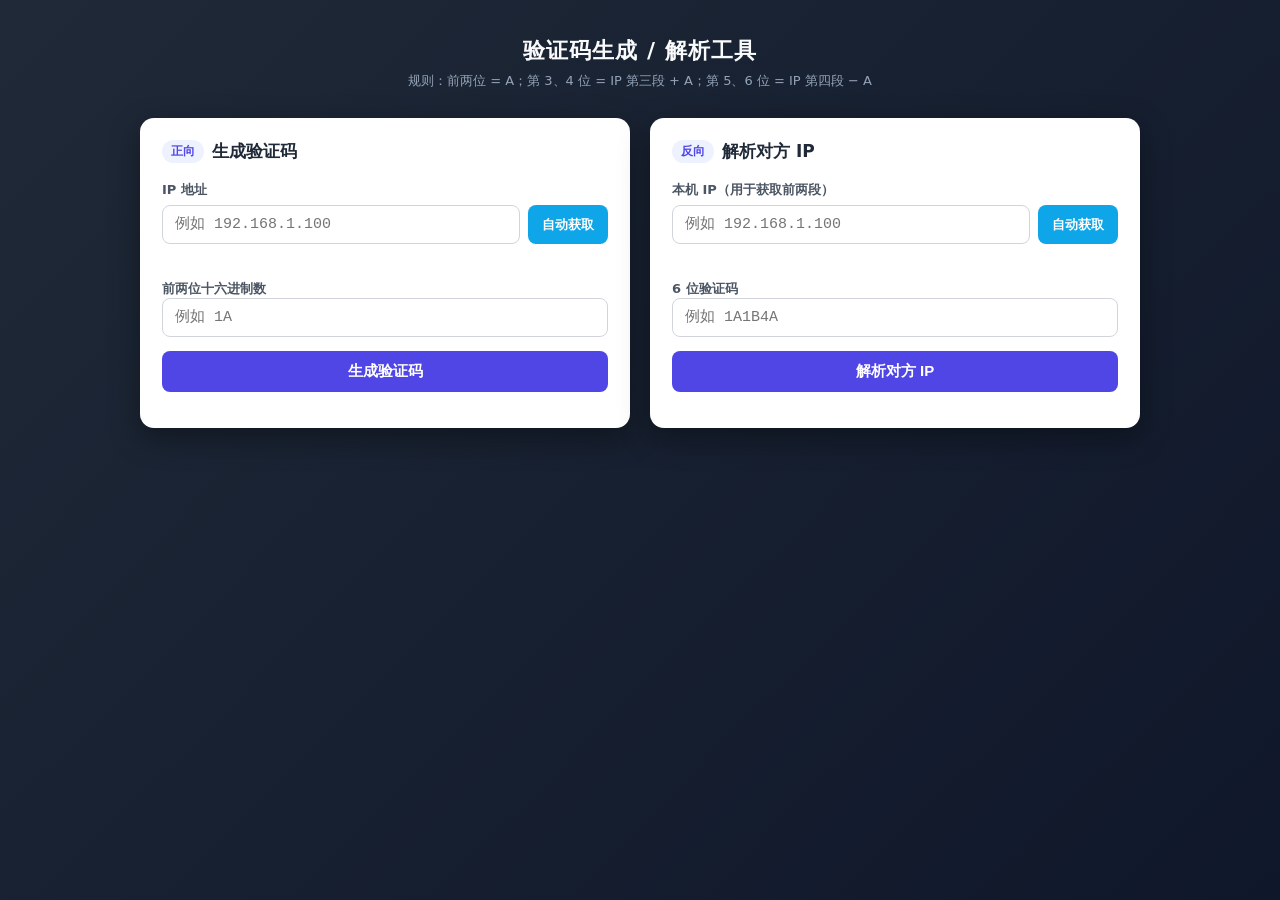
<file: ip-captcha.html>
<!DOCTYPE html>
<html lang="zh-CN">
<head>
<meta charset="UTF-8">
<meta name="viewport" content="width=device-width, initial-scale=1.0">
<title>验证码生成 / 解析工具</title>
<style>
  * { box-sizing: border-box; }

  body {
    margin: 0;
    min-height: 100vh;
    padding: 36px 16px;
    font-family: system-ui, -apple-system, "Segoe UI", "Microsoft YaHei", sans-serif;
    background: linear-gradient(135deg, #1f2937, #0f172a);
    color: #1f2937;
  }

  h1 {
    margin: 0 0 6px;
    color: #f9fafb;
    font-size: 22px;
    text-align: center;
    letter-spacing: 1px;
  }

  .subtitle {
    text-align: center;
    color: #94a3b8;
    font-size: 13px;
    margin-bottom: 28px;
  }

  .wrap { max-width: 1000px; margin: 0 auto; }

  .grid {
    display: grid;
    grid-template-columns: repeat(auto-fit, minmax(340px, 1fr));
    gap: 20px;
  }

  .card {
    background: #fff;
    border-radius: 14px;
    padding: 22px;
    box-shadow: 0 10px 30px rgba(0, 0, 0, .35);
  }

  .card h2 {
    margin: 0 0 18px;
    font-size: 17px;
    display: flex;
    align-items: center;
    gap: 8px;
  }

  .tag {
    font-size: 12px;
    font-weight: 600;
    padding: 3px 9px;
    border-radius: 999px;
    background: #eef2ff;
    color: #4f46e5;
  }

  label {
    display: block;
    font-size: 13px;
    font-weight: 600;
    color: #4b5563;
    margin-bottom: 14px;
  }

  .input-row {
    display: flex;
    gap: 8px;
    margin-top: 6px;
  }

  input {
    width: 100%;
    padding: 10px 12px;
    border: 1px solid #d1d5db;
    border-radius: 8px;
    font-size: 15px;
    font-family: ui-monospace, Consolas, "Courier New", monospace;
    outline: none;
    transition: border-color .2s, box-shadow .2s;
    flex: 1;
    min-width: 0;
  }

  input:focus {
    border-color: #6366f1;
    box-shadow: 0 0 0 3px rgba(99, 102, 241, .15);
  }

  button {
    width: 100%;
    padding: 11px;
    border: none;
    border-radius: 8px;
    background: #4f46e5;
    color: #fff;
    font-size: 15px;
    font-weight: 600;
    cursor: pointer;
    transition: background .2s;
  }

  button:hover { background: #4338ca; }
  button:active { transform: translateY(1px); }
  button:disabled { background: #a5b4fc; cursor: wait; }

  button.mini {
    width: auto;
    flex: 0 0 auto;
    padding: 0 14px;
    background: #0ea5e9;
    font-size: 13px;
    white-space: nowrap;
  }

  button.mini:hover { background: #0284c7; }

  .hint {
    font-size: 12px;
    font-weight: 400;
    color: #6b7280;
    margin-top: 6px;
    min-height: 16px;
    line-height: 1.5;
    font-family: inherit;
  }

  .hint.ok  { color: #047857; }
  .hint.err { color: #b45309; }

  .result {
    margin-top: 14px;
    border-radius: 8px;
    font-size: 14px;
    line-height: 1.7;
    overflow: hidden;
  }

  .result.ok {
    background: #ecfdf5;
    border: 1px solid #a7f3d0;
    padding: 12px 14px;
  }

  .result.err {
    background: #fef2f2;
    border: 1px solid #fecaca;
    padding: 12px 14px;
  }

  .res-title { font-weight: 700; margin-bottom: 6px; }
  .result.ok  .res-title { color: #047857; }
  .result.err .res-title { color: #b91c1c; }

  .res-line {
    color: #374151;
    font-family: ui-monospace, Consolas, "Courier New", monospace;
    font-size: 13px;
    word-break: break-all;
  }

  .code-big {
    font-family: ui-monospace, Consolas, "Courier New", monospace;
    font-size: 22px;
    font-weight: 700;
    letter-spacing: 3px;
    color: #4f46e5;
    margin: 4px 0 8px;
    word-break: break-all;
  }

  .err .code-big { color: #b91c1c; letter-spacing: 0; font-size: 14px; }
</style>
</head>
<body>

<div class="wrap">
  <h1>验证码生成 / 解析工具</h1>
  <div class="subtitle">
    规则：前两位 = A；第 3、4 位 = IP 第三段 + A；第 5、6 位 = IP 第四段 − A
  </div>

  <div class="grid">

    <!-- 正向 -->
    <section class="card">
      <h2><span class="tag">正向</span> 生成验证码</h2>

      <label>IP 地址
        <div class="input-row">
          <input id="f-ip" placeholder="例如 192.168.1.100" autocomplete="off">
          <button class="mini" id="f-auto">自动获取</button>
        </div>
        <div class="hint" id="f-hint"></div>
      </label>

      <label>前两位十六进制数
        <input id="f-prefix" placeholder="例如 1A" maxlength="2" autocomplete="off">
      </label>

      <button id="f-btn">生成验证码</button>

      <div class="result" id="f-result"></div>
    </section>

    <!-- 反向 -->
    <section class="card">
      <h2><span class="tag">反向</span> 解析对方 IP</h2>

      <label>本机 IP（用于获取前两段）
        <div class="input-row">
          <input id="r-ip" placeholder="例如 192.168.1.100" autocomplete="off">
          <button class="mini" id="r-auto">自动获取</button>
        </div>
        <div class="hint" id="r-hint"></div>
      </label>

      <label>6 位验证码
        <input id="r-code" placeholder="例如 1A1B4A" maxlength="6" autocomplete="off">
      </label>

      <button id="r-btn">解析对方 IP</button>

      <div class="result" id="r-result"></div>
    </section>

  </div>
</div>

<script>
/* ============ 工具函数 ============ */

const HEX_RE = /^[0-9A-F]+$/;
const IPV4_RE = /^\d{1,3}(\.\d{1,3}){3}$/;
const PRIVATE_RE = /^(10\.|192\.168\.|172\.(1[6-9]|2\d|3[01])\.)/;

function toHex2(n) {
  return n.toString(16).toUpperCase().padStart(2, '0');
}

function parseIPv4(input) {
  const s = (input || '').trim();
  if (!s) throw new Error('请输入 IP 地址');

  const parts = s.split('.');
  if (parts.length !== 4) {
    throw new Error(`IP 格式错误："${s}" 不是合法的 IPv4 地址（应为 4 段，例如 192.168.1.100）`);
  }

  return parts.map(function (p) {
    if (!/^\d{1,3}$/.test(p)) {
      throw new Error(`IP 格式错误：段 "${p}" 不是 0~255 的十进制数字`);
    }
    if (p.length > 1 && p[0] === '0') {
      throw new Error(`IP 格式错误：段 "${p}" 不能有前导 0`);
    }
    const n = parseInt(p, 10);
    if (n < 0 || n > 255) {
      throw new Error(`IP 格式错误：段 "${p}" 超出 0~255`);
    }
    return n;
  });
}

function render(el, isError, title, rows) {
  el.classList.remove('ok', 'err');
  el.classList.add(isError ? 'err' : 'ok');
  el.textContent = '';

  const t = document.createElement('div');
  t.className = 'res-title';
  t.textContent = title;
  el.appendChild(t);

  (rows || []).forEach(function (r) {
    const d = document.createElement('div');
    d.className = r.big ? 'code-big' : 'res-line';
    d.textContent = r.text;
    el.appendChild(d);
  });
}

/* ============ 自动获取本机 IP ============ */

/**
 * 用 WebRTC 获取本机局域网 IPv4。
 * 现代浏览器可能返回 mDNS 名（xxx.local），此时正则匹配不到 IPv4，返回 null。
 */
function getLocalIPv4ViaWebRTC(timeoutMs) {
  timeoutMs = timeoutMs || 3000;
  return new Promise(function (resolve) {
    const found = new Set();
    let pc = null;
    let finished = false;

    function finish() {
      if (finished) return;
      finished = true;
      try { if (pc) pc.close(); } catch (e) {}

      const ipv4 = [...found].filter(ip => IPV4_RE.test(ip));
      // 优先返回私网地址
      const priv = ipv4.find(ip => PRIVATE_RE.test(ip));
      resolve(priv || ipv4[0] || null);
    }

    try {
      const cfg = { iceServers: [] };
      pc = new RTCPeerConnection(cfg);

      pc.createDataChannel('probe');

      pc.onicecandidate = function (e) {
        if (!e.candidate) { finish(); return; }
        const c = e.candidate.candidate || '';
        const m = c.match(/(\d{1,3}(?:\.\d{1,3}){3})/);
        if (m) found.add(m[1]);
      };

      pc.createOffer()
        .then(o => pc.setLocalDescription(o))
        .catch(finish);

      setTimeout(finish, timeoutMs);
    } catch (err) {
      finish();
    }
  });
}

/** 获取公网 IPv4（可能失败） */
async function getPublicIPv4() {
  const urls = [
    'https://api.ipify.org?format=json',
    'https://ipinfo.io/json'
  ];
  for (const u of urls) {
    try {
      const r = await fetch(u, { cache: 'no-store' });
      if (!r.ok) continue;
      const j = await r.json();
      if (j && typeof j.ip === 'string' && IPV4_RE.test(j.ip)) return j.ip;
    } catch (e) { /* 忽略，试下一个 */ }
  }
  return null;
}

/**
 * 自动获取并填充 IP 输入框 + 显示来源提示
 */
async function autoFillIP(inputEl, hintEl, btnEl) {
  const oldText = btnEl.textContent;
  btnEl.disabled = true;
  btnEl.textContent = '获取中…';
  hintEl.className = 'hint';
  hintEl.textContent = '正在探测本机 IP…';

  try {
    // 1) 先试局域网
    const local = await getLocalIPv4ViaWebRTC(3000);
    if (local) {
      inputEl.value = local;
      hintEl.className = 'hint ok';
      hintEl.textContent = `已识别局域网 IP：${local}`;
      return;
    }

    // 2) 回退公网
    hintEl.textContent = '未获取到局域网 IP，正在尝试公网 IP…';
    const pub = await getPublicIPv4();
    if (pub) {
      inputEl.value = pub;
      hintEl.className = 'hint err';
      hintEl.textContent =
        `已填入公网 IP：${pub}（浏览器隐私策略可能屏蔽内网 IP，` +
        `若验证码按局域网设计，请手动改成 192.168.x.x 这类内网地址）`;
      return;
    }

    // 3) 全失败
    hintEl.className = 'hint err';
    hintEl.textContent = '自动获取失败，请手动输入本机 IP';
  } catch (e) {
    hintEl.className = 'hint err';
    hintEl.textContent = '自动获取失败，请手动输入本机 IP';
  } finally {
    btnEl.disabled = false;
    btnEl.textContent = oldText;
  }
}

/* ============ 正向：生成验证码 ============ */

function generateCode(ipInput, prefixInput) {
  const ip = parseIPv4(ipInput);
  const third = ip[2];
  const fourth = ip[3];

  let prefix = (prefixInput || '').trim().toUpperCase();
  if (prefix.length !== 2) {
    throw new Error('前两位必须是 2 位十六进制数，例如 1A');
  }
  if (!HEX_RE.test(prefix)) {
    throw new Error('前两位必须是十六进制数字，即 0-9、A-F');
  }

  const a = parseInt(prefix, 16);

  if (a > fourth) {
    throw new Error(
      `无法生成验证码：前两位 ${prefix} 转十进制为 ${a}，` +
      `大于 IP 第四段 ${fourth}，` +
      `会导致第5、6位计算结果 ${fourth - a} 小于 0`
    );
  }

  const b = third + a;
  const c = fourth - a;

  if (b < 0 || b > 255) {
    throw new Error(
      `无法生成验证码：第3、4位计算结果 ${b} 超出 0~255，无法用两位十六进制表示`
    );
  }
  if (c < 0 || c > 255) {
    throw new Error(
      `无法生成验证码：第5、6位计算结果 ${c} 超出 0~255，无法用两位十六进制表示`
    );
  }

  return {
    code: prefix + toHex2(b) + toHex2(c),
    prefix: prefix,
    a: a, b: b, c: c,
    third: third, fourth: fourth
  };
}

/* ============ 反向：解析对方 IP ============ */

function parseCode(localIpInput, codeInput) {
  const ip = parseIPv4(localIpInput);
  const first = ip[0];
  const second = ip[1];

  const code = (codeInput || '').trim().toUpperCase();
  if (code.length !== 6) {
    throw new Error('验证码必须是 6 位十六进制数');
  }
  if (!HEX_RE.test(code)) {
    throw new Error('验证码只能包含 0-9、A-F');
  }

  const a = parseInt(code.slice(0, 2), 16);
  const b = parseInt(code.slice(2, 4), 16);
  const c = parseInt(code.slice(4, 6), 16);

  const third = b - a;
  const fourth = c + a;

  if (third < 0) {
    throw new Error(
      `无法解析验证码：第3、4位 ${code.slice(2, 4)} 转十进制为 ${b}，` +
      `前两位 ${code.slice(0, 2)} 转十进制为 ${a}，` +
      `第三段 = ${b} - ${a} = ${third}，小于 0`
    );
  }
  if (third > 255) {
    throw new Error(`无法解析验证码：第三段 = ${b} - ${a} = ${third}，大于 255`);
  }
  if (fourth < 0) {
    throw new Error(`无法解析验证码：第四段 = ${c} + ${a} = ${fourth}，小于 0`);
  }
  if (fourth > 255) {
    throw new Error(
      `无法解析验证码：第5、6位 ${code.slice(4, 6)} 转十进制为 ${c}，` +
      `前两位 ${code.slice(0, 2)} 转十进制为 ${a}，` +
      `第四段 = ${c} + ${a} = ${fourth}，大于 255`
    );
  }

  return {
    ip: `${first}.${second}.${third}.${fourth}`,
    first: first, second: second,
    a: a, b: b, c: c,
    third: third, fourth: fourth,
    code: code
  };
}

/* ============ 页面交互 ============ */

// 自动获取按钮
document.getElementById('f-auto').addEventListener('click', function () {
  autoFillIP(
    document.getElementById('f-ip'),
    document.getElementById('f-hint'),
    this
  );
});

document.getElementById('r-auto').addEventListener('click', function () {
  autoFillIP(
    document.getElementById('r-ip'),
    document.getElementById('r-hint'),
    this
  );
});

// 正向生成
document.getElementById('f-btn').addEventListener('click', function () {
  const el = document.getElementById('f-result');
  const ipVal = document.getElementById('f-ip').value;
  const prefixVal = document.getElementById('f-prefix').value;

  try {
    const r = generateCode(ipVal, prefixVal);
    render(el, false, '✅ 生成成功', [
      { text: r.code, big: true },
      { text: `前两位 ${r.prefix} → 十进制 ${r.a}` },
      { text: `第3、4位：${r.third} + ${r.a} = ${r.b} → ${toHex2(r.b)}` },
      { text: `第5、6位：${r.fourth} - ${r.a} = ${r.c} → ${toHex2(r.c)}` },
      { text: `校验：${r.b} - ${r.a} = ${r.third}（第三段 ✓） ｜ ${r.c} + ${r.a} = ${r.fourth}（第四段 ✓）` }
    ]);
  } catch (e) {
    render(el, true, '❌ 错误', [{ text: e.message, big: true }]);
  }
});

// 反向解析
document.getElementById('r-btn').addEventListener('click', function () {
  const el = document.getElementById('r-result');
  const ipVal = document.getElementById('r-ip').value;
  const codeVal = document.getElementById('r-code').value;

  try {
    const r = parseCode(ipVal, codeVal);
    render(el, false, '✅ 解析成功', [
      { text: r.ip, big: true },
      { text: `对方 IP 前两段取自本机 IP：${r.first}.${r.second}` },
      { text: `前两位 ${r.code.slice(0, 2)} → 十进制 ${r.a}` },
      { text: `第三段 = ${r.code.slice(2, 4)}(${r.b}) - ${r.a} = ${r.third}` },
      { text: `第四段 = ${r.code.slice(4, 6)}(${r.c}) + ${r.a} = ${r.fourth}` }
    ]);
  } catch (e) {
    render(el, true, '❌ 错误', [{ text: e.message, big: true }]);
  }
});

// 回车快捷键
document.getElementById('f-prefix').addEventListener('keydown', function (e) {
  if (e.key === 'Enter') document.getElementById('f-btn').click();
});
document.getElementById('f-ip').addEventListener('keydown', function (e) {
  if (e.key === 'Enter') document.getElementById('f-btn').click();
});
document.getElementById('r-code').addEventListener('keydown', function (e) {
  if (e.key === 'Enter') document.getElementById('r-btn').click();
});
document.getElementById('r-ip').addEventListener('keydown', function (e) {
  if (e.key === 'Enter') document.getElementById('r-btn').click();
});
</script>
</body>
</html>
</file>
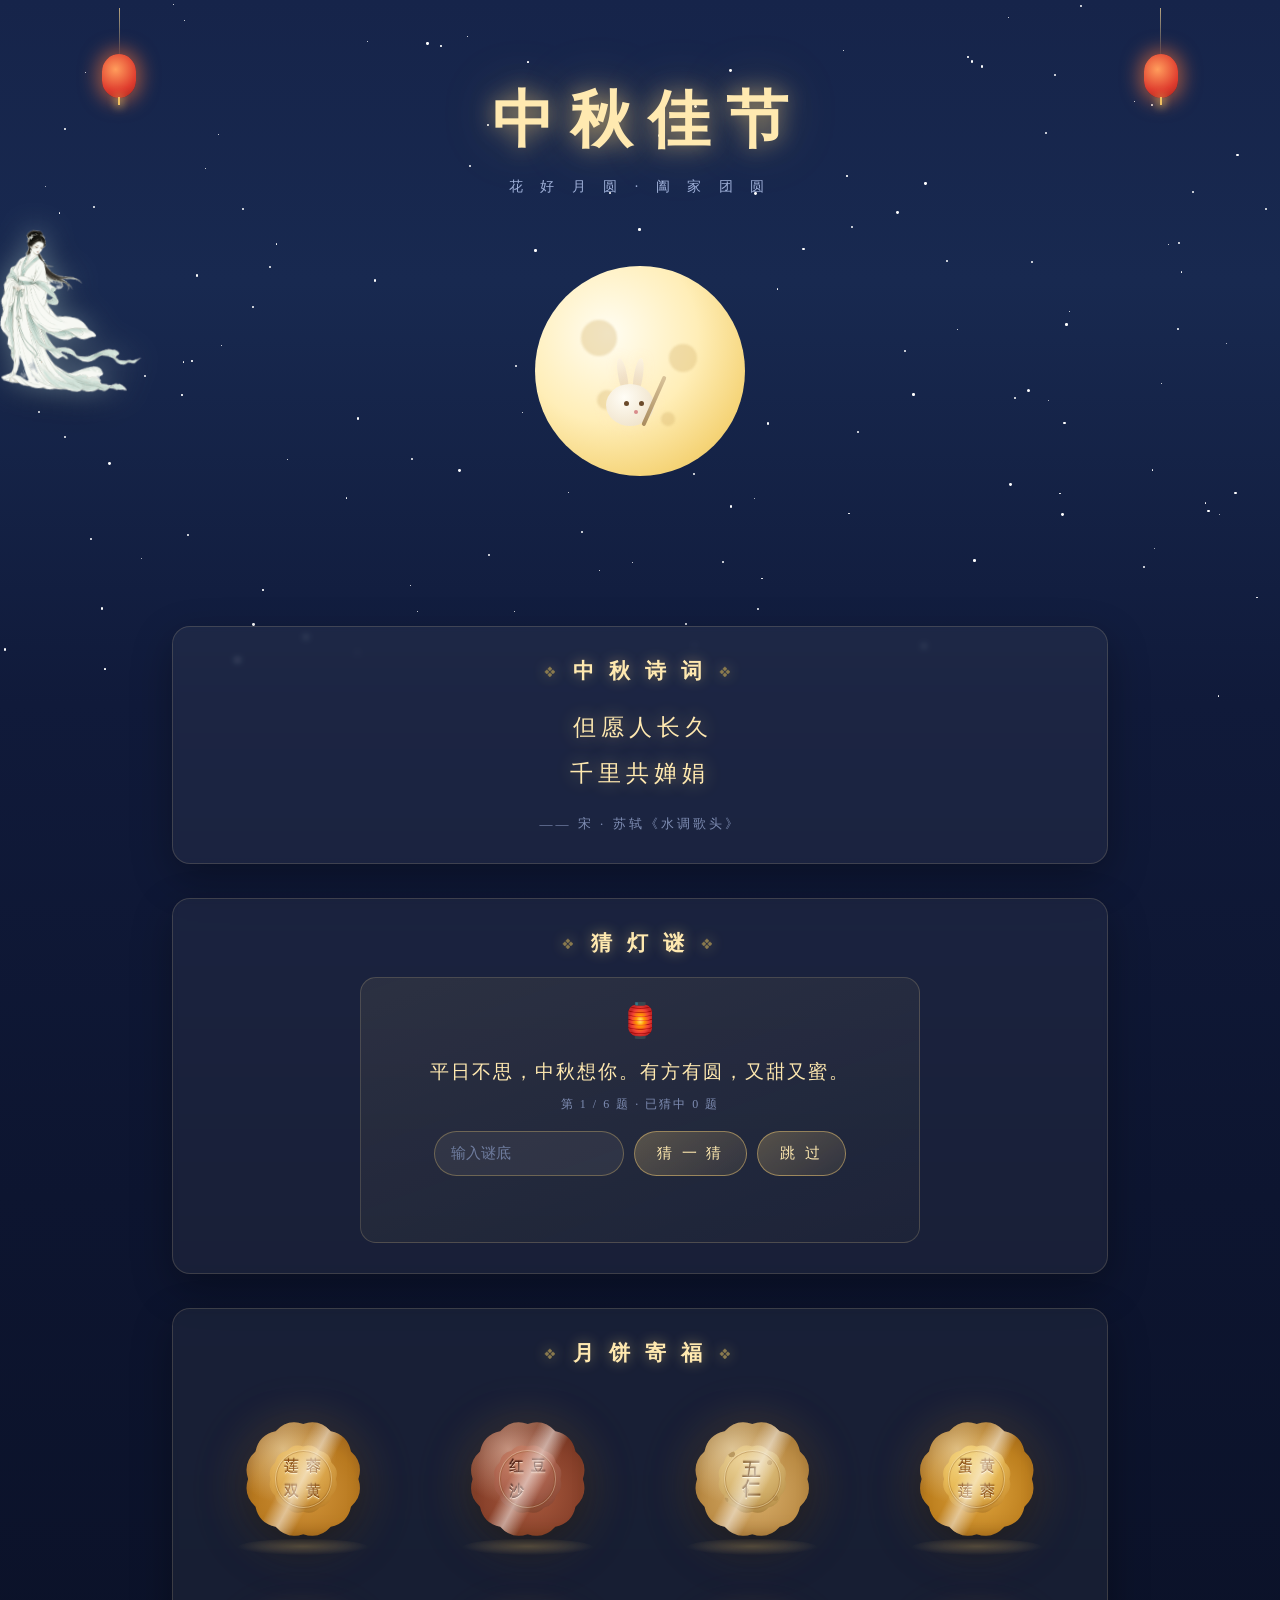
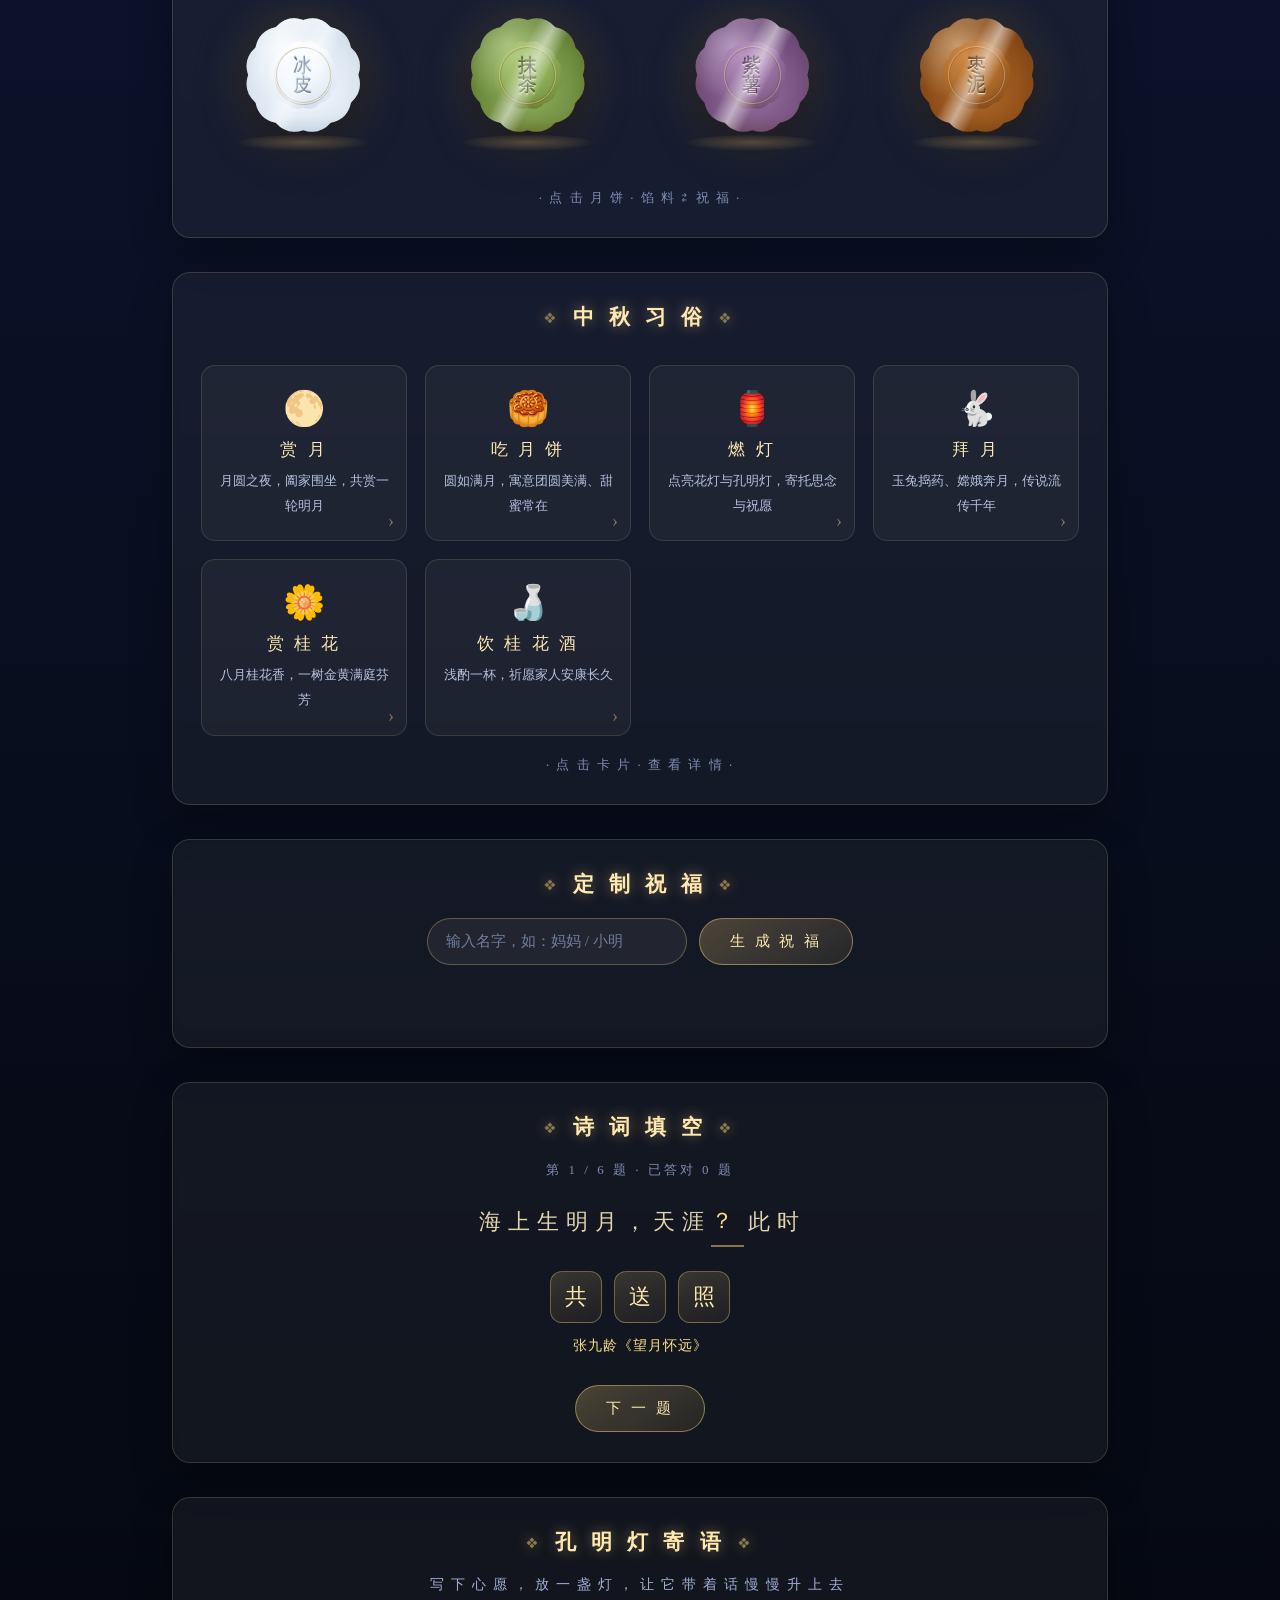
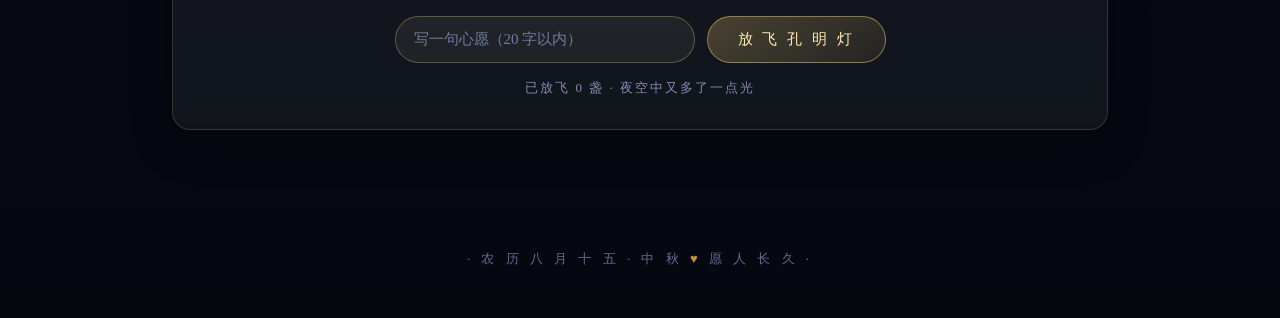
<file: mid-autumn.html>
<!DOCTYPE html>
<html lang="zh-CN">
<head>
<meta charset="UTF-8">
<meta name="viewport" content="width=device-width, initial-scale=1.0">
<title>中秋佳节 · 花好月圆</title>
<style>
  * { margin: 0; padding: 0; box-sizing: border-box; }

  :root {
    --gold: #ffe9b0;
    --gold-deep: #e9b768;
    --muted: #9fb0d8;
  }

  html { scroll-behavior: smooth; }

  /* 渐变放在根元素上：根背景会铺满整个 canvas，
     不会在内容比视口矮时留出白边（用 fixed 只按视口铺，会露白） */
  html {
    min-height: 100%;
    background-color: #05080f;      /* 兜底色，避免任何情况下露出白边 */
    background-image: linear-gradient(180deg, #16244a 0%, #182950 8%, #101a3a 20%,
                #0d1530 34%, #0a1024 56%, #070b18 78%, #05080f 100%);
    background-repeat: no-repeat;
    background-size: 100% 100%;
  }

  body {
    min-height: 100vh;
    background-color: transparent;
    font-family: "Songti SC", "STSong", "SimSun", "Microsoft YaHei", serif;
    color: #f5ecd7;
    overflow-x: hidden;
  }

  /* ============ 背景层 ============ */
  .sky {
    position: fixed;
    inset: 0;
    pointer-events: none;
    z-index: 0;
    overflow: hidden;
  }
  .star {
    position: absolute;
    background: #fff;
    border-radius: 50%;
    animation: twinkle 3s infinite ease-in-out;
  }
  @keyframes twinkle {
    0%, 100% { opacity: .12; transform: scale(.6); }
    50%      { opacity: .95; transform: scale(1.25); }
  }
  .shooting {
    position: absolute;
    width: 120px;
    height: 1.5px;
    background: linear-gradient(90deg, rgba(255,255,255,0), #fff);
    border-radius: 50%;
    opacity: 0;
    animation: shoot 1.1s linear forwards;
  }
  @keyframes shoot {
    0%   { opacity: 0; transform: translate(0, 0) rotate(28deg); }
    15%  { opacity: 1; }
    100% { opacity: 0; transform: translate(-320px, 170px) rotate(28deg); }
  }

  /* ============ 通用容器 ============ */
  .wrap {
    position: relative;
    z-index: 2;
    max-width: 980px;
    margin: 0 auto;
    padding: 0 22px 80px;
  }

  /* ============ 顶部标题区 ============ */
  header {
    position: relative;
    z-index: 2;
    text-align: center;
    padding: 60px 22px 10px;
  }
  .lantern {
    position: absolute;
    top: -10px;
    width: 34px;
    animation: swing 4s ease-in-out infinite;
    transform-origin: top center;
  }
  .lantern.l1 { left: 8%;  animation-delay: 0s; }
  .lantern.l2 { right: 8%; animation-delay: 1.4s; }
  .lantern .line {
    width: 1px; height: 46px; margin: 0 auto;
    background: linear-gradient(180deg, rgba(255,220,150,.7), rgba(255,220,150,.1));
  }
  .lantern .body {
    width: 34px; height: 44px;
    border-radius: 50% / 40%;
    background: radial-gradient(circle at 40% 35%, #ff9d5c, #e03e2f 60%, #a8201a);
    box-shadow: 0 0 18px 5px rgba(255, 120, 60, .55);
    position: relative;
  }
  .lantern .body::after {
    content: "";
    position: absolute;
    bottom: -7px; left: 50%;
    transform: translateX(-50%);
    width: 2px; height: 8px;
    background: #f0c060;
    box-shadow: 0 0 8px 2px rgba(240,200,100,.7);
  }
  @keyframes swing {
    0%, 100% { transform: rotate(-6deg); }
    50%      { transform: rotate(6deg); }
  }

  h1.title {
    font-size: clamp(38px, 7vw, 62px);
    letter-spacing: 16px;
    text-indent: 16px;
    color: var(--gold);
    text-shadow: 0 0 22px rgba(255,214,120,.6), 0 0 60px rgba(255,200,100,.28);
}

  .subtitle {
    margin-top: 16px;
    font-size: 14px;
    letter-spacing: 7px;
    color: var(--muted);
  }

  /* ============ 月亮场景 ============ */
  .scene {
    position: relative;
    height: 380px;
    margin-top: 30px;
  }
  .moon-wrap {
    position: absolute;
    left: 50%;
    top: 40px;
    transform: translateX(-50%);
    width: 210px;
    height: 210px;
    animation: moonRise 2.6s cubic-bezier(.22,.9,.3,1) both;
  }
  @keyframes moonRise {
    from { transform: translate(-50%, 190px); opacity: 0; }
    to   { transform: translate(-50%, 0);   opacity: 1; }
  }
  .moon {
    width: 210px; height: 210px;
    border-radius: 50%;
    background: radial-gradient(circle at 35% 32%, #fffdf2 0%, #ffeeb8 45%, #f5d478 75%, #e0b855 100%);
    animation: glow 4s ease-in-out infinite;
  }
  @keyframes glow {
    0%,100% { box-shadow: 0 0 40px 12px rgba(255,232,160,.40), 0 0 130px 45px rgba(255,220,130,.16); }
    50%     { box-shadow: 0 0 58px 20px rgba(255,232,160,.62), 0 0 165px 60px rgba(255,220,130,.26); }
  }
  .crater {
    position: absolute;
    border-radius: 50%;
    background: rgba(214,180,110,.36);
    filter: blur(1px);
  }
  .c1 { width: 36px; height: 36px; top: 54px;  left: 46px; }
  .c2 { width: 20px; height: 20px; top: 124px; left: 62px; }
  .c3 { width: 28px; height: 28px; top: 78px;  left: 134px; }
  .c4 { width: 14px; height: 14px; top: 146px; left: 126px; }

  /* 玉兔 */
  .rabbit {
    position: absolute;
    left: 50%;
    top: 158px;
    transform: translateX(-50%);
    width: 80px;
    animation: hop 3.2s ease-in-out infinite;
  }
  @keyframes hop {
    0%, 100% { transform: translate(-50%, 0) rotate(-2deg); }
    45%      { transform: translate(-50%, -14px) rotate(2deg); }
  }
  .rabbit .ear {
    position: absolute;
    width: 9px; height: 34px;
    background: linear-gradient(180deg, #fdf3e0, #e8d5b8);
    border-radius: 50% 50% 40% 40%;
    top: -26px;
    box-shadow: 0 0 10px rgba(255,235,190,.5);
  }
  .rabbit .ear.e1 { left: 18px; transform: rotate(-11deg); }
  .rabbit .ear.e2 { left: 34px; transform: rotate(9deg); }
  .rabbit .head {
    position: absolute;
    left: 6px; top: 0;
    width: 48px; height: 42px;
    border-radius: 50%;
    background: radial-gradient(circle at 38% 32%, #fffdf6, #ecdcbe);
    box-shadow: 0 0 14px rgba(255,235,190,.45);
  }
  .rabbit .eye {
    position: absolute;
    width: 5px; height: 5px;
    border-radius: 50%;
    background: #6b4a2a;
    top: 17px;
  }
  .rabbit .eye.g1 { left: 18px; }
  .rabbit .eye.g2 { left: 33px; }
  .rabbit .nose {
    position: absolute;
    width: 4px; height: 4px;
    border-radius: 50%;
    background: #d98b8b;
    left: 28px; top: 26px;
  }
  .rabbit .pestle {
    position: absolute;
    left: 52px; top: -10px;
    width: 4px; height: 54px;
    background: linear-gradient(180deg, #d9c39a, #a98c5f);
    border-radius: 3px;
    transform: rotate(24deg);
    animation: pound 1.6s ease-in-out infinite;
  }
  @keyframes pound {
    0%, 100% { transform: rotate(24deg); }
    50%      { transform: rotate(-12deg); }
  }

  /* 孔明灯 */
  .sky-lantern {
    position: absolute;
    bottom: -120px;
    width: 22px; height: 30px;
    border-radius: 50% 50% 30% 30%;
    background: linear-gradient(180deg, #ffcf7a, #f08a3c);
    box-shadow: 0 0 20px 6px rgba(255,170,80,.55);
    animation: floatUp linear infinite;
    opacity: .9;
  }
  @keyframes floatUp {
    0%   { transform: translate(0, 0) rotate(-4deg); opacity: 0; }
    10%  { opacity: .95; }
    90%  { opacity: .75; }
    100% { transform: translate(60px, -560px) rotate(6deg); opacity: 0; }
  }

  /* 桂花花瓣 */
  .petal {
    position: fixed;
    top: -20px;
    width: 9px; height: 9px;
    background: radial-gradient(circle at 35% 35%, #fff0c0, #f2c94c);
    border-radius: 50% 0 50% 50%;
    opacity: .75;
    pointer-events: none;
    z-index: 3;
    animation: fall linear infinite;
  }
  @keyframes fall {
    0%   { transform: translate(0, -10vh) rotate(0deg); opacity: 0; }
    10%  { opacity: .8; }
    100% { transform: translate(90px, 110vh) rotate(420deg); opacity: 0; }
  }

  /* ============ 卡片通用 ============ */
  .card {
    background: rgba(255, 245, 220, .05);
    border: 1px solid rgba(255, 225, 160, .16);
    border-radius: 18px;
    padding: 30px 28px;
    backdrop-filter: blur(3px);
    box-shadow: 0 14px 40px rgba(0, 0, 0, .3);
  }
  .card-title {
    font-size: 21px;
    letter-spacing: 5px;
    color: var(--gold);
    margin-bottom: 20px;
    text-align: center;
    text-shadow: 0 0 14px rgba(255,214,120,.45);
  }
  .card-title::before,
  .card-title::after { content: "❖"; font-size: 12px; color: #8a7a4e; margin: 0 12px; vertical-align: middle; }

  /* ============ 诗句 ============ */
  .poem-card { margin-top: 10px; }
  .poem {
    text-align: center;
    font-size: 19px;
    color: #e2d6ae;
  }
  /* 只剩对句，放大一点、拉宽字距，让空白把两句托起来 */
  .poem-lines {
    font-size: 23px;
    line-height: 2;
    letter-spacing: 5px;
    text-indent: 5px;
    color: var(--gold);
    text-shadow: 0 0 18px rgba(255, 214, 120, .45);
  }
  .poem .from {
    display: block;
    margin-top: 18px;
    font-size: 13px;
    letter-spacing: 3px;
    color: #7f8db3;
  }

  /* ============ 月饼（圆形 · 广式） ============ */
  /* 8 块月饼：宽屏 4 列 × 2 行。
     这里必须写死列数——用 auto-fit 会按 minmax 最小值算出 5 列，
     变成上行 5 块、下行 3 块的难看排布 */
  .mooncakes {
    margin-top: 38px;
    display: grid;
    grid-template-columns: repeat(4, 1fr);
    gap: 34px 20px;
    justify-items: center;
  }
  /* 中屏：4 列会挤，折成 2 列 × 4 行 */
  @media (max-width: 820px) {
    .mooncakes { grid-template-columns: repeat(2, 1fr); gap: 26px 14px; }
  }

  /* 整块的外层：带花边的饼身 */
  .cake {
    --size: 124px;
    position: relative;
    width: var(--size);
    height: var(--size);
    cursor: pointer;
    user-select: none;
    filter: drop-shadow(0 12px 20px rgba(0, 0, 0, .5))
            drop-shadow(0 0 22px rgba(255, 186, 84, .2));
    transition: transform .35s cubic-bezier(.22,.9,.3,1), filter .35s ease;
  }

  /* 饼身颜色层：用 clip-path 引用内联 SVG 的花瓣形状。
     颜色全部走 CSS 变量，8 种馅料各自覆盖一套即可 */
  .cake .rind {
    position: absolute;
    inset: 0;
    -webkit-clip-path: url(#scallop);
    clip-path: url(#scallop);
    background:
      radial-gradient(circle at 34% 26%, var(--rim-shine, rgba(255, 250, 226, .5)), rgba(255, 250, 226, 0) 44%),
      radial-gradient(circle at 52% 62%,
        var(--rind1, #d1933a) 0%, var(--rind2, #b8791f) 52%,
        var(--rind3, #91591a) 84%, var(--rind4, #7a4813) 100%);
    /* 内描边跟随花瓣形状，形成一圈花边高光 */
    box-shadow:
      inset 0 0 0 1.5px var(--rim-line, rgba(255, 236, 190, .34)),
      inset 0 5px 12px rgba(255, 240, 200, .22),
      inset 0 -8px 16px rgba(88, 46, 6, .38);
  }

  /* 饼面（内圈深色平面）：也用花瓣形状，边缘跟着花边走 */
  .cake .top {
    position: absolute;
    inset: calc(var(--size) * 0.115);
    -webkit-clip-path: url(#scallopFace);
    clip-path: url(#scallopFace);
    background:
      radial-gradient(circle at 40% 30%,
        var(--face1, #eec97f) 0%, var(--face2, #dda94f) 34%,
        var(--face3, #c5892f) 62%, var(--face4, #a06a20) 84%,
        var(--face5, #85521a) 100%);
    box-shadow:
      inset 0 0 0 2px var(--face-line, rgba(255, 240, 200, .22)),
      inset 0 9px 16px rgba(255, 240, 200, .22),
      inset 0 -12px 18px rgba(88, 46, 6, .5);
    display: flex;
    align-items: center;
    justify-content: center;
    overflow: hidden;
  }

  /* 压花：外圈花瓣纹（细密缺口环） */
  .cake .top::before {
    content: "";
    position: absolute;
    inset: 5%;
    border-radius: 50%;
    background-image:
      repeating-conic-gradient(from 0deg,
        rgba(255, 245, 214, .34) 0deg 4deg,
        rgba(122, 68, 14, .38) 4deg 8deg);
    -webkit-mask: radial-gradient(circle, transparent 66%, #000 68%, #000 88%, transparent 90%);
    mask: radial-gradient(circle, transparent 66%, #000 68%, #000 88%, transparent 90%);
    pointer-events: none;
  }
  /* 压花：内圈细线（作为文字的外框） */
  .cake .top::after {
    content: "";
    position: absolute;
    inset: 20%;
    border-radius: 50%;
    border: 1.5px solid rgba(255, 245, 214, .32);
    box-shadow: inset 0 0 0 1px rgba(122, 68, 14, .26),
                0 1px 1px rgba(122, 68, 14, .32);
    pointer-events: none;
  }

  /* 饼面文字：默认「田字」四字排布（祝福语用），每字带凹刻明暗 */
  .cake .word {
    position: relative;
    z-index: 3;
    display: grid;
    grid-template-columns: repeat(2, 1fr);
    place-items: center;
    gap: calc(var(--size) * 0.035);
    font-size: calc(var(--size) * 0.142);
    line-height: 1;
    color: var(--word, #8a4a0d);
    text-shadow:
      0 1px 0 var(--word-hi, rgba(255, 248, 220, .9)),
      0 2px 2px rgba(255, 236, 190, .45),
      0 -1px 1px var(--word-lo, rgba(96, 48, 6, .6)),
      0 0 10px var(--word-glow, rgba(255, 214, 130, .3));
    transition: color .45s ease, text-shadow .45s ease;
  }
  .cake .word span {
    display: block;
    transition: transform .5s cubic-bezier(.3,1.4,.5,1), opacity .45s ease;
  }

  /* 馅料名竖排排布（列数跟着字数走）：
       2 字 → 单列，字可以大
       3~4 字 → 两列对称（3 字是「上2下1」），跟四字祝福同样的版式
     这样「莲蓉双黄」和「中秋快乐」看起来是一套字，不会一大一小 */
  .cake.show-filling .word {
    gap: calc(var(--size) * 0.004);
    letter-spacing: calc(var(--size) * 0.006);
  }
  .cake.show-filling[data-len="2"] .word {
    grid-template-columns: 1fr;
    font-size: calc(var(--size) * 0.155);
  }
  .cake.show-filling[data-len="3"] .word,
  .cake.show-filling[data-len="4"] .word {
    grid-template-columns: repeat(2, 1fr);
    font-size: calc(var(--size) * 0.1188);
    gap: calc(var(--size) * 0.08) calc(var(--size) * 0.05);
  }

  /* 缓慢扫过的反光（跟随花瓣形状） */
  .cake .shine {
    position: absolute;
    inset: 0;
    -webkit-clip-path: url(#scallop);
    clip-path: url(#scallop);
    background: linear-gradient(118deg,
      rgba(255, 255, 255, 0) 40%,
      rgba(255, 255, 255, .5) 50%,
      rgba(255, 255, 255, 0) 60%);
    animation: cakeShine 6s ease-in-out infinite;
    pointer-events: none;
    z-index: 5;
  }
  @keyframes cakeShine {
    0%, 66%, 100% { transform: translateX(-52%); opacity: 0; }
    74%           { opacity: .65; }
    92%           { transform: translateX(52%); opacity: 0; }
  }

  /* ============ 八种馅料的配色 ============ */
  /* 每种只覆盖一套颜色变量，形状/结构完全复用 */

  /* 1 莲蓉双黄 —— 传统金黄 */
  .cake[data-flavor="lotus"] {
    --rind1: #d1933a; --rind2: #b8791f; --rind3: #91591a; --rind4: #7a4813;
    --face1: #eec97f; --face2: #dda94f; --face3: #c5892f; --face4: #a06a20; --face5: #85521a;
    --word: #8a4a0d; --word-glow: rgba(255, 214, 130, .3);
  }
  /* 2 红豆沙 —— 焙烤红棕 */
  .cake[data-flavor="bean"] {
    --rind1: #a95a3e; --rind2: #87402a; --rind3: #6b2f1d; --rind4: #522213;
    --face1: #c8836a; --face2: #ae6550; --face3: #8f4c39; --face4: #733a29; --face5: #5b2b1c;
    --rim-shine: rgba(255, 226, 208, .5); --rim-line: rgba(255, 220, 200, .3);
    --word: #4d1c10; --word-hi: rgba(255, 226, 210, .85); --word-lo: rgba(58, 20, 10, .7);
    --word-glow: rgba(255, 150, 110, .3);
  }
  /* 3 五仁 —— 浅米色带果仁，饼面加点状颗粒感 */
  .cake[data-flavor="nuts"] {
    --rind1: #d8ad6a; --rind2: #bb8c45; --rind3: #986b2c; --rind4: #7d551f;
    --face1: #edd49b; --face2: #d9b874; --face3: #c19a52; --face4: #a37c3a; --face5: #87632a;
    --word: #6f4413; --word-glow: rgba(255, 226, 160, .3);
  }
  .cake[data-flavor="nuts"] .top {
    background-image:
      radial-gradient(circle at 28% 24%, rgba(120, 80, 30, .4) 0 3%, transparent 3.6%),
      radial-gradient(circle at 68% 33%, rgba(150, 105, 45, .38) 0 2.4%, transparent 3%),
      radial-gradient(circle at 43% 62%, rgba(120, 80, 30, .34) 0 3.2%, transparent 3.8%),
      radial-gradient(circle at 74% 70%, rgba(160, 118, 55, .34) 0 2.6%, transparent 3.2%),
      radial-gradient(circle at 22% 72%, rgba(140, 96, 40, .3) 0 2.2%, transparent 2.8%),
      radial-gradient(circle at 40% 30%,
        var(--face1) 0%, var(--face2) 34%, var(--face3) 62%, var(--face4) 84%, var(--face5) 100%);
  }
  /* 4 蛋黄莲蓉 —— 金黄带咸蛋黄 */
  .cake[data-flavor="yolk"] {
    --rind1: #dda23c; --rind2: #bd7f1e; --rind3: #935c14; --rind4: #7a4a10;
    --face1: #f5d98a; --face2: #e8bb58; --face3: #cf9433; --face4: #a87122; --face5: #8b5718;
    --word: #8a4a0d; --word-glow: rgba(255, 222, 140, .35);
  }
  /* 5 冰皮 —— 半透明白，冷调 */
  .cake[data-flavor="snow"] {
    --rind1: #f4f8fd; --rind2: #dde7f2; --rind3: #c3d2e2; --rind4: #aabccf;
    --face1: #ffffff; --face2: #f2f7fc; --face3: #dde8f3; --face4: #c6d5e4; --face5: #aebfd1;
    --rim-shine: rgba(255, 255, 255, .85); --rim-line: rgba(255, 255, 255, .7);
    --face-line: rgba(255, 255, 255, .7);
    --word: #4a6b86; --word-hi: rgba(255, 255, 255, .95);
    --word-lo: rgba(70, 100, 130, .55); --word-glow: rgba(200, 230, 255, .6);
  }
  .cake[data-flavor="snow"] .rind,
  .cake[data-flavor="snow"] .top {
    box-shadow:
      inset 0 0 0 2px rgba(255, 255, 255, .6),
      inset 0 10px 18px rgba(255, 255, 255, .75),
      inset 0 -12px 18px rgba(120, 150, 180, .3);
  }
  /* 6 抹茶 —— 青绿 */
  .cake[data-flavor="matcha"] {
    --rind1: #8fae5c; --rind2: #6d8c3e; --rind3: #556e2c; --rind4: #43571f;
    --face1: #b3cc82; --face2: #93b25e; --face3: #75933f; --face4: #5d782e; --face5: #465c20;
    --rim-shine: rgba(230, 250, 190, .5); --rim-line: rgba(226, 245, 180, .35);
    --word: #2f4310; --word-hi: rgba(232, 250, 196, .85); --word-lo: rgba(38, 54, 12, .7);
    --word-glow: rgba(180, 230, 120, .35);
  }
  /* 7 紫薯 —— 紫罗兰 */
  .cake[data-flavor="purple"] {
    --rind1: #96709f; --rind2: #75507f; --rind3: #5c3d65; --rind4: #472e4e;
    --face1: #b894c0; --face2: #9a73a4; --face3: #7d5a87; --face4: #654668; --face5: #4e344f;
    --rim-shine: rgba(240, 220, 250, .5); --rim-line: rgba(238, 214, 248, .32);
    --word: #3d2145; --word-hi: rgba(244, 226, 250, .85); --word-lo: rgba(48, 26, 54, .7);
    --word-glow: rgba(210, 160, 240, .38);
  }
  /* 8 枣泥 —— 深琥珀 */
  .cake[data-flavor="jujube"] {
    --rind1: #b06a28; --rind2: #8d4d18; --rind3: #6f3a10; --rind4: #55290a;
    --face1: #cf8c48; --face2: #b26f2e; --face3: #925420; --face4: #754014; --face5: #5c300c;
    --rim-shine: rgba(255, 228, 190, .5); --rim-line: rgba(255, 222, 180, .3);
    --word: #4a2405; --word-hi: rgba(255, 230, 195, .85); --word-lo: rgba(58, 28, 4, .72);
    --word-glow: rgba(255, 180, 100, .35);
  }

  /* 悬停 / 按下 */
  .cake:hover {
    transform: translateY(-10px) scale(1.05);
    filter: drop-shadow(0 18px 26px rgba(0, 0, 0, .55))
            drop-shadow(0 0 34px rgba(255, 186, 84, .5));
  }
  .cake:active { transform: translateY(-4px) scale(.99); }

  /* ---------- 点击后：模印落章（祝福语变大、描金，中央无任何遮挡） ---------- */
  .cake.cut .word {
    font-size: calc(var(--size) * 0.152);
    gap: calc(var(--size) * 0.045);
    color: var(--word);
    text-shadow:
      0 1.5px 0 var(--word-hi, rgba(255, 250, 226, .95)),
      0 2.5px 3px rgba(255, 236, 190, .5),
      0 -1px 1px var(--word-lo, rgba(80, 38, 4, .7)),
      0 0 14px var(--word-glow, rgba(255, 208, 110, .55));
  }
  /* 四字依次落下的入场感 */
  .cake.cut .word span { animation: wordIn .6s cubic-bezier(.3,1.5,.5,1) backwards; }
  .cake.cut .word span:nth-child(1) { animation-delay: .00s; }
  .cake.cut .word span:nth-child(2) { animation-delay: .07s; }
  .cake.cut .word span:nth-child(3) { animation-delay: .14s; }
  .cake.cut .word span:nth-child(4) { animation-delay: .21s; }
  @keyframes wordIn {
    0%   { opacity: .15; transform: translateY(-5px) scale(.7); }
    60%  { opacity: 1;   transform: translateY(0)    scale(1.12); }
    100% { opacity: 1;   transform: translateY(0)    scale(1); }
  }

  /* 落章时内圈金环微微外扩，作为四字的外框 */
  .cake.cut .top::after {
    border-color: rgba(255, 242, 206, .5);
    box-shadow: inset 0 0 0 1px rgba(122, 68, 14, .34),
                0 0 20px rgba(255, 196, 92, .55);
    animation: ringBloom .7s ease-out forwards;
  }
  @keyframes ringBloom {
    0%   { transform: scale(.78); opacity: .4; }
    60%  { opacity: 1; }
    100% { transform: scale(1); opacity: 1; }
  }

  .cake.cut { animation: cakePop .55s cubic-bezier(.3,1.6,.5,1) forwards; }
  @keyframes cakePop {
    0%   { transform: translateY(0) scale(1); }
    45%  { transform: translateY(-7px) scale(1.1); }
    100% { transform: translateY(-10px) scale(1.05); }
  }
  .cake.cut:hover { transform: translateY(-12px) scale(1.07); }

  /* 点击迸出的金色碎屑 */
  .spark {
    position: fixed;
    width: 6px; height: 6px;
    border-radius: 50%;
    background: radial-gradient(circle at 35% 35%, #fff6d0, #f0b445);
    box-shadow: 0 0 8px 2px rgba(255, 200, 90, .8);
    pointer-events: none;
    z-index: 99;
    animation: sparkFly .75s ease-out forwards;
  }
  @keyframes sparkFly {
    0%   { opacity: 1; transform: translate(0, 0) scale(1); }
    100% { opacity: 0; transform: translate(var(--dx), var(--dy)) scale(.2); }
  }

  /* 月饼底下的金盘 */
  .cake-slot {
    position: relative;
    display: flex;
    align-items: center;
    justify-content: center;
    padding: 12px 12px 26px;
  }
  .cake-slot::after {
    content: "";
    position: absolute;
    left: 50%;
    bottom: 12px;
    transform: translateX(-50%);
    width: 88%;
    height: 16px;
    border-radius: 50%;
    background: radial-gradient(ellipse at 50% 45%, rgba(255, 214, 130, .32), rgba(255, 214, 130, 0) 72%);
    pointer-events: none;
    z-index: 0;
  }
  .cake-slot .cake { z-index: 1; }

  .cake-hint {
    text-align: center;
    margin-top: 26px;
    font-size: 13px;
    color: #7f8db3;
    letter-spacing: 2px;
  }

  /* ============ 习俗 ============ */
  .customs {
    margin-top: 34px;
    display: grid;
    grid-template-columns: repeat(auto-fit, minmax(180px, 1fr));
    gap: 18px;
  }
  .custom {
    position: relative;
    padding: 22px 16px;
    border-radius: 14px;
    background: rgba(255,245,220,.045);
    border: 1px solid rgba(255,225,160,.13);
    text-align: center;
    cursor: pointer;
    transition: transform .3s ease, background .3s ease, border-color .3s ease;
  }
  .custom:hover,
  .custom:focus-visible {
    transform: translateY(-6px);
    background: rgba(255,225,160,.1);
    border-color: rgba(255,225,160,.34);
    outline: none;
  }
  .custom:focus-visible {
    box-shadow: 0 0 0 2px rgba(255,214,120,.6);
  }
  .custom:active { transform: translateY(-2px); }
  /* 右下角一个「展开」小箭头，提示可以点开 */
  .custom::after {
    content: "›";
    position: absolute;
    right: 12px;
    bottom: 8px;
    font-size: 18px;
    color: rgba(255,214,120,.45);
    transition: transform .3s ease, color .3s ease;
  }
  .custom:hover::after,
  .custom:focus-visible::after {
    transform: translateX(3px);
    color: rgba(255,214,120,.9);
  }
  .custom .ico { font-size: 34px; transition: transform .35s cubic-bezier(.3,1.5,.5,1); }
  .custom:hover .ico { transform: scale(1.14); }
  .custom h3 { margin: 10px 0 8px; font-size: 17px; letter-spacing: 3px; color: var(--gold); font-weight: normal; }
  .custom p { font-size: 13px; line-height: 1.9; color: #b6c2e0; }

  .customs-hint {
    text-align: center;
    margin-top: 20px;
    font-size: 13px;
    color: #7f8db3;
    letter-spacing: 2px;
  }

  /* ============ 习俗详情弹窗 ============ */
  .modal {
    position: fixed;
    inset: 0;
    z-index: 200;
    display: flex;
    align-items: center;
    justify-content: center;
    padding: 24px;
  }
  .modal[hidden] { display: none; }

  .modal-mask {
    position: absolute;
    inset: 0;
    background: rgba(2, 4, 9, .82);
    backdrop-filter: blur(6px);
    -webkit-backdrop-filter: blur(6px);
    animation: maskIn .28s ease both;
  }
  @keyframes maskIn { from { opacity: 0; } to { opacity: 1; } }

  .modal-panel {
    position: relative;
    width: 100%;
    max-width: 540px;
    max-height: 82vh;
    overflow-y: auto;
    padding: 34px 32px 30px;
    border-radius: 20px;
    /* 面板必须基本不透明：背景里的月亮和灯笼会透过来，正文压在亮部上根本看不清 */
    background:
      radial-gradient(circle at 50% -10%, rgba(255, 214, 120, .13), rgba(255, 214, 120, 0) 58%),
      linear-gradient(165deg, #13203f 0%, #0e1732 48%, #0a1024 100%);
    border: 1px solid rgba(255, 225, 160, .26);
    box-shadow: 0 30px 80px rgba(0, 0, 0, .6),
                0 0 60px rgba(255, 190, 90, .12);
    animation: panelIn .34s cubic-bezier(.22,.9,.3,1) both;
  }
  @keyframes panelIn {
    from { opacity: 0; transform: translateY(18px) scale(.96); }
    to   { opacity: 1; transform: translateY(0) scale(1); }
  }

  .modal-close {
    position: absolute;
    top: 14px;
    right: 16px;
    width: 34px;
    height: 34px;
    border: none;
    border-radius: 50%;
    background: rgba(255, 245, 220, .08);
    color: #ffe9b0;
    font-size: 22px;
    line-height: 1;
    cursor: pointer;
    transition: background .25s, transform .25s;
  }
  .modal-close:hover {
    background: rgba(255, 214, 120, .24);
    transform: rotate(90deg);
  }

  .modal-ico { font-size: 42px; text-align: center; }
  .modal-title {
    margin: 12px 0 14px;
    font-size: 25px;
    font-weight: normal;
    letter-spacing: 6px;
    text-indent: 6px;
    text-align: center;
    color: var(--gold);
    text-shadow: 0 0 18px rgba(255, 214, 120, .5);
  }
  /* 卡片上的导语，用金色竖线区分正文 */
  .modal-lead {
    margin: 0 0 20px;
    padding: 12px 16px;
    font-size: 15px;
    line-height: 1.9;
    color: #ffe6ae;
    background: rgba(255, 214, 120, .08);
    border-left: 3px solid rgba(255, 214, 120, .55);
    border-radius: 0 10px 10px 0;
    letter-spacing: 1px;
  }
  .modal-body p {
    margin: 0 0 15px;
    font-size: 15px;
    line-height: 2;
    color: #c8d4ea;
    letter-spacing: .5px;
    text-align: justify;
  }
  .modal-body p:last-child { margin-bottom: 0; }
  .modal-body strong {
    color: var(--gold);
    font-weight: normal;
    text-shadow: 0 0 10px rgba(255, 214, 120, .45);
  }

  /* 弹窗打开时锁住页面滚动 */
  body.modal-open { overflow: hidden; }

  @media (max-width: 560px) {
    .modal { padding: 14px; }
    .modal-panel { padding: 28px 20px 24px; max-height: 86vh; }
    .modal-title { font-size: 21px; letter-spacing: 4px; text-indent: 4px; }
    .modal-lead { font-size: 14px; }
    .modal-body p { font-size: 14px; }
  }

  /* ============ 祝福生成器 ============ */
  .bless-box { margin-top: 34px; text-align: center; }
  .input-row {
    display: flex;
    gap: 12px;
    justify-content: center;
    flex-wrap: wrap;
  }
  .input-row input {
    width: 260px;
    max-width: 70vw;
    padding: 13px 18px;
    border-radius: 30px;
    border: 1px solid rgba(255,214,120,.3);
    background: rgba(255,245,220,.06);
    color: #f5ecd7;
    font-size: 15px;
    font-family: inherit;
    outline: none;
    transition: border-color .3s;
  }
  .input-row input::placeholder { color: #6f7c9e; }
  .input-row input:focus { border-color: rgba(255,214,120,.75); }
  .btn {
    padding: 13px 30px;
    border-radius: 30px;
    border: 1px solid rgba(255,214,120,.45);
    background: linear-gradient(145deg, rgba(255,214,120,.24), rgba(255,214,120,.08));
    color: var(--gold);
    font-size: 15px;
    font-family: inherit;
    letter-spacing: 3px;
    cursor: pointer;
    transition: transform .2s, box-shadow .3s, background .3s;
  }
  .btn:hover {
    transform: translateY(-3px);
    background: linear-gradient(145deg, rgba(255,214,120,.4), rgba(255,214,120,.16));
    box-shadow: 0 8px 26px rgba(255,190,90,.3);
  }
  .btn:active { transform: translateY(0); }
  .bless-result {
    margin-top: 22px;
    min-height: 30px;
    font-size: 17px;
    line-height: 2.2;
    color: #ffe6ae;
    letter-spacing: 1px;
    opacity: 0;
    transform: translateY(8px);
    transition: opacity .5s, transform .5s;
  }
  .bless-result.show { opacity: 1; transform: translateY(0); }

  /* ============ 模块一：猜灯谜 ============ */
  .riddle-box { margin-top: 34px; }

  .riddle-card {
    max-width: 560px;
    margin: 0 auto;
    padding: 26px 24px 24px;
    border-radius: 16px;
    background: linear-gradient(160deg, rgba(255, 214, 120, .08), rgba(255, 214, 120, .02));
    border: 1px solid rgba(255, 225, 160, .18);
    text-align: center;
  }
  .riddle-lantern {
    font-size: 34px;
    line-height: 1;
    animation: lanternNudge 3.4s ease-in-out infinite;
  }
  @keyframes lanternNudge {
    0%, 100% { transform: translateY(0) rotate(-4deg); }
    50%      { transform: translateY(-6px) rotate(4deg); }
  }
  .riddle-text {
    margin: 16px 0 6px;
    font-size: 19px;
    line-height: 1.9;
    letter-spacing: 2px;
    color: #ffe9b0;
  }
  .riddle-meta {
    font-size: 12px;
    letter-spacing: 2px;
    color: #7f8db3;
    margin-bottom: 18px;
  }
  .riddle-row {
    display: flex;
    gap: 10px;
    justify-content: center;
    flex-wrap: wrap;
  }
  .riddle-row input {
    width: 190px;
    max-width: 60vw;
    padding: 12px 16px;
    border-radius: 30px;
    border: 1px solid rgba(255, 214, 120, .3);
    background: rgba(255, 245, 220, .06);
    color: #f5ecd7;
    font-size: 15px;
    font-family: inherit;
    outline: none;
    transition: border-color .3s;
  }
  .riddle-row input::placeholder { color: #6f7c9e; }
  .riddle-row input:focus { border-color: rgba(255, 214, 120, .75); }
  .riddle-row .btn { padding: 12px 22px; }

  .riddle-feedback {
    margin-top: 16px;
    min-height: 26px;
    font-size: 15px;
    line-height: 1.8;
    letter-spacing: 1px;
    transition: color .3s;
  }
  .riddle-feedback.ok { color: #ffe08a; }

  /* 答对时迸出的金色圆环 + 竖排「中」字 */
  .seal {
    position: fixed;
    width: 46px;
    height: 46px;
    margin: -23px 0 0 -23px;
    border-radius: 50%;
    border: 2px solid #e0a83c;
    display: flex;
    align-items: center;
    justify-content: center;
    font-size: 22px;
    color: #c0392b;
    background: rgba(255, 240, 210, .1);
    pointer-events: none;
    z-index: 150;
    animation: sealPop 1s cubic-bezier(.2,1.4,.4,1) forwards;
  }
  @keyframes sealPop {
    0%   { opacity: 0; transform: scale(.2) rotate(-30deg); }
    40%  { opacity: 1; transform: scale(1.18) rotate(6deg); }
    70%  { transform: scale(1) rotate(0deg); }
    100% { opacity: 0; transform: scale(1.35) rotate(0deg); }
  }

  /* ============ 模块二：诗词填空 ============ */
  .poemfill-box { margin-top: 34px; }
  .pf-progress {
    text-align: center;
    font-size: 13px;
    letter-spacing: 3px;
    color: #7f8db3;
    margin-bottom: 18px;
  }
  .pf-line {
    display: flex;
    flex-wrap: wrap;
    align-items: center;
    justify-content: center;
    gap: 4px;
    font-size: 22px;
    line-height: 2.2;
    color: #e2d6ae;
    letter-spacing: 3px;
  }
  .pf-line span { display: inline-block; }
  .pf-blank {
    display: inline-block;
    min-width: 1.5em;
    border-bottom: 2px solid rgba(255, 214, 120, .5);
    color: #ffe08a;
    transition: color .3s, border-color .3s;
  }
  .pf-blank.filled { border-bottom-color: rgba(255, 214, 120, .9); }
  .pf-blank.wrong { color: #e07a6a; border-bottom-color: #e07a6a; }

  .pf-options {
    display: flex;
    flex-wrap: wrap;
    gap: 12px;
    justify-content: center;
    margin-top: 24px;
  }
  .pf-opt {
    width: 52px;
    height: 52px;
    display: flex;
    align-items: center;
    justify-content: center;
    font-size: 22px;
    font-family: inherit;
    color: #ffe9b0;
    border-radius: 12px;
    border: 1px solid rgba(255, 214, 120, .35);
    background: linear-gradient(160deg, rgba(255, 214, 120, .16), rgba(255, 214, 120, .05));
    cursor: pointer;
    transition: transform .2s, background .25s, box-shadow .25s, opacity .3s;
  }
  .pf-opt:hover:not(:disabled) {
    transform: translateY(-4px);
    background: linear-gradient(160deg, rgba(255, 214, 120, .3), rgba(255, 214, 120, .1));
    box-shadow: 0 8px 20px rgba(255, 190, 90, .25);
  }
  .pf-opt:disabled { cursor: default; opacity: .28; }
  .pf-opt.shake { animation: pfShake .36s ease; }
  @keyframes pfShake {
    0%, 100% { transform: translateX(0); }
    25%      { transform: translateX(-6px); }
    75%      { transform: translateX(6px); }
  }

  .pf-actions { text-align: center; margin-top: 24px; }
  .pf-feedback {
    margin-top: 14px;
    min-height: 24px;
    font-size: 14px;
    letter-spacing: 1px;
    color: #ffe08a;
    text-align: center;
  }

  /* ============ 模块三：孔明灯寄语 ============ */
  .lantern-box { margin-top: 34px; text-align: center; }
  .lantern-row {
    display: flex;
    gap: 12px;
    justify-content: center;
    flex-wrap: wrap;
  }
  .lantern-row input {
    width: 300px;
    max-width: 72vw;
    padding: 13px 18px;
    border-radius: 30px;
    border: 1px solid rgba(255, 214, 120, .3);
    background: rgba(255,245,220,.06);
    color: #f5ecd7;
    font-size: 15px;
    font-family: inherit;
    outline: none;
    transition: border-color .3s;
  }
  .lantern-row input::placeholder { color: #6f7c9e; }
  .lantern-row input:focus { border-color: rgba(255,214,120,.75); }
  .lantern-hint {
    margin-top: 16px;
    font-size: 13px;
    letter-spacing: 2px;
    color: #7f8db3;
    min-height: 20px;
  }

  /* 放飞的那盏灯：灯身 + 底下挂着的寄语条
     尺寸基准：背景里的普通孔明灯是 22×30px，这盏主体按 3 倍做成 66×90px，
     内部元素（灯口火光、光晕、挂线、牌子）都同步放大，否则会头重脚轻 */
  .wish-lantern {
    position: fixed;
    z-index: 70;
    display: flex;
    flex-direction: column;
    align-items: center;
    max-width: 460px;
    margin: -45px 0 0 -33px;      /* 用灯身中心定位（灯身 66×90 的一半） */
    pointer-events: none;
    /* fill-mode 必须是 both 而不是 forwards：
       forwards 只在动画「结束后」保持终态，正延迟的「等待期间」没有填充，
       元件会退回自身样式（没有 transform、opacity 默认 1）——
       于是第二盏之后的灯会卡在原地不动地亮着，看起来"只有第一盏能动"。
       both 让 keyframes 在延迟期间也生效，配合负延迟即可从中途起飞。 */
    animation: wishRise var(--dur, 17.6s) cubic-bezier(.22,.62,.3,1) both;
  }
  @keyframes wishRise {
    0%   { opacity: 0; transform: translate(0, 0) scale(.55) rotate(-8deg); }
    12%  { opacity: 1; transform: translate(calc(var(--dx) * .12), calc(var(--dy) * .10)) scale(1) rotate(5deg); }
    70%  { opacity: .92; }
    100% { opacity: 0; transform: translate(var(--dx), var(--dy)) scale(.82) rotate(-4deg); }
  }

  /* 灯身：普通背景灯的 3 倍（22×30 → 66×90） */
  .wish-body {
    position: relative;
    width: 66px;
    height: 90px;
    border-radius: 50% / 42%;
    background: radial-gradient(circle at 38% 30%, #ffd18a, #f0873a 58%, #c94f1e);
    box-shadow:
      0 0 58px 22px rgba(255, 170, 80, .6),
      inset 0 8px 20px rgba(255, 240, 200, .55),
      inset 0 -16px 26px rgba(140, 50, 10, .5);
  }
  /* 灯口的暖光（同步放大 3 倍） */
  .wish-body::after {
    content: "";
    position: absolute;
    left: 50%;
    bottom: -22px;
    transform: translateX(-50%);
    width: 9px;
    height: 22px;
    border-radius: 5px;
    background: #ffd98a;
    box-shadow: 0 0 30px 10px rgba(255, 200, 110, .9);
    animation: flame 1.1s ease-in-out infinite;
  }
  @keyframes flame {
    0%, 100% { opacity: .8;  transform: translateX(-50%) scaleY(1); }
    50%      { opacity: 1;   transform: translateX(-50%) scaleY(1.25); }
  }

  /* 灯下挂的寄语：用一条挂线连到灯身，明确是"挂在这盏灯下面"。
     牌子按约 1.2 倍等比放大（灯身是 3 倍），刻意留出头重脚轻的比例 ——
     字号/内边距/圆角/边框都用同一个倍率，牌子才不会显得忽胖忽瘦。
     左偏 (66-34)/2 = 16px 让牌子中心对齐灯身中心。 */
  .wish-text {
    position: relative;
    margin-top: 24px;
    margin-left: 16px;
    padding: 9px 18px;
    border-radius: 19px;
    font-size: 17px;
    line-height: 1.35;
    letter-spacing: 1px;
    white-space: nowrap;
    max-width: 300px;
    overflow: hidden;
    text-overflow: ellipsis;
    color: #fff3cf;
    background: rgba(255, 214, 120, .2);
    border: 1.2px solid rgba(255, 214, 120, .5);
    box-shadow: 0 0 26px rgba(255, 200, 100, .45);
  }
  /* 连接灯身与牌子的挂线 */
  .wish-text::before {
    content: "";
    position: absolute;
    left: 50%;
    top: -17px;
    transform: translateX(-50%);
    width: 2px;
    height: 16px;
    background: linear-gradient(180deg, rgba(255, 220, 150, .9), rgba(255, 220, 150, .25));
  }

  /* ============ 嫦娥 ============ */
  /* 高 = 月亮的 3/4（月亮 210px → 嫦娥 157.5px），宽度按原图比例自适应。
     位移由脚本每帧写入 left/top，微小倾摆由 transform 负责。 */
  .change {
    position: absolute;
    z-index: 4;
    height: 157.5px;
    width: auto;
    pointer-events: none;
    user-select: none;
    will-change: left, top, transform;
    /* 深色夜空里浅色人物容易糊掉，加一层柔光把她托起来 */
    filter: drop-shadow(0 0 14px rgba(190, 225, 235, .45))
            drop-shadow(0 6px 18px rgba(0, 0, 0, .35));
  }

  /* 嫦娥飘过留下的淡淡光带：一片片横向柔光，自行淡出 */
  .change-trail {
    position: fixed;
    z-index: 3;
    width: 86px;
    height: 14px;
    margin: -7px 0 0 -43px;
    border-radius: 50%;
    pointer-events: none;
    /* 两端渐隐，像一缕拖尾 */
    background: linear-gradient(90deg,
      rgba(200, 235, 245, 0) 0%,
      rgba(214, 242, 250, .34) 45%,
      rgba(200, 235, 245, 0) 100%);
    filter: blur(5px);
    animation: trailFade 1.3s ease-out forwards;
  }
  @keyframes trailFade {
    0%   { opacity: 0;   transform: scale(.5, .8); }
    22%  { opacity: .85; transform: scale(1, 1); }
    100% { opacity: 0;   transform: scale(1.5, .5); }
  }

  /* ============ 页脚 ============ */
  footer {
    position: relative;
    z-index: 2;
    text-align: center;
    padding: 40px 20px 50px;
    font-size: 13px;
    letter-spacing: 4px;
    color: #5f6b90;
  }
  footer .heart { color: #c98f3c; }

  @media (max-width: 560px) {
    h1.title { letter-spacing: 10px; text-indent: 10px; }
    .lantern { display: none; }
    .cake { --size: 104px; }
    .mooncakes { gap: 18px 8px; }
    .cake-hint { font-size: 12px; letter-spacing: 1px; }

    /* 副标题在桌面档实测文本宽 301px，320px 屏可用仅 276px 会折行。
       收字号与字距后约 173px，各档都放得下。 */
    .subtitle { font-size: 12px; letter-spacing: 4px; }

    /* 放飞孔明灯：66×90 在 320px 屏上占 21% 宽，显得笨重，缩到约 0.72 倍；
       寄语牌同步收窄，避免贴边。 */
    .wish-body { width: 48px; height: 66px; }
    .wish-body::after { bottom: -16px; height: 16px; width: 7px; }
    .wish-lantern { margin: -33px 0 0 -24px; max-width: 300px; }
    .wish-text {
      font-size: 15px;
      margin-top: 18px;
      margin-left: 12px;
      padding: 7px 14px;
      border-radius: 15px;
      max-width: 250px;
    }
    .wish-text::before { top: -13px; height: 12px; }

    /* 猜灯谜、诗词填空在窄屏收紧留白 */
    .riddle-card { padding: 20px 16px 18px; }
    .riddle-text { font-size: 17px; }
    .pf-line { font-size: 19px; letter-spacing: 2px; }
    .pf-opt { width: 46px; height: 46px; font-size: 20px; }

    /* 嫦娥缩小一档，给左右留出活动余地 */
    .change { height: 118px; }
  }
</style>
</head>
<body>


<!-- 月饼花瓣边形状（供 clip-path 引用；objectBoundingBox 单位 0..1） -->
<svg class="defs" width="0" height="0" aria-hidden="true" focusable="false">
  <defs>
    <clipPath id="scallop" clipPathUnits="objectBoundingBox"><path d="M0.5,0.0554Q0.6308,0.012 0.7223,0.115Q0.8572,0.1428 0.885,0.2777Q0.988,0.3692 0.9446,0.5Q0.988,0.6308 0.885,0.7223Q0.8572,0.8572 0.7223,0.885Q0.6308,0.988 0.5,0.9446Q0.3692,0.988 0.2777,0.885Q0.1428,0.8572 0.115,0.7223Q0.012,0.6308 0.0554,0.5Q0.012,0.3692 0.115,0.2777Q0.1428,0.1428 0.2777,0.115Q0.3692,0.012 0.5,0.0554Z"/></clipPath>
    <clipPath id="scallopFace" clipPathUnits="objectBoundingBox"><path d="M0.5,0.1577Q0.6007,0.1242 0.6712,0.2035Q0.7751,0.2249 0.7965,0.3288Q0.8758,0.3993 0.8423,0.5Q0.8758,0.6007 0.7965,0.6712Q0.7751,0.7751 0.6712,0.7965Q0.6007,0.8758 0.5,0.8423Q0.3993,0.8758 0.3288,0.7965Q0.2249,0.7751 0.2035,0.6712Q0.1242,0.6007 0.1577,0.5Q0.1242,0.3993 0.2035,0.3288Q0.2249,0.2249 0.3288,0.2035Q0.3993,0.1242 0.5,0.1577Z"/></clipPath>
  </defs>
</svg>

<div class="sky" id="sky"></div>
  <!-- 嫦娥：透明 PNG 内嵌为 base64，由脚本驱动随机飘动 -->
  <img class="change" id="changE" src="[data-uri]" alt="" width="520" height="562" draggable="false" aria-hidden="true">


<header>
  <div class="lantern l1"><div class="line"></div><div class="body"></div></div>
  <div class="lantern l2"><div class="line"></div><div class="body"></div></div>

  <h1 class="title">中秋佳节</h1>
  <p class="subtitle">花 好 月 圆 · 阖 家 团 圆</p>

  <div class="scene">
    <div class="moon-wrap">
      <div class="moon"></div>
      <div class="crater c1"></div>
      <div class="crater c2"></div>
      <div class="crater c3"></div>
      <div class="crater c4"></div>
    </div>
    <div class="rabbit">
      <div class="ear e1"></div>
      <div class="ear e2"></div>
      <div class="head">
        <div class="eye g1"></div>
        <div class="eye g2"></div>
        <div class="nose"></div>
      </div>
      <div class="pestle"></div>
    </div>
  </div>
</header>

<div class="wrap">

  <!-- 诗句 -->
  <section class="card poem-card">
    <h2 class="card-title">中 秋 诗 词</h2>
    <div class="poem">
      <p class="poem-lines">但愿人长久<br>千里共婵娟</p>
      <span class="from">—— 宋 · 苏轼《水调歌头》</span>
    </div>
  </section>

  <!-- 猜灯谜 -->
  <section class="card riddle-box">
    <h2 class="card-title">猜 灯 谜</h2>
    <div class="riddle-card">
      <div class="riddle-lantern" id="riddleLantern">🏮</div>
      <p class="riddle-text" id="riddleText">灯谜加载中…</p>
      <p class="riddle-meta" id="riddleMeta">第 1 / 6 题</p>
      <div class="riddle-row">
        <input id="riddleInput" type="text" placeholder="输入谜底" maxlength="8" autocomplete="off">
        <button class="btn" id="riddleCheck" type="button">猜 一 猜</button>
        <button class="btn" id="riddleSkip" type="button">跳 过</button>
      </div>
      <p class="riddle-feedback" id="riddleFeedback"></p>
    </div>
  </section>

  <!-- 月饼 -->
  <section class="card" style="margin-top:34px;">
    <h2 class="card-title">月 饼 寄 福</h2>
    <div class="mooncakes" id="cakes">
      <div class="cake-slot">
        <div class="cake show-filling" data-flavor="lotus" data-filling="莲蓉双黄" data-bless="中秋快乐">
          <div class="rind"></div>
          <div class="top">
            <div class="word"></div>
          </div>
          <div class="shine"></div>
        </div>
      </div>
      <div class="cake-slot">
        <div class="cake show-filling" data-flavor="bean" data-filling="红豆沙" data-bless="阖家团圆">
          <div class="rind"></div>
          <div class="top">
            <div class="word"></div>
          </div>
          <div class="shine"></div>
        </div>
      </div>
      <div class="cake-slot">
        <div class="cake show-filling" data-flavor="nuts" data-filling="五仁" data-bless="幸福安康">
          <div class="rind"></div>
          <div class="top">
            <div class="word"></div>
          </div>
          <div class="shine"></div>
        </div>
      </div>
      <div class="cake-slot">
        <div class="cake show-filling" data-flavor="yolk" data-filling="蛋黄莲蓉" data-bless="月圆人圆">
          <div class="rind"></div>
          <div class="top">
            <div class="word"></div>
          </div>
          <div class="shine"></div>
        </div>
      </div>
      <div class="cake-slot">
        <div class="cake show-filling" data-flavor="snow" data-filling="冰皮" data-bless="万事如意">
          <div class="rind"></div>
          <div class="top">
            <div class="word"></div>
          </div>
          <div class="shine"></div>
        </div>
      </div>
      <div class="cake-slot">
        <div class="cake show-filling" data-flavor="matcha" data-filling="抹茶" data-bless="岁岁平安">
          <div class="rind"></div>
          <div class="top">
            <div class="word"></div>
          </div>
          <div class="shine"></div>
        </div>
      </div>
      <div class="cake-slot">
        <div class="cake show-filling" data-flavor="purple" data-filling="紫薯" data-bless="诸事顺遂">
          <div class="rind"></div>
          <div class="top">
            <div class="word"></div>
          </div>
          <div class="shine"></div>
        </div>
      </div>
      <div class="cake-slot">
        <div class="cake show-filling" data-flavor="jujube" data-filling="枣泥" data-bless="吉祥如意">
          <div class="rind"></div>
          <div class="top">
            <div class="word"></div>
          </div>
          <div class="shine"></div>
        </div>
      </div>
    </div>
    <p class="cake-hint">· 点 击 月 饼 · 馅 料 ⇄ 祝 福 ·</p>
  </section>

  <!-- 习俗 -->
  <section class="card" style="margin-top:34px;">
    <h2 class="card-title">中 秋 习 俗</h2>
    <div class="customs" id="customs">
      <div class="custom" data-custom="moon" role="button" tabindex="0" aria-haspopup="dialog">
        <div class="ico">🌕</div>
        <h3>赏 月</h3>
        <p>月圆之夜，阖家围坐，共赏一轮明月</p>
      </div>
      <div class="custom" data-custom="cake" role="button" tabindex="0" aria-haspopup="dialog">
        <div class="ico">🥮</div>
        <h3>吃 月 饼</h3>
        <p>圆如满月，寓意团圆美满、甜蜜常在</p>
      </div>
      <div class="custom" data-custom="lantern" role="button" tabindex="0" aria-haspopup="dialog">
        <div class="ico">🏮</div>
        <h3>燃 灯</h3>
        <p>点亮花灯与孔明灯，寄托思念与祝愿</p>
      </div>
      <div class="custom" data-custom="worship" role="button" tabindex="0" aria-haspopup="dialog">
        <div class="ico">🐇</div>
        <h3>拜 月</h3>
        <p>玉兔捣药、嫦娥奔月，传说流传千年</p>
      </div>
      <div class="custom" data-custom="osmanthus" role="button" tabindex="0" aria-haspopup="dialog">
        <div class="ico">🌼</div>
        <h3>赏 桂 花</h3>
        <p>八月桂花香，一树金黄满庭芬芳</p>
      </div>
      <div class="custom" data-custom="wine" role="button" tabindex="0" aria-haspopup="dialog">
        <div class="ico">🍶</div>
        <h3>饮 桂 花 酒</h3>
        <p>浅酌一杯，祈愿家人安康长久</p>
      </div>
    </div>
    <p class="customs-hint">· 点 击 卡 片 · 查 看 详 情 ·</p>
  </section>

  <!-- 祝福生成器 -->
  <section class="card bless-box" style="margin-top:34px;">
    <h2 class="card-title">定 制 祝 福</h2>
    <div class="input-row">
      <input id="nameInput" type="text" placeholder="输入名字，如：妈妈 / 小明" maxlength="12">
      <button class="btn" id="genBtn">生 成 祝 福</button>
    </div>
    <div class="bless-result" id="blessResult"></div>
  </section>

  <!-- 诗词填空 -->
  <section class="card poemfill-box">
    <h2 class="card-title">诗 词 填 空</h2>
    <p class="pf-progress" id="pfProgress">第 1 / 6 题</p>
    <div class="pf-line" id="pfLine"></div>
    <div class="pf-options" id="pfOptions"></div>
    <p class="pf-feedback" id="pfFeedback"></p>
    <div class="pf-actions">
      <button class="btn" id="pfNext" type="button">下 一 题</button>
    </div>
  </section>

  <!-- 孔明灯寄语 -->
  <section class="card lantern-box">
    <h2 class="card-title">孔 明 灯 寄 语</h2>
    <p class="subtitle" style="margin:0 0 22px;">写下心愿，放一盏灯，让它带着话慢慢升上去</p>
    <div class="lantern-row">
      <input id="lanternInput" type="text" placeholder="写一句心愿（20 字以内）" maxlength="20">
      <button class="btn" id="lanternSend" type="button">放 飞 孔 明 灯</button>
    </div>
    <p class="lantern-hint" id="lanternHint">已放飞 0 盏 · 夜空中又多了一点光</p>
  </section>

</div>

<!-- 习俗详情弹窗 -->
<div class="modal" id="customModal" role="dialog" aria-modal="true" aria-labelledby="modalTitle" hidden>
  <div class="modal-mask" data-close></div>
  <div class="modal-panel" role="document">
    <button class="modal-close" type="button" data-close aria-label="关闭">×</button>
    <div class="modal-ico" id="modalIco"></div>
    <h3 class="modal-title" id="modalTitle"></h3>
    <p class="modal-lead" id="modalLead"></p>
    <div class="modal-body" id="modalBody"></div>
  </div>
</div>

<footer>
  · 农 历 八 月 十 五 · 中 秋 <span class="heart">♥</span> 愿 人 长 久 ·
</footer>

<script>
/* ---------- 星星 + 流星 ---------- */
const sky = document.getElementById('sky');
for (let i = 0; i < 130; i++) {
  const s = document.createElement('div');
  s.className = 'star';
  s.style.left = Math.random() * 100 + '%';
  s.style.top  = Math.random() * 78 + '%';
  const size = (Math.random() * 2.2 + 0.8).toFixed(1);
  s.style.width = size + 'px';
  s.style.height = size + 'px';
  s.style.animationDelay = (Math.random() * 3).toFixed(2) + 's';
  s.style.animationDuration = (2 + Math.random() * 3).toFixed(2) + 's';
  sky.appendChild(s);
}
function shootingStar() {
  const el = document.createElement('div');
  el.className = 'shooting';
  el.style.left = (35 + Math.random() * 55) + '%';
  el.style.top  = (Math.random() * 40) + '%';
  sky.appendChild(el);
  setTimeout(() => el.remove(), 1200);
}
setInterval(() => { if (Math.random() < 0.6) shootingStar(); }, 4200);

/* ---------- 孔明灯 ---------- */
function makeLantern() {
  const el = document.createElement('div');
  el.className = 'sky-lantern';
  el.style.left = (Math.random() * 92) + '%';
  el.style.animationDuration = (16 + Math.random() * 12).toFixed(1) + 's';
  el.style.animationDelay = (Math.random() * 3).toFixed(1) + 's';
  el.style.transform = 'scale(' + (0.7 + Math.random() * 0.8).toFixed(2) + ')';
  sky.appendChild(el);
  setTimeout(() => el.remove(), 34000);
}
for (let i = 0; i < 5; i++) setTimeout(makeLantern, i * 1400);
setInterval(makeLantern, 3200);

/* ---------- 桂花飘落 ---------- */
for (let i = 0; i < 24; i++) {
  const p = document.createElement('div');
  p.className = 'petal';
  p.style.left = Math.random() * 100 + 'vw';
  p.style.animationDuration = (9 + Math.random() * 9).toFixed(1) + 's';
  p.style.animationDelay = (Math.random() * 12).toFixed(1) + 's';
  p.style.opacity = (0.4 + Math.random() * 0.45).toFixed(2);
  document.body.appendChild(p);
}

/* ---------- 月饼点击：馅料 ⇄ 祝福 双向切换 ---------- */
/* 每块月饼的馅料名与祝福语都写在 HTML 的 data-filling / data-bless 上，
   名字和祝福一一对应，不再靠数组下标匹配 */

/* 把一段文字逐字写成 span（保留「依次落下」动画；用 textContent 会毁掉 span 结构） */
function renderWord(wordEl, text) {
  wordEl.innerHTML = '';
  [...text].forEach(ch => {
    const s = document.createElement('span');
    s.textContent = ch;
    wordEl.appendChild(s);
  });
}

/* 进入「馅料」状态：显示馅料名 */
function showFilling(cake) {
  const name = cake.dataset.filling;
  cake.classList.remove('cut');
  cake.classList.add('show-filling');
  // 按字数切换字号（2 字放大、3 字收小），避免顶到饼边
  cake.dataset.len = String(name.length);
  renderWord(cake.querySelector('.word'), name);
}

/* 进入「祝福」状态：显示落章祝福 */
function showBless(cake) {
  cake.classList.remove('show-filling');
  // 重放动画：先移除再添加，强制重排
  cake.classList.remove('cut');
  void cake.offsetWidth;
  cake.classList.add('cut');
  renderWord(cake.querySelector('.word'), cake.dataset.bless);
}

/* 金色碎屑迸溅（大小、远近随机，更细密） */
function sparkle(x, y) {
  for (let i = 0; i < 18; i++) {
    const sp = document.createElement('div');
    sp.className = 'spark';
    const ang = Math.random() * Math.PI * 2;
    const dist = 26 + Math.random() * 58;
    sp.style.setProperty('--dx', (Math.cos(ang) * dist).toFixed(1) + 'px');
    sp.style.setProperty('--dy', (Math.sin(ang) * dist - 20).toFixed(1) + 'px');
    sp.style.left = x + 'px';
    sp.style.top = y + 'px';
    sp.style.animationDelay = (Math.random() * 0.1).toFixed(2) + 's';
    const sz = (3 + Math.random() * 4).toFixed(1);
    sp.style.width = sp.style.height = sz + 'px';
    document.body.appendChild(sp);
    setTimeout(() => sp.remove(), 1000);
  }
}

document.querySelectorAll('.cake').forEach(cake => {
  // 初始化：一律从「馅料」状态开始
  showFilling(cake);

  cake.addEventListener('click', () => {
    const goingToBless = cake.classList.contains('show-filling');

    if (goingToBless) {
      showBless(cake);
      const r = cake.getBoundingClientRect();
      sparkle(r.left + r.width / 2, r.top + r.height / 2);
    } else {
      // 再点一次 → 回到馅料名，并重放一次轻盈的入场动画
      showFilling(cake);
      const wordEl = cake.querySelector('.word');
      wordEl.querySelectorAll('span').forEach((s, k) => {
        s.style.animation = 'none';
        void s.offsetWidth;
        s.style.animation = `wordIn .5s cubic-bezier(.3,1.5,.5,1) ${k * 0.06}s backwards`;
      });
    }
  });
});

/* ---------- 祝福生成器 ---------- */
const nameInput = document.getElementById('nameInput');
const blessResult = document.getElementById('blessResult');
const genBtn = document.getElementById('genBtn');

const templates = [
  name => '愿 ' + name + ' 岁岁平安，年年有今日，月圆人更圆。🌕',
  name => '一轮明月照 ' + name + '，千里祝福寄相思。中秋快乐！🏮',
  name => '祝 ' + name + ' 花好月圆事事顺，阖家团圆乐无忧。🥮',
  name => '月饼圆圆，情意绵绵——' + name + '，中秋安康！✨',
  name => '海上生明月，天涯共此时。愿 ' + name + ' 一切顺遂。🌊',
  name => '今夜月明人尽望，愿 ' + name + ' 所念皆如愿，所行皆坦途。🌙'
];

let lastIndex = -1;
function generate() {
  const raw = nameInput.value.trim();
  const name = raw || '你';
  let idx = Math.floor(Math.random() * templates.length);
  if (idx === lastIndex) idx = (idx + 1) % templates.length;
  lastIndex = idx;
  blessResult.textContent = templates[idx](name);
  blessResult.classList.remove('show');
  // 触发过渡
  void blessResult.offsetWidth;
  blessResult.classList.add('show');
}
genBtn.addEventListener('click', generate);
nameInput.addEventListener('keydown', e => { if (e.key === 'Enter') generate(); });

/* ---------- 中秋习俗：详情弹窗 ---------- */
const customsDetail = {
  moon: {
    ico: '🌕',
    name: '赏 月',
    lead: '月圆之夜，阖家围坐，共赏一轮明月',
    body: [
      '<strong>八月十五的月亮</strong>最圆最亮。古人把这天叫"月夕"，入夜后在庭院摆开桌椅，一家人围坐，看月亮慢慢升上中天。',
      '赏月讲究"<strong>月到中秋分外明</strong>"。秋高气爽，空气通透，加上月亮恰好运行到近地点附近，看上去比平时更大更亮。',
      '文人赏月要赋诗，百姓赏月只图个团圆 —— 同一轮月亮，照过苏轼的酒杯，也照过你家的阳台。'
    ]
  },
  cake: {
    ico: '🥮',
    name: '吃 月 饼',
    lead: '圆如满月，寓意团圆美满、甜蜜常在',
    body: [
      '月饼最早是<strong>祭月的供品</strong>，后来才成了中秋必吃的点心。它做成圆的，取的就是"<strong>团圆</strong>"二字。',
      '按地域分，广式月饼皮薄馅厚、花纹讲究；苏式月饼酥皮层层掉渣；京式月饼偏硬，讲究"自来红""自来白"。如今还有冰皮、流心等新式做法。',
      '一块月饼通常切成<strong>几等份</strong>，全家每人一份，人没到的也要留一份 —— 分的是饼，念的是人。'
    ]
  },
  lantern: {
    ico: '🏮',
    name: '燃 灯',
    lead: '点亮花灯与孔明灯，寄托思念与祝愿',
    body: [
      '中秋燃灯的规模一度仅次于元宵。富贵人家挂<strong>花灯</strong>于高处，寻常百姓在门前点灯，满城灯火与天上明月相映。',
      '<strong>孔明灯</strong>又叫天灯，用竹篾扎架、棉纸糊面，底部点上灯芯，热气充盈便缓缓升空，带着心愿飘向夜空。',
      '在不少地方，燃灯还寓意<strong>照亮前程</strong>。灯升得越高越远，来年的路就越顺。'
    ]
  },
  worship: {
    ico: '🐇',
    name: '拜 月',
    lead: '玉兔捣药、嫦娥奔月，传说流传千年',
    body: [
      '拜月是中秋最古老的仪轨。设<strong>香案</strong>、摆月饼瓜果，面向月亮叩拜，多由家中女性主祭，所以有"<strong>男不拜月</strong>"的老说法。',
      '传说后羿射日之后求得不死药，妻子<strong>嫦娥</strong>误服，飘然奔月。后羿遥望明月摆下香案，这便成了拜月的由来。',
      '月中还有一只<strong>玉兔</strong>，长年捣制长生仙药。桂树、蟾蜍、玉兔，古人把对月亮的所有想象都安置在了这轮清辉里。'
    ]
  },
  osmanthus: {
    ico: '🌼',
    name: '赏 桂 花',
    lead: '八月桂花香，一树金黄满庭芬芳',
    body: [
      '农历八月又叫"<strong>桂月</strong>"，正是桂花盛开的时节。一树金黄的细碎小花，香气能飘出半条街。',
      '桂花的"<strong>桂</strong>"谐音"贵"，因此桂花自古被看作<strong>富贵吉祥</strong>的花。院中植桂，寓意"贵子登科""蟾宫折桂"。',
      '传说月宫中也有一株桂树，高五百丈，吴刚伐之，树创随合 —— 这棵砍不倒的桂树，就是月亮的另一个名字。'
    ]
  },
  wine: {
    ico: '🍶',
    name: '饮 桂 花 酒',
    lead: '浅酌一杯，祈愿家人安康长久',
    body: [
      '中秋饮桂花酒，是屈原《九歌》里"<strong>援北斗兮酌桂浆</strong>"就写过的雅事，流传至今已两千余年。',
      '做法是把盛开的桂花摘下，拌入白糖与米酒密封浸渍，酒色渐成<strong>琥珀金黄</strong>，入口甜润，满口都是秋天的味道。',
      '古人饮桂花酒，取"<strong>桂</strong>"与"<strong>贵</strong>"、"<strong>酒</strong>"与"<strong>久</strong>"的谐音，祈愿家人富贵安康、长长久久。'
    ]
  }
};

const modal = document.getElementById('customModal');
const modalIco = document.getElementById('modalIco');
const modalTitle = document.getElementById('modalTitle');
const modalLead = document.getElementById('modalLead');
const modalBody = document.getElementById('modalBody');

/* 记住打开弹窗的那个卡片，关闭后把焦点还回去（键盘用户不至于迷路） */
let modalOpener = null;

function openCustom(key, opener) {
  const d = customsDetail[key];
  if (!d) return;

  modalIco.textContent = d.ico;
  modalTitle.textContent = d.name;
  modalLead.textContent = d.lead;
  // 详情段落由本文件内的常量拼接，不含外部输入
  modalBody.innerHTML = d.body.map(p => `<p>${p}</p>`).join('');

  modalOpener = opener || null;
  modal.hidden = false;
  document.body.classList.add('modal-open');
  // 滚动条被隐藏会让页面横向跳动，用 padding 补偿
  document.body.style.paddingRight =
    window.innerWidth - document.documentElement.clientWidth + 'px';
  modal.querySelector('.modal-close').focus();
}

function closeCustom() {
  if (modal.hidden) return;
  modal.hidden = true;
  document.body.classList.remove('modal-open');
  document.body.style.paddingRight = '';
  if (modalOpener) { modalOpener.focus(); modalOpener = null; }
}

document.querySelectorAll('.custom').forEach(card => {
  card.addEventListener('click', () => openCustom(card.dataset.custom, card));
  // 卡片是 role=button，回车和空格都应能打开
  card.addEventListener('keydown', e => {
    if (e.key === 'Enter' || e.key === ' ' || e.key === 'Spacebar') {
      e.preventDefault();
      openCustom(card.dataset.custom, card);
    }
  });
});

// 遮罩和关闭按钮都带 data-close
modal.addEventListener('click', e => {
  if (e.target.hasAttribute('data-close')) closeCustom();
});
document.addEventListener('keydown', e => {
  if (e.key === 'Escape') closeCustom();
});

/* ==================== 模块一：猜灯谜 ==================== */
const riddles = [
  { q: '平日不思，中秋想你。有方有圆，又甜又蜜。', a: ['月饼'],
    hint: '中秋桌上少不了它' },
  { q: '一物生来像小伞，长在树上不说话。八月花开香满院，金黄细碎落谁家。', a: ['桂花'],
    hint: '农历八月因它得名' },
  { q: '小时不识月，呼作白玉盘 —— 打一天体', a: ['月亮', '月'],
    hint: '"白玉盘"就是它' },
  { q: '圆圆身躯红衣裳，肚里藏着一根钉。夜里挂起亮堂堂，照亮归人回家路。', a: ['灯笼', '花灯'],
    hint: '中秋燃灯用的就是它' },
  { q: '一棵树，高又高，砍一斧，自己合。月中长，千年不倒。', a: ['桂树', '桂花树'],
    hint: '吴刚一直在砍它' },
  { q: '一位姑娘住月宫，身边有兔伴身旁。偷吃灵药飘然去，从此人间望断肠。', a: ['嫦娥'],
    hint: '后羿的妻子' }
];

const riddleText = document.getElementById('riddleText');
const riddleMeta = document.getElementById('riddleMeta');
const riddleInput = document.getElementById('riddleInput');
const riddleFeedback = document.getElementById('riddleFeedback');
const riddleCheck = document.getElementById('riddleCheck');
const riddleSkip = document.getElementById('riddleSkip');
const riddleLantern = document.getElementById('riddleLantern');

let riddleIndex = 0;
let riddleSolved = 0;

function renderRiddle() {
  const r = riddles[riddleIndex];
  riddleText.textContent = r.q;
  riddleMeta.textContent = `第 ${riddleIndex + 1} / ${riddles.length} 题 · 已猜中 ${riddleSolved} 题`;
  riddleInput.value = '';
  riddleFeedback.textContent = '';
  riddleFeedback.className = 'riddle-feedback';
}

/* 答对：在灯笼位置迸出一个红色「中」字印章 */
function stampAt(el) {
  const r = el.getBoundingClientRect();
  const seal = document.createElement('div');
  seal.className = 'seal';
  seal.textContent = '中';
  seal.style.left = (r.left + r.width / 2) + 'px';
  seal.style.top = (r.top + r.height / 2) + 'px';
  document.body.appendChild(seal);
  setTimeout(() => seal.remove(), 1100);
}

function checkRiddle() {
  const r = riddles[riddleIndex];
  const guess = riddleInput.value.trim();
  if (!guess) {
    riddleFeedback.textContent = '先写个谜底吧 ~';
    return;
  }
  if (r.a.includes(guess)) {
    riddleSolved++;
    riddleFeedback.textContent = `🎉 猜对了！谜底就是「${r.a[0]}」`;
    riddleFeedback.className = 'riddle-feedback ok';
    stampAt(riddleLantern);
    riddleMeta.textContent = `第 ${riddleIndex + 1} / ${riddles.length} 题 · 已猜中 ${riddleSolved} 题`;
    setTimeout(() => { riddleIndex = (riddleIndex + 1) % riddles.length; renderRiddle(); }, 1400);
  } else {
    riddleFeedback.textContent = `再想想 ~ 提示：${r.hint}`;
    riddleFeedback.className = 'riddle-feedback';
  }
}

riddleCheck.addEventListener('click', checkRiddle);
riddleInput.addEventListener('keydown', e => { if (e.key === 'Enter') checkRiddle(); });
riddleSkip.addEventListener('click', () => {
  riddleIndex = (riddleIndex + 1) % riddles.length;
  renderRiddle();
});
renderRiddle();

/* ==================== 模块二：诗词填空 ==================== */
/* 每题：完整诗句、挖空位置（下标，已核对落在实字上）、2 个干扰项、出处。
   干扰项必须"填进去明显不成句"，否则玩家没法判断 ——
   例如「天涯共此时」若拿「同/相」当错项，其实都读得通，就成了坏题。 */
const poemQuiz = [
  { full: '海上生明月，天涯共此时', blank: 8, wrong: ['照', '送'],
    from: '张九龄《望月怀远》' },
  { full: '但愿人长久，千里共婵娟', blank: 10, wrong: ['沧', '青'],
    from: '苏轼《水调歌头》' },
  { full: '露从今夜白，月是故乡明', blank: 9, wrong: ['灯', '星'],
    from: '杜甫《月夜忆舍弟》' },
  { full: '今夜月明人尽望，不知秋思落谁家', blank: 12, wrong: ['飞', '照'],
    from: '王建《十五夜望月》' },
  { full: '举头望明月，低头思故乡', blank: 9, wrong: ['家', '旧'],
    from: '李白《静夜思》' },
  { full: '明月松间照，清泉石上流', blank: 7, wrong: ['浅', '山'],
    from: '王维《山居秋暝》' }
];

const pfLine = document.getElementById('pfLine');
const pfOptions = document.getElementById('pfOptions');
const pfProgress = document.getElementById('pfProgress');
const pfFeedback = document.getElementById('pfFeedback');
const pfNext = document.getElementById('pfNext');

let pfIndex = 0;
let pfScore = 0;
let pfAnswered = false;

function renderPoem() {
  const item = poemQuiz[pfIndex];
  pfAnswered = false;
  pfProgress.textContent =
    `第 ${pfIndex + 1} / ${poemQuiz.length} 题 · 已答对 ${pfScore} 题`;
  pfFeedback.textContent = item.from;

  const chars = [...item.full];
  const answer = chars[item.blank];

  pfLine.innerHTML = '';
  chars.forEach((ch, i) => {
    if (i === item.blank) {
      const b = document.createElement('span');
      b.className = 'pf-blank';
      b.textContent = '？';
      pfLine.appendChild(b);
    } else {
      const s = document.createElement('span');
      s.textContent = ch;
      pfLine.appendChild(s);
    }
  });

  // 正确答案 + 干扰项，打乱顺序
  const opts = [answer, ...item.wrong];
  for (let i = opts.length - 1; i > 0; i--) {
    const j = Math.floor(Math.random() * (i + 1));
    [opts[i], opts[j]] = [opts[j], opts[i]];
  }

  pfOptions.innerHTML = '';
  opts.forEach(ch => {
    const btn = document.createElement('button');
    btn.type = 'button';
    btn.className = 'pf-opt';
    btn.textContent = ch;
    btn.addEventListener('click', () => choosePoem(btn, ch, answer, item));
    pfOptions.appendChild(btn);
  });
}

function choosePoem(btn, ch, answer, item) {
  if (pfAnswered) return;
  const blank = pfLine.querySelector('.pf-blank');

  if (ch === answer) {
    pfAnswered = true;
    pfScore++;
    blank.textContent = ch;
    blank.classList.add('filled');
    pfFeedback.textContent = `✔ 答对了！—— ${item.from}`;
    pfProgress.textContent =
      `第 ${pfIndex + 1} / ${poemQuiz.length} 题 · 已答对 ${pfScore} 题`;
    // 其余选项禁用，避免继续点
    pfOptions.querySelectorAll('.pf-opt').forEach(b => { b.disabled = true; });
  } else {
    blank.textContent = ch;
    blank.classList.add('wrong');
    btn.classList.add('shake');
    setTimeout(() => {
      btn.classList.remove('shake');
      blank.textContent = '？';
      blank.classList.remove('wrong');
    }, 700);
    pfFeedback.textContent = '不对哦，再看看上下文 ~';
  }
}

pfNext.addEventListener('click', () => {
  pfIndex = (pfIndex + 1) % poemQuiz.length;
  renderPoem();
});
renderPoem();

/* ==================== 模块三：孔明灯寄语 ==================== */
const lanternInput = document.getElementById('lanternInput');
const lanternSend = document.getElementById('lanternSend');
const lanternHint = document.getElementById('lanternHint');
let lanternCount = 0;
let lanternSeq = 0;

function releaseLantern() {
  const text = lanternInput.value.trim();
  if (!text) {
    lanternHint.textContent = '还没写呢 ~ 写一句心愿再放吧';
    return;
  }

  // 起点：输入框所在位置
  const sr = lanternInput.getBoundingClientRect();
  const startX = sr.left + sr.width / 2;
  const startY = sr.top + sr.height / 2;

  // 本次是第几盏（只自增一次）
  const seq = lanternSeq++;

  // 终点横向按次序轮转通道：连放好几盏时若只靠随机偏移，
  // 它们会收敛到几乎同一点，灯身和寄语牌互相压住。
  //
  // 坑：早先写成 floor(usable / 230) 配固定 margin 90，
  // 978px 视口下只得到 3 个通道，末通道中心落在 x≈1061，直接飘出屏幕右侧。
  // 现在把通道数上限和两侧留白都绑到视口宽度上：
  //   gutter 随视口收放，且 laneW ≥ 230（寄语牌约 200px 宽）
  const vw = window.innerWidth;
  const gutter = Math.max(95, Math.min(200, vw * 0.12));
  const lanes = Math.max(1, Math.min(5, Math.floor(vw / 230)));
  const laneW = lanes > 1 ? (vw - gutter * 2) / (lanes - 1) : 0;
  const targetX = gutter + laneW * (seq % lanes);

  // 纵向行程：每盏灯都飞「一样远」，不能随次序累加。
  //
  // 坑：早先写成 -(riseDist + seq * 30)，每放一盏多飞 30px 且无上限。
  // 起点确实相同，但第 4 盏就要飞 390px、第 8 盏 510px……很快就超出视野，
  // 表现为"越放越高、最后看不见了"。
  // 错开效果交给横向通道（targetX）和动画负延迟，纵向保持恒定。
  //
  // 行程取「视口高度的一部分」并设下限，保证灯能横穿相当一段视野再淡出：
  // 手机上约 300px、桌面上约 500px。早先固定 420px 时灯几乎原地不动（"不飞了"）。
  const vh = window.innerHeight;
  const travelDist = Math.max(280, Math.min(560, vh * 0.62));
  // 只加一个固定的小抖动，避免所有灯叠在同一水平线上，且不随次序增长
  const jitterY = (Math.random() * 2 - 1) * 16;
  const riseTo = -(travelDist + jitterY);

  // 速度 = 1/4：时长 = 原本的 4 倍。
  // 原本按 400px/s 飞完，这里固定 ×4，所以是严格 1/4 速度，
  // 同时行程已被限幅，时长不会失控（约 3~9 秒）。
  const travel = Math.hypot(targetX - startX, riseTo);
  const durSec = (travel / 400) * 4;

  const lamp = document.createElement('div');
  lamp.className = 'wish-lantern';
  lamp.style.left = startX + 'px';
  lamp.style.top = startY + 'px';
  lamp.style.setProperty('--dy', riseTo.toFixed(1) + 'px');
  lamp.style.setProperty('--dur', durSec.toFixed(2) + 's');
  // 依次起飞：全部用「负延迟」，让每盏灯一出现就在上升途中。
  // 不能用正延迟 —— 正延迟期间动画还没开始，灯会静止在原地等待，
  // 看起来就是"只有第一盏会动"（其实第一盏也因为淡入而一开始看不见）。
  // 从 0.35s 起算，避免第一盏停在 opacity:0 的起始帧上。
  const delaySec = (seq + 1) * 0.35;
  lamp.style.animationDelay = (-delaySec).toFixed(2) + 's';

  // 灯身（含会跳动的灯口火光）
  const body = document.createElement('div');
  body.className = 'wish-body';

  // 灯下挂着的寄语
  const label = document.createElement('div');
  label.className = 'wish-text';
  label.textContent = text;

  lamp.appendChild(body);
  lamp.appendChild(label);
  document.body.appendChild(lamp);

  // 先插进文档量出牌子的真实宽度，再把横向漂移夹到安全范围内，
  // 保证整块牌子（不只是灯身）都不会越出屏幕左右边缘。
  //
  // 几何：牌子有 margin-left 16px 把中心对齐到灯身中心
  // （灯身 66 宽 → 中心 33；牌子左偏 16 后中心 = 33），
  // 所以终点的牌子中心 = 灯身中心 = finalX + 33。
  // 对称起见直接以"灯身中心"为基准：它也是动画 transform 的锚点，
  // 故牌子中心 = 灯身中心，需满足 half <= finalX + 33 <= vw - half。
  const labelW = label.getBoundingClientRect().width || 0;
  const half = labelW / 2;
  const BODY_HALF = 33;                            // 灯身 66 宽的一半
  const PAD = 8;                                   // 离屏幕边缘留一点余量
  const safeMin = half - BODY_HALF + PAD;
  const safeMax = vw - half - BODY_HALF - PAD;
  const finalX = safeMin <= safeMax
    ? Math.min(Math.max(targetX, safeMin), safeMax)
    : vw / 2;                                      // 牌子比屏幕还宽时居中
  lamp.style.setProperty('--dx', (finalX - startX).toFixed(1) + 'px');

  // 灯一直被动画占用，负延迟已消耗掉 delaySec，所以存活时间取
  // 「动画总时长」即可（再留 600ms 余量）
  setTimeout(() => lamp.remove(), (delaySec + durSec) * 1000 + 600);

  lanternCount++;
  lanternInput.value = '';
  lanternHint.textContent = `已放飞 ${lanternCount} 盏 · 夜空中又多了一点光`;
}

lanternSend.addEventListener('click', releaseLantern);
lanternInput.addEventListener('keydown', e => { if (e.key === 'Enter') releaseLantern(); });

/* ==================== 嫦娥：在月亮那片区域随机飘动 ==================== */
/* 活动范围：
     左右 —— 整个视口宽度（可以飘到边上）
     上下 —— 从「中秋佳节」标题所在区域，到「中秋诗词」卡片为止
   速度刻意放慢，像在夜空里缓缓飘过，而不是弹来弹去。 */
(function changEMotion() {
  const img = document.getElementById('changE');
  if (!img) return;

  const hero = document.querySelector('header');
  const poemCard = document.querySelector('.poem-card');
  const poemSection = poemCard ? poemCard.closest('section') || poemCard : null;
  const host = img.parentElement;

  const SPEED = 60;              // px/s，跨屏约 14 秒
  const ARRIVE = 16;             // 距目标这么近就算到达
  const TURN_MIN_MS = 1200, TURN_MAX_MS = 2600;
  const WOBBLE = 0.05;           // 航向横摆幅度（弧度），太大会偏出目标
  const TRAIL_EVERY_MS = 90;     // 每隔多久落一片光带
  const TRAIL_KEEP = 30;         // 同时存在的光带片数上限

  let x = 0, y = 0, vx = 0, vy = 0, tilt = 0, turnAfter = 0;
  let bounds = null;
  let tx = 0, ty = 0;            // 当前巡游目标点
  let wander = 0;                // 叠加的随机摆幅，避免走成直线
  let facing = -1;               // 1 = 朝右，-1 = 朝左（原画朝左）
  let trailAt = 0;               // 上一次落光带的时刻
  let clockMs = 0;               // 内部累加时钟（step 只收 dt，便于测试驱动）

  /* 落一片光带：位置用 fixed 坐标（与嫦娥的视口坐标一致），
     由 CSS 动画自行淡出并移除，不占用 JS 时间。

     偏移要按「视觉中心」算，否则会差半个身位：
       嫦娥：图片是透明 PNG，人物在画面正中，所以她的视觉中心是 (x + w/2, y + h/2)；
             而 top: y 已经被 margin-top: -h/2 抵消，故 y 恰好就是竖直中心。
       光带：top: t 同样被 margin-top: -7px 抵消，所以 t 就是光带的竖直中心。
     于是要让光带中心比她的中心低 h/2，就得取 t = y + h/2 —— 这才是"下移 1/2 身高"。
     坑：早先只把它当成相对 y 的偏移量，结果与她的中心只差 7px，看着就是"没往下移"。 */
  function dropTrail(x, y) {
    const host = img.parentElement || document.body;
    if (!host) return;
    // 上限保护：标签页被挂起再回来时不会一次堆出几百片
    if (host.querySelectorAll('.change-trail').length >= TRAIL_KEEP) return;
    const h = img.offsetHeight || 158;
    const w = img.offsetWidth || 146;
    // 光带有 margin-top:-7px，它的视觉中心比 top 高 7px，所以要补回这 7px，
    // 否则实际只下移 72px（半身高 79px - 7px），量出来总差一点。
    const TRAIL_HALF_H = 7;
    const t = document.createElement('div');
    t.className = 'change-trail';
    t.style.left = (x + w / 3) + 'px';                      // 向右 1/3 身宽
    t.style.top = (y + h / 2 + TRAIL_HALF_H).toFixed(1) + 'px';  // 向下 1/2 身高
    host.appendChild(t);
    // 动画结束后自行清理
    setTimeout(() => t.remove(), 1400);
  }

  /* 位置除了写 left/top，也同步到自定义属性上。
     这样外部能直接读到她的坐标（也方便验证"到底动没动"）。 */
  function emit() {
    img.style.setProperty('--ce-x', x.toFixed(1));
    img.style.setProperty('--ce-y', y.toFixed(1));
    img.style.left = x + 'px';
    img.style.top = y + 'px';
  }

  function measure() {
    // 一律用「文档坐标」。坑：header 是 body 的子元素（offsetTop 相对 body），
    // 而诗词卡片是 .wrap 的子元素（offsetTop 相对 .wrap 恒为 0），
    // 两者参照系不同，直接相减会得到 0，把活动带压塌成一条线。
    const docTop = el => {
      const r = el.getBoundingClientRect();
      return r.top + (window.scrollY || window.pageYOffset || 0);
    };

    const topLimit = 8;
    let bottomLimit = hero ? docTop(hero) + hero.offsetHeight : window.innerHeight * 0.6;
    if (poemSection) {
      const sTop = docTop(poemSection);
      if (sTop > topLimit) bottomLimit = Math.min(bottomLimit, sTop);
    }

    const w = img.offsetWidth || 130;
    const h = img.offsetHeight || 158;
    const maxX = Math.max(0, window.innerWidth - w);
    const maxY = Math.max(topLimit, bottomLimit - h);

    // 位置按比例保留，窗口变尺寸时不会突然跑到界外
    const rx = bounds ? (x / Math.max(1, bounds.maxX)) : 0.62;
    const ry = bounds ? (y - bounds.minY) / Math.max(1, bounds.maxY - bounds.minY) : 0.42;
    bounds = { minX: 0, maxX, minY: topLimit, maxY };
    x = Math.min(maxX, Math.max(0, rx * maxX));
    y = Math.min(maxY, Math.max(topLimit, topLimit + ry * Math.max(0, maxY - topLimit)));
    emit();
  }

  /* 选下一个巡游目标点。
     坑：早先用纯随机目标（高比例贴边界），结果总路程根本不够用 ——
     100 秒 × 30px/s 只有 3000px，而一次跨屏就 854px，
     连续 34 次换目标一次都没抵达，横向只覆盖 40%，看着就是"范围好小"。
     现在改成沿活动范围的四边/四角轮转，保证每个角都会真的走到。 */
  let corner = Math.floor(Math.random() * 8);
  function pickTarget() {
    // 8 个锚点：四角 + 四边中点
    const mx = (bounds.minX + bounds.maxX) / 2;
    const my = (bounds.minY + bounds.maxY) / 2;
    const anchors = [
      [bounds.minX, bounds.minY], [mx, bounds.minY], [bounds.maxX, bounds.minY],
      [bounds.maxX, my],
      [bounds.maxX, bounds.maxY], [mx, bounds.maxY], [bounds.minX, bounds.maxY],
      [bounds.minX, my],
    ];
    // 每隔一次跳一个锚点（而不是相邻），走的是对角线方向，观感更像在"逛"
    corner = (corner + 3 + Math.floor(Math.random() * 2) * 2) % anchors.length;
    let [ax, ay] = anchors[corner];

    // 在锚点附近略作抖动，避免每次都精确停在同一像素
    const jx = (Math.random() * 2 - 1) * 40;
    const jy = (Math.random() * 2 - 1) * 26;
    tx = Math.min(bounds.maxX, Math.max(bounds.minX, ax + jx));
    ty = Math.min(bounds.maxY, Math.max(bounds.minY, ay + jy));

    // 超时给足（含横摆损耗与抖动），确保能抵达；上限对应最远对角
    const need = Math.hypot(tx - x, ty - y) / SPEED * 1000 * 1.7;
    turnAfter = Math.max(TURN_MIN_MS, need)
              + Math.random() * (TURN_MAX_MS - TURN_MIN_MS);
  }

  let last = 0;
  function frame(now) {
    if (!last) last = now;
    let dt = (now - last) / 1000;
    last = now;
    if (dt > 0.12) dt = 0.12;          // 切标签页回来时不要瞬移
    step(dt);
    requestAnimationFrame(frame);
  }

  /* 单步推进：朝当前目标点巡游，靠近就换下一个目标。
     抽成独立函数是为了能在没有 rAF 的环境里直接验证运动行为。 */
  function step(dt) {
    if (!bounds) return;

    // 目标点在边界附近时会被"贴"到边界，确保她真的走到边上而不是擦身而过
    const atEdgeX = tx <= bounds.minX + 1 || tx >= bounds.maxX - 1;
    const atEdgeY = ty <= bounds.minY + 1 || ty >= bounds.maxY - 1;
    const dx = tx - x, dy = ty - y;
    const dist = Math.hypot(dx, dy);

    // 到达目标，或该换目标了
    turnAfter -= dt * 1000;
    if (dist < ARRIVE || turnAfter <= 0) pickTarget();

    // 朝目标方向推进；方向不变，只叠加一点缓慢摆动的横摆，避免走成直线
    wander += dt * 0.35;
    const wobble = Math.sin(wander) * WOBBLE;
    const ux = dist > 1 ? dx / dist : 0;
    const uy = dist > 1 ? dy / dist : 0;
    vx = (ux - uy * wobble) * SPEED;
    vy = (uy + ux * wobble) * SPEED;

    x += vx * dt;
    y += vy * dt;

    if (x < bounds.minX) { x = bounds.minX; }
    if (x > bounds.maxX) { x = bounds.maxX; }
    if (y < bounds.minY) { y = bounds.minY; }
    if (y > bounds.maxY) { y = bounds.maxY; }

    // 依纵向速度做一点倾摆，飘起来更自然
    tilt += ((vy / SPEED) * 7 - tilt) * Math.min(1, dt * 3);

    // 朝向跟随飞行方向：原画朝左，向右飞时镜像翻转
    if (vx > 4) facing = 1;
    else if (vx < -4) facing = -1;
    const flip = facing > 0 ? ' scaleX(-1)' : '';
    img.style.transform = `rotate(${tilt.toFixed(2)}deg)${flip}`;

    // 飘过时留下淡淡的光带（横向位移明显时才落片，避免原地抖动也刷光带）
    clockMs += dt * 1000;
    if (clockMs - trailAt > TRAIL_EVERY_MS && Math.abs(vx) > 8) {
      trailAt = clockMs;
      dropTrail(x, y);
    }

    emit();
  }

  // 供无 rAF 环境（测试）驱动，不影响正常浏览
  window.__changE = {
    step, measure, pickTarget,
    bounds: () => bounds,
    pos: () => ({ x, y }),
    target: () => ({ x: tx, y: ty }),
  };

  // 图片尺寸要等解码完才准，否则第一帧算错边界
  const start = () => {
    measure();
    pickTarget();
    tx = 0;                             // 起手往最左边飘，一上来就能看到满幅移动
    requestAnimationFrame(frame);
  };
  if (img.complete && img.naturalWidth) start();
  else img.addEventListener('load', start, { once: true });

  window.addEventListener('resize', measure);
})();
</script>

</body>
</html>
</file>
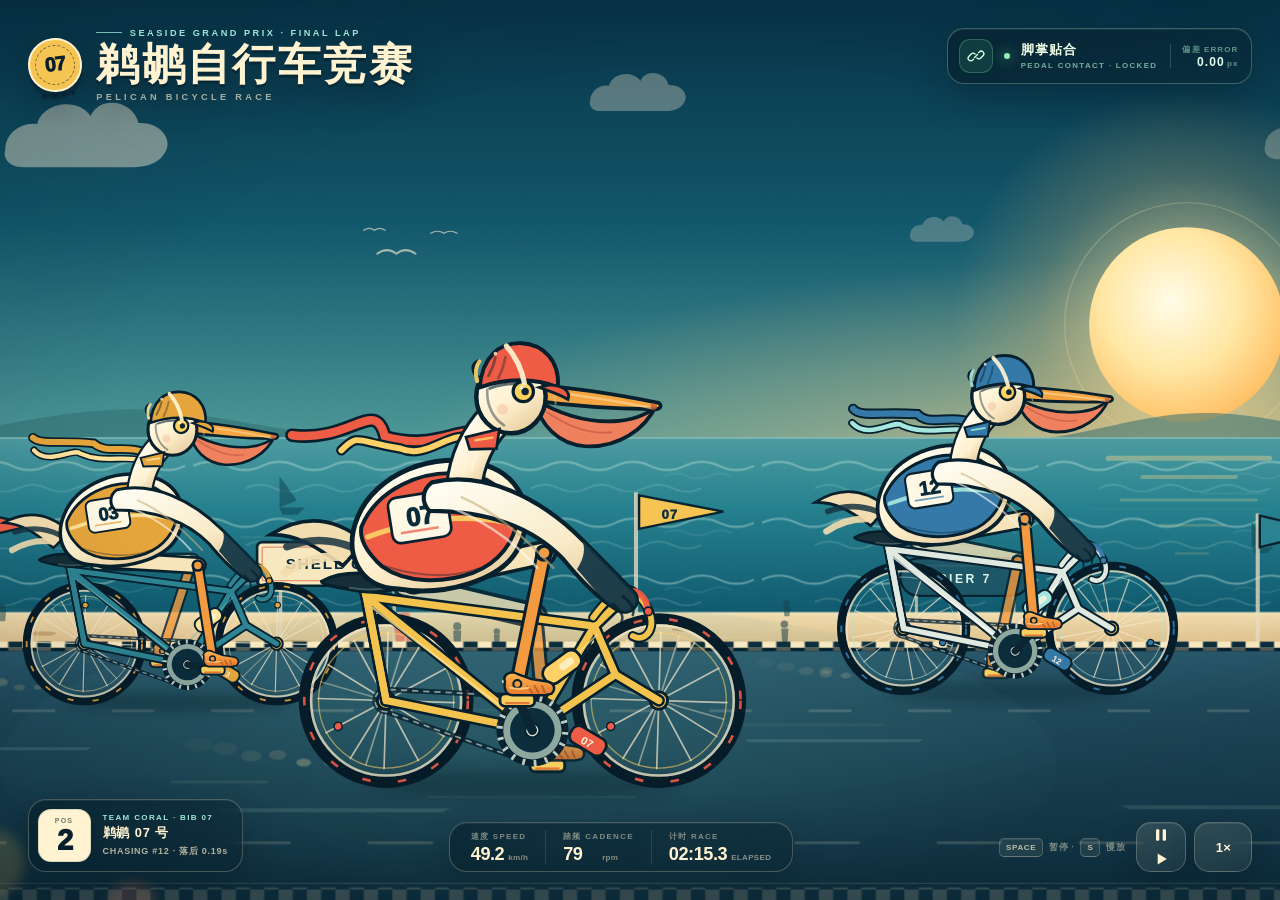
<file: pelican-bicycle-2d.html>
<!doctype html>
<html lang="zh-CN">
<head>
<meta charset="utf-8">
<meta name="viewport" content="width=device-width, initial-scale=1, viewport-fit=cover">
<meta name="theme-color" content="#061c29">
<title>鹈鹕自行车竞赛 · Pelican Bicycle Race</title>
<style>
  :root{
    --ink:#071f2c;
    --ink-soft:#0b2d3c;
    --cream:#fff3d1;
    --cream-dim:rgba(255,243,209,.68);
    --mint:#9fe8da;
    --gold:#f6c452;
    --coral:#f05d47;
    --line:rgba(255,243,209,.24);
    --panel:rgba(6,30,43,.62);
    --green:#8ff0b0;
  }
  *{box-sizing:border-box}
  html,body{height:100%;margin:0;overflow:hidden;background:#061c29}
  body{
    color:var(--cream);
    font-family:"Avenir Next","Trebuchet MS","Segoe UI","Noto Sans SC","PingFang SC","Microsoft YaHei",sans-serif;
    -webkit-font-smoothing:antialiased;
    text-rendering:optimizeLegibility;
    overscroll-behavior:none;
  }
  button{font:inherit}
  .stage{
    position:relative;
    width:100vw;
    height:100vh;
    height:100dvh;
    overflow:hidden;
    isolation:isolate;
    background:
      radial-gradient(circle at 50% 18%, #0e3b4c 0%, #071e2c 58%, #04141e 100%);
  }
  #scene{
    display:block;
    width:100%;
    height:100%;
    user-select:none;
    -webkit-user-select:none;
  }
  .hud{
    position:absolute;
    inset:0;
    z-index:5;
    display:flex;
    flex-direction:column;
    justify-content:space-between;
    gap:18px;
    padding:24px;
    padding:
      max(clamp(14px,2.15vw,34px), env(safe-area-inset-top))
      max(clamp(14px,2.15vw,34px), env(safe-area-inset-right))
      max(clamp(14px,2.15vw,30px), env(safe-area-inset-bottom))
      max(clamp(14px,2.15vw,34px), env(safe-area-inset-left));
    pointer-events:none;
  }
  .topbar,.bottombar{
    display:flex;
    align-items:flex-start;
    justify-content:space-between;
    gap:18px;
    width:100%;
  }
  .bottombar{align-items:flex-end}
  .brand{
    display:flex;
    align-items:center;
    gap:15px;
    min-width:0;
    animation:hud-in .85s cubic-bezier(.2,.8,.2,1) both;
  }
  .mark{
    position:relative;
    flex:0 0 auto;
    width:clamp(48px,4.2vw,62px);
    aspect-ratio:1;
    display:grid;
    place-items:center;
    border-radius:50%;
    border:2px solid var(--cream);
    background:var(--gold);
    color:var(--ink);
    font-size:clamp(16px,1.55vw,22px);
    font-weight:950;
    letter-spacing:-.04em;
    transform:rotate(-7deg);
    box-shadow:0 7px 0 rgba(4,19,27,.28),0 10px 28px rgba(4,19,27,.3);
    animation:mark-float 6s ease-in-out infinite;
  }
  .mark::before{
    content:"";
    position:absolute;
    inset:5px;
    border-radius:50%;
    border:1px dashed rgba(7,31,44,.55);
  }
  .mark::after{
    content:"";
    position:absolute;
    left:8px;
    right:8px;
    bottom:-7px;
    height:4px;
    border-radius:99px;
    background:
      repeating-linear-gradient(90deg,var(--ink) 0 5px,transparent 5px 10px);
    opacity:.7;
  }
  .brand-copy{min-width:0}
  .kicker{
    display:flex;
    align-items:center;
    gap:8px;
    margin:0 0 6px;
    color:var(--mint);
    font-size:clamp(8px,.72vw,11px);
    font-weight:800;
    letter-spacing:.27em;
    text-transform:uppercase;
    white-space:nowrap;
  }
  .kicker::before{
    content:"";
    width:clamp(16px,2vw,30px);
    height:1px;
    background:currentColor;
    opacity:.75;
  }
  h1{
    margin:0;
    color:var(--cream);
    font-size:clamp(25px,3.38vw,52px);
    font-weight:950;
    line-height:.95;
    letter-spacing:.055em;
    white-space:nowrap;
    text-shadow:0 3px 0 rgba(3,18,27,.38),0 15px 34px rgba(1,12,19,.35);
  }
  .subtitle{
    margin:7px 0 0;
    color:rgba(255,243,209,.63);
    font-size:clamp(8px,.72vw,11px);
    font-weight:700;
    letter-spacing:.36em;
    white-space:nowrap;
  }
  .lock-card{
    flex:0 0 auto;
    display:flex;
    align-items:center;
    gap:11px;
    padding:10px 13px 10px 11px;
    border:1px solid rgba(184,255,215,.28);
    border-radius:17px;
    background:linear-gradient(135deg,rgba(7,34,48,.8),rgba(7,34,48,.5));
    box-shadow:0 14px 38px rgba(2,15,23,.28),inset 0 1px 0 rgba(255,255,255,.08);
    -webkit-backdrop-filter:blur(14px);
    backdrop-filter:blur(14px);
    animation:hud-in .85s .12s cubic-bezier(.2,.8,.2,1) both;
  }
  .lock-icon{
    flex:0 0 auto;
    width:34px;
    height:34px;
    display:grid;
    place-items:center;
    border-radius:11px;
    color:#d9ffe8;
    background:rgba(83,220,140,.12);
    border:1px solid rgba(143,240,176,.24);
  }
  .lock-icon svg{width:18px;height:18px;display:block}
  .lock-copy{display:flex;flex-direction:column;gap:2px;white-space:nowrap}
  .lock-copy strong{
    font-size:clamp(11px,1vw,14px);
    font-weight:850;
    letter-spacing:.1em;
    color:#f1ffe9;
  }
  .lock-copy span{
    font-size:clamp(7px,.62vw,9px);
    font-weight:800;
    letter-spacing:.17em;
    color:rgba(184,255,215,.62);
  }
  .lock-dot{
    flex:0 0 auto;
    width:6px;
    height:6px;
    border-radius:50%;
    background:var(--green);
    box-shadow:0 0 13px rgba(143,240,176,.9);
    animation:lock-pulse 1.8s ease-out infinite;
  }
  .lock-metric{
    display:flex;
    flex-direction:column;
    align-items:flex-end;
    gap:1px;
    margin-left:2px;
    padding-left:11px;
    border-left:1px solid rgba(184,255,215,.19);
    white-space:nowrap;
  }
  .lock-metric span{
    color:rgba(184,255,215,.5);
    font-size:8px;
    font-weight:800;
    letter-spacing:.14em;
  }
  .lock-metric b{
    color:#dfffea;
    font-size:12px;
    line-height:1;
    font-variant-numeric:tabular-nums;
  }
  .lock-metric i{
    padding-left:2px;
    color:rgba(184,255,215,.5);
    font-size:8px;
    font-style:normal;
  }
  .race-card{
    display:flex;
    align-items:center;
    gap:12px;
    padding:9px 14px 9px 9px;
    border:1px solid var(--line);
    border-radius:18px;
    background:linear-gradient(130deg,rgba(5,28,40,.61),rgba(5,28,40,.34));
    box-shadow:0 12px 34px rgba(0,10,17,.2),inset 0 1px 0 rgba(255,255,255,.065);
    -webkit-backdrop-filter:blur(12px);
    backdrop-filter:blur(12px);
    animation:hud-up .9s .22s cubic-bezier(.2,.8,.2,1) both;
  }
  .pos-badge{
    width:53px;
    height:53px;
    flex:0 0 auto;
    display:flex;
    flex-direction:column;
    align-items:center;
    justify-content:center;
    border-radius:13px;
    background:var(--cream);
    color:var(--ink);
    line-height:1;
    box-shadow:inset 0 0 0 1px rgba(7,31,44,.14);
  }
  .pos-badge span{
    font-size:7px;
    font-weight:900;
    letter-spacing:.18em;
    opacity:.58;
  }
  .pos-badge strong{
    margin-top:2px;
    font-size:29px;
    font-weight:950;
    letter-spacing:-.08em;
  }
  .race-meta{display:flex;flex-direction:column;gap:3px;min-width:0;white-space:nowrap}
  .race-meta .overline{
    color:var(--mint);
    font-size:8px;
    font-weight:850;
    letter-spacing:.17em;
  }
  .race-meta strong{
    font-size:clamp(12px,1vw,15px);
    font-weight:850;
    letter-spacing:.07em;
  }
  .race-meta em{
    color:var(--cream-dim);
    font-size:9px;
    font-style:normal;
    font-weight:700;
    letter-spacing:.08em;
  }
  .stat-strip{
    display:flex;
    align-items:stretch;
    gap:0;
    padding:7px 4px;
    border:1px solid var(--line);
    border-radius:18px;
    background:linear-gradient(130deg,rgba(5,28,40,.55),rgba(5,28,40,.3));
    box-shadow:0 12px 34px rgba(0,10,17,.18),inset 0 1px 0 rgba(255,255,255,.055);
    -webkit-backdrop-filter:blur(12px);
    backdrop-filter:blur(12px);
    animation:hud-up .9s .3s cubic-bezier(.2,.8,.2,1) both;
  }
  .stat{
    min-width:84px;
    padding:1px 17px;
    display:grid;
    grid-template-columns:auto auto;
    grid-template-rows:auto auto;
    align-items:end;
    column-gap:4px;
    border-right:1px solid rgba(255,243,209,.12);
  }
  .stat:last-child{border-right:0}
  .stat span{
    grid-column:1 / -1;
    margin-bottom:3px;
    color:rgba(255,243,209,.48);
    font-size:8px;
    font-weight:800;
    letter-spacing:.16em;
  }
  .stat strong{
    font-size:clamp(16px,1.42vw,21px);
    line-height:1;
    font-weight:850;
    letter-spacing:-.025em;
    font-variant-numeric:tabular-nums;
  }
  .stat em{
    align-self:end;
    padding-bottom:1px;
    color:rgba(255,243,209,.5);
    font-size:8px;
    font-style:normal;
    font-weight:750;
    letter-spacing:.04em;
  }
  .controls{
    display:flex;
    align-items:center;
    gap:8px;
    pointer-events:auto;
    animation:hud-up .9s .38s cubic-bezier(.2,.8,.2,1) both;
  }
  .hint{
    display:flex;
    align-items:center;
    gap:6px;
    margin-right:3px;
    color:rgba(255,243,209,.45);
    font-size:9px;
    font-weight:700;
    letter-spacing:.06em;
    white-space:nowrap;
  }
  kbd{
    padding:4px 6px;
    border:1px solid rgba(255,243,209,.2);
    border-bottom-color:rgba(255,243,209,.32);
    border-radius:5px;
    background:rgba(255,243,209,.07);
    color:rgba(255,243,209,.7);
    font-size:8px;
    font-family:inherit;
    letter-spacing:.08em;
    box-shadow:0 1px 0 rgba(255,255,255,.08) inset;
  }
  .icon-btn,.pill-btn{
    height:50px;
    border:1px solid var(--line);
    border-radius:15px;
    background:linear-gradient(145deg,rgba(255,243,209,.13),rgba(255,243,209,.055));
    color:var(--cream);
    box-shadow:0 10px 26px rgba(0,10,17,.18),inset 0 1px 0 rgba(255,255,255,.08);
    -webkit-backdrop-filter:blur(12px);
    backdrop-filter:blur(12px);
    cursor:pointer;
    transition:transform .16s ease,background .16s ease,border-color .16s ease;
    outline:none;
  }
  .icon-btn{
    width:50px;
    display:grid;
    place-items:center;
    padding:0;
  }
  .icon-btn svg{width:20px;height:20px;display:block}
  .pill-btn{
    min-width:58px;
    padding:0 13px;
    font-size:13px;
    font-weight:850;
    letter-spacing:.03em;
    font-variant-numeric:tabular-nums;
  }
  .icon-btn:hover,.pill-btn:hover{
    background:linear-gradient(145deg,rgba(255,243,209,.21),rgba(255,243,209,.09));
    border-color:rgba(255,243,209,.38);
    transform:translateY(-2px);
  }
  .icon-btn:active,.pill-btn:active{transform:translateY(0) scale(.97)}
  .icon-btn:focus-visible,.pill-btn:focus-visible{box-shadow:0 0 0 3px rgba(159,232,218,.42)}
  .icon-play{display:none}
  .stage.is-paused .icon-pause{display:none}
  .stage.is-paused .icon-play{display:block}
  .stage.is-paused .lock-dot{
    background:var(--gold);
    box-shadow:0 0 13px rgba(246,196,82,.75);
    animation:none;
  }
  .stage.is-paused .lock-copy strong{color:var(--cream)}
  .paused-plate{
    position:absolute;
    left:50%;
    top:15%;
    z-index:6;
    padding:8px 15px;
    border:1px solid rgba(255,243,209,.25);
    border-radius:999px;
    background:rgba(5,27,39,.68);
    color:var(--cream);
    font-size:9px;
    font-weight:850;
    letter-spacing:.22em;
    -webkit-backdrop-filter:blur(10px);
    backdrop-filter:blur(10px);
    opacity:0;
    transform:translate(-50%,-6px);
    transition:opacity .2s ease,transform .2s ease;
    pointer-events:none;
  }
  .stage.is-paused .paused-plate{
    opacity:1;
    transform:translate(-50%,0);
  }
  @keyframes hud-in{
    from{opacity:0;transform:translateY(-10px)}
    to{opacity:1;transform:translateY(0)}
  }
  @keyframes hud-up{
    from{opacity:0;transform:translateY(12px)}
    to{opacity:1;transform:translateY(0)}
  }
  @keyframes mark-float{
    0%,100%{transform:rotate(-7deg) translateY(0)}
    50%{transform:rotate(-4deg) translateY(-3px)}
  }
  @keyframes lock-pulse{
    0%{box-shadow:0 0 0 0 rgba(143,240,176,.48),0 0 13px rgba(143,240,176,.8)}
    65%{box-shadow:0 0 0 7px rgba(143,240,176,0),0 0 13px rgba(143,240,176,.8)}
    100%{box-shadow:0 0 0 0 rgba(143,240,176,0),0 0 13px rgba(143,240,176,.8)}
  }
  @media (max-width:900px){
    .hint,.subtitle{display:none}
    .stat{min-width:68px;padding:1px 12px}
    .lock-metric{display:none}
    .race-meta em{display:none}
  }
  @media (max-width:650px){
    .hud{padding:max(13px,env(safe-area-inset-top)) max(13px,env(safe-area-inset-right)) max(13px,env(safe-area-inset-bottom)) max(13px,env(safe-area-inset-left));gap:12px}
    .topbar{gap:10px}
    .brand{gap:9px}
    .kicker,.subtitle{display:none}
    h1{font-size:clamp(19px,5.2vw,27px);letter-spacing:.035em}
    .mark{width:42px;box-shadow:0 5px 0 rgba(4,19,27,.28)}
    .lock-card{padding:7px 9px;border-radius:13px;gap:7px}
    .lock-icon{width:29px;height:29px;border-radius:9px}
    .lock-icon svg{width:15px;height:15px}
    .lock-copy span{display:none}
    .lock-copy strong{font-size:10px;letter-spacing:.06em}
    .lock-dot{display:none}
    .race-card{padding:6px 9px 6px 6px;border-radius:14px;gap:8px}
    .pos-badge{width:43px;height:43px;border-radius:10px}
    .pos-badge strong{font-size:23px}
    .race-meta .overline{display:none}
    .race-meta strong{font-size:11px}
    .stat-strip{display:none}
    .icon-btn,.pill-btn{height:44px;border-radius:12px}
    .icon-btn{width:44px}
    .pill-btn{min-width:50px;padding:0 10px;font-size:11px}
    .paused-plate{top:12%;font-size:8px}
  }
  @media (max-width:360px){
    .mark{display:none}
    h1{font-size:19px}
    .lock-card{padding:7px 8px}
    .race-meta strong{font-size:10px}
  }
  @media (max-height:560px){
    .brand{transform:scale(.86);transform-origin:left top}
    .lock-card{transform:scale(.86);transform-origin:right top}
    .stat-strip{display:none}
    .race-card{transform:scale(.9);transform-origin:left bottom}
    .controls{transform:scale(.9);transform-origin:right bottom}
  }
  @media (prefers-reduced-motion:reduce){
    .brand,.lock-card,.race-card,.stat-strip,.controls{animation:none}
    .mark,.lock-dot{animation:none}
  }
</style>
</head>
<body>
<main class="stage" id="stage">
  <svg id="scene" viewBox="0 0 1600 900" preserveAspectRatio="xMidYMid slice" role="img" aria-labelledby="sceneTitle sceneDesc">
    <title id="sceneTitle">鹈鹕自行车竞赛</title>
    <desc id="sceneDesc">三只戴着赛车头盔的鹈鹕在海滨赛道上骑行。它们的双脚通过实时腿部逆运动学计算，始终准确地踏在旋转的自行车脚踏板上。</desc>

    <defs>
      <linearGradient id="skyGrad" x1="0" y1="0" x2="0" y2="1">
        <stop offset="0" stop-color="#04263a"/>
        <stop offset=".28" stop-color="#12566a"/>
        <stop offset=".49" stop-color="#4c9797"/>
        <stop offset=".61" stop-color="#a9c7ac"/>
        <stop offset=".73" stop-color="#f0cc95"/>
        <stop offset="1" stop-color="#f6d7a1"/>
      </linearGradient>
      <radialGradient id="horizonWarm" cx=".5" cy=".5" r=".5">
        <stop offset="0" stop-color="#ffd387" stop-opacity=".82"/>
        <stop offset=".5" stop-color="#ffc77a" stop-opacity=".32"/>
        <stop offset="1" stop-color="#ffc77a" stop-opacity="0"/>
      </radialGradient>
      <radialGradient id="sunGlow" cx=".5" cy=".5" r=".5">
        <stop offset="0" stop-color="#fff6c9" stop-opacity=".82"/>
        <stop offset=".28" stop-color="#ffe29b" stop-opacity=".55"/>
        <stop offset=".64" stop-color="#ffc36e" stop-opacity=".2"/>
        <stop offset="1" stop-color="#ffc36e" stop-opacity="0"/>
      </radialGradient>
      <radialGradient id="sunCore" cx=".42" cy=".38" r=".65">
        <stop offset="0" stop-color="#fffce8"/>
        <stop offset=".55" stop-color="#ffe7a4"/>
        <stop offset="1" stop-color="#ffbf62"/>
      </radialGradient>
      <linearGradient id="seaGrad" x1="0" y1="0" x2="0" y2="1">
        <stop offset="0" stop-color="#4d9ba0"/>
        <stop offset=".36" stop-color="#25808e"/>
        <stop offset="1" stop-color="#0c5268"/>
      </linearGradient>
      <linearGradient id="sandGrad" x1="0" y1="0" x2="0" y2="1">
        <stop offset="0" stop-color="#efdbae"/>
        <stop offset="1" stop-color="#d7b57d"/>
      </linearGradient>
      <linearGradient id="trackGrad" x1="0" y1="0" x2="0" y2="1">
        <stop offset="0" stop-color="#28576a"/>
        <stop offset=".18" stop-color="#1e4859"/>
        <stop offset=".62" stop-color="#123444"/>
        <stop offset="1" stop-color="#071f2c"/>
      </linearGradient>
      <radialGradient id="trackGlow" cx=".5" cy=".35" r=".6">
        <stop offset="0" stop-color="#5aa8a5" stop-opacity=".22"/>
        <stop offset="1" stop-color="#5aa8a5" stop-opacity="0"/>
      </radialGradient>
      <linearGradient id="bodyGrad" x1=".2" y1="0" x2=".82" y2="1">
        <stop offset="0" stop-color="#fffdf1"/>
        <stop offset=".55" stop-color="#fff1cf"/>
        <stop offset="1" stop-color="#e4c897"/>
      </linearGradient>
      <linearGradient id="wingGrad" x1=".1" y1="0" x2=".8" y2="1">
        <stop offset="0" stop-color="#fffdf3"/>
        <stop offset=".58" stop-color="#f9ebc8"/>
        <stop offset="1" stop-color="#d9bd89"/>
      </linearGradient>
      <linearGradient id="footGrad" x1="0" y1="0" x2="0" y2="1">
        <stop offset="0" stop-color="#ffb44f"/>
        <stop offset="1" stop-color="#e87a2f"/>
      </linearGradient>
      <radialGradient id="vignette" cx=".5" cy=".48" r=".73">
        <stop offset=".48" stop-color="#03131d" stop-opacity="0"/>
        <stop offset=".78" stop-color="#03131d" stop-opacity=".14"/>
        <stop offset="1" stop-color="#03131d" stop-opacity=".6"/>
      </radialGradient>
      <pattern id="checker" width="28" height="28" patternUnits="userSpaceOnUse">
        <rect width="28" height="28" fill="#f8e8bf"/>
        <rect width="14" height="14" fill="#0b2c3b"/>
        <rect x="14" y="14" width="14" height="14" fill="#0b2c3b"/>
      </pattern>
      <pattern id="wavePattern" width="280" height="56" patternUnits="userSpaceOnUse">
        <path d="M0 17q17-8 34 0t34 0t34 0t34 0t34 0t34 0t34 0t34 0" fill="none" stroke="#d7f5e7" stroke-width="2" opacity=".5"/>
        <path d="M52 39q14-7 28 0t28 0t28 0t28 0t28 0t28 0" fill="none" stroke="#d7f5e7" stroke-width="1.5" opacity=".25"/>
        <path d="M184 27q11-5 22 0t22 0t22 0" fill="none" stroke="#d7f5e7" stroke-width="1.2" opacity=".18"/>
      </pattern>
      <filter id="softShadow" x="-40%" y="-200%" width="180%" height="500%">
        <feGaussianBlur stdDeviation="7"/>
      </filter>
      <filter id="blurSoft" x="-80%" y="-80%" width="260%" height="260%">
        <feGaussianBlur stdDeviation="5"/>
      </filter>
      <filter id="grain" x="0" y="0" width="100%" height="100%">
        <feTurbulence type="fractalNoise" baseFrequency=".78" numOctaves="2" seed="17" stitchTiles="stitch"/>
        <feColorMatrix type="saturate" values="0"/>
        <feComponentTransfer>
          <feFuncA type="table" tableValues="0 .6"/>
        </feComponentTransfer>
      </filter>
    </defs>

    <g id="world">
      <!-- sky and light -->
      <rect x="-60" y="-60" width="1720" height="1020" fill="url(#skyGrad)"/>
      <ellipse cx="1250" cy="480" rx="780" ry="220" fill="url(#horizonWarm)"/>
      <circle cx="1258" cy="326" r="232" fill="url(#sunGlow)"/>
      <circle cx="1258" cy="326" r="96" fill="url(#sunCore)"/>
      <circle cx="1258" cy="326" r="120" fill="none" stroke="#ffe8ae" stroke-width="1.2" opacity=".25"/>

      <g id="cloudLayer" fill="#fff1d7">
        <g class="cloud" data-x="95" data-y="134" data-s="1.12" opacity=".45">
          <path d="M0 17C0 4 13-7 28-5C33-24 63-29 75-12C82-30 112-27 117-6C137-7 149 10 139 22C134 30 122 33 112 33L15 33C5 33-3 26 0 17Z"/>
        </g>
        <g class="cloud" data-x="655" data-y="92" data-s=".66" opacity=".31">
          <path d="M0 17C0 4 13-7 28-5C33-24 63-29 75-12C82-30 112-27 117-6C137-7 149 10 139 22C134 30 122 33 112 33L15 33C5 33-3 26 0 17Z"/>
        </g>
        <g class="cloud" data-x="990" data-y="232" data-s=".44" opacity=".24">
          <path d="M0 17C0 4 13-7 28-5C33-24 63-29 75-12C82-30 112-27 117-6C137-7 149 10 139 22C134 30 122 33 112 33L15 33C5 33-3 26 0 17Z"/>
        </g>
        <g class="cloud" data-x="1350" data-y="136" data-s=".82" opacity=".28">
          <path d="M0 17C0 4 13-7 28-5C33-24 63-29 75-12C82-30 112-27 117-6C137-7 149 10 139 22C134 30 122 33 112 33L15 33C5 33-3 26 0 17Z"/>
        </g>
      </g>

      <g id="birds" fill="none" stroke="#f8ecd2" stroke-linecap="round" opacity=".62">
        <path class="bird" data-x="470" data-y="255" data-s=".9" d="M-11 0Q0-8 10 0Q20-8 31 0" stroke-width="2.2"/>
        <path class="bird" data-x="510" data-y="234" data-s=".62" d="M-11 0Q0-8 10 0Q20-8 31 0" stroke-width="2.4"/>
        <path class="bird" data-x="443" data-y="236" data-s=".5" d="M-11 0Q0-8 10 0Q20-8 31 0" stroke-width="2.6"/>
      </g>

      <!-- distant headlands and sea -->
      <path d="M-60 441C52 439 109 416 196 410C282 404 352 435 488 441Z" fill="#367678" opacity=".7"/>
      <path d="M1090 441C1163 436 1208 414 1272 413C1331 412 1381 430 1467 441Z" fill="#316e72" opacity=".55"/>
      <rect x="-60" y="437" width="1720" height="190" fill="url(#seaGrad)"/>
      <rect x="-60" y="437" width="1720" height="184" fill="url(#wavePattern)" opacity=".74" id="waveSurface"/>
      <line x1="-60" y1="437.5" x2="1660" y2="437.5" stroke="#d9f3e7" stroke-width="1.5" opacity=".38"/>
      <g id="sunReflection" fill="#ffd98b">
        <rect x="1176" y="455" width="164" height="5" rx="2.5" opacity=".44"/>
        <rect x="1210" y="474" width="96" height="4" rx="2" opacity=".36"/>
        <rect x="1190" y="497" width="136" height="3" rx="1.5" opacity=".28"/>
        <rect x="1228" y="522" width="66" height="3" rx="1.5" opacity=".22"/>
        <rect x="1244" y="550" width="34" height="2.5" rx="1.25" opacity=".17"/>
      </g>
      <g opacity=".48" fill="#0c3b4b">
        <path d="M365 506l0-31 17 24z"/>
        <path d="M365 506h25l-7 7h-15z"/>
        <path d="M1322 545l0-25 14 20z"/>
        <path d="M1322 545h21l-6 6h-12z"/>
      </g>

      <!-- beach and promenade edge -->
      <rect x="-60" y="610" width="1720" height="44" fill="url(#sandGrad)"/>
      <path d="M-60 610H1660" stroke="#f7e8bf" stroke-width="3" opacity=".68"/>
      <g opacity=".58" fill="#b78d58">
        <ellipse cx="132" cy="630" rx="13" ry="2.3"/>
        <ellipse cx="380" cy="639" rx="19" ry="2.5"/>
        <ellipse cx="762" cy="626" rx="11" ry="2"/>
        <ellipse cx="1116" cy="637" rx="22" ry="2.7"/>
        <ellipse cx="1510" cy="626" rx="15" ry="2.2"/>
      </g>
      <g opacity=".5" fill="#173e48">
        <circle cx="92" cy="604" r="3.4"/>
        <path d="M88 607h8l-1 11h-6z"/>
        <circle cx="864" cy="600" r="3"/>
        <path d="M861 603h7l-1 10h-5z"/>
        <circle cx="1458" cy="605" r="3.2"/>
        <path d="M1455 608h7l-1 10h-5z"/>
      </g>

      <!-- roadside flags and race signage, duplicated for a seamless scroll -->
      <g id="roadsideScroll">
        <g id="roadsideTile">
          <path d="M-20 646H1620" stroke="#082330" stroke-width="5" opacity=".65"/>
          <g transform="translate(122 0)">
            <line x1="0" y1="648" x2="0" y2="506" stroke="#e9ddc0" stroke-width="4" opacity=".82"/>
            <path d="M2 508L75 523L2 540Z" fill="#f05d47" stroke="#082330" stroke-width="2.4"/>
            <text x="16" y="529" fill="#fff3d1" font-size="12" font-weight="900" letter-spacing="1.4">GO</text>
          </g>
          <g transform="translate(415 540)">
            <rect x="0" y="0" width="158" height="43" rx="5" fill="#f8e8bf" stroke="#082330" stroke-width="2.6"/>
            <rect x="5" y="5" width="148" height="33" rx="2" fill="none" stroke="#e36b4f" stroke-width="1.3" opacity=".7"/>
            <text x="79" y="27" text-anchor="middle" fill="#0b2c3b" font-size="15" font-weight="900" letter-spacing="1.9">SHELL CUP</text>
            <line x1="23" y1="43" x2="23" y2="106" stroke="#e9ddc0" stroke-width="3.5" opacity=".75"/>
            <line x1="135" y1="43" x2="135" y2="106" stroke="#e9ddc0" stroke-width="3.5" opacity=".75"/>
          </g>
          <g transform="translate(788 0)">
            <line x1="0" y1="648" x2="0" y2="491" stroke="#e9ddc0" stroke-width="4" opacity=".78"/>
            <path d="M3 494L86 510L3 527Z" fill="#f6c452" stroke="#082330" stroke-width="2.4"/>
            <text x="25" y="517" fill="#0b2c3b" font-size="13" font-weight="950" letter-spacing="1">07</text>
          </g>
          <g transform="translate(1048 556)">
            <rect x="0" y="0" width="128" height="37" rx="18.5" fill="#1c5666" stroke="#082330" stroke-width="2.4"/>
            <text x="64" y="24" text-anchor="middle" fill="#dff5e9" font-size="12" font-weight="850" letter-spacing="2.4">PIER 7</text>
            <line x1="16" y1="37" x2="16" y2="90" stroke="#e9ddc0" stroke-width="3" opacity=".7"/>
            <line x1="112" y1="37" x2="112" y2="90" stroke="#e9ddc0" stroke-width="3" opacity=".7"/>
          </g>
          <g transform="translate(1400 0)">
            <line x1="0" y1="648" x2="0" y2="512" stroke="#e9ddc0" stroke-width="4" opacity=".78"/>
            <path d="M2 514L68 529L2 545Z" fill="#2b8392" stroke="#082330" stroke-width="2.4"/>
            <circle cx="34" cy="529" r="5.5" fill="#fff3d1" opacity=".85"/>
          </g>
          <g fill="#0b2d3b" opacity=".52">
            <circle cx="612" cy="623" r="4"/>
            <path d="M608 627h8l-1 18h-6z"/>
            <circle cx="651" cy="628" r="3.2"/>
            <path d="M648 631h6l-1 14h-4z"/>
            <circle cx="934" cy="621" r="3.7"/>
            <path d="M931 625h7l-1 16h-5z"/>
            <circle cx="1197" cy="627" r="3.2"/>
            <path d="M1194 630h6l-1 14h-4z"/>
          </g>
          <g fill="#f05d47" opacity=".62">
            <rect x="548" y="611" width="17" height="28" rx="2" transform="rotate(-7 548 611)"/>
            <rect x="1547" y="606" width="15" height="25" rx="2" transform="rotate(8 1547 606)"/>
          </g>
        </g>
      </g>

      <!-- race track -->
      <rect x="-60" y="646" width="1720" height="314" fill="url(#trackGrad)"/>
      <ellipse cx="610" cy="760" rx="520" ry="160" fill="url(#trackGlow)"/>
      <rect x="-60" y="638" width="1720" height="9" fill="url(#checker)" id="checkerCurb"/>
      <path d="M-60 646H1660" stroke="#051a25" stroke-width="3.2" opacity=".68"/>
      <g class="lane-lines" fill="none" stroke="#f8eac9" stroke-width="3" opacity=".16">
        <line x1="-80" y1="706" x2="1680" y2="706" stroke-dasharray="42 56"/>
        <line x1="-80" y1="836" x2="1680" y2="836" stroke-dasharray="64 76"/>
      </g>
      <g opacity=".13" fill="#c7f0df">
        <path d="M26 742h154l-5 3H30z"/>
        <path d="M303 802h230l-7 4H310z"/>
        <path d="M823 734h176l-5 3H827z"/>
        <path d="M1194 799h256l-8 4h-241z"/>
        <path d="M1451 731h119l-4 3h-111z"/>
      </g>
      <line x1="-60" y1="876" x2="1660" y2="876" stroke="#f8e8bf" stroke-width="1.4" opacity=".13"/>
      <rect x="-60" y="880" width="1720" height="80" fill="url(#checker)" opacity=".18"/>

      <!-- speed lines live behind the riders -->
      <g id="speedLines" fill="none" stroke="#fff3d1" stroke-linecap="round" opacity=".2"></g>

      <!-- racers are injected here -->
      <g id="racers"></g>

      <!-- soft foreground bokeh / lens dirt -->
      <g opacity=".2" filter="url(#blurSoft)">
        <circle cx="80" cy="856" r="34" fill="#f5c252"/>
        <circle cx="1484" cy="824" r="48" fill="#e87356"/>
        <circle cx="1570" cy="880" r="26" fill="#8be3d3"/>
        <circle cx="220" cy="897" r="24" fill="#e87356"/>
      </g>

      <rect x="-60" y="-60" width="1720" height="1020" fill="url(#vignette)"/>
      <rect x="-60" y="-60" width="1720" height="1020" filter="url(#grain)" opacity=".085" style="mix-blend-mode:soft-light" pointer-events="none"/>
    </g>
  </svg>

  <div class="hud">
    <header class="topbar">
      <div class="brand">
        <div class="mark" aria-hidden="true">07</div>
        <div class="brand-copy">
          <p class="kicker">Seaside Grand Prix · Final Lap</p>
          <h1>鹈鹕自行车竞赛</h1>
          <p class="subtitle">PELICAN BICYCLE RACE</p>
        </div>
      </div>

      <div class="lock-card" role="status" aria-label="脚掌贴合状态：已锁定">
        <span class="lock-icon" aria-hidden="true">
          <svg viewBox="0 0 24 24" fill="none" stroke="currentColor" stroke-width="1.8" stroke-linecap="round" stroke-linejoin="round">
            <path d="M10 14l4-4"/>
            <path d="M8.7 16.3l-1.1 1.1a3.5 3.5 0 0 1-5-5l3.1-3.1a3.5 3.5 0 0 1 5 0"/>
            <path d="M15.3 7.7l1.1-1.1a3.5 3.5 0 0 1 5 5l-3.1 3.1a3.5 3.5 0 0 1-5 0"/>
          </svg>
        </span>
        <span class="lock-dot" aria-hidden="true"></span>
        <span class="lock-copy">
          <strong>脚掌贴合</strong>
          <span>PEDAL CONTACT · LOCKED</span>
        </span>
        <span class="lock-metric">
          <span>偏差 ERROR</span>
          <span><b id="contactError">0.00</b><i>px</i></span>
        </span>
      </div>
    </header>

    <footer class="bottombar">
      <div class="race-card">
        <div class="pos-badge"><span>POS</span><strong>2</strong></div>
        <div class="race-meta">
          <span class="overline">TEAM CORAL · BIB 07</span>
          <strong>鹈鹕 07 号</strong>
          <em>CHASING #12 · 落后 <span id="leadMargin">0.18</span>s</em>
        </div>
      </div>

      <div class="stat-strip" aria-label="比赛遥测">
        <div class="stat"><span>速度 SPEED</span><strong id="speedValue">48.2</strong><em>km/h</em></div>
        <div class="stat"><span>踏频 CADENCE</span><strong id="cadenceValue">78</strong><em>rpm</em></div>
        <div class="stat"><span>计时 RACE</span><strong id="clockValue">02:14.8</strong><em>ELAPSED</em></div>
      </div>

      <div class="controls">
        <span class="hint"><kbd>SPACE</kbd> 暂停 · <kbd>S</kbd> 慢放</span>
        <button class="icon-btn" id="pauseBtn" type="button" aria-label="暂停动画" title="暂停 / 继续（空格）">
          <svg class="icon-pause" viewBox="0 0 24 24" fill="none" aria-hidden="true">
            <rect x="6" y="5" width="4" height="14" rx="1.5" fill="currentColor"/>
            <rect x="14" y="5" width="4" height="14" rx="1.5" fill="currentColor"/>
          </svg>
          <svg class="icon-play" viewBox="0 0 24 24" fill="none" aria-hidden="true">
            <path d="M8 5.5v13l11-6.5z" fill="currentColor"/>
          </svg>
        </button>
        <button class="pill-btn" id="speedBtn" type="button" aria-label="切换动画速度，当前正常速度" title="切换动画速度（S）">1×</button>
      </div>
    </footer>
  </div>
  <div class="paused-plate" id="pausedPlate" aria-hidden="true">PAUSED · 暂停</div>
</main>

<script>
(() => {
  "use strict";

  const NS = "http://www.w3.org/2000/svg";
  const stage = document.getElementById("stage");
  const scene = document.getElementById("scene");
  const racerLayer = document.getElementById("racers");
  const speedLines = document.getElementById("speedLines");
  const roadsideScroll = document.getElementById("roadsideScroll");
  const checkerCurb = document.getElementById("checkerCurb");
  const waveSurface = document.getElementById("waveSurface");
  const world = document.getElementById("world");
  const cloudNodes = Array.from(document.querySelectorAll(".cloud")).map((el) => ({
    el,
    x: parseFloat(el.dataset.x || "0"),
    y: parseFloat(el.dataset.y || "0"),
    s: parseFloat(el.dataset.s || "1")
  }));
  const birdNodes = Array.from(document.querySelectorAll(".bird")).map((el) => ({
    el,
    x: parseFloat(el.dataset.x || "0"),
    y: parseFloat(el.dataset.y || "0"),
    s: parseFloat(el.dataset.s || "1")
  }));
  const laneLines = document.querySelector(".lane-lines");
  const sunReflection = document.getElementById("sunReflection");

  const reducedMotion = window.matchMedia && window.matchMedia("(prefers-reduced-motion: reduce)").matches;
  const state = {
    time: 0,
    elapsed: 134.8,
    last: performance.now(),
    playing: true,
    speed: reducedMotion ? 0.35 : 1
  };

  const TAU = Math.PI * 2;
  const degrees = (rad) => rad * 180 / Math.PI;
  const fixed = (n) => Number(n).toFixed(2);

  const racerConfigs = [
    {
      id: "left",
      x: 168,
      y: 640,
      scale: 0.86,
      drift: 11,
      driftRate: 0.34,
      driftPhase: 2.5,
      phase: 2.15,
      team: "#e5a53b",
      teamDark: "#a76d1c",
      accent: "#ffe39b",
      frame: "#2c8392",
      frameLight: "#65bcc1",
      bib: "03"
    },
    {
      id: "right",
      x: 962,
      y: 625,
      scale: 0.93,
      drift: 18,
      driftRate: 0.31,
      driftPhase: 1.15,
      phase: 1.18,
      team: "#3378a7",
      teamDark: "#1f4e72",
      accent: "#a5e6df",
      frame: "#e0e9df",
      frameLight: "#ffffff",
      bib: "12"
    },
    {
      id: "hero",
      x: 468,
      y: 696,
      scale: 1.22,
      drift: 9,
      driftRate: 0.42,
      driftPhase: 0,
      phase: 0,
      team: "#ef5b45",
      teamDark: "#aa382c",
      accent: "#ffd166",
      frame: "#f3c34d",
      frameLight: "#ffe59a",
      bib: "07"
    }
  ];

  function spokeMarkup() {
    let marks = "";
    for (let i = 0; i < 12; i++) {
      const a = (i / 12) * TAU;
      const x1 = Math.cos(a) * 8;
      const y1 = Math.sin(a) * 8;
      const x2 = Math.cos(a) * 55;
      const y2 = Math.sin(a) * 55;
      marks += `<line x1="${fixed(x1)}" y1="${fixed(y1)}" x2="${fixed(x2)}" y2="${fixed(y2)}"/>`;
    }
    marks += `<line x1="-38" y1="-39" x2="38" y2="39" opacity=".7"/><line x1="38" y1="-39" x2="-38" y2="39" opacity=".55"/>`;
    return marks;
  }

  function teethMarkup() {
    let marks = "";
    for (let i = 0; i < 18; i++) {
      const a = (i / 18) * TAU;
      marks += `<line x1="${fixed(Math.cos(a) * 24)}" y1="${fixed(Math.sin(a) * 24)}" x2="${fixed(Math.cos(a) * 29)}" y2="${fixed(Math.sin(a) * 29)}" stroke="#dcebe1" stroke-width="2.2"/>`;
    }
    return marks;
  }

  function wheelMarkup(cfg, which) {
    const cx = which === "rear" ? 0 : 220;
    return `
      <g class="wheel ${which}-wheel" transform="translate(${cx} 0)">
        <circle r="66" fill="none" stroke="#061c28" stroke-width="9"/>
        <circle r="66" fill="none" stroke="${cfg.team}" stroke-width="2.1" stroke-dasharray="7 22" opacity=".9"/>
        <circle r="60.5" fill="none" stroke="#f3e6c7" stroke-width="2.1" opacity=".78"/>
        <circle r="54.5" fill="none" stroke="${cfg.accent}" stroke-width="1.1" opacity=".55"/>
        <g class="rotor">
          <g stroke="#f5e8ca" stroke-width="1.35" stroke-linecap="round" opacity=".71">${spokeMarkup()}</g>
          <circle cx="0" cy="-44" r="3.3" fill="${cfg.team}" stroke="#071f2c" stroke-width="1.2"/>
        </g>
        <circle r="7.1" fill="#f6c452" stroke="#071f2c" stroke-width="2.4"/>
        <circle r="2.3" fill="#fff3d1" opacity=".8"/>
      </g>`;
  }

  function legMarkup() {
    return `
      <path class="thigh thigh-outline" d="M20 -96L115 -95" fill="none" stroke="#071f2c" stroke-width="21" stroke-linecap="round"/>
      <path class="thigh thigh-fill" d="M20 -96L115 -95" fill="none" stroke="#f7e4b8" stroke-width="15" stroke-linecap="round"/>
      <path class="shin shin-outline" d="M115 -95L120 -12" fill="none" stroke="#071f2c" stroke-width="13.5" stroke-linecap="round"/>
      <path class="shin shin-fill" d="M115 -95L120 -12" fill="none" stroke="#f39a3f" stroke-width="8.6" stroke-linecap="round"/>
      <circle class="knee-outline" cx="115" cy="-95" r="7.2" fill="#071f2c"/>
      <circle class="knee-fill" cx="115" cy="-95" r="4.2" fill="#f39a3f"/>
      <g class="foot">
        <path class="foot-outline" d="M-9-2C-11-7-5-10 0-7L11-3L24-1C29 0 30 4 27 7L22 8L-4 8C-8 8-10 4-9-2Z" fill="none" stroke="#071f2c" stroke-width="4" stroke-linejoin="round"/>
        <path class="foot-fill" d="M-9-2C-11-7-5-10 0-7L11-3L24-1C29 0 30 4 27 7L22 8L-4 8C-8 8-10 4-9-2Z" fill="url(#footGrad)"/>
        <circle cx="0" cy="0" r="3.2" fill="#f39a3f" stroke="#071f2c" stroke-width="1.7"/>
        <path class="foot-toes" d="M8 2L12 7M14 1.5L17 6.8M20 1.5L22 6.5" fill="none" stroke="#a9511f" stroke-width="1.5" stroke-linecap="round" opacity=".75"/>
        <path d="M-6 3C-2 4 4 4 9 3" fill="none" stroke="#ffd083" stroke-width="1.5" stroke-linecap="round" opacity=".9"/>
      </g>`;
  }

  function pedalMarkup() {
    return `
      <rect x="-14" y="-3" width="28" height="10" rx="4" fill="#f7cf60" stroke="#071f2c" stroke-width="2.3"/>
      <line x1="-9" y1="4.5" x2="9" y2="4.5" stroke="#e57935" stroke-width="1.8" stroke-linecap="round"/>
      <circle cx="-11" cy="-13" r="1.4" fill="#fff3d1" opacity=".9"/>`;
  }

  function racerMarkup(cfg) {
    return `
    <g class="cyclist" id="rig-${cfg.id}">
      <ellipse class="ground-shadow" cx="110" cy="67" rx="128" ry="10.5" fill="#03131d" opacity=".3" filter="url(#softShadow)"/>
      <g class="dust"></g>

      <g class="far-assembly">
        <path class="crank far-crank" d="M118 24L118 53" fill="none" stroke="#061a25" stroke-width="7.5" stroke-linecap="round" opacity=".9"/>
        <g class="pedal far-pedal" transform="translate(118 53)">${pedalMarkup()}</g>
        <g class="leg far-leg" opacity=".8">
          ${legMarkup()}
        </g>
      </g>

      <g class="bike">
        ${wheelMarkup(cfg, "rear")}
        ${wheelMarkup(cfg, "front")}
        <g class="chain">
          <path d="M0 -9L118 -3A27 27 0 0 1 118 51L0 9A9 9 0 0 1 0 -9Z" fill="none" stroke="#071f2c" stroke-width="4.2" opacity=".8"/>
          <path d="M0 -9L118 -3A27 27 0 0 1 118 51L0 9A9 9 0 0 1 0 -9Z" fill="none" stroke="#b5cbc4" stroke-width="1.4" stroke-dasharray="5 4" opacity=".7"/>
        </g>
        <g class="frame-outline" fill="none" stroke="#071f2c" stroke-width="10" stroke-linecap="round" stroke-linejoin="round">
          <path d="M0 0L118 24L-16 -84Z"/>
          <path d="M-16 -84L168 -60L118 24"/>
          <path d="M168 -60L185 -21L220 0"/>
          <path d="M118 24L185 -21"/>
          <path d="M-16 -84L0 0"/>
          <path d="M-16 -84L-20 -98"/>
          <path d="M168 -60L194 -85"/>
        </g>
        <g class="frame-fill" fill="none" stroke="${cfg.frame}" stroke-width="5.8" stroke-linecap="round" stroke-linejoin="round">
          <path d="M0 0L118 24L-16 -84Z"/>
          <path d="M-16 -84L168 -60L118 24"/>
          <path d="M168 -60L185 -21L220 0"/>
          <path d="M118 24L185 -21"/>
          <path d="M-16 -84L0 0"/>
          <path d="M-16 -84L-20 -98"/>
          <path d="M168 -60L194 -85"/>
        </g>
        <path d="M-11 -75L101 11" fill="none" stroke="${cfg.frameLight}" stroke-width="1.7" stroke-linecap="round" opacity=".72"/>
        <path d="M96 20L170 -53" fill="none" stroke="${cfg.frameLight}" stroke-width="1.5" stroke-linecap="round" opacity=".6"/>

        <g class="chainring" transform="translate(118 24)">
          <circle r="29" fill="#071f2c" opacity=".95"/>
          <circle r="23.5" fill="#8da79f"/>
          <circle r="18" fill="#0b2c3b"/>
          <g opacity=".85">${teethMarkup()}</g>
          <circle r="5.6" fill="#d9e3d5" stroke="#071f2c" stroke-width="1.5"/>
        </g>

        <path d="M-52 -96C-37 -105-3 -105 7 -95C12 -87-11 -86-31 -90C-43 -92-52 -94-52 -96Z" fill="#152d36" stroke="#071f2c" stroke-width="2.8"/>
        <path d="M-30 -91C-14 -88 1 -90 8 -94" fill="none" stroke="#536d6f" stroke-width="1.6" opacity=".7"/>

        <path d="M167 -67C178 -82 190 -94 199 -88C208 -82 215 -70 214 -61C213 -53 206 -48 199 -52" fill="none" stroke="#071f2c" stroke-width="8" stroke-linecap="round"/>
        <path d="M167 -67C178 -82 190 -94 199 -88C208 -82 215 -70 214 -61C213 -53 206 -48 199 -52" fill="none" stroke="${cfg.frame}" stroke-width="4.7" stroke-linecap="round"/>
        <path d="M196 -87C203 -91 211 -82 211 -73" fill="none" stroke="${cfg.team}" stroke-width="5" stroke-linecap="round" opacity=".95"/>
        <circle cx="211.5" cy="-72" r="3.4" fill="${cfg.team}" stroke="#071f2c" stroke-width="1.4"/>

        <g transform="translate(151 26) rotate(31)">
          <rect x="-2" y="-8" width="31" height="15" rx="6" fill="${cfg.team}" stroke="#071f2c" stroke-width="2.2"/>
          <text x="13.5" y="4" text-anchor="middle" fill="#fff3d1" font-size="9" font-weight="900">${cfg.bib}</text>
        </g>

        <g transform="translate(146 -30) rotate(54)">
          <rect x="-8" y="-12" width="16" height="34" rx="7" fill="${cfg.accent}" stroke="#071f2c" stroke-width="2.2"/>
          <rect x="-3" y="-6" width="6" height="13" rx="3" fill="#fff7db" opacity=".75"/>
        </g>

        <g class="near-assembly">
          <path class="crank near-crank" d="M118 24L118 53" fill="none" stroke="#0b2532" stroke-width="7.5" stroke-linecap="round"/>
          <g class="pedal near-pedal" transform="translate(118 53)">${pedalMarkup()}</g>
          <g class="leg near-leg">
            ${legMarkup()}
          </g>
        </g>
      </g>

      <g class="rider">
        <g class="tail-feathers">
          <path d="M-17 -128C-44 -151-70 -149-93 -135C-69 -135-53 -122-35 -109Z" fill="#f2ddb0" stroke="#071f2c" stroke-width="3"/>
          <path d="M-28 -124C-47 -132-64 -131-80 -125" fill="none" stroke="#173341" stroke-width="6" stroke-linecap="round" opacity=".85"/>
          <path d="M-35 -116C-55 -118-70 -112-82 -104" fill="none" stroke="#f2ddb0" stroke-width="7" stroke-linecap="round" opacity=".9"/>
        </g>

        <g class="scarf-flow">
          <path class="scarf-outline" d="M78 -216C52 -226 32 -208 8 -222C-18 -236-40 -217-63 -226" fill="none" stroke="#071f2c" stroke-width="11" stroke-linecap="round"/>
          <path class="scarf-fill" d="M78 -216C52 -226 32 -208 8 -222C-18 -236-40 -217-63 -226" fill="none" stroke="${cfg.team}" stroke-width="6.8" stroke-linecap="round"/>
          <path class="scarf-outline2" d="M72 -209C50 -218 28 -200 4 -210C-15 -218-31 -206-48 -211" fill="none" stroke="#071f2c" stroke-width="8.5" stroke-linecap="round"/>
          <path class="scarf-fill2" d="M72 -209C50 -218 28 -200 4 -210C-15 -218-31 -206-48 -211" fill="none" stroke="${cfg.accent}" stroke-width="4.8" stroke-linecap="round"/>
        </g>

        <path d="M10 -90C-22 -91-35 -119-23 -148C-9 -182 38 -203 80 -190C112 -180 121 -147 105 -120C91 -97 48 -84 10 -90Z" fill="url(#bodyGrad)" stroke="#071f2c" stroke-width="4"/>
        <path d="M-15 -112C-4 -143 25 -169 58 -174" fill="none" stroke="#fff9e8" stroke-width="2.2" stroke-linecap="round" opacity=".58"/>
        <path d="M80 -181C99 -168 108 -150 105 -130" fill="none" stroke="#d5b983" stroke-width="1.7" stroke-linecap="round" opacity=".48"/>

        <path d="M-20 -140C-8 -169 28 -189 68 -182C88 -179 101 -164 106 -148C104 -128 91 -111 70 -103C45 -94 15 -95 -3 -108C-14 -118-22 -129-20 -140Z" fill="${cfg.team}" stroke="#071f2c" stroke-width="3.2"/>
        <path d="M-15 -132C20 -145 58 -151 96 -144" fill="none" stroke="${cfg.accent}" stroke-width="4.2" stroke-linecap="round" opacity=".92"/>
        <path d="M-8 -111C18 -101 49 -97 76 -107" fill="none" stroke="#071f2c" stroke-width="1.7" stroke-linecap="round" opacity=".38"/>

        <g transform="translate(24 -148) rotate(-9)">
          <rect x="-21" y="-18" width="48" height="37" rx="7" fill="#fff8e5" stroke="#071f2c" stroke-width="2.2"/>
          <text x="3" y="7" text-anchor="middle" fill="#0a2b39" font-size="21" font-weight="950" letter-spacing="-.5">${cfg.bib}</text>
          <path d="M-14 11H17" stroke="${cfg.team}" stroke-width="2" opacity=".72"/>
        </g>

        <path d="M64 -180C68 -202 79 -220 92 -231" fill="none" stroke="#071f2c" stroke-width="31" stroke-linecap="round"/>
        <path d="M64 -180C68 -202 79 -220 92 -231" fill="none" stroke="url(#bodyGrad)" stroke-width="26" stroke-linecap="round"/>
        <path d="M69 -186C73 -203 79 -215 88 -224" fill="none" stroke="#fff9e8" stroke-width="2" stroke-linecap="round" opacity=".55"/>

        <g class="head">
          <path d="M79 -257C71 -263 68 -270 75 -274" fill="none" stroke="#071f2c" stroke-width="3.2" stroke-linecap="round"/>
          <path d="M120 -243C136 -232 161 -222 188 -224C203 -225 214 -231 218 -236C209 -217 187 -202 160 -204C139 -206 124 -221 120 -243Z" fill="#ef805d" stroke="#071f2c" stroke-width="3"/>
          <path d="M130 -232C144 -222 163 -213 182 -215" fill="none" stroke="#b84e37" stroke-width="1.6" stroke-linecap="round" opacity=".55"/>
          <path d="M118 -254C148 -252 188 -245 220 -238C224 -235 220 -232 215 -233C178 -234 142 -238 116 -242Z" fill="#f4a541" stroke="#071f2c" stroke-width="3"/>
          <path d="M150 -246C174 -242 198 -238 214 -234" fill="none" stroke="#ffd08b" stroke-width="2" stroke-linecap="round" opacity=".72"/>
          <circle cx="216" cy="-235" r="2.6" fill="#c95b36" opacity=".8"/>

          <ellipse cx="101" cy="-245" rx="28" ry="29.5" fill="url(#bodyGrad)" stroke="#071f2c" stroke-width="3.6"/>
          <path d="M118 -260C130 -257 137 -248 137 -238" fill="none" stroke="#e0c28c" stroke-width="1.5" opacity=".55"/>
          <circle cx="94" cy="-235" r="4.5" fill="#f3a286" opacity=".32"/>

          <path d="M84 -252C92 -255 101 -256 109 -255" fill="none" stroke="#0a2937" stroke-width="2.3" stroke-linecap="round" opacity=".65"/>
          <circle cx="111" cy="-249" r="8.2" fill="#ffd15c" stroke="#071f2c" stroke-width="2.6"/>
          <circle cx="112.5" cy="-249" r="3" fill="#0a2634"/>
          <circle cx="109.6" cy="-252.3" r="1.5" fill="#fffbe9" opacity=".96"/>
          <path d="M103 -259C107 -263 115 -263 119 -258" fill="none" stroke="#071f2c" stroke-width="2.4" stroke-linecap="round" opacity=".7"/>

          <path d="M76 -253C78 -277 92 -289 110 -288C128 -287 141 -273 139 -252C120 -260 97 -260 76 -253Z" fill="${cfg.team}" stroke="#071f2c" stroke-width="3.1"/>
          <path d="M132 -254C145 -253 149 -248 147 -242C139 -247 129 -250 124 -252Z" fill="${cfg.team}" stroke="#071f2c" stroke-width="2.3"/>
          <path d="M98 -286C105 -278 110 -267 112 -256" fill="none" stroke="#fff3d1" stroke-width="4.2" stroke-linecap="round" opacity=".92"/>
          <path d="M83 -262C86 -267 88 -272 89 -277" fill="none" stroke="#071f2c" stroke-width="2.2" stroke-linecap="round" opacity=".45"/>
          <path d="M91 -260C94 -266 96 -271 97 -277" fill="none" stroke="#071f2c" stroke-width="2.2" stroke-linecap="round" opacity=".35"/>
          <path d="M82 -251C81 -239 86 -228 95 -222" fill="none" stroke="#071f2c" stroke-width="2.1" stroke-linecap="round" opacity=".42"/>
          <path d="M74 -258C72 -265 73 -270 76 -274" fill="none" stroke="${cfg.accent}" stroke-width="3.2" stroke-linecap="round" opacity=".9"/>
          <circle cx="89" cy="-280" r="1.5" fill="#fff3d1" opacity=".8"/>
        </g>

        <path d="M37 -176C78 -186 124 -164 158 -130C174 -114 188 -100 201 -86C206 -78 197 -68 187 -73C171 -82 156 -98 143 -114C116 -142 79 -153 35 -153C28 -160 29 -170 37 -176Z" fill="url(#wingGrad)" stroke="#071f2c" stroke-width="3.4"/>
        <path d="M158 -130C174 -114 188 -100 201 -86C206 -78 197 -68 187 -73C174 -80 166 -93 154 -106C160 -115 161 -123 158 -130Z" fill="#123544" opacity=".94"/>
        <path d="M61 -164C87 -153 112 -132 135 -107" fill="none" stroke="#c5ad7b" stroke-width="2" stroke-linecap="round" opacity=".58"/>
        <path d="M46 -158C73 -149 102 -130 122 -107" fill="none" stroke="#fffaf0" stroke-width="2" stroke-linecap="round" opacity=".62"/>
        <path d="M191 -84C197 -80 201 -74 199 -69" fill="none" stroke="#071f2c" stroke-width="2.1" stroke-linecap="round" opacity=".8"/>
        <path d="M183 -78C189 -73 192 -68 190 -64" fill="none" stroke="#071f2c" stroke-width="2.1" stroke-linecap="round" opacity=".8"/>

        <g transform="translate(77 -214) rotate(12)">
          <path d="M-12 4L13 -8L14 8L-7 13Z" fill="${cfg.team}" stroke="#071f2c" stroke-width="2.2"/>
          <path d="M-4 5L9 0" stroke="${cfg.accent}" stroke-width="2" stroke-linecap="round" opacity=".85"/>
        </g>
      </g>
    </g>`;
  }

  const racers = [];

  function buildRacers() {
    for (const cfg of racerConfigs) {
      const template = document.createElementNS(NS, "g");
      template.innerHTML = racerMarkup(cfg);
      const root = template.firstElementChild;
      racerLayer.appendChild(root);

      const racer = {
        cfg,
        root,
        rearRotor: root.querySelector(".rear-wheel .rotor"),
        frontRotor: root.querySelector(".front-wheel .rotor"),
        chainring: root.querySelector(".chainring"),
        chain: root.querySelector(".chain"),
        nearCrank: root.querySelector(".near-crank"),
        farCrank: root.querySelector(".far-crank"),
        nearPedal: root.querySelector(".near-pedal"),
        farPedal: root.querySelector(".far-pedal"),
        nearLeg: {
          root: root.querySelector(".near-leg"),
          thighs: root.querySelectorAll(".near-leg .thigh"),
          shins: root.querySelectorAll(".near-leg .shin"),
          kneeOuter: root.querySelector(".near-leg .knee-outline"),
          kneeInner: root.querySelector(".near-leg .knee-fill"),
          foot: root.querySelector(".near-leg .foot")
        },
        farLeg: {
          root: root.querySelector(".far-leg"),
          thighs: root.querySelectorAll(".far-leg .thigh"),
          shins: root.querySelectorAll(".far-leg .shin"),
          kneeOuter: root.querySelector(".far-leg .knee-outline"),
          kneeInner: root.querySelector(".far-leg .knee-fill"),
          foot: root.querySelector(".far-leg .foot")
        },
        head: root.querySelector(".head"),
        tail: root.querySelector(".tail-feathers"),
        scarfOutline: root.querySelector(".scarf-outline"),
        scarfFill: root.querySelector(".scarf-fill"),
        scarfOutline2: root.querySelector(".scarf-outline2"),
        scarfFill2: root.querySelector(".scarf-fill2"),
        dust: []
      };

      const dustHost = root.querySelector(".dust");
      for (let i = 0; i < 8; i++) {
        const dot = document.createElementNS(NS, "ellipse");
        dot.setAttribute("fill", "#f0d49a");
        dot.setAttribute("opacity", "0");
        dustHost.appendChild(dot);
        racer.dust.push({
          el: dot,
          seed: i / 8 + cfg.phase * 0.09,
          rate: 0.6 + i * 0.035,
          lift: 0.35 + (i % 3) * 0.17
        });
      }

      racers.push(racer);
    }
  }

  function pedalPoint(angle) {
    const cx = 118;
    const cy = 24;
    const r = 29;
    return { x: cx + Math.cos(angle) * r, y: cy + Math.sin(angle) * r };
  }

  function solveKnee(hip, ankle, upper, lower) {
    const dx = ankle.x - hip.x;
    const dy = ankle.y - hip.y;
    const d = Math.max(0.001, Math.hypot(dx, dy));
    const ux = dx / d;
    const uy = dy / d;
    const a = (upper * upper - lower * lower + d * d) / (2 * d);
    const h = Math.sqrt(Math.max(0, upper * upper - a * a));
    return {
      x: hip.x + ux * a + uy * h,
      y: hip.y + uy * a - ux * h
    };
  }

  function updateLeg(leg, hip, pedal, scaleForFar) {
    // The ankle sits 11px above the pedal spindle, which puts the flat sole
    // exactly on the top face of the pedal (the platform top is spindleY - 3).
    const ankle = { x: pedal.x, y: pedal.y - 11 };
    const knee = solveKnee(hip, ankle, 108, 108);

    const thighPath = `M${fixed(hip.x)} ${fixed(hip.y)}L${fixed(knee.x)} ${fixed(knee.y)}`;
    const shinPath = `M${fixed(knee.x)} ${fixed(knee.y)}L${fixed(ankle.x)} ${fixed(ankle.y)}`;

    for (const p of leg.thighs) p.setAttribute("d", thighPath);
    for (const p of leg.shins) p.setAttribute("d", shinPath);
    leg.kneeOuter.setAttribute("cx", fixed(knee.x));
    leg.kneeOuter.setAttribute("cy", fixed(knee.y));
    leg.kneeInner.setAttribute("cx", fixed(knee.x));
    leg.kneeInner.setAttribute("cy", fixed(knee.y));
    leg.foot.setAttribute("transform", `translate(${fixed(ankle.x)} ${fixed(ankle.y)})`);

    return Math.abs((ankle.y + 8) - (pedal.y - 3));
  }

  let lastContactError = 0;

  function renderRacers(t) {
    const cadenceRad = 8.2;
    let heroError = 0;

    racers.forEach((racer, index) => {
      const cfg = racer.cfg;
      const phase = t * cadenceRad + cfg.phase;
      const x = cfg.x + Math.sin(t * cfg.driftRate + cfg.driftPhase) * cfg.drift;
      racer.root.setAttribute("transform", `translate(${fixed(x)} ${fixed(cfg.y)}) scale(${cfg.scale})`);

      const nearPedal = pedalPoint(phase);
      const farPedal = pedalPoint(phase + Math.PI);
      racer.nearPedal.setAttribute("transform", `translate(${fixed(nearPedal.x)} ${fixed(nearPedal.y)})`);
      racer.farPedal.setAttribute("transform", `translate(${fixed(farPedal.x)} ${fixed(farPedal.y)})`);
      racer.nearCrank.setAttribute("d", `M118 24L${fixed(nearPedal.x)} ${fixed(nearPedal.y)}`);
      racer.farCrank.setAttribute("d", `M118 24L${fixed(farPedal.x)} ${fixed(farPedal.y)}`);

      const nearError = updateLeg(racer.nearLeg, { x: 22, y: -96 }, nearPedal, false);
      const farError = updateLeg(racer.farLeg, { x: 15, y: -93 }, farPedal, true);
      if (cfg.id === "hero") heroError = Math.max(nearError, farError);

      const wheelDeg = -degrees(phase * 1.95);
      racer.rearRotor.setAttribute("transform", `rotate(${fixed(wheelDeg)})`);
      racer.frontRotor.setAttribute("transform", `rotate(${fixed(wheelDeg)})`);
      racer.chainring.setAttribute("transform", `translate(118 24) rotate(${fixed(degrees(phase))})`);
      racer.chain.style.strokeDashoffset = fixed(-phase * 7);

      const headRot = -1.7 + Math.sin(phase * 2 + 0.4) * 1.6;
      racer.head.setAttribute("transform", `rotate(${fixed(headRot)} 92 -230)`);
      racer.tail.setAttribute("transform", `rotate(${fixed(Math.sin(phase * 2 + 1.2) * 2.8)} -22 -120)`);

      const waveA = Math.sin(phase * 1.7 + 0.7);
      const waveB = Math.cos(phase * 1.35 + 1.1);
      const waveC = Math.sin(phase * 2.05 + 2.2);
      racer.scarfOutline.setAttribute("d", `M78 -216C${fixed(52 + waveA * 5)} ${fixed(-226 + waveA * 5)} ${fixed(32 + waveB * 7)} ${fixed(-208 + waveB * 8)} ${fixed(8 + waveC * 9)} ${fixed(-222 + waveA * 9)}C${fixed(-18 + waveB * 11)} ${fixed(-236 + waveC * 9)} ${fixed(-40 + waveA * 12)} ${fixed(-217 + waveB * 11)} ${fixed(-63 + waveC * 13)} ${fixed(-226 + waveA * 12)}`);
      racer.scarfFill.setAttribute("d", racer.scarfOutline.getAttribute("d"));
      racer.scarfOutline2.setAttribute("d", `M72 -209C${fixed(50 + waveB * 5)} ${fixed(-218 + waveC * 5)} ${fixed(28 + waveA * 7)} ${fixed(-200 + waveA * 7)} ${fixed(4 + waveB * 9)} ${fixed(-210 + waveB * 8)}C${fixed(-15 + waveC * 10)} ${fixed(-218 + waveA * 9)} ${fixed(-31 + waveB * 11)} ${fixed(-206 + waveC * 10)} ${fixed(-48 + waveA * 12)} ${fixed(-211 + waveB * 11)}`);
      racer.scarfFill2.setAttribute("d", racer.scarfOutline2.getAttribute("d"));

      racer.dust.forEach((d) => {
        const p = (t * d.rate + d.seed) % 1;
        const px = -20 - p * 148;
        const py = 56 - p * 22 + Math.sin(t * 5 + d.seed * 19) * 2.2;
        d.el.setAttribute("cx", fixed(px));
        d.el.setAttribute("cy", fixed(py));
        d.el.setAttribute("rx", fixed(3.2 + p * 8.8));
        d.el.setAttribute("ry", fixed(1.8 + p * 4.6));
        d.el.setAttribute("opacity", fixed((1 - p) * 0.25));
      });
    });

    lastContactError = heroError;
  }

  function buildSpeedLines() {
    const lines = [];
    for (let i = 0; i < 14; i++) {
      const line = document.createElementNS(NS, "line");
      const y = 492 + (i * 71) % 312;
      const length = 62 + (i * 47) % 156;
      line.setAttribute("y1", y);
      line.setAttribute("y2", y);
      line.setAttribute("stroke-width", i % 4 === 0 ? 2.2 : 1.2);
      line.setAttribute("opacity", 0.35 + (i % 3) * 0.2);
      speedLines.appendChild(line);
      lines.push({ el: line, y, length, offset: i * 173.3, speed: 0.72 + (i % 5) * 0.15 });
    }
    return lines;
  }

  let speedLineRefs = [];

  function renderSpeedLines(t) {
    for (const line of speedLineRefs) {
      const travel = 1850;
      const x = 1680 - ((t * 920 * line.speed + line.offset) % travel);
      line.el.setAttribute("x1", fixed(x));
      line.el.setAttribute("x2", fixed(x - line.length));
    }
  }

  function renderAmbient(t) {
    // A gentle sea scroll and checkered curb keep the whole world alive.
    const waveOffset = -(t * 18) % 280;
    waveSurface.setAttribute("patternTransform", `translate(${fixed(waveOffset)} 0)`);

    const curbOffset = -(t * 300) % 28;
    checkerCurb.setAttribute("patternTransform", `translate(${fixed(curbOffset)} 0)`);

    const scroll = (t * 138) % 1600;
    roadsideScroll.setAttribute("transform", `translate(${fixed(-scroll)} 0)`);

    if (laneLines) laneLines.setAttribute("stroke-dashoffset", fixed(t * 590));

    cloudNodes.forEach((cloud, i) => {
      const cx = cloud.x + Math.sin(t * 0.018 + i * 1.7) * 16;
      const cy = cloud.y + Math.sin(t * 0.11 + i * 2.1) * 2.4;
      cloud.el.setAttribute("transform", `translate(${fixed(cx)} ${fixed(cy)}) scale(${cloud.s})`);
    });

    birdNodes.forEach((bird, i) => {
      const flap = Math.sin(t * 2.8 + i * 1.9);
      bird.el.setAttribute("transform", `translate(${fixed(bird.x + Math.sin(t * 0.17 + i) * 12)} ${fixed(bird.y + Math.sin(t * 0.8 + i * 2) * 3)}) scale(${bird.s} ${fixed(bird.s * (0.72 + Math.abs(flap) * 0.28))})`);
    });

    sunReflection.setAttribute("opacity", fixed(0.82 + Math.sin(t * 1.3) * 0.09));
    sunReflection.setAttribute("transform", `translate(${fixed(Math.sin(t * 0.9) * 5)} 0)`);

    if (!reducedMotion) {
      const sx = Math.sin(t * 13.1) * 0.75 + Math.sin(t * 7.3) * 0.45;
      const sy = Math.cos(t * 11.7) * 0.6 + Math.sin(t * 5.9) * 0.4;
      world.setAttribute("transform", `translate(${fixed(sx)} ${fixed(sy)})`);
    }
  }

  const speedValue = document.getElementById("speedValue");
  const cadenceValue = document.getElementById("cadenceValue");
  const clockValue = document.getElementById("clockValue");
  const leadMargin = document.getElementById("leadMargin");
  const contactError = document.getElementById("contactError");

  function formatClock(seconds) {
    const m = Math.floor(seconds / 60);
    const s = Math.floor(seconds % 60);
    const tenths = Math.floor((seconds % 1) * 10);
    return `${String(m).padStart(2, "0")}:${String(s).padStart(2, "0")}.${tenths}`;
  }

  function renderUi(t) {
    const speed = 48.2 + Math.sin(t * 0.72) * 1.55 + Math.sin(t * 2.1 + 1.2) * 0.55;
    const cadence = 78 + Math.sin(t * 0.82 + 0.8) * 1.2;
    speedValue.textContent = speed.toFixed(1);
    cadenceValue.textContent = String(Math.round(cadence));
    clockValue.textContent = formatClock(state.elapsed + t);
    leadMargin.textContent = (0.18 + Math.sin(t * 0.9) * 0.03).toFixed(2);
    contactError.textContent = lastContactError.toFixed(2);
  }

  function frame(now) {
    const dt = Math.min(0.05, Math.max(0, (now - state.last) / 1000));
    state.last = now;
    if (state.playing) state.time += dt * state.speed;

    const t = state.time;
    renderRacers(t);
    renderAmbient(t);
    renderSpeedLines(t);
    renderUi(t);
    requestAnimationFrame(frame);
  }

  function syncPauseButton() {
    stage.classList.toggle("is-paused", !state.playing);
    const btn = document.getElementById("pauseBtn");
    btn.setAttribute("aria-label", state.playing ? "暂停动画" : "继续动画");
  }

  function togglePause() {
    state.playing = !state.playing;
    state.last = performance.now();
    syncPauseButton();
  }

  const speeds = [1, 0.5, 0.25];
  let speedIndex = 0;
  function cycleSpeed() {
    speedIndex = (speedIndex + 1) % speeds.length;
    state.speed = speeds[speedIndex];
    const btn = document.getElementById("speedBtn");
    btn.textContent = speeds[speedIndex] + "×";
    btn.setAttribute("aria-label", `切换动画速度，当前 ${speeds[speedIndex]} 倍速`);
  }

  function fitScene() {
    const w = window.innerWidth;
    const h = window.innerHeight;
    const aspect = w / Math.max(1, h);

    if (aspect > 1.78) {
      // On very wide screens, bias the crop toward the wheels so the
      // handlebar/foot contact area stays above the bottom HUD.
      const viewHeight = 1600 / aspect;
      const y = Math.max(0, 880 - viewHeight);
      scene.setAttribute("viewBox", `0 ${fixed(y)} 1600 ${fixed(viewHeight)}`);
      return;
    }

    if (aspect >= 1.45) {
      scene.setAttribute("viewBox", "0 0 1600 900");
      return;
    }

    const viewWidth = Math.max(560, Math.min(1260, 900 * aspect));
    const center = aspect < 0.85 ? 610 : 720;
    let x = center - viewWidth / 2;
    x = Math.max(0, Math.min(1600 - viewWidth, x));
    scene.setAttribute("viewBox", `${fixed(x)} 0 ${fixed(viewWidth)} 900`);
  }

  function initRoadsideClone() {
    const tile = document.getElementById("roadsideTile");
    const clone = tile.cloneNode(true);
    clone.removeAttribute("id");
    clone.setAttribute("transform", "translate(1600 0)");
    roadsideScroll.appendChild(clone);
  }

  function init() {
    buildRacers();
    speedLineRefs = buildSpeedLines();
    initRoadsideClone();
    fitScene();
    syncPauseButton();
    if (reducedMotion) {
      document.getElementById("speedBtn").textContent = "0.35×";
      document.getElementById("speedBtn").setAttribute("aria-label", "切换动画速度，当前 0.35 倍速");
    }

    document.getElementById("pauseBtn").addEventListener("click", togglePause);
    document.getElementById("speedBtn").addEventListener("click", cycleSpeed);

    window.addEventListener("resize", fitScene, { passive: true });
    window.addEventListener("orientationchange", () => setTimeout(fitScene, 80), { passive: true });

    document.addEventListener("keydown", (event) => {
      if (event.code === "Space") {
        event.preventDefault();
        togglePause();
      } else if (event.key === "s" || event.key === "S") {
        event.preventDefault();
        cycleSpeed();
      }
    });

    document.addEventListener("visibilitychange", () => {
      state.last = performance.now();
    });

    requestAnimationFrame(frame);
  }

  init();
})();
</script>
</body>
</html>
</file>
<file: style.css>
/* 霞鹜臻楷：只用于首屏标语 */
@font-face {
  font-family: "LXGWZhenKai";
  src: url("fonts/LXGWZhenKai.woff2") format("woff2");
  font-weight: 400;
  font-style: normal;
  font-display: swap;
}

/* Ubuntu Mono：代码区 */
@font-face {
  font-family: "Ubuntu Mono";
  src: url("fonts/ubuntu-mono-latin-400-normal.woff2") format("woff2");
  font-weight: 400;
  font-style: normal;
  font-display: swap;
}

/* 标题：思源黑体 */
@font-face {
  font-family: "Noto Sans SC";
  src: url("fonts/noto-sans-sc-chinese-simplified-400-normal.woff2") format("woff2");
  font-weight: 400;
  font-style: normal;
  font-display: swap;
}

/* 正文：思源宋体 */
@font-face {
  font-family: "Noto Serif SC";
  src: url("fonts/noto-serif-sc-chinese-simplified-400-normal.woff2") format("woff2");
  font-weight: 400;
  font-style: normal;
  font-display: swap;
}

:root {
  --purple-900: #3b0764;
  --purple-800: #4c1d95;
  --purple-700: #5b21b6;
  --purple-600: #6d28d9;
  --purple-500: #7c3aed;
  --purple-300: #c4b5fd;
  --purple-200: #e9d5ff;
  --purple-100: #f3e8ff;
  --purple-50: #faf5ff;
  --lavender: #f6f2ff;
  --ink: #241a3a;
  --body: #56506a;
  --muted: #8a8399;
  --line: #ece5f7;
  --radius: 18px;
  --wrap: 1140px;
  --font: "Inter", -apple-system, BlinkMacSystemFont, "Segoe UI", "PingFang SC",
    "Hiragino Sans GB", "Microsoft YaHei", "Noto Sans SC", sans-serif;
  --mono: ui-monospace, "SF Mono", "Cascadia Code", "JetBrains Mono", Consolas, monospace;
}

/* ---------- 基础 ---------- */
*,
*::before,
*::after { box-sizing: border-box; }

html {
  scroll-behavior: smooth;
}

body {
  margin: 0;
  background: #fff;
  color: var(--body);
  font-family: "Noto Serif SC", var(--font);
  font-size: 16px;
  line-height: 1.75;
  -webkit-font-smoothing: antialiased;
  text-rendering: optimizeLegibility;
}

h1, h2, h3, p, ul, blockquote { margin: 0; }
ul { padding: 0; list-style: none; }
a { color: inherit; text-decoration: none; }
img { display: block; max-width: 100%; }
blockquote { margin: 0; }
::selection { background: var(--purple-200); color: var(--purple-900); }

.wrap {
  width: min(var(--wrap), 92vw);
  margin-inline: auto;
}

:focus-visible {
  outline: 2px solid #a855f7;
  outline-offset: 3px;
  border-radius: 6px;
}

/* ---------- 按钮 ---------- */
.btn {
  display: inline-flex;
  align-items: center;
  justify-content: center;
  gap: .5rem;
  padding: 13px 26px;
  border: 1px solid var(--purple-600);
  border-radius: 999px;
  background: var(--purple-600);
  color: #fff;
  font-family: var(--font);
  font-size: .95rem;
  font-weight: 600;
  line-height: 1;
  cursor: pointer;
  transition: background .2s ease, border-color .2s ease, transform .2s ease,
    box-shadow .2s ease, color .2s ease;
}
.btn:hover {
  background: var(--purple-700);
  border-color: var(--purple-700);
  transform: translateY(-1px);
  box-shadow: 0 12px 26px -12px rgba(109, 40, 217, .7);
}
.btn-sm { padding: 9px 18px; font-size: .85rem; }
.btn-arrow { flex: none; transition: transform .2s ease; }
.btn:hover .btn-arrow { transform: translateX(3px); }

/* ---------- 顶部导航 ---------- */
.site-header {
  position: sticky;
  top: 0;
  z-index: 100;
  background: rgba(255, 255, 255, .92);
  -webkit-backdrop-filter: blur(14px);
  backdrop-filter: blur(14px);
  border-bottom: 1px solid var(--line);
}

.header-inner {
  display: flex;
  align-items: center;
  gap: 2rem;
  padding: 14px 0;
}

.logo {
  display: inline-flex;
  align-items: center;
  gap: 12px;
}
.logo svg { display: block; }
.logo-cat { height: 46px; width: auto; }
.logo-cn { height: 30px; width: auto; }
.logo-en { height: 28px; width: auto; margin-left: 2px; }

.nav {
  display: flex;
  gap: 26px;
  margin-left: auto;
  font-size: .92rem;
  color: var(--body);
}
.nav a {
  padding: 4px 0;
  transition: color .2s ease;
}
.nav a:hover { color: var(--purple-600); }

.menu-btn {
  display: none;
  width: 42px;
  height: 42px;
  margin-left: auto;
  padding: 0;
  border: 0;
  border-radius: 0;
  background: transparent;
  cursor: pointer;
  flex-direction: column;
  align-items: center;
  justify-content: center;
  gap: 5px;
}
.menu-btn span {
  display: block;
  width: 18px;
  height: 2px;
  border-radius: 2px;
  background: var(--ink);
  transition: transform .25s ease;
}
.menu-btn.is-open span:first-child { transform: translateY(3.5px) rotate(45deg); }
.menu-btn.is-open span:last-child { transform: translateY(-3.5px) rotate(-45deg); }

/* ---------- 首屏 ---------- */
.hero {
  position: relative;
  overflow: hidden;
  display: flex;
  flex-direction: column;
  justify-content: center;
  min-height: 100vh;
  min-height: 100svh;
  padding: clamp(100px, 10vw, 130px) 0;
  background: linear-gradient(165deg, #4c1d95 0%, #5b21b6 45%, #6d28d9 100%);
  color: #fff;
}
.hero-inner {
  position: relative;
  z-index: 2;
  display: grid;
  grid-template-columns: minmax(0, 1.05fr) minmax(0, .95fr);
  align-items: center;
  gap: clamp(2.5rem, 5vw, 4.5rem);
}
.hero-copy,
.hero-code { min-width: 0; }

.hero h1 {
  margin: 22px 0 10px;
  color: #fff;
  font-family: "LXGWZhenKai", var(--font);
  font-size: clamp(2.4rem, 5.2vw, 4rem);
  font-weight: 400;
  line-height: 1.14;
  letter-spacing: .02em;
}

.hero-en {
  margin: 0 0 18px;
  color: var(--purple-200);
  font-family: "Ubuntu Mono", var(--mono);
  font-size: clamp(1.2rem, 2.6vw, 2rem);
  font-weight: 400;
  line-height: 1.2;
  letter-spacing: .01em;
}

.hero-sub {
  max-width: 30em;
  color: rgba(255, 255, 255, .82);
  font-size: 1.05rem;
}

.hero-actions {
  display: flex;
  flex-wrap: wrap;
  gap: .75rem;
  margin-top: 30px;
}
.hero .btn {
  background: #fff;
  border-color: #fff;
  color: var(--purple-700);
}
.hero .btn:hover {
  background: var(--purple-100);
  border-color: var(--purple-100);
  box-shadow: 0 12px 26px -12px rgba(20, 0, 50, .5);
}
.hero-meta {
  max-width: 32em;
  margin-top: 26px;
  color: rgba(255, 255, 255, .62);
  font-size: .95rem;
  line-height: 1.7;
}

.hero-scroll-hint {
  display: flex;
  align-items: center;
  gap: 7px;
  margin-top: 18px;
  color: rgba(255, 255, 255, .5);
  font-size: .8rem;
  letter-spacing: .02em;
}
.hero-scroll-hint svg {
  flex: none;
  opacity: .8;
  animation: hero-hint-bob 1.8s ease-in-out infinite;
}
@keyframes hero-hint-bob {
  0%, 100% { transform: translateY(0); }
  50% { transform: translateY(3px); }
}

@media (prefers-reduced-motion: reduce) {
  .hero-scroll-hint svg { animation: none; }
}

/* 代码卡片 */
.code-card {
  min-width: 0;
  max-width: 100%;
  overflow: hidden;
  border-radius: 14px;
  background: #fff;
  box-shadow:
    0 40px 80px -30px rgba(30, 8, 60, .65),
    0 0 0 1px rgba(255, 255, 255, .28);
  color: var(--ink);
}
.code-head {
  display: flex;
  align-items: flex-end;
  gap: 4px;
  background: #f8f5ff;
  border-bottom: 1px solid #ece5fa;
}
.code-tabs {
  flex: 1;
  min-width: 0;
  display: flex;
  gap: 4px;
  padding: 8px 8px 0;
  overflow-x: auto;
  scrollbar-width: none;
}
.code-tabs::-webkit-scrollbar { display: none; }
.code-copy {
  display: inline-flex;
  align-items: center;
  gap: 5px;
  flex: none;
  margin: 0 10px 7px 10px;
  padding: 7px 10px;
  border: 1px solid #e6dcfb;
  border-radius: 8px;
  background: #fff;
  color: var(--purple-700);
  font-family: var(--font);
  font-size: 12px;
  line-height: 1;
  cursor: pointer;
  transition: background .2s ease, border-color .2s ease, color .2s ease, transform .1s ease;
}
.code-copy svg { flex: none; }
.code-copy:hover {
  background: var(--purple-50);
  border-color: #d9c9f7;
}
.code-copy:active { transform: translateY(1px); }
.code-copy.is-done {
  color: #15803d;
  border-color: #bbe8cc;
  background: #f0fdf4;
}
@media (max-width: 420px) {
  .code-copy { margin-right: 8px; padding: 6px 8px; font-size: 11.5px; gap: 4px; }
  .code-copy svg { width: 14px; height: 14px; }
}
.code-tab {
  display: inline-flex;
  align-items: center;
  gap: 8px;
  padding: 9px 14px;
  border: 0;
  border-radius: 9px 9px 0 0;
  background: transparent;
  color: #6f6685;
  font-family: var(--mono);
  font-size: 12px;
  white-space: nowrap;
  cursor: pointer;
}
.code-tab svg { flex: none; opacity: .75; }
.code-tab.is-active {
  background: #fff;
  color: var(--purple-700);
  font-weight: 600;
  box-shadow: 0 -1px 0 #ece5fa, 1px 0 0 #ece5fa, -1px 0 0 #ece5fa;
}

.code-panes {
  position: relative;
  min-width: 0;
  height: 406px;
  padding: 18px 20px;
  overflow: hidden;
}
.code-pane {
  height: 100%;
  min-width: 0;
  max-width: 100%;
  margin: 0;
  overflow-x: hidden;
  overflow-y: auto;
  color: #3f3a52;
  font-family: "Ubuntu Mono", var(--mono);
  font-size: 12.5px;
  line-height: 1.85;
  white-space: normal;
  scrollbar-width: thin;
  scrollbar-color: #ded0f8 transparent;
}
.code-pane::-webkit-scrollbar { width: 6px; height: 6px; }
.code-pane::-webkit-scrollbar-thumb { background: #ded0f8; border-radius: 3px; }
.code-pane[hidden] { display: none; }
.code-pane code {
  display: block;
  font-family: inherit;
  white-space: normal;
}

/* 行号 + 自动换行 */
.cl {
  display: flex;
  align-items: flex-start;
}
.ln {
  flex: none;
  width: 4.6ch;
  padding-right: 12px;
  box-sizing: content-box;
  color: #b9b0cc;
  text-align: right;
  user-select: none;
  font-variant-numeric: tabular-nums;
}
.lc {
  flex: 1;
  min-width: 0;
  white-space: pre-wrap;
  overflow-wrap: anywhere;
}
.cl:hover { background: #faf7ff; }

/* 运行模拟 */
.code-preview { height: 100%; }
.preview-frame {
  display: block;
  width: 100%;
  height: 100%;
  border: 0;
  border-radius: 10px;
  background: #6d28d9;
}

.tc-k { color: #7c3aed; }
.tc-f { color: #2563eb; }
.tc-s { color: #0f766e; }
.tc-n { color: #c2410c; }
.tc-c { color: #9a93ad; }
.tc-t { color: #7c3aed; }
.tc-a { color: #2563eb; }

.wave {
  position: absolute;
  left: 0;
  right: 0;
  bottom: -1px;
  width: 100%;
  height: 90px;
  z-index: 3;
  pointer-events: none;
}

/* ---------- 通用分区 ---------- */
.section { padding: clamp(64px, 8vw, 100px) 0; }
section[id] { scroll-margin-top: 86px; }

.label {
  margin-bottom: 14px;
  color: var(--purple-600);
  font-size: .78rem;
  font-weight: 700;
  letter-spacing: .16em;
  text-transform: uppercase;
}
.label-light { color: var(--purple-300); }

h2, h3, h4 {
  font-family: "Noto Sans SC", var(--font);
}

h2 {
  color: var(--ink);
  font-size: clamp(1.8rem, 3.4vw, 2.5rem);
  font-weight: 800;
  line-height: 1.22;
  letter-spacing: -.025em;
}

.section-head {
  display: flex;
  flex-wrap: wrap;
  align-items: flex-end;
  justify-content: space-between;
  gap: 1rem;
  margin-bottom: clamp(2rem, 4vw, 3rem);
}
.section-head h2 { margin-bottom: 0; }
.section-note {
  max-width: 24em;
  color: var(--muted);
  font-size: .92rem;
}

/* ---------- 关于 ---------- */
.about-grid {
  display: grid;
  grid-template-columns: 1fr 360px;
  align-items: start;
  gap: clamp(2.5rem, 6vw, 5rem);
}
.about-copy h2 { margin-bottom: 22px; }
.about-copy p { color: var(--body); }
.about-copy p + p { margin-top: 14px; }
.about-ai {
  padding: 14px 18px;
  border-left: 3px solid var(--purple-500);
  border-radius: 0 12px 12px 0;
  background: #faf7ff;
  color: #4c4463;
}
.about-ai strong { color: var(--purple-700); }

.stats-card {
  padding: 6px 28px;
  border: 1px solid #eadffb;
  border-radius: 22px;
  background: var(--lavender);
  font-family: "Noto Sans SC", var(--font);
  font-weight: 500;
}
.stat {
  padding: 20px 0;
  border-bottom: 1px solid #e6ddf8;
}
.stat:last-child { border-bottom: 0; }
.stat strong {
  display: block;
  margin-bottom: 4px;
  color: var(--purple-600);
  font-size: 2.1rem;
  font-weight: 800;
  font-variant-numeric: tabular-nums;
  line-height: 1;
  letter-spacing: -.02em;
}
.stat span { color: #6b647f; font-size: .9rem; font-weight: 600; }

/* ---------- 名字的由来 ---------- */
.naming { background: var(--lavender); }
.naming .wrap { position: relative; }

.naming-head {
  max-width: 680px;
  margin-bottom: clamp(2rem, 4vw, 3rem);
}
.naming-head h2 { margin-bottom: 18px; }
.naming-intro { color: var(--body); }

.naming-grid {
  display: grid;
  grid-template-columns: repeat(3, 1fr);
  gap: 24px;
}
.naming-card {
  padding: 28px;
  border: 1px solid #eadffb;
  border-radius: 18px;
  background: #fff;
  transition: transform .25s ease, box-shadow .25s ease, border-color .25s ease;
}
.naming-card:hover {
  border-color: #d8c8f7;
  transform: translateY(-4px);
  box-shadow: 0 22px 40px -24px rgba(76, 29, 149, .35);
}
.naming-no {
  margin-bottom: 14px;
  color: #a78bfa;
  font-size: .8rem;
  font-weight: 700;
  letter-spacing: .16em;
}
.naming-card h3 {
  margin-bottom: 10px;
  color: var(--ink);
  font-size: 1.1rem;
  font-weight: 700;
}
.naming-card p { color: #5f5873; font-size: .93rem; }

.naming-quote {
  margin-top: clamp(2.5rem, 4vw, 3.5rem);
  padding: 26px 20px;
  border-top: 1px dashed #d9c9f7;
  border-bottom: 1px dashed #d9c9f7;
  color: var(--purple-700);
  font-size: clamp(1.05rem, 2vw, 1.3rem);
  font-weight: 600;
  letter-spacing: .04em;
  text-align: center;
}
.naming-motto {
  margin-top: 18px;
  color: var(--purple-700);
  font-size: clamp(1.05rem, 2vw, 1.3rem);
  font-weight: 600;
  letter-spacing: .04em;
  text-align: center;
}
.naming-body {
  max-width: 780px;
  margin: 24px auto 0;
  color: var(--body);
  font-size: 1rem;
  line-height: 1.95;
}
.naming-body p + p { margin-top: 16px; }

/* ---------- 服务 ---------- */
.service-grid {
  display: grid;
  grid-template-columns: repeat(3, 1fr);
  gap: 24px;
}
.service-card {
  padding: 30px;
  border: 1px solid var(--line);
  border-radius: 18px;
  background: #fff;
  transition: transform .25s ease, box-shadow .25s ease, border-color .25s ease;
}
.service-card:hover {
  border-color: #d9c9f7;
  transform: translateY(-4px);
  box-shadow: 0 24px 44px -26px rgba(76, 29, 149, .32);
}
.service-icon {
  display: grid;
  place-items: center;
  width: 46px;
  height: 46px;
  margin-bottom: 20px;
  border-radius: 12px;
  background: var(--purple-100);
  color: var(--purple-600);
}
.service-icon svg { width: 22px; height: 22px; }
.service-no { display: none; }
.service-card h3 {
  margin-bottom: 10px;
  color: var(--ink);
  font-size: 1.12rem;
  font-weight: 700;
}
.service-card p { color: var(--body); font-size: .93rem; }

.tags {
  display: flex;
  flex-wrap: wrap;
  gap: 8px;
  margin-top: 18px;
}
.tags span {
  padding: 4px 10px;
  border: 1px solid #ece0fc;
  border-radius: 999px;
  background: var(--purple-50);
  color: var(--purple-700);
  font-size: .72rem;
}

/* ---------- 作品 ---------- */
.works-quote {
  margin: 0 0 clamp(2rem, 4vw, 3rem);
  padding: 24px 20px;
  border-top: 1px dashed #d9c9f7;
  border-bottom: 1px dashed #d9c9f7;
  color: var(--purple-700);
  font-size: clamp(1.05rem, 2vw, 1.3rem);
  font-weight: 600;
  letter-spacing: .04em;
  text-align: center;
}
.works-grid {
  display: grid;
  grid-template-columns: repeat(2, 1fr);
  gap: clamp(1.4rem, 3vw, 2rem);
}
.work {
  display: flex;
  flex-direction: column;
  min-width: 0;
  overflow: hidden;
  border: 1px solid #eae3f4;
  border-radius: 18px;
  background: #fff;
  transition: transform .3s ease, box-shadow .3s ease, border-color .3s ease;
}
.work:hover {
  transform: translateY(-4px);
  border-color: #d9c9f7;
  box-shadow: 0 26px 50px -34px rgba(76, 29, 149, .45);
}

.work-thumb {
  position: relative;
  display: grid;
  place-items: center;
  height: 208px;
  overflow: hidden;
  border-bottom: 1px solid #f1ecfa;
  background:
    radial-gradient(circle at 50% 42%, rgba(196, 181, 253, .2), transparent 66%),
    linear-gradient(180deg, #fdfcff 0%, #f7f3ff 100%);
  color: #7c3aed;
}
.work:nth-child(2) .work-thumb { color: #4f7df7; }
.work:nth-child(3) .work-thumb { color: #d946ef; }
.work:nth-child(4) .work-thumb { color: #0ea5a4; }
.work-thumb::before {
  content: "";
  position: absolute;
  inset: 0;
  background-image: radial-gradient(rgba(124, 58, 237, .1) 1px, transparent 1px);
  background-size: 18px 18px;
  opacity: .6;
}
.work-chart {
  position: relative;
  width: min(72%, 230px);
  height: auto;
}
.thumb-badge {
  position: absolute;
  top: 14px;
  left: 14px;
  z-index: 2;
  padding: 4px 10px;
  border: 1px solid #e8e0f6;
  border-radius: 999px;
  background: rgba(255, 255, 255, .92);
  color: #9b93ad;
  font-size: .7rem;
}

.work-body {
  display: flex;
  flex-direction: column;
  flex: 1;
  padding: 20px 22px 22px;
}
.work-cat {
  margin-bottom: 8px;
  color: #a09aae;
  font-size: .76rem;
  letter-spacing: .02em;
}
.work-head {
  display: flex;
  align-items: center;
  justify-content: space-between;
  gap: 12px;
}
.work-head h3 {
  color: var(--ink);
  font-size: 1.18rem;
  font-weight: 700;
  line-height: 1.35;
}
.work-arrow {
  flex: none;
  color: #9b93ad;
  transition: transform .25s ease, color .25s ease;
}
.work:hover .work-arrow {
  color: var(--purple-600);
  transform: translate(2px, -2px);
}
.work-desc {
  margin-top: 8px;
  color: var(--body);
  font-size: .9rem;
  line-height: 1.65;
}
.work-tags {
  display: flex;
  flex-wrap: wrap;
  align-items: center;
  margin-top: auto;
  padding-top: 16px;
  color: #9b93ad;
  font-size: .78rem;
  list-style: none;
}
.work-tags li + li::before {
  content: "·";
  margin: 0 .5em;
  color: #c9c2d8;
}

/* ---------- 联系 ---------- */
.contact { padding: clamp(24px, 4vw, 40px) 0 clamp(64px, 8vw, 100px); }

.contact-panel {
  display: grid;
  grid-template-columns: minmax(0, 1.05fr) minmax(0, .95fr);
  align-items: center;
  gap: clamp(2rem, 5vw, 4rem);
  padding: clamp(32px, 5vw, 60px);
  border-radius: 28px;
  background: linear-gradient(120deg, #4c1d95 0%, #6d28d9 100%);
  color: #fff;
  box-shadow: 0 34px 70px -40px rgba(60, 20, 120, .7);
}
.contact-art {
  width: min(100%, 440px);
  justify-self: center;
}
.contact-art svg {
  display: block;
  width: 100%;
  height: auto;
}
.contact-main h2 {
  margin-bottom: 18px;
  color: #fff;
}
.contact-main > p {
  max-width: 32em;
  color: rgba(255, 255, 255, .78);
  font-size: .95rem;
}
.email {
  display: inline-block;
  margin-top: 26px;
  padding-bottom: .12em;
  border-bottom: 1px solid rgba(255, 255, 255, .5);
  color: #fff;
  font-size: clamp(1.25rem, 2.6vw, 1.75rem);
  font-weight: 700;
  letter-spacing: -.01em;
  transition: color .2s ease, border-color .2s ease;
  word-break: break-all;
}
.email:hover { color: var(--purple-200); border-color: var(--purple-200); }

.contact-list {
  align-self: center;
  display: grid;
  border-top: 1px solid rgba(255, 255, 255, .18);
}
.contact-list li {
  display: grid;
  grid-template-columns: 4.5rem 1fr;
  gap: 1rem;
  padding: 13px 0;
  border-bottom: 1px solid rgba(255, 255, 255, .18);
  font-size: .92rem;
  color: rgba(255, 255, 255, .92);
}
.contact-list li > span:first-child {
  color: rgba(255, 255, 255, .55);
  font-size: .8rem;
}
.contact-list .placeholder {
  color: rgba(255, 255, 255, .5);
  font-family: var(--mono);
  font-size: .85rem;
}

/* ---------- 页脚 ---------- */
.site-footer {
  padding: 44px 0 26px;
  background: var(--purple-900);
  color: rgba(255, 255, 255, .62);
}
.footer-top {
  display: flex;
  flex-wrap: wrap;
  align-items: center;
  gap: 1.5rem 2.5rem;
}
.logo-white .logo-cat { height: 36px; }
.logo-white .logo-cn { height: 25px; }
.logo-white .logo-en { height: 22px; }
.footer-nav {
  display: flex;
  flex-wrap: wrap;
  gap: 22px;
  margin-left: auto;
  font-size: .88rem;
}
.footer-nav a { transition: color .2s ease; }
.footer-nav a:hover { color: #fff; }
.footer-top-link {
  font-size: .82rem;
  color: rgba(255, 255, 255, .55);
  transition: color .2s ease;
}
.footer-top-link:hover { color: #fff; }

.footer-bottom {
  display: flex;
  flex-wrap: wrap;
  justify-content: space-between;
  gap: .5rem 2rem;
  margin-top: 34px;
  padding-top: 22px;
  border-top: 1px solid rgba(255, 255, 255, .12);
  font-size: .8rem;
  color: rgba(255, 255, 255, .45);
}

/* 悬浮回到顶部（DSH 风格） */
.back-top {
  position: fixed;
  right: 22px;
  bottom: 24px;
  z-index: 95;
  display: grid;
  place-items: center;
  width: 34px;
  height: 34px;
  padding: 0;
  border: 1px solid rgba(255, 255, 255, .16);
  border-radius: 50%;
  background: rgba(35, 24, 60, .82);
  color: #f3eeff;
  box-shadow: 0 14px 30px -12px rgba(20, 8, 40, .55);
  -webkit-backdrop-filter: blur(10px);
  backdrop-filter: blur(10px);
  cursor: pointer;
  opacity: 0;
  visibility: hidden;
  transform: translateY(10px) scale(.96);
  transition: opacity .25s ease, transform .25s ease, visibility .25s,
    background .2s ease, border-color .2s ease, box-shadow .2s ease;
}
.back-top svg { width: 15px; height: 15px; }
.back-top.is-visible {
  opacity: 1;
  visibility: visible;
  transform: none;
}
.back-top:hover {
  background: rgba(76, 29, 149, .92);
  border-color: rgba(255, 255, 255, .3);
  box-shadow: 0 18px 34px -14px rgba(20, 8, 40, .65);
  transform: translateY(-2px);
}
.back-top:active { transform: translateY(0) scale(.96); }
.back-top:focus-visible { outline: 2px solid #c4b5fd; outline-offset: 3px; }

@media (max-width: 760px) {
  .back-top {
    right: 16px;
    bottom: max(16px, env(safe-area-inset-bottom));
    width: 32px;
    height: 32px;
  }
  .back-top svg { width: 14px; height: 14px; }
}

@media (prefers-reduced-motion: reduce) {
  .back-top { transition: none; }
}

/* ---------- 自定义页面滚动条 ---------- */
html {
  scrollbar-width: none;
  -ms-overflow-style: none;
}
html::-webkit-scrollbar {
  width: 0;
  height: 0;
  display: none;
}

.page-scrollbar {
  position: fixed;
  top: 92px;
  right: 4px;
  bottom: 14px;
  width: 10px;
  z-index: 90;
  opacity: 0;
  transition: opacity .35s ease;
  pointer-events: none;
}
.page-scrollbar.is-visible { opacity: .4; }
.page-scrollbar.is-visible.is-active { opacity: .95; }
.page-scrollbar::before {
  content: "";
  position: absolute;
  top: 0;
  right: 2px;
  bottom: 0;
  width: 6px;
  border-radius: 3px;
  background: rgba(80, 80, 95, .05);
}
.page-scrollbar-thumb {
  position: absolute;
  right: 2px;
  width: 6px;
  min-height: 44px;
  border-radius: 3px;
  background: rgba(80, 80, 95, .32);
  pointer-events: auto;
  cursor: grab;
  transition: width .18s ease, right .18s ease, background .18s ease;
}
.page-scrollbar-thumb:hover,
.page-scrollbar-thumb.is-dragging {
  width: 9px;
  right: 1px;
  background: rgba(80, 80, 95, .55);
}
.page-scrollbar-thumb.is-dragging {
  cursor: grabbing;
  transition: none;
}

@media (max-width: 760px) {
  .page-scrollbar { display: none; }
}

/* ---------- 入场动效 ---------- */
.js .reveal {
  opacity: 0;
  transform: translateY(14px);
  transition: opacity .65s ease, transform .65s cubic-bezier(.2, .7, .2, 1);
}
.js .reveal.is-visible {
  opacity: 1;
  transform: none;
}

/* ---------- 响应式 ---------- */
@media (max-width: 980px) {
  .about-grid { grid-template-columns: 1fr; }
  .stats-card { max-width: 420px; }
  .hero-inner { grid-template-columns: minmax(0, 1fr); }
  .hero-code { max-width: 640px; }
}

@media (max-width: 940px) {
  .menu-btn { display: flex; }
  .header-inner { gap: 1rem; padding: 12px 0; }

  .nav {
    position: absolute;
    top: 100%;
    left: 0;
    right: 0;
    flex-direction: column;
    gap: 0;
    margin: 0;
    padding: .5rem 4vw 1.2rem;
    background: #fff;
    border-bottom: 1px solid var(--line);
    box-shadow: 0 24px 30px -24px rgba(60, 20, 120, .25);
    opacity: 0;
    transform: translateY(-8px);
    pointer-events: none;
    transition: opacity .2s ease, transform .2s ease;
  }
  .nav.open {
    opacity: 1;
    transform: none;
    pointer-events: auto;
  }
  .nav a {
    padding: .9rem 0;
    border-bottom: 1px solid var(--line);
    font-size: 1rem;
  }
  .nav a:last-child { border-bottom: 0; }
}

@media (max-width: 760px) {
  .header-inner { padding: 10px 0; }

  .logo-cat { height: 34px; }
  .logo-cn { height: 24px; }
  .logo-en { height: 21px; }

  .hero { padding: 72px 0; }
  .hero h1 { margin-top: 18px; }
  .wave { height: 50px; }
  .code-panes { height: 360px; }
  .code-pane { font-size: 11.5px; line-height: 1.8; }
  .ln { width: 4.3ch; padding-right: 8px; box-sizing: content-box; }
  .naming-grid,
  .service-grid,
  .works-grid { grid-template-columns: 1fr; }
  .work-info {
    flex-direction: column;
    gap: .15rem;
    padding-top: 12px;
  }

  .contact-panel { grid-template-columns: 1fr; }
  .contact-art { width: min(100%, 340px); }
  .contact-list { align-self: start; }

  .footer-top { align-items: flex-start; }
  .footer-nav { margin-left: 0; order: 3; }
  .footer-top-link { margin-left: auto; }
}

@media (max-width: 420px) {
  .logo-cat { height: 32px; }
  .logo-cn { height: 23px; }
  .logo-en { height: 20px; }
  .logo { gap: 8px; }
  .code-tabs { padding: 6px 6px 0; }
  .code-tab { font-size: 11px; padding: 8px 10px; }
  .code-panes { padding: 14px; }
}

@media (max-width: 360px) {
  .logo-cat { height: 28px; }
  .logo-cn { height: 21px; }
  .logo-en { height: 18px; }
  .hero h1 { font-size: 2.1rem; }
  .hero-en { font-size: 1.05rem; }
}

@media (prefers-reduced-motion: reduce) {
  html { scroll-behavior: auto; }
  *,
  *::before,
  *::after {
    transition-duration: .001ms !important;
    animation-duration: .001ms !important;
  }
  .js .reveal { opacity: 1; transform: none; }
}
</file>
